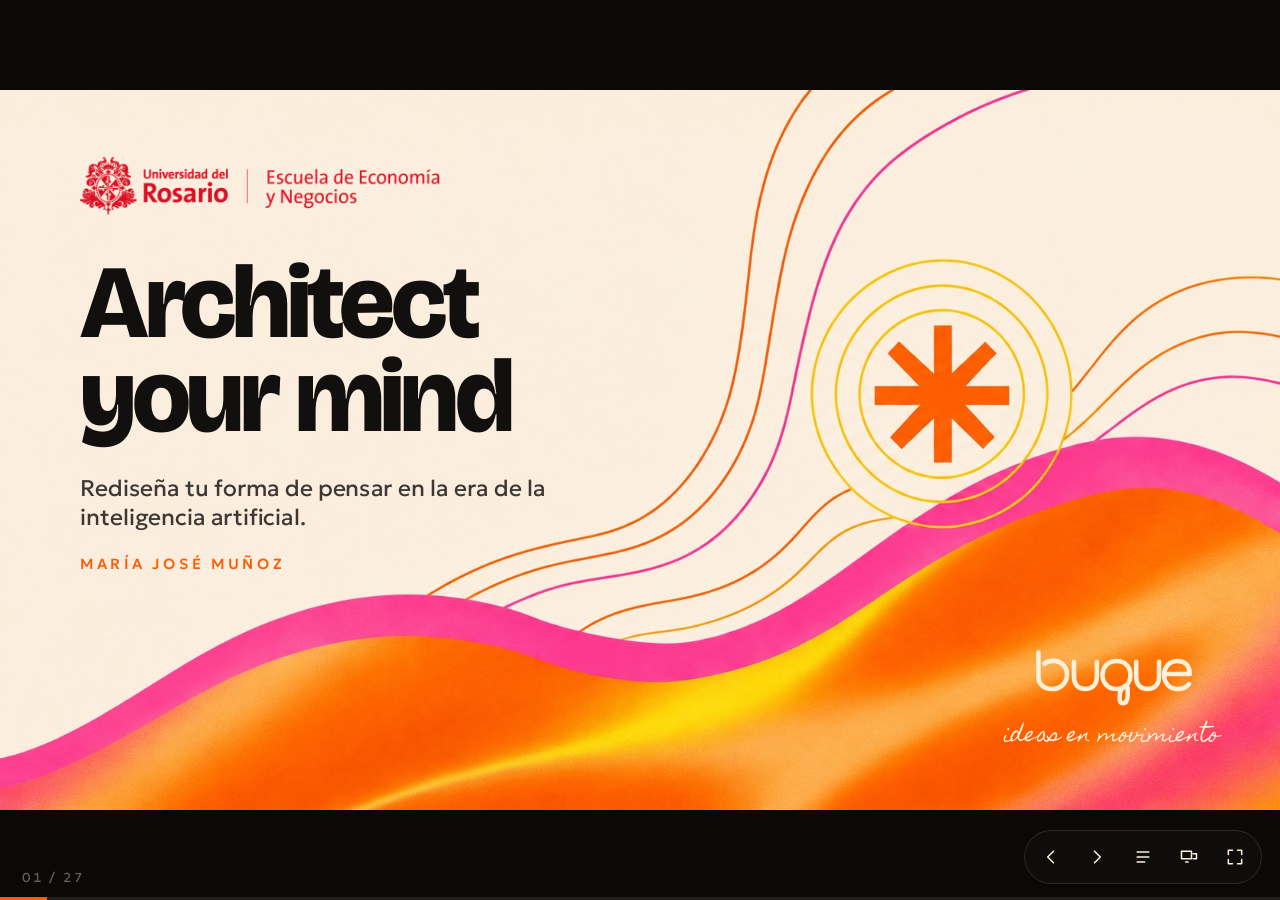
<file: ignite-build/index.html>
<!doctype html>
<html lang="es">
<head>
<meta charset="utf-8">
<meta name="viewport" content="width=device-width, initial-scale=1">
<title>Architect Your Mind</title>
<meta name="description" content="Conferencia de María José Muñoz: rediseña tu forma de pensar en la era de la inteligencia artificial.">
<meta name="theme-color" content="#12100F">
<link rel="icon" href="data:image/svg+xml,<svg xmlns='http://www.w3.org/2000/svg' viewBox='0 0 100 100'><circle cx='50' cy='50' r='44' fill='%23FF5A00'/></svg>">
<link rel="stylesheet" href="deck.css">
</head>
<body>

<div id="stage" aria-live="polite">

<!-- ======================================================
     01 — PORTADA
     ====================================================== -->
<section class="slide light tpl-wave" id="s01" data-title="Portada">
  <img class="wave-bg fade" src="img/portada-ondas.jpg" alt="" style="--d:0">
  <img class="logo-ur rv" style="--d:.2" src="img/logo-urosario.png" alt="Universidad del Rosario — Escuela de Economía y Negocios">
  <div class="cover-title">
    <h1 class="cover-h rv" style="--d:.5">Architect<br>your mind</h1>
    <p class="cover-lede rv" style="--d:1">Rediseña tu forma de pensar en la era de la inteligencia artificial.</p>
    <p class="cover-name rv" style="--d:1.4">María José Muñoz</p>
  </div>
  <div class="wave-brand rv" style="--d:1.8"><img src="img/buque-crema.svg" alt="buque"><span>ideas en movimiento</span></div>
  <aside class="notes" data-time="1:30">
    <p><b>Entrada.</b> Deja que aparezca el título antes de hablar. Camina al centro.</p>
    <p>“Hola. Antes de empezar quiero aclarar algo: esta no es una charla sobre 50 herramientas de inteligencia artificial. De eso hay mucho en internet, y cambia cada semana.”</p>
    <p>“Esta es una charla sobre algo que cambia mucho más despacio: la forma en que pensamos cuando nos enfrentamos a algo que todavía no sabemos hacer.”</p>
    <p>Preséntate en una frase, sin currículum: ingeniera mecatrónica, construyes producto y tecnología, y llevas años aprendiendo cosas que no sabías hacer.</p>
    <p><b>Puente:</b> “Y quiero empezar con una pregunta un poco incómoda.”</p>
  </aside>
</section>

<!-- ======================================================
     APERTURA DE BLOQUE — MINDSET
     ====================================================== -->
<section class="slide dark tpl-band band-or" id="b1" data-title="Bloque 01: Mindset">
  <div class="band fade" style="--d:0"><span class="band-word rv" style="--d:.2">Mindset</span></div>
  <div class="band-body">
    <p class="lbl rv" style="--d:.6">Bloque 01</p>
    <p class="band-line rv" style="--d:.9">Rediseñar cómo piensas</p>
    <i class="band-rule draw-x" style="--d:1.2"></i>
  </div>
  <aside class="notes" data-time="0:10">
    <p>Sin hablar sobre esta. Es solo la puerta del primer bloque: clic y entra la pregunta.</p>
  </aside>
</section>

<!-- ======================================================
     02 — LA PREGUNTA INCÓMODA
     ====================================================== -->
<section class="slide light" id="s02" data-title="La pregunta incómoda">
  <h2 class="q-huge rv" style="--d:.2">¿Cuántas ideas has <span class="mark">abandonado<svg viewBox="0 0 600 40" preserveAspectRatio="none" aria-hidden="true"><path class="draw" style="--d:1.3" pathLength="1" d="M6 26 C 120 12, 260 34, 380 20 S 540 14, 594 24"/></svg></span> antes de intentarlas?</h2>
  <aside class="notes" data-time="2:00">
    <p>Lee la pregunta despacio. Una sola vez.</p>
    <p>“Piensa en una idea concreta. Algo que quisiste hacer: un proyecto, un curso, un cambio de trabajo, un negocio, un instrumento, una app… y que dejaste antes de intentarlo.”</p>
    <p><b>[Silencio de 5 segundos. Cuéntalos. No llenes el silencio.]</b></p>
    <p>“¿La tienes? Quédate con ella. Va a acompañarnos toda la charla.”</p>
    <p>“No la abandonaste porque fuera mala. Probablemente la abandonaste por una frase que te dijiste antes de empezar.”</p>
    <p><b>Puente:</b> “Y eso es curioso, porque nunca habíamos tenido tantas herramientas para intentar cosas.”</p>
  </aside>
</section>

<!-- ======================================================
     03 — LA PARADOJA
     ====================================================== -->
<section class="slide dark" id="s03" data-title="La paradoja de nuestro tiempo">
  <svg class="scene" data-scene="paradox" viewBox="0 0 1920 1080" aria-hidden="true"></svg>
  <p class="para-a rv" style="--d:.6">Tenemos más herramientas que nunca.</p>
  <p class="para-b rv" data-step="1">Pero seguimos pensando desde los mismos límites.</p>
  <aside class="notes" data-time="2:30">
    <p>“Hoy cualquier persona con un celular puede aprender casi cualquier tema, prototipar una idea, traducir, diseñar, analizar datos… Hace cinco años muchas de estas cosas requerían un equipo.”</p>
    <p><b>[Clic]</b> — aparece la segunda frase.</p>
    <p>“Pero la estructura de la derecha no se mueve. La tecnología puede avanzar muchísimo más rápido que nuestra disposición a aprender, experimentar y cambiar de opinión.”</p>
    <p>[TU HISTORIA, 30 s: una herramienta que tenías a mano y no usaste porque “eso no era para ti”.]</p>
    <p><b>Puente:</b> “Entonces la diferencia no está en la herramienta. Está en lo que pasa en tu cabeza en el segundo después de decir ‘no sé’.”</p>
  </aside>
</section>

<!-- ======================================================
     04 — DOS FORMAS DE PENSAR
     ====================================================== -->
<section class="slide light" id="s04" data-title="Dos formas de pensar">
  <svg class="scene" data-scene="twoPaths" viewBox="0 0 1920 1080" aria-hidden="true"></svg>
  <div class="path-txt path-top">
    <p class="lbl rv" style="--d:.9">MENTALIDAD LIMITADA</p>
    <p class="path-q rv" style="--d:1.1">“No sé hacerlo.”</p>
    <p class="path-arrow rv" data-step="1">↓</p>
    <p class="path-end rv" data-step="1" style="--d:.9">“Entonces no puedo.”</p>
  </div>
  <div class="path-txt path-bot">
    <p class="lbl rv" style="--d:.9">MENTALIDAD BUILDER</p>
    <p class="path-q rv" style="--d:1.1">“No sé hacerlo.”</p>
    <p class="path-arrow rv" data-step="2">↓</p>
    <p class="path-end or rv" data-step="2" style="--d:.9">“¿Cómo podría aprender a hacerlo?”</p>
  </div>
  <aside class="notes" data-time="3:00">
    <p>“Mira el punto de partida: es exactamente el mismo. Las dos personas dicen ‘no sé hacerlo’. Y es verdad para las dos.”</p>
    <p><b>[Clic]</b> — camino de arriba. “Una lo convierte en una conclusión: entonces no puedo. Fin de la conversación. Pared.”</p>
    <p><b>[Clic]</b> — camino de abajo. “La otra lo convierte en una pregunta. Y una pregunta abre opciones: alguien que sepa, un tutorial, una prueba pequeña, una herramienta.”</p>
    <p>“La diferencia no es talento ni inteligencia. Es la interpretación y la siguiente decisión.”</p>
    <p>Pregunta al público: “¿Cuál de las dos frases usaste con la idea que pensaste hace un momento?”</p>
  </aside>
</section>

<!-- ======================================================
     05 — ¿POR QUÉ MINDSET ANTES QUE IA?
     ====================================================== -->
<section class="slide dark" id="s05" data-title="¿Por qué mindset antes que IA?">
  <svg class="scene" data-scene="tool" viewBox="0 0 1920 1080" aria-hidden="true"></svg>
  <p class="tool-q rv" style="--d:.8">Porque una herramienta no decide qué posibilidades eres capaz de imaginar.</p>
  <p class="tool-you rv" data-step="1" style="--d:.2">Tú sí.</p>
  <aside class="notes" data-time="2:30">
    <p>“Puede que te estés preguntando por qué una charla que tiene ‘inteligencia artificial’ en el subtítulo lleva diez minutos sin hablar de IA.”</p>
    <p>“La IA puede ayudarte a aprender, analizar, crear y ejecutar. Es una herramienta impresionante. Pero alguien tiene que formular el problema, elegir el objetivo, cuestionar las respuestas y decidir qué hacer con ellas.”</p>
    <p><b>[Clic]</b> — “Tú sí.” Pausa de 2 s.</p>
    <p>“Por eso no empezamos por los prompts. Primero tenemos que hablar de quién formula las preguntas y cómo decide qué hacer con las respuestas.”</p>
  </aside>
</section>

<!-- ======================================================
     06 — LA ARQUITECTURA DE TU MENTE
     ====================================================== -->
<section class="slide light" id="s06" data-title="La arquitectura de tu mente">
  <svg class="scene" data-scene="levels" viewBox="0 0 1920 1080" aria-hidden="true"></svg>
  <h2 class="lv-title rv" style="--d:.3">Tu forma de pensar tiene una arquitectura.</h2>
  <aside class="notes" data-time="3:30">
    <p>“Este es el modelo de toda la charla. No es una explicación científica completa de cómo funciona el cerebro; es un mapa práctico para revisar cómo decidimos.”</p>
    <p><b>[Clic] Creencias.</b> “Abajo, los cimientos: lo que creemos que es posible para nosotros.”</p>
    <p><b>[Clic] Preguntas.</b> “Esas creencias filtran las preguntas que nos hacemos. Si creo que no soy técnica, ni siquiera me pregunto cómo funciona algo.”</p>
    <p><b>[Clic] Decisiones.</b> “Las preguntas definen qué opciones evaluamos.”</p>
    <p><b>[Clic] Acciones.</b> “Las decisiones se vuelven acciones… o se quedan en pausa.”</p>
    <p><b>[Clic] Resultados.</b> “Y las acciones producen resultados.”</p>
    <p><b>[Clic]</b> — aparece el retorno. “Lo importante: lo que aprendemos de los resultados puede volver a la base y revisar las creencias. Esta estructura no está terminada. Se puede rediseñar.”</p>
  </aside>
</section>

<!-- ======================================================
     07 — LOS MUROS INVISIBLES
     ====================================================== -->
<section class="slide dark" id="s07" data-title="Los muros invisibles">
  <div class="wall" data-at="6">
    <div class="row"><i style="--g:2"></i><b data-step="1" style="--g:5">“No soy suficientemente buena.”</b><i style="--g:2"></i></div>
    <div class="row"><b data-step="2" style="--g:4">“Eso no es para mí.”</b><i style="--g:3"></i><i style="--g:2"></i></div>
    <div class="row"><i style="--g:1.6"></i><i style="--g:2"></i><b data-step="3" style="--g:5">“No tengo los conocimientos.”</b></div>
    <div class="row"><i style="--g:3"></i><b data-step="4" style="--g:5">“Ya es demasiado tarde.”</b><i style="--g:1.6"></i></div>
    <div class="row"><b data-step="5" style="--g:5.4">“Primero necesito estar lista.”</b><i style="--g:2"></i><i style="--g:2"></i></div>
    <div class="row"><i style="--g:2"></i><i style="--g:3"></i><i style="--g:2"></i><i style="--g:3"></i></div>
  </div>
  <aside class="notes" data-time="3:00">
    <p>“Este muro parece sólido. Parece hecho de realidad.”</p>
    <p><b>[Clic × 5]</b> — una frase por clic. Léelas en voz baja, como se las dice uno mismo. Puedes preguntar: “¿Alguien ha escuchado esta?” (manos arriba).</p>
    <p><b>[Clic]</b> — el muro se vuelve solo palabras.</p>
    <p>“Cuando lo miras de cerca, el muro no está hecho de ladrillos. Está hecho de frases.”</p>
    <p>“Ojo: no todos los obstáculos son imaginarios. Falta de tiempo, de dinero o de acceso son restricciones reales. Pero sí podemos revisar las conclusiones que sacamos de ellos.”</p>
    <p><b>Frase clave:</b> “A veces llamamos realidad a una conclusión que nunca hemos puesto a prueba.”</p>
    <p><b>Puente:</b> “¿Y de dónde salieron esas frases?”</p>
  </aside>
</section>

<!-- ======================================================
     07B — LOS MUROS HEREDADOS
     ====================================================== -->
<section class="slide light" id="s07b" data-title="Los muros heredados">
  <p class="lbl hr-lbl rv" style="--d:.1">¿DE DÓNDE VIENEN TUS MUROS?</p>
  <h2 class="hr-h rv" style="--d:.3">Muchos no los construiste tú.</h2>
  <div class="hr-cols">
    <div class="hr-col" data-step="1" data-dim-after="4"><b class="brick">“Estudia algo que dé plata.”</b><p class="lbl">Casa</p><p class="hr-who">papás, familia</p></div>
    <div class="hr-col" data-step="2" data-dim-after="4"><b class="brick">“Aquí las cosas siempre se han hecho así.”</b><p class="lbl">Trabajo</p><p class="hr-who">jefes, cultura de empresa</p></div>
    <div class="hr-col" data-step="3" data-dim-after="4"><b class="brick">“Equivocarse es perder puntos.”</b><p class="lbl">Escuela</p><p class="hr-who">profes, notas</p></div>
    <div class="hr-col" data-step="4" data-dim-after="4"><b class="brick">“¿Y tú quién te crees?”</b><p class="lbl">Entorno</p><p class="hr-who">amigos, comunidad, redes</p></div>
  </div>
  <div class="hr-end" data-step="5">
    <p class="rv">Muchos de tus límites no los elegiste. Los heredaste.</p>
    <p class="rv or" style="--d:.6">Y lo que heredaste, también lo puedes revisar.</p>
  </div>
  <aside class="notes" data-time="3:00">
    <p>“Esas frases del muro no salieron de la nada. Muchas las aprendimos antes de poder cuestionarlas.”</p>
    <p><b>[Clic] Casa.</b> “En la casa: ‘estudia algo que dé plata’, ‘no te arriesgues’, ‘eso es muy difícil’. Casi siempre nos lo dijeron para protegernos, no para frenarnos.”</p>
    <p><b>[Clic] Trabajo.</b> “En el trabajo: un jefe que dice ‘aquí las cosas siempre se han hecho así’, o una cultura donde proponer algo nuevo es arriesgarse a quedar mal.”</p>
    <p><b>[Clic] Escuela.</b> “En el colegio y la universidad aprendimos que equivocarse resta puntos. Construir es exactamente lo contrario: es equivocarse rápido y barato.”</p>
    <p><b>[Clic] Entorno.</b> “Y el entorno: los amigos, la comunidad, las redes. ‘¿Y tú quién te crees?’, ‘eso no es para gente como nosotros’.”</p>
    <p><b>[Clic]</b> — Lee las dos frases. “No se trata de culpar a nuestros papás ni a nuestros jefes. Ellos también heredaron sus muros. Se trata de darnos cuenta de que una frase que escuchamos muchas veces no se vuelve verdad por repetirse.”</p>
    <p>[TU HISTORIA] Una frase que te dijeron en casa o en un trabajo, y qué hiciste con ella.</p>
    <p><b>Puente:</b> “Para revisarlas, empecemos por una herramienta muy simple.”</p>
  </aside>
</section>

<!-- ======================================================
     08 — HECHOS VS. INTERPRETACIONES
     ====================================================== -->
<section class="slide light" id="s08" data-title="Hechos vs. interpretaciones">
  <svg class="scene" data-scene="factWall" viewBox="0 0 1920 1080" aria-hidden="true"></svg>
  <div class="fact rv" style="--d:.6">
    <p class="lbl">HECHO</p>
    <p class="fact-q">“No sé programar.”</p>
  </div>
  <div class="interp rv" data-step="1" data-at="2" style="--d:.6">
    <p class="lbl">INTERPRETACIÓN</p>
    <p class="interp-q">“Entonces nunca podré construir un producto digital.”</p>
  </div>
  <aside class="notes" data-time="3:00">
    <p>“Vamos a separar dos cosas que casi siempre llegan pegadas.”</p>
    <p>“Abajo, un hecho: no sé programar. Es verificable. Es una condición actual, no una sentencia.”</p>
    <p><b>[Clic]</b> — “Encima ponemos una interpretación: entonces nunca podré construir un producto digital. Fíjate cómo crece: de ‘hoy no sé’ a ‘nunca podré’.”</p>
    <p><b>[Clic]</b> — la pared se rompe. “Cuando separas el hecho de la conclusión aparecen caminos: aprender lo básico, trabajar con alguien que sí programa, crear un prototipo sin código, apoyarte en herramientas.”</p>
    <p>“El hecho sigue ahí. Lo que cambia es lo que haces con él.”</p>
  </aside>
</section>

<!-- ======================================================
     09 — ACTIVIDAD: IDENTIFICA TU MURO
     ====================================================== -->
<section class="slide dark" id="s09" data-title="Actividad: identifica tu muro">
  <svg class="scene" data-scene="timer" viewBox="0 0 1920 1080" aria-hidden="true"></svg>
  <p class="tm-lbl rv" style="--d:.3">PIENSA EN ALGO QUE QUIERES HACER.</p>
  <p class="tm-q rv" style="--d:.6">¿Qué te estás diciendo para no empezar?</p>
  <p class="tm-count rv" style="--d:.9" data-timer-count>60</p>
  <p class="tm-secs rv" style="--d:1.1">60 segundos.</p>
  <div class="tm-ctrl rv" style="--d:1.3" data-interactive>
    <button type="button" data-timer="toggle">Iniciar</button>
    <button type="button" data-timer="reset" class="ghost">Reiniciar</button>
  </div>
  <aside class="notes" data-time="2:30">
    <p>“Ahora te toca a ti. Vuelve a la idea que pensaste al principio.”</p>
    <p>“Saca el celular o una libreta y escribe una sola frase: ¿qué te estás diciendo para no empezar? No es para compartir. Es para ti.”</p>
    <p><b>Inicia el temporizador</b> (botón Iniciar o tecla T). Quédate en silencio.</p>
    <p>Al terminar: “¿Alguien quiere leer su frase en voz alta? Solo si quieres.” Escucha una o dos. No las corrijas; agradece.</p>
    <p>No se recogen respuestas: nada de lo que escriban sale de su libreta o su celular.</p>
    <p><b>Puente:</b> “Guarda esa frase. Vamos a hacer algo con ella.”</p>
  </aside>
</section>

<!-- ======================================================
     09B — CAN DO / WILL DO
     ====================================================== -->
<section class="slide light" id="s09b" data-title="Can do / Will do">
  <div class="cw-left">
    <p class="lbl rv" style="--d:.1">DOS PREGUNTAS DISTINTAS</p>
    <h2 class="cw-h rv" style="--d:.3">Can do<span>/</span><em>Will do</em></h2>
    <div class="cw-def" data-step="1">
      <p class="lbl rv">CAN DO · ¿Sé hacerlo?</p>
      <p class="cw-t rv" style="--d:.2">Conocimiento, habilidades, herramientas. <b>Se aprende.</b></p>
    </div>
    <div class="cw-def" data-step="2">
      <p class="lbl or rv">WILL DO · ¿Voy a hacerlo?</p>
      <p class="cw-t rv" style="--d:.2">Decisión, constancia, permiso para equivocarte. <b class="or">Se decide.</b></p>
    </div>
  </div>
  <div class="cw-matrix" data-step="3" data-at="4">
    <div class="cw-grid fade">
      <div class="q q-tl"><p class="q-n">Aprendes</p><p class="q-s">Quieres, todavía no sabes.</p><p class="q-k">“No sé hacerlo todavía.”</p></div>
      <div class="q q-tr"><p class="q-n">Construyes</p><p class="q-s">Quieres y sabes.</p></div>
      <div class="q q-bl"><p class="q-n">Muro</p><p class="q-s">No sabes y no quieres.</p></div>
      <div class="q q-br"><p class="q-n">Potencial dormido</p><p class="q-s">Sabes, pero no lo usas.</p></div>
    </div>
    <p class="ax ax-y lbl">WILL DO →</p>
    <p class="ax ax-x lbl">CAN DO →</p>
    <svg class="cw-arrow" viewBox="0 0 400 60" aria-hidden="true"><path class="draw" data-step="4" pathLength="1" d="M10 30 H380 M362 14 L384 30 L362 46"/></svg>
  </div>
  <aside class="notes" data-time="3:00">
    <p>“Vuelve a la frase que escribiste. Te propongo hacerle una pregunta: ¿es un tema de can do o de will do?”</p>
    <p><b>[Clic] Can do.</b> “Can do es si sabes hacerlo: conocimiento, habilidades, herramientas. Eso se aprende. Y hoy se aprende más rápido que nunca.”</p>
    <p><b>[Clic] Will do.</b> “Will do es si vas a hacerlo: la decisión, la constancia, darte permiso de equivocarte. Eso no se aprende en un curso. Se decide.”</p>
    <p><b>[Clic]</b> — la matriz. “Cuando cruzas las dos aparecen cuatro lugares.” Recórrelos rápido: muro, potencial dormido, construyes.</p>
    <p><b>[Clic]</b> — se enciende «Aprendes». “Y este es el que más me importa. Quieres, pero todavía no sabes. Ese no es un lugar de fracaso: es donde empieza todo. Es el ‘no sé hacerlo todavía’.”</p>
    <p>“Muchas veces decimos ‘no sé’ cuando en realidad es ‘no me atrevo’. Si es can do, se resuelve aprendiendo. Si es will do, nadie lo puede resolver por ti.”</p>
    <p><b>Puente:</b> “Y para eso tengo una palabra.”</p>
  </aside>
</section>

<!-- ======================================================
     10 — IGNITE
     ====================================================== -->
<section class="slide dark" id="s10" data-title="Ignite">
  <svg class="scene" data-scene="ignite" viewBox="0 0 1920 1080" aria-hidden="true"></svg>
  <h2 class="ig-word rv" style="--d:1">IGNITE</h2>
  <div class="ig-lines">
    <p class="rv" data-step="1">No se trata de creer que puedes hacerlo todo.</p>
    <p class="rv or" data-step="1" style="--d:.8">Se trata de dejar de asumir que no puedes aprender.</p>
  </div>
  <aside class="notes" data-time="1:30">
    <p>Deja que las líneas se enciendan. Silencio de 3 s.</p>
    <p>“IGNITE: encender. Es la primera de las dos palabras que quiero que te lleves hoy.”</p>
    <p><b>[Clic]</b> — “Y quiero ser muy clara con lo que NO es: no es pensamiento positivo. No es decir que todo es posible si lo deseas mucho. Hay cosas difíciles, y está bien reconocerlo.”</p>
    <p>“Es algo más pequeño y más poderoso: dejar de asumir que no puedes aprender.”</p>
  </aside>
</section>

<!-- ======================================================
     11 — CAMBIA LAS PREGUNTAS
     ====================================================== -->
<section class="slide light" id="s11" data-title="Cambia las preguntas">
  <div class="swap" data-dim-after="1">
    <div class="swap-from"><p class="lbl">En lugar de:</p><p class="swap-q">“No puedo.”</p></div>
    <svg class="swap-arrow" viewBox="0 0 120 40" aria-hidden="true"><path class="draw" data-step="1" pathLength="1" d="M4 20 H110 M96 8 L112 20 L96 32"/></svg>
    <div class="swap-to" data-step="1"><p class="lbl">Pregunta:</p><p class="swap-q"><span>“¿Qué necesitaría para intentarlo?”</span></p></div>
  </div>
  <div class="swap" data-step="2" data-dim-after="3">
    <div class="swap-from"><p class="lbl">En lugar de:</p><p class="swap-q">“No sé.”</p></div>
    <svg class="swap-arrow" viewBox="0 0 120 40" aria-hidden="true"><path class="draw" data-step="3" pathLength="1" d="M4 20 H110 M96 8 L112 20 L96 32"/></svg>
    <div class="swap-to" data-step="3"><p class="lbl">Pregunta:</p><p class="swap-q"><span>“¿Cuál es la primera cosa que debo aprender?”</span></p></div>
  </div>
  <div class="swap" data-step="4">
    <div class="swap-from"><p class="lbl">En lugar de:</p><p class="swap-q">“¿Y si fracaso?”</p></div>
    <svg class="swap-arrow" viewBox="0 0 120 40" aria-hidden="true"><path class="draw" data-step="5" pathLength="1" d="M4 20 H110 M96 8 L112 20 L96 32"/></svg>
    <div class="swap-to" data-step="5"><p class="lbl">Pregunta:</p><p class="swap-q"><span>“¿Qué puedo descubrir con una prueba pequeña?”</span></p></div>
  </div>
  <aside class="notes" data-time="3:30">
    <p>“La técnica más simple que conozco para mover un muro es cambiar la pregunta.”</p>
    <p><b>[Clic]</b> “No puedo” → “¿Qué necesitaría para intentarlo?” — “La primera cierra. La segunda te obliga a hacer una lista. Y una lista ya es un plan.”</p>
    <p><b>[Clic] [Clic]</b> “No sé” → “¿Cuál es la primera cosa que debo aprender?” — “No necesitas aprenderlo todo. Necesitas la primera cosa.”</p>
    <p><b>[Clic] [Clic]</b> “¿Y si fracaso?” → “¿Qué puedo descubrir con una prueba pequeña?” — “Si la prueba es pequeña, fracasar es barato. Y lo que descubres es información.”</p>
    <p>Invita: “Toma la frase que escribiste y conviértela en una pregunta.” (15 s)</p>
  </aside>
</section>

<!-- ======================================================
     12 — ASÍ PIENSA UN BUILDER
     ====================================================== -->
<section class="slide dark" id="s12" data-title="Así piensa un builder">
  <svg class="scene" data-scene="builder" viewBox="0 0 1920 1080" aria-hidden="true"></svg>
  <div class="bd-txt">
    <p class="rv" style="--d:.2">No espera a tener todas las respuestas.</p>
    <p class="rv or" style="--d:.7">Construye una manera de encontrarlas.</p>
  </div>
  <aside class="notes" data-time="3:00">
    <p>“Cuando digo builder no hablo solo de quien funda una empresa. Hablo de una forma de actuar.”</p>
    <p><b>[Clic] Problema.</b> “Un builder empieza observando un problema real, no una solución bonita.” (El plano aparece como boceto.)</p>
    <p><b>[Clic] Hipótesis.</b> “Propone una explicación: creo que pasa esto, por esto.”</p>
    <p><b>[Clic] Experimento.</b> “Diseña una prueba para comprobarlo. Pequeña, rápida.”</p>
    <p><b>[Clic] Aprendizaje.</b> “Y usa el resultado para decidir qué hacer después. Y vuelve a empezar.”</p>
    <p>“Pensar como founder no significa que todo el mundo deba tener una empresa. Significa aprender a actuar cuando todavía no existe una respuesta clara.”</p>
    <p>[TU HISTORIA, 45 s: un problema que resolviste en tu trabajo sin saber al inicio cómo hacerlo.]</p>
  </aside>
</section>

<!-- ======================================================
     13 — LAS CUATRO CAPACIDADES
     ====================================================== -->
<section class="slide light" id="s13" data-title="Las cuatro capacidades">
  <svg class="scene" data-scene="columns" viewBox="0 0 1920 1080" aria-hidden="true"></svg>
  <aside class="notes" data-time="3:00">
    <p>“Si tuviera que resumir qué entrenar para aprender y trabajar con tecnologías nuevas, serían cuatro capacidades. No son las únicas, pero son un buen punto de partida.”</p>
    <p><b>[Clic] Curiosidad</b> — hacer mejores preguntas.</p>
    <p><b>[Clic] Criterio</b> — evaluar antes de creer. “Especialmente ahora, que todo suena convincente.”</p>
    <p><b>[Clic] Aprendizaje</b> — avanzar sin saberlo todo.</p>
    <p><b>[Clic] Ejecución</b> — convertir ideas en evidencia.</p>
    <p><b>[Clic]</b> — aparece la estructura común. “La curiosidad abre posibilidades. El criterio permite evaluarlas. El aprendizaje desarrolla capacidades. La ejecución conecta todo eso con la realidad. Si falta una columna, la estructura se inclina.”</p>
  </aside>
</section>

<!-- ======================================================
     APERTURA DE BLOQUE — IA
     ====================================================== -->
<section class="slide dark tpl-band band-bl" id="b2" data-title="Bloque 02: IA">
  <div class="band fade" style="--d:0"><span class="band-word rv" style="--d:.2">IA</span></div>
  <div class="band-body">
    <p class="lbl rv" style="--d:.6">Bloque 02</p>
    <p class="band-line rv" style="--d:.9">Pensar con inteligencia artificial</p>
    <i class="band-rule draw-x" style="--d:1.2"></i>
  </div>
  <aside class="notes" data-time="0:10">
    <p>“Ahora sí: hablemos de inteligencia artificial.” Clic.</p>
  </aside>
</section>

<!-- ======================================================
     14 — EL CAMBIO EN LAS REGLAS DEL JUEGO
     ====================================================== -->
<section class="slide dark" id="s14" data-title="El cambio en las reglas del juego">
  <svg class="scene" data-scene="rules" viewBox="0 0 1920 1080" aria-hidden="true"></svg>
  <div class="rl rl-a rv" style="--d:.8">
    <p class="lbl">ANTES</p>
    <p class="rl-q">“Necesito dominar todas las herramientas para comenzar.”</p>
  </div>
  <div class="rl rl-b rv" data-step="1" style="--d:.9">
    <p class="lbl bl">AHORA</p>
    <p class="rl-q">“Puedo comenzar, aprender y prototipar con nuevas herramientas.”</p>
  </div>
  <aside class="notes" data-time="2:30">
    <p>“Aquí es donde entra la inteligencia artificial en esta historia. Fíjate en el color: a partir de ahora, el azul es la IA.”</p>
    <p>“Antes, para empezar algo nuevo sentíamos que había que recorrer todo el laberinto: dominar cada herramienta, pasar cada puerta.”</p>
    <p><b>[Clic]</b> — “Hoy la IA y las herramientas de creación reducen algunas barreras iniciales: puedes aprender más rápido, prototipar antes y conectar piezas.”</p>
    <p>“Ojo con lo que NO dije: no elimina la necesidad de conocimiento, de colaboración ni de validar. Baja la barrera de entrada; no hace el trabajo por ti.”</p>
  </aside>
</section>

<!-- ======================================================
     15 — LA IA ENTRA EN LA ECUACIÓN
     ====================================================== -->
<section class="slide light" id="s15" data-title="La IA entra en la ecuación">
  <svg class="scene" data-scene="equation" viewBox="0 0 1920 1080" aria-hidden="true"></svg>
  <div class="eq-txt">
    <p class="rv" style="--d:.2">La IA no tiene que ser tu punto de partida.</p>
    <p class="rv bl" style="--d:.7">Puede ser tu acelerador.</p>
  </div>
  <aside class="notes" data-time="2:30">
    <p>“La IA no tiene que ser tu punto de partida. Puede ser tu acelerador.”</p>
    <p><b>[Clic]</b> “Tú defines el problema.” — “Nadie lo puede hacer por ti, porque nadie conoce tu contexto como tú.”</p>
    <p><b>[Clic]</b> “La IA te ayuda a explorar.” — “Genera opciones, ángulos, borradores, preguntas que no se te habían ocurrido. Muchas direcciones.”</p>
    <p><b>[Clic]</b> “Tú validas y decides.” — “De todas esas direcciones, tú eliges una con criterio. El control de la dirección y la decisión se queda contigo.”</p>
  </aside>
</section>

<!-- ======================================================
     16 — LA CALIDAD DE TUS PREGUNTAS
     ====================================================== -->
<section class="slide dark" id="s16" data-title="La calidad de tus preguntas">
  <svg class="scene" data-scene="prompts" viewBox="0 0 1920 1080" aria-hidden="true"></svg>
  <div class="pr pr-a rv" style="--d:.3">
    <p class="lbl">PREGUNTA 01</p>
    <p class="bubble">“Dame ideas para emprender.”</p>
  </div>
  <div class="pr pr-b rv" data-step="1">
    <p class="lbl bl">PREGUNTA 02</p>
    <p class="bubble">“Quiero resolver un problema real. Ayúdame a identificar mis supuestos, encontrar oportunidades y diseñar una prueba pequeña para validar una idea.”</p>
  </div>
  <aside class="notes" data-time="3:00">
    <p>“Mira estas dos preguntas. Las dos son válidas. Pero no van a llevar al mismo lugar.”</p>
    <p>“La primera es genérica. Te va a devolver una lista genérica: lo mismo que a cualquier otra persona que la escriba.”</p>
    <p><b>[Clic]</b> — “La segunda tiene un objetivo, reconoce que tienes supuestos y pide un siguiente paso concreto.”</p>
    <p><b>[Clic]</b> — “Y por eso se conecta con un proceso: problema, hipótesis, experimento.”</p>
    <p>“No necesitamos memorizar una fórmula mágica para pedirle cosas a la IA. Necesitamos aprender a estructurar mejor lo que queremos entender y construir.”</p>
  </aside>
</section>

<!-- ======================================================
     17 — CUATRO FORMAS DE PENSAR CON IA
     ====================================================== -->
<section class="slide light" id="s17" data-title="Cuatro formas de pensar con IA">
  <svg class="scene" data-scene="roles" viewBox="0 0 1920 1080" aria-hidden="true"></svg>
  <div class="role r1" data-step="1" data-role="1" data-interactive>
    <p class="lbl">01 / TUTOR</p>
    <p class="role-q">Ayúdame a aprender algo nuevo.</p>
    <p class="role-ex">“Explícame qué es una API como si viniera del diseño, y después hazme tres preguntas para comprobar si entendí.”</p>
  </div>
  <div class="role r2" data-step="2" data-role="2" data-interactive>
    <p class="lbl">02 / SPARRING</p>
    <p class="role-q">Cuestiona mi razonamiento.</p>
    <p class="role-ex">“Esta es mi idea y por qué creo que va a funcionar. Dime cuáles son los tres supuestos más débiles.”</p>
  </div>
  <div class="role r3" data-step="3" data-role="3" data-interactive>
    <p class="lbl">03 / PROTOTIPADOR</p>
    <p class="role-q">Ayúdame a convertir una idea en una primera versión.</p>
    <p class="role-ex">“Convierte esta descripción en la estructura y los textos de una página sencilla que pueda mostrarle a cinco personas.”</p>
  </div>
  <div class="role r4" data-step="4" data-role="4" data-interactive>
    <p class="lbl">04 / ANALISTA</p>
    <p class="role-q">Ayúdame a organizar información y evaluar opciones.</p>
    <p class="role-ex">“Agrupa por temas estas notas de entrevistas y dime qué información me falta para decidir.”</p>
  </div>
  <p class="rigor rv" data-step="5">Las respuestas pueden tener errores. Verifica fuentes, datos y supuestos.</p>
  <aside class="notes" data-time="3:30">
    <p>“Esto no es un tutorial. Son cuatro formas de pensar con IA; cada una complementa una capacidad tuya.” Puedes hacer clic en cualquier rol para volver a él.</p>
    <p><b>[Clic] Tutor.</b> “Para aprender algo nuevo a tu ritmo, con preguntas que comprueben si entendiste.”</p>
    <p><b>[Clic] Sparring.</b> “Para que alguien te lleve la contraria. Pídele que ataque tu idea, no que la aplauda.”</p>
    <p><b>[Clic] Prototipador.</b> “Para pasar de idea a primera versión: un texto, una estructura, un mockup.”</p>
    <p><b>[Clic] Analista.</b> “Para ordenar información y comparar opciones.”</p>
    <p><b>[Clic] Nota de rigor (importante):</b> “En los cuatro casos: las respuestas pueden tener errores, inventar datos o fuentes. El análisis siempre requiere verificar fuentes, datos y supuestos.”</p>
  </aside>
</section>

<!-- ======================================================
     18 — VELOCIDAD SIN CRITERIO ES RUIDO
     ====================================================== -->
<section class="slide dark" id="s18" data-title="Velocidad sin criterio es ruido">
  <svg class="scene" data-scene="speed" viewBox="0 0 1920 1080" aria-hidden="true"></svg>
  <p class="sp-a rv" style="--d:.2">La IA puede ayudarte a ir más rápido.</p>
  <p class="sp-b rv" data-step="1" style="--d:1.6">Pero ir más rápido no significa ir en la dirección correcta.</p>
  <aside class="notes" data-time="2:00">
    <p>“La IA puede ayudarte a ir más rápido. Mucho más rápido.”</p>
    <p><b>[Clic]</b> — la línea naranja. “Pero ir más rápido no significa ir en la dirección correcta.”</p>
    <p>“La IA puede equivocarse, inventar información, reproducir sesgos o ignorar contexto que solo tú conoces.”</p>
    <p>“No delegues ciegamente decisiones importantes. Define criterios, contrasta evidencia y verifica resultados. Movimiento no es lo mismo que dirección.”</p>
  </aside>
</section>

<!-- ======================================================
     APERTURA DE BLOQUE — BUILD
     ====================================================== -->
<section class="slide dark tpl-band band-pk" id="b3" data-title="Bloque 03: Build">
  <div class="band fade" style="--d:0"><span class="band-word rv" style="--d:.2">Build</span></div>
  <div class="band-body">
    <p class="lbl rv" style="--d:.6">Bloque 03</p>
    <p class="band-line rv" style="--d:.9">De la idea a la evidencia</p>
    <i class="band-rule draw-x" style="--d:1.2"></i>
  </div>
  <aside class="notes" data-time="0:10">
    <p>“Y la última parte: construir.” Clic.</p>
  </aside>
</section>

<!-- ======================================================
     19 — BUILD
     ====================================================== -->
<section class="slide light" id="s19" data-title="Build: de la idea a la evidencia">
  <svg class="scene" data-scene="build" viewBox="0 0 1920 1080" aria-hidden="true"></svg>
  <h2 class="bu-word rv" style="--d:.2">BUILD</h2>
  <div class="bu-txt">
    <p class="rv" style="--d:.6">No necesitas comenzar con algo perfecto.</p>
    <p class="rv" style="--d:1">Necesitas construir algo que te permita aprender.</p>
  </div>
  <aside class="notes" data-time="3:00">
    <p>“Y esta es la segunda palabra: BUILD.”</p>
    <p><b>[Clic] Idea.</b> “Empiezas con un boceto.”</p>
    <p><b>[Clic] Supuesto.</b> “Lo conviertes en algo que crees que es verdad y se puede comprobar.”</p>
    <p><b>[Clic] Prueba.</b> “Diseñas la prueba más pequeña posible.”</p>
    <p><b>[Clic] Señal.</b> “Miras qué pasa: ¿la gente responde, pregunta, paga, vuelve?”</p>
    <p><b>[Clic] Decisión.</b> “Con esa señal decides: integrar, ajustar o descartar.”</p>
    <p>“Construir no siempre significa programar. También puede significar hacer una entrevista, crear una propuesta, probar un servicio, enseñar algo o validar una necesidad.”</p>
  </aside>
</section>

<!-- ======================================================
     20 — UN EJEMPLO
     ====================================================== -->
<section class="slide dark" id="s20" data-title="Un ejemplo: de limitación a experimento">
  <svg class="scene" data-scene="story" viewBox="0 0 1920 1080" aria-hidden="true"></svg>
  <p class="lbl st-tag rv" style="--d:.1">CASO HIPOTÉTICO</p>
  <div class="st st1 rv" style="--d:.8"><p class="lbl">IDEA</p><p>Quiero solucionar un problema con tecnología.</p></div>
  <div class="st st2 rv" data-step="1" style="--d:.6"><p class="lbl">LIMITACIÓN</p><p>“No sé desarrollar software.”</p></div>
  <div class="st st3 rv" data-step="2" style="--d:.6"><p class="lbl">NUEVA PREGUNTA</p><p>“¿Cómo podría comprobar si el problema merece una solución?”</p></div>
  <div class="st st4 rv" data-step="3" style="--d:.6"><p class="lbl">PRIMER EXPERIMENTO</p><p>Hablar con cinco personas, diseñar un prototipo sencillo con ayuda de IA y recoger feedback.</p></div>
  <aside class="notes" data-time="3:00">
    <p>“Vamos a juntar todo en un caso. Es hipotético: no es una historia de éxito ni una validación comercial, es un ejemplo de cómo pensar.”</p>
    <p>“Alguien quiere solucionar un problema con tecnología. Todavía no está claro cuál ni cómo.”</p>
    <p><b>[Clic]</b> — “Aparece la pared: no sé desarrollar software.”</p>
    <p><b>[Clic]</b> — “Cambia la pregunta: ¿cómo podría comprobar si el problema merece una solución? Fíjate que la nueva pregunta ni siquiera necesita software.”</p>
    <p><b>[Clic]</b> — “Primer experimento: hablar con cinco personas que tengan el problema, diseñar un prototipo sencillo con ayuda de IA y recoger feedback. Eso se puede hacer en una semana.”</p>
  </aside>
</section>

<!-- ======================================================
     21 — TU RETO DE 7 DÍAS
     ====================================================== -->
<section class="slide light" id="s21" data-title="Tu reto de 7 días">
  <svg class="scene" data-scene="challenge" viewBox="0 0 1920 1080" aria-hidden="true"></svg>
  <div class="ch-txt">
    <h2 class="rv" style="--d:.2">TU RETO DE 7 DÍAS</h2>
    <ol>
      <li data-step="1" data-dim-after="1"><span>1.</span> Identifica una limitación.</li>
      <li data-step="2" data-dim-after="2"><span>2.</span> Transfórmala en una pregunta.</li>
      <li data-step="3" data-dim-after="3"><span>3.</span> Diseña una prueba pequeña.</li>
      <li data-step="4" data-dim-after="4"><span>4.</span> Utiliza IA si te ayuda a avanzar.</li>
      <li data-step="5" data-dim-after="5"><span>5.</span> Aprende del resultado.</li>
    </ol>
  </div>
  <aside class="notes" data-time="3:30">
    <p>“No quiero que salgas de aquí solo motivada o motivado. La motivación dura hasta el martes. Quiero que salgas con un plan de siete días.”</p>
    <p><b>[Clic × 5]</b> — un módulo por paso. Comenta cada uno en una frase.</p>
    <p><b>[Clic]</b> — la estructura queda en su primera versión. “No está terminada. Es la versión 1. Y está abierta a cambios.”</p>
    <p><b>Actividad (60–90 s):</b> “Escribe dos cosas: qué vas a hacer en las próximas 24 a 48 horas, y qué evidencia vas a buscar durante los siguientes siete días.” Puedes volver a la diapositiva 09 si quieres el temporizador.</p>
  </aside>
</section>

<!-- ======================================================
     22 — CIERRE
     ====================================================== -->
<section class="slide light tpl-wave" id="s22" data-title="Cierre">
  <img class="wave-bg fade" src="img/portada-ondas.jpg" alt="" style="--d:0">
  <img class="logo-ur rv" style="--d:.2" src="img/logo-urosario.png" alt="Universidad del Rosario — Escuela de Economía y Negocios">
  <div class="end-txt">
    <p class="end-a rv" style="--d:.6">Tu siguiente versión no se descubre.</p>
    <p class="end-b rv" style="--d:1.4">Se construye.</p>
    <p class="end-q rv" style="--d:2.4">¿Qué vas a empezar a construir hoy?</p>
  </div>
  <div class="wave-brand rv" style="--d:3"><img src="img/buque-crema.svg" alt="buque"><span>ideas en movimiento</span></div>
  <aside class="notes" data-time="1:30">
    <p>“Volvemos a donde empezamos, pero ya no con la misma pregunta. Al principio era ‘no sé hacerlo’. Ahora es ‘no sé hacerlo todavía’.”</p>
    <p>“La arquitectura de tu mente no está terminada: sigue cambiando cada vez que construyes algo.”</p>
    <p>Lee la frase. Despacio.</p>
    <p>“¿Qué vas a empezar a construir hoy?”</p>
    <p><b>[Pausa larga. No agregues explicación.]</b> “Gracias.”</p>
  </aside>
</section>

</div>

<!-- chrome -->
<div id="progress" aria-hidden="true"><span></span></div>
<p id="counter" aria-hidden="true"></p>
<nav id="controls" aria-label="Controles de la presentación">
  <button type="button" data-cmd="prev" aria-label="Anterior"><svg viewBox="0 0 24 24"><path d="M15 5l-7 7 7 7"/></svg></button>
  <button type="button" data-cmd="next" aria-label="Siguiente"><svg viewBox="0 0 24 24"><path d="M9 5l7 7-7 7"/></svg></button>
  <button type="button" data-cmd="notes" aria-label="Notas (N)"><svg viewBox="0 0 24 24"><path d="M5 6h14M5 12h14M5 18h9"/></svg></button>
  <button type="button" data-cmd="presenter" aria-label="Modo presentadora (P)"><svg viewBox="0 0 24 24"><path d="M3 5h12v9H3zM17 8h4v6h-4M8 18h3"/></svg></button>
  <button type="button" data-cmd="fullscreen" aria-label="Pantalla completa (F)"><svg viewBox="0 0 24 24"><path d="M4 9V4h5M20 9V4h-5M4 15v5h5M20 15v5h-5"/></svg></button>
</nav>
<div id="notes-panel" hidden></div>

<script src="deck.js"></script>
</body>
</html>
</file>
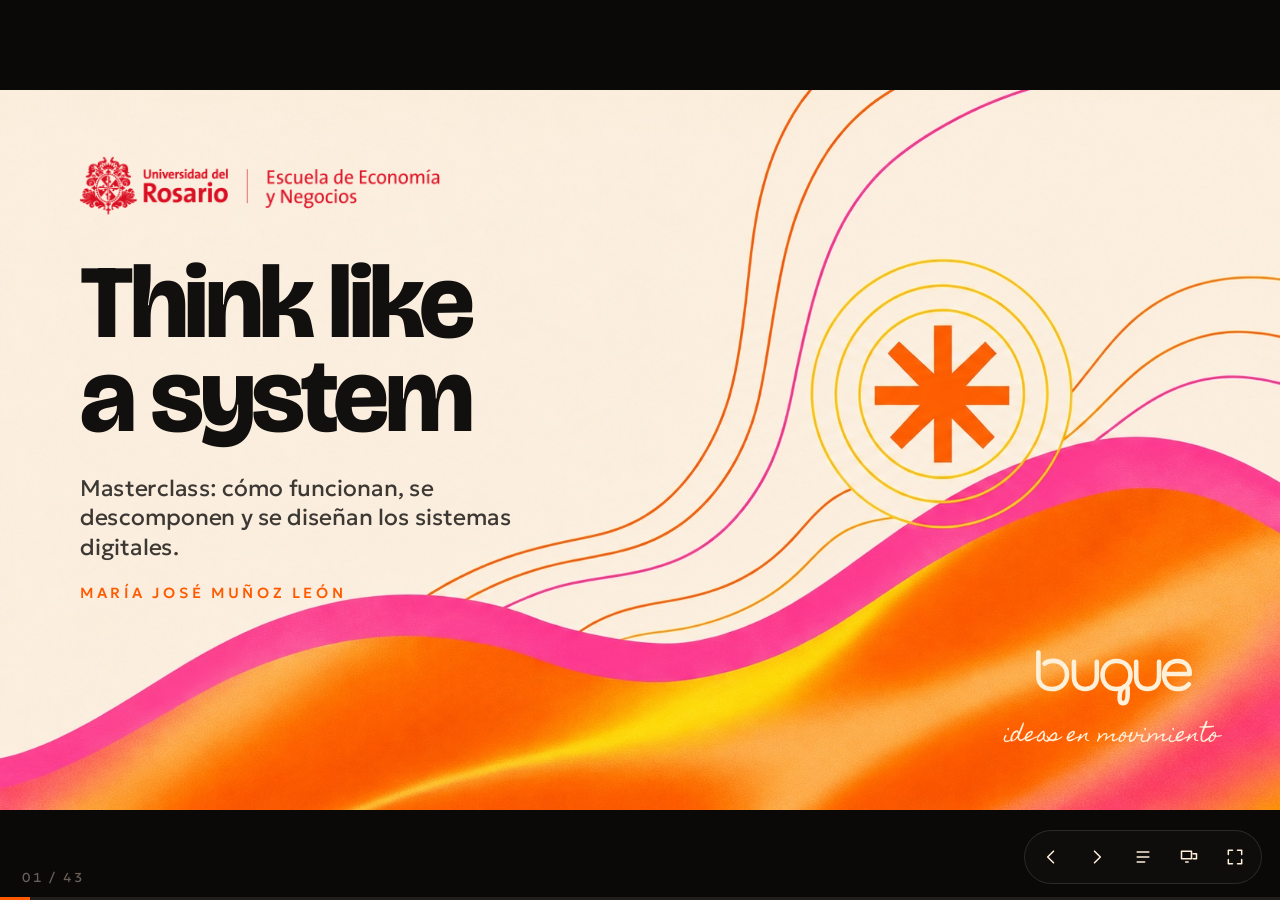
<file: think-like-a-system/index.html>
<!doctype html>
<html lang="es">
<head>
<meta charset="utf-8">
<meta name="viewport" content="width=device-width, initial-scale=1">
<title>Think Like a System</title>
<meta name="description" content="Masterclass de María José Muñoz León: cómo funcionan, se descomponen y se diseñan los sistemas digitales.">
<meta name="theme-color" content="#12100F">
<link rel="icon" href="data:image/svg+xml,<svg xmlns='http://www.w3.org/2000/svg' viewBox='0 0 100 100'><circle cx='50' cy='50' r='44' fill='%23FF5A00'/></svg>">
<link rel="stylesheet" href="deck.css">
</head>
<body>

<div id="stage" aria-live="polite">

<!-- ======================================================
     PORTADA
     ====================================================== -->
<section class="slide light tpl-wave" id="cover" data-title="Portada">
  <img class="wave-bg fade" src="img/portada-ondas.jpg" alt="" style="--d:0">
  <img class="logo-ur rv" style="--d:.2" src="img/logo-urosario.png" alt="Universidad del Rosario — Escuela de Economía y Negocios">
  <div class="cover-title">
    <h1 class="cover-h rv" style="--d:.5">Think like<br>a system</h1>
    <p class="cover-lede rv" style="--d:1">Masterclass: cómo funcionan, se descomponen y se diseñan los sistemas digitales.</p>
    <p class="cover-name rv" style="--d:1.4">María José Muñoz León</p>
  </div>
  <div class="wave-brand rv" style="--d:1.8"><img src="img/buque-crema.svg" alt="buque"><span>ideas en movimiento</span></div>
  <aside class="notes" data-time="0:00">
    <p><b>Antes de empezar.</b> Esta portada queda en pantalla mientras entra la gente. El reloj de la masterclass arranca con el primer clic en el modo presentadora (P).</p>
    <p><b>Mapa de las 2 horas.</b> Parte 1, charla conceptual: 70 min en seis capítulos. Parte 2, Systems Lab: 45 min en cinco etapas con temporizador. Parte 3, presentaciones y cierre: 5 min.</p>
    <p><b>Caso conductor.</b> Toda la charla usa el mismo sistema: gestión de capacitaciones y certificaciones. Laura Gómez (estudiante 101) cursa Analítica de datos (curso 7, 40 horas). Lleva 38 horas verificadas. Su inscripción es la 5501. Cuando complete los requisitos recibirá el certificado CERT-7Q4M-2K9X.</p>
    <p><b>Regla de la sesión:</b> aquí no se programa. Vamos a aprender a pensar como quien diseña sistemas; el código vendrá después, y la IA puede ayudar a escribirlo.</p>
  </aside>
</section>

<!-- ======================================================
     CAPÍTULO 1
     ====================================================== -->
<section class="slide dark tpl-band band-or" id="ch1" data-title="Capítulo 1: What is a system?">
  <div class="band fade" style="--d:0"><span class="band-word rv" style="--d:.2">System</span></div>
  <div class="band-body">
    <p class="lbl rv" style="--d:.6">Capítulo 01 · 10 min</p>
    <p class="band-line rv" style="--d:.9">What is a system?</p>
    <p class="band-sub rv" style="--d:1.2">Si entiendes una máquina, puedes entender cualquier sistema.</p>
    <i class="band-rule" style="--d:1.4"></i>
  </div>
  <aside class="notes" data-time="0:00">
    <p>Puerta del capítulo 1. Sin explicación: clic y entra la primera pregunta. El tiempo del capítulo (10 min) está repartido en sus cuatro diapositivas.</p>
  </aside>
</section>

<!-- ======================================================
     01 — THINK LIKE A SYSTEM
     ====================================================== -->
<section class="slide dark" id="d01" data-title="01 · Think like a system">
  <div class="sl">
    <p class="k lbl rv"><b>01</b> Capítulo 1 · What is a system?</p>
    <h2 class="t rv" style="--d:.15;font-size:66px;max-width:none">Entiende una máquina, <em>entiende cualquier sistema</em></h2>
    <p class="lede rv" style="--d:.3">Cuando entiendes cómo funciona una máquina, <b>diseñar un sistema en cualquier ámbito se vuelve más sencillo</b>: siempre hay algo que entra, algo que lo transforma y algo que sale.</p>
    <div class="mgrid">
        <div class="mc  rv" data-step="1" style="--d:0.00">
          <p class="mc-n">Cafetera</p>
          <p class="mc-r"><span>Entra</span>Agua y café molido</p>
          <p class="mc-r"><span>Pasa</span>Calienta y filtra</p>
          <p class="mc-r"><span>Sale</span>Una taza de café</p>
        </div>
        <div class="mc  rv" data-step="2" style="--d:0.00">
          <p class="mc-n">Restaurante</p>
          <p class="mc-r"><span>Entra</span>Tu pedido</p>
          <p class="mc-r"><span>Pasa</span>La cocina lo prepara</p>
          <p class="mc-r"><span>Sale</span>El plato en la mesa</p>
        </div>
        <div class="mc  rv" data-step="2" style="--d:0.12">
          <p class="mc-n">Semáforo</p>
          <p class="mc-r"><span>Entra</span>El tiempo que pasa</p>
          <p class="mc-r"><span>Pasa</span>Una regla de cambio</p>
          <p class="mc-r"><span>Sale</span>Verde, amarillo o rojo</p>
        </div>
        <div class="mc  rv" data-step="2" style="--d:0.24">
          <p class="mc-n">Cajero automático</p>
          <p class="mc-r"><span>Entra</span>Tarjeta y clave</p>
          <p class="mc-r"><span>Pasa</span>El banco verifica</p>
          <p class="mc-r"><span>Sale</span>Billetes y recibo</p>
        </div>
        <div class="mc  rv" data-step="2" style="--d:0.36">
          <p class="mc-n">Tu cuerpo</p>
          <p class="mc-r"><span>Entra</span>Comida y aire</p>
          <p class="mc-r"><span>Pasa</span>Digestión y respiración</p>
          <p class="mc-r"><span>Sale</span>Energía para moverte</p>
        </div>
        <div class="mc or rv" data-step="3" style="--d:0.00">
          <p class="mc-n">Certificaciones</p>
          <p class="mc-r"><span>Entra</span>Horas de asistencia</p>
          <p class="mc-r"><span>Pasa</span>Suma y valida reglas</p>
          <p class="mc-r"><span>Sale</span>El certificado</p>
        </div>
    </div>
    <p class="ph rv mt" data-step="4" style="font-size:46px">Misma estructura, <em>distinto contexto</em>.<br>Si lo ves en una máquina, lo puedes diseñar en cualquier parte.</p>
  </div>
  <aside class="notes" data-time="2:30">
    <p><b>Duración:</b> 2 min 30 s · Capítulo 1 (10 min).</p>
    <p><b>Explicación pedagógica.</b> Abrimos con la idea que sostiene toda la masterclass: si entiendes cómo funciona una máquina, puedes diseñar sistemas en cualquier parte. En lugar de partir de la tecnología, partimos de cosas que todos conocen y mostramos que comparten la misma estructura. Así nadie se siente fuera: todos ya saben pensar en sistemas, solo no le habían puesto nombre.</p>
    <p><b>Qué decir.</b> “Todos aquí saben usar una cafetera. Pero pocos se han detenido a pensar cómo funciona. Hoy vamos a entrenar esa segunda mirada.”</p>
    <p><b>[Clic] Cafetera.</b> “Entra agua y café molido. Pasa algo adentro: calienta y filtra. Sale una taza de café. Eso, tan simple, ya es un sistema.”</p>
    <p><b>[Clic]</b> — restaurante, semáforo, cajero y tu cuerpo. Recórrelas rápido, casi como un juego: “Restaurante: entra tu pedido, la cocina lo prepara, sale el plato. Semáforo: entra el tiempo, una regla decide, sale un color. Cajero: entra tu tarjeta, el banco verifica, salen billetes. Tu cuerpo: entra comida, pasa la digestión, sale energía.”</p>
    <p><b>[Clic] Certificaciones.</b> “Y este es el sistema que vamos a construir juntos hoy: entran horas de asistencia, se suman y se validan reglas, sale un certificado. Es exactamente la misma forma que la cafetera.”</p>
    <p><b>[Clic]</b> — lee la frase en voz alta. “Cuando entiendes la máquina, deja de importar si es café, dinero o certificados. Cambia el contexto; la estructura es la misma.”</p>
    <p><b>Pregunta al público.</b> “Piensa en algo que haces todos los días en tu trabajo. ¿Qué entra, qué pasa y qué sale?” Pide dos o tres ejemplos y tradúcelos en voz alta a entrada, proceso y salida.</p>
    <p><b>Más analogías si las necesitas.</b> Una impresora (archivo, imprime, hoja), una licuadora (frutas, licúa, jugo), una fábrica (materia prima, ensambla, producto), un correo (carta, clasifica, entrega).</p>
    <p><b>Conexión.</b> Abre la pregunta que vamos a responder durante 70 minutos. En la siguiente diapositiva le ponemos nombre formal a estas piezas (entrada, proceso, salida, reglas, estado y retroalimentación). Cada diapositiva de aquí en adelante trae su propia analogía arriba a la derecha.</p>
  </aside>
</section>

<!-- ======================================================
     02 — ¿QUÉ ES UN SISTEMA?
     ====================================================== -->
<section class="slide light" id="d02" data-title="02 · ¿Qué es un sistema?">
  <div class="sl">
    <p class="k lbl rv"><b>02</b> Capítulo 1 · What is a system?<span class="an"><i>Analogía</i>Una lavadora: entra ropa sucia, sale limpia</span></p>
    <h2 class="t rv" style="--d:.15">¿Qué es un sistema?</h2>
    <p class="lede rv" style="--d:.3">Un conjunto de <b>componentes que interactúan</b> entre sí, <b>dentro de ciertos límites</b>, siguiendo <b>reglas y relaciones</b> para cumplir un <b>propósito</b>.</p>
    <div class="bd" style="margin-top:40px">
      <div class="sysframe rv" style="--d:.45">
        <p class="sysframe-lbl">Límite del sistema · Certificaciones</p>
        <div class="flow">
          <div class="node rv" data-step="1"><span class="n">INPUT</span>Entradas<small>Información, recursos o señales que recibe.</small><p class="cs">Estudiante, curso y registros de asistencia.</p></div>
          <i class="ar rv" data-step="2"></i>
          <div class="node or rv" data-step="2"><span class="n">PROCESS</span>Proceso<small>Operaciones y transformaciones que realiza.</small><p class="cs">Validar asistencia y calcular horas completadas.</p></div>
          <i class="ar rv" data-step="3"></i>
          <div class="node rv" data-step="3"><span class="n">OUTPUT</span>Salidas<small>Resultados que produce.</small><p class="cs">Resultado de elegibilidad y, si corresponde, el certificado.</p></div>
        </div>
        <div class="c3 grid3">
          <div class="term" data-step="4"><p class="dt rv">Rules <small>Reglas</small></p><p class="dd rv">Condiciones y restricciones que determinan el comportamiento.</p><p class="cs rv">Mínimo 40 horas verificadas, validaciones completas y curso cerrado.</p></div>
          <div class="term" data-step="5"><p class="dt rv">State <small>Estado</small></p><p class="dd rv">La situación del sistema en un momento dado.</p><p class="cs rv">Inscrito · en progreso · elegible · certificado.</p></div>
          <div class="term" data-step="6"><p class="dt rv">Feedback <small>Retroalimentación</small></p><p class="dd rv">Información para evaluar o ajustar su funcionamiento.</p><p class="cs rv">Indicadores de progreso, errores y registros de auditoría.</p></div>
        </div>
      </div>
      <p class="sm rv" data-step="7">Todo sistema tiene <b>límites</b> (qué queda dentro y qué fuera), <b>dependencias</b> (lo que necesita de otros) y un <b>objetivo</b> (para qué existe).</p>
    </div>
  </div>
  <aside class="notes" data-time="3:00">
    <p><b>Duración:</b> 3 min · Capítulo 1.</p>
    <p><b>Explicación pedagógica.</b> Damos una definición formal y la volvemos tangible con seis piezas. Las tres primeras (entrada, proceso, salida) son el esqueleto de cualquier sistema. Las tres siguientes (reglas, estado, retroalimentación) son las que lo hacen inteligente y controlable. Cada pieza se aterriza de inmediato en el caso de certificaciones, para que el caso se vuelva familiar desde el minuto cinco.</p>
    <p><b>Qué decir.</b> Lee la definición despacio y subraya cuatro palabras: componentes, interactúan, límites, propósito. “Si falta alguna, no hay sistema: hay un montón de cosas sueltas.”</p>
    <p><b>[Clic × 3]</b> — entrada, proceso, salida. “Lo que entra son los datos de Laura, su curso y su asistencia. El proceso valida y suma horas. Lo que sale es una respuesta: ¿es elegible o no? Y si lo es, un certificado.”</p>
    <p><b>[Clic] Reglas.</b> “Sin reglas, el proceso no sabe qué decidir. Aquí la regla es: 40 horas verificadas, validaciones completas y curso cerrado.”</p>
    <p><b>[Clic] Estado.</b> “El estado es la foto del momento. Hoy Laura está en progreso. Mañana puede estar elegible.”</p>
    <p><b>[Clic] Retroalimentación.</b> “Es como el sistema se mira a sí mismo: cuánto progreso hay, qué falló, quién hizo qué.”</p>
    <p><b>[Clic]</b> — límites, dependencias y objetivo. “El sistema de certificaciones no cobra matrículas ni dicta clases: eso queda fuera de su límite. Sí depende de que alguien registre la asistencia.”</p>
    <p><b>Analogía.</b> Una lavadora: entra ropa sucia, agua y jabón; el proceso es lavar; sale ropa limpia. Las reglas son el programa elegido. El estado es “lavando” o “centrifugando”. La luz que avisa que terminó es retroalimentación.</p>
    <p><b>Pregunta al público.</b> “¿Qué quedaría fuera del límite de este sistema?” (Respuestas útiles: pagos, contenido de las clases, nómina de profesores.)</p>
    <p><b>Conexión.</b> Viene de las máquinas de la apertura y les pone nombre a sus piezas. Los estados y las reglas reaparecen en los capítulos 2 y 5. La retroalimentación vuelve en el flujo de errores (diapositiva 22).</p>
  </aside>
</section>

<!-- ======================================================
     03 — SISTEMA VS. PROCESO VS. SOFTWARE VS. PRODUCTO
     ====================================================== -->
<section class="slide dark" id="d03" data-title="03 · Sistema, proceso, software y producto">
  <div class="sl">
    <p class="k lbl rv"><b>03</b> Capítulo 1 · What is a system?<span class="an"><i>Analogía</i>Hospital, cita médica, app y el código que agenda</span></p>
    <h2 class="t rv" style="--d:.15">Sistema, proceso, software y producto <em>no son lo mismo</em></h2>
    <div class="bd c46">
      <dl class="terms">
        <div class="term" data-step="1"><dt class="rv">Sistema</dt><dd class="rv">Conjunto organizado de elementos e interacciones. Puede incluir personas, procesos y tecnología.</dd></div>
        <div class="term" data-step="2"><dt class="rv">Proceso</dt><dd class="rv">Secuencia de actividades que transforma entradas en resultados.</dd></div>
        <div class="term" data-step="3"><dt class="rv">Software</dt><dd class="rv">Instrucciones y programas que una computadora puede ejecutar.</dd></div>
        <div class="term" data-step="4"><dt class="rv">Producto digital</dt><dd class="rv">Solución tecnológica que entrega valor a usuarios y puede integrar varios sistemas.</dd></div>
      </dl>
      <div class="nest nest-sys" data-step="1">
        <p class="nest-lbl rv">Sistema académico de una universidad</p>
        <div class="nest-chips rv" style="--d:.15"><span class="chip">Profesores</span><span class="chip">Estudiantes</span><span class="chip">Evaluaciones</span><span class="chip">Certificaciones</span></div>
        <div class="nest nest-prod" data-step="4">
          <p class="nest-lbl rv">Producto digital · plataforma web</p>
          <div class="nest nest-soft" data-step="3">
            <p class="nest-lbl rv">Software</p>
            <p class="sm rv" style="--d:.1">Módulos de inscripción, seguimiento y emisión de certificados.</p>
          </div>
        </div>
        <div class="nest-proc" data-step="2">
          <p class="nest-lbl rv">Proceso de inscripción</p>
          <div class="flow rv" style="--d:.15"><span class="pill">Solicitud</span><i class="ar or"></i><span class="pill">Revisión</span><i class="ar or"></i><span class="pill">Matrícula</span><i class="ar or"></i><span class="pill or">Inscrito</span></div>
        </div>
      </div>
    </div>
    <p class="sm rv mt" data-step="5" style="font-size:24px">Una aplicación puede implementar <b>solo una parte</b> del sistema. La plataforma web no es el sistema académico: es una de sus piezas.</p>
  </div>
  <aside class="notes" data-time="2:00">
    <p><b>Duración:</b> 2 min · Capítulo 1.</p>
    <p><b>Explicación pedagógica.</b> Muchas personas usan “sistema”, “app”, “software” y “plataforma” como sinónimos, y eso confunde a la hora de diseñar. Aquí los separamos con una imagen de cajas anidadas: el sistema es lo más grande e incluye personas; el producto digital es una parte; el software es lo que corre dentro del producto. El proceso es diferente: no es una caja, es un recorrido que atraviesa varias de ellas.</p>
    <p><b>[Clic] Sistema.</b> “Una universidad tiene un sistema académico: profesores, estudiantes, evaluaciones, reglas de grado. Funcionaba antes de que existiera internet.”</p>
    <p><b>[Clic] Proceso.</b> “La inscripción es un proceso: solicitud, revisión, matrícula. Una parte puede ocurrir en papel, otra en una oficina y otra en la web.”</p>
    <p><b>[Clic] Software.</b> “El software son las instrucciones que ejecuta la computadora: el módulo que guarda la inscripción o calcula horas.”</p>
    <p><b>[Clic] Producto.</b> “La plataforma web es el producto: lo que el estudiante usa y valora. Integra software y se conecta con otros sistemas, como pagos o correo.”</p>
    <p><b>[Clic]</b> — “Por eso, cuando alguien dice ‘hagamos una app’, la pregunta de un builder es: ¿qué parte del sistema va a resolver esa app, y qué parte sigue siendo personas y procesos?”</p>
    <p><b>Analogía.</b> Un hospital es un sistema. La cita médica es un proceso. La app para pedir citas es un producto. El código que asigna horarios es software.</p>
    <p><b>Pregunta al público.</b> “En tu trabajo, ¿qué proceso pasa hoy por correo, Excel y personas, sin un producto que lo soporte?”</p>
    <p><b>Conexión.</b> Prepara la diapositiva 04: vamos a mirar un producto desde fuera (caja negra) y desde dentro (caja blanca).</p>
  </aside>
</section>

<!-- ======================================================
     04 — BLACK BOX VS. WHITE BOX
     ====================================================== -->
<section class="slide light" id="d04" data-title="04 · Black box vs. white box">
  <svg class="scene" data-scene="boxes" viewBox="0 0 1920 1080" aria-hidden="true"></svg>
  <div class="sl">
    <p class="k lbl rv"><b>04</b> Capítulo 1 · What is a system?<span class="an foot"><i>Analogía</i>Un cajero: lo que ves y lo que hay adentro</span></p>
    <h2 class="t rv" style="--d:.15">Black box <em>vs.</em> white box</h2>
  </div>
  <div class="bx-cap bx-cap-l rv" style="--d:.8">
    <p class="lbl">Black box thinking · el usuario</p>
    <p class="tx">Sé <b>qué entra</b> (envío dinero) y <b>qué sale</b> (recibo una confirmación). No necesito saber qué pasa adentro.</p>
  </div>
  <div class="bx-cap bx-cap-r rv" data-step="1" style="--d:.4">
    <p class="lbl or">White box thinking · el arquitecto</p>
    <p class="tx">Estudio <b>componentes internos, reglas, datos e interacciones</b>.</p>
  </div>
  <ol class="ol bx-leg" data-step="1">
    <li class="rv" style="--d:.5"><b>Autenticación</b>: ¿eres tú?</li>
    <li class="rv" style="--d:.62"><b>Autorización</b>: ¿puedes hacerlo?</li>
    <li class="rv" style="--d:.74"><b>Validaciones</b>: monto, destino</li>
    <li class="rv" style="--d:.86"><b>Saldo</b>: ¿alcanza?</li>
    <li class="rv" style="--d:.98"><b>Ejecución</b> de la transacción</li>
    <li class="rv" style="--d:1.1"><b>Registro</b> de lo ocurrido</li>
    <li class="rv" style="--d:1.22"><b>Manejo de errores</b></li>
  </ol>
  <p class="bx-foot ph-sm rv" data-step="2">Un builder aprende a <em>abrir conceptualmente</em> la caja negra.</p>
  <aside class="notes" data-time="2:30">
    <p><b>Duración:</b> 2 min 30 s · Capítulo 1 (cierra el capítulo en 10 min).</p>
    <p><b>Explicación pedagógica.</b> Presentamos dos maneras de mirar el mismo sistema. La caja negra es la mirada natural del usuario, y es válida: nadie necesita entender un motor para manejar. La caja blanca es la mirada de quien construye. El ejemplo bancario funciona porque todos han hecho una transferencia y todos intuyen que ahí hay riesgo.</p>
    <p><b>Qué decir.</b> “Como usuaria, mi experiencia es simple: escribo un monto, toco enviar y aparece ‘transferencia exitosa’. Eso es una caja negra: veo la entrada y la salida.”</p>
    <p><b>[Clic]</b> — se abre la caja blanca. Recorre los siete módulos: “Primero el sistema comprueba que soy yo: autenticación. Luego, si tengo permiso para esa operación: autorización. Valida que el monto y la cuenta destino tengan sentido. Revisa el saldo. Ejecuta la transacción, y ese es el corazón, por eso está en naranja. Registra lo que pasó. Y si algo falla en cualquier punto, maneja el error sin dejar el dinero a medio camino.”</p>
    <p><b>[Clic]</b> — la frase. “Abrir la caja no significa saber programar cada pieza. Significa poder nombrarlas, entender su orden y preguntar qué pasa si una falla.”</p>
    <p><b>Analogía.</b> Un cajero automático: el usuario ve tarjeta, clave y billetes. El técnico ve lector, verificación con el banco, dispensador, registro y alarma.</p>
    <p><b>Pregunta al público.</b> “¿Qué pasaría si el sistema descontara el dinero de tu cuenta pero fallara antes de acreditarlo en la otra?” Así anticipas consistencia (diapositiva 17) y errores (22).</p>
    <p><b>Conexión.</b> Cierra el capítulo 1: ya sabemos qué es un sistema y cómo mirarlo por dentro. El capítulo 2 baja un nivel: cómo “piensa” la computadora que ejecuta cada una de esas piezas.</p>
  </aside>
</section>

<!-- ======================================================
     CAPÍTULO 2
     ====================================================== -->
<section class="slide dark tpl-band band-pk" id="ch2" data-title="Capítulo 2: Think like a computer">
  <div class="band fade" style="--d:0"><span class="band-word rv" style="--d:.2">Logic</span></div>
  <div class="band-body">
    <p class="lbl rv" style="--d:.6">Capítulo 02 · 15 min</p>
    <p class="band-line rv" style="--d:.9">Think like a computer</p>
    <p class="band-sub rv" style="--d:1.2">Instrucciones, datos, decisiones y estados, sin escribir una línea de código.</p>
    <i class="band-rule" style="--d:1.4"></i>
  </div>
  <aside class="notes" data-time="0:00">
    <p>Puerta del capítulo 2. Aclara en una frase: “Vamos a hablar de cómo razona una computadora, pero no vamos a escribir código. Vamos a aprender la lógica que hay debajo del código.”</p>
  </aside>
</section>

<!-- ======================================================
     05 — LAS COMPUTADORAS EJECUTAN INSTRUCCIONES
     ====================================================== -->
<section class="slide dark" id="d05" data-title="05 · Las computadoras ejecutan instrucciones">
  <div class="sl">
    <p class="k lbl rv"><b>05</b> Capítulo 2 · Think like a computer<span class="an"><i>Analogía</i>Una receta: pasos en orden exacto</span></p>
    <h2 class="t rv" style="--d:.15">Las computadoras no entienden intenciones. <em>Ejecutan instrucciones.</em></h2>
    <div class="bd c46" style="margin-top:40px">
      <dl class="terms">
        <div class="term"><dt class="rv" style="--d:.3">Algoritmo</dt><dd class="rv" style="--d:.35">Conjunto finito de pasos precisos que resuelve un problema.</dd></div>
        <div class="term"><dt class="rv" style="--d:.4">Secuencia lógica</dt><dd class="rv" style="--d:.45">Los pasos se ejecutan uno tras otro, en el <b>orden</b> escrito. Cambiar el orden cambia el resultado.</dd></div>
        <div class="term"><dt class="rv" style="--d:.5">Procedimiento</dt><dd class="rv" style="--d:.55">Un grupo de pasos con nombre que se puede reutilizar: “preparar sándwich”.</dd></div>
        <div class="term"><dt class="rv" style="--d:.6">Ambigua vs. ejecutable</dt><dd class="rv" style="--d:.65">“Prepara un sándwich” supone que el otro sabe. Una instrucción ejecutable no deja nada a la interpretación.</dd></div>
      </dl>
      <div class="col">
        <p class="ph-sm rv" style="--d:.5"><s class="amb">“Prepara un sándwich.”</s></p>
        <ol class="ol" data-step="1" data-at="2">
          <li class="rv"><b>Saca</b> dos tajadas de pan de la bolsa.</li>
          <li class="rv" style="--d:.08">Ponlas sobre el plato.</li>
          <li class="rv sw-miss" style="--d:.16"><b>Abre</b> el frasco de mantequilla.</li>
          <li class="rv" style="--d:.24">Con el cuchillo, <b>unta</b> mantequilla en una cara de una tajada.</li>
          <li class="rv" style="--d:.32">Pon una tajada de queso sobre la mantequilla.</li>
          <li class="rv sw-order" style="--d:.4"><b>Cubre</b> con la otra tajada.</li>
          <li class="rv" style="--d:.48">Cierra el frasco y entrega el plato.</li>
        </ol>
        <div class="note rv" data-step="2"><p>Si <b>falta el paso 03</b>, el 04 no se puede ejecutar. Si el <b>06 va antes del 04</b>, untas mantequilla sobre un sándwich ya cerrado. La computadora no corrige: <b>obedece</b>.</p></div>
      </div>
    </div>
    <div class="note bl rv mt" data-step="3"><p>Con la IA pasa lo mismo: <b>“créame una app”</b> es “prepara un sándwich”. Cuanto más precisas sean tus instrucciones, más útil será lo que construya.</p></div>
  </div>
  <aside class="notes" data-time="3:00">
    <p><b>Duración:</b> 3 min · Capítulo 2 (15 min).</p>
    <p><b>Explicación pedagógica.</b> La idea más importante del capítulo: una computadora no adivina. Ejecuta exactamente lo que le dicen, en el orden en que se lo dicen. Un algoritmo es una receta sin ambigüedad. El ejercicio del sándwich es clásico porque todos “saben” hacer uno, pero nadie ha tenido que explicarlo paso a paso a alguien que lo toma todo al pie de la letra.</p>
    <p><b>Qué decir.</b> “Imaginen que tienen un asistente que hace exactamente lo que dicen, ni más ni menos. Le digo ‘prepara un sándwich’. ¿Qué hace?” Respuesta: nada, o algo raro, porque no sabe qué es preparar, qué pan ni qué relleno.</p>
    <p><b>[Clic]</b> — los siete pasos. Léelos con voz de robot. “Ahora sí es ejecutable: cada paso es una acción concreta sobre un objeto concreto.”</p>
    <p><b>[Clic]</b> — los dos errores. “Si olvido abrir el frasco, el paso de untar falla. Si cambio el orden, el resultado es absurdo. Eso es exactamente lo que es un ‘bug’: una instrucción que falta o que está en el lugar equivocado.”</p>
    <p><b>Opcional, si hay energía:</b> pide un voluntario que siga tus instrucciones literalmente con un objeto imaginario. Funciona muy bien para romper el hielo.</p>
    <p><b>[Clic]</b> — la nota azul. “Fíjense en el color: azul es IA. Cuando le pedimos algo a una herramienta de IA, nosotros somos quien da las instrucciones. Si pedimos ‘una app de certificados’, la IA va a rellenar lo que no dijimos con suposiciones.”</p>
    <p><b>Analogía.</b> Una receta de cocina: la computadora es un cocinero que sigue cada paso al pie de la letra, en orden y sin improvisar. Si la receta dice “agregue sal” y no dice cuánta, no adivina: se detiene o hace algo raro. Por eso las instrucciones tienen que ser exactas.</p>
    <p><b>Pregunta al público.</b> “¿Qué instrucción das en tu trabajo que te parece clara, pero que siempre termina mal ejecutada?”</p>
    <p><b>Conexión.</b> Viene de la caja blanca: cada módulo del banco ejecuta pasos así. A continuación veremos con qué trabajan esos pasos: los datos y sus tipos.</p>
  </aside>
</section>

<!-- ======================================================
     06 — VARIABLES Y TIPOS DE DATOS
     ====================================================== -->
<section class="slide light" id="d06" data-title="06 · Variables y tipos de datos">
  <div class="sl">
    <p class="k lbl rv"><b>06</b> Capítulo 2 · Think like a computer<span class="an"><i>Analogía</i>Un formulario en papel: casilla, valor y formato</span></p>
    <h2 class="t rv" style="--d:.15">Variables y tipos de datos</h2>
    <p class="lede rv" style="--d:.3">Una <b>variable</b> es un espacio con nombre que guarda un <b>valor</b>. El <b>tipo de dato</b> dice qué clase de valor es y qué operaciones admite.</p>
    <div class="bd c64" style="margin-top:36px">
      <div class="fich rv" style="--d:.45">
        <header>Lo que el sistema sabe de Laura <span>Caso · certificaciones</span></header>
        <div class="fr"><span class="a">Nombre del estudiante</span><span class="v">Laura Gómez</span><span class="ty">Texto</span></div>
        <div class="fr hot"><span class="a">Horas completadas</span><span class="v">38</span><span class="ty">Número</span></div>
        <div class="fr hot"><span class="a">Horas requeridas</span><span class="v">40</span><span class="ty">Número</span></div>
        <div class="fr"><span class="a">Asistencia verificada</span><span class="v">Sí</span><span class="ty">Booleano</span></div>
        <div class="fr"><span class="a">Curso cerrado</span><span class="v">No</span><span class="ty">Booleano</span></div>
        <div class="fr"><span class="a">Cursos inscritos</span><span class="v">Analítica de datos · Excel avanzado</span><span class="ty">Lista</span></div>
        <div class="fr"><span class="a">Estudiante</span><span class="v">Ficha: id 101, nombre, correo</span><span class="ty">Objeto</span></div>
      </div>
      <div class="col">
        <dl class="terms" data-step="1">
          <div class="term"><dt class="rv">Texto · Número</dt><dd class="rv">Palabras para mostrar; cantidades con las que se puede calcular.</dd></div>
          <div class="term"><dt class="rv" style="--d:.1">Booleano</dt><dd class="rv" style="--d:.1">Solo dos valores: sí o no, verdadero o falso.</dd></div>
          <div class="term"><dt class="rv" style="--d:.2">Lista · Objeto</dt><dd class="rv" style="--d:.2">Una colección ordenada de valores; una ficha con varios atributos que describen una cosa.</dd></div>
        </dl>
        <div class="rule-top" data-step="2">
          <p class="lbl rv">Datos vs. operaciones sobre datos</p>
          <p class="tx rv" style="--d:.1"><b>Dato:</b> 38 horas. <b>Operación:</b> comparar 38 con 40 → no alcanza. Calcular 40 − 38 → faltan <b class="or">2 horas</b>.</p>
        </div>
      </div>
    </div>
  </div>
  <aside class="notes" data-time="3:00">
    <p><b>Duración:</b> 3 min · Capítulo 2.</p>
    <p><b>Explicación pedagógica.</b> Para que una computadora tome decisiones, la información tiene que estar estructurada: cada dato con un nombre, un valor y un tipo. No usamos código: usamos una ficha que cualquiera entiende, con tres columnas (qué es, cuánto vale, de qué tipo es). El tipo importa porque define qué se puede hacer: con un número se suma, con un texto no; un booleano solo responde sí o no.</p>
    <p><b>Qué decir.</b> “Una variable es como una caja con etiqueta. La etiqueta dice ‘Horas completadas’. Adentro hay un 38. Mañana puede haber un 40: por eso se llama variable, porque su valor puede cambiar.”</p>
    <p>Recorre la ficha y explica qué representa cada fila y cómo participa en una regla. “Nombre” es texto: sirve para mostrar y para el certificado, pero no se calcula con él. “Horas completadas” y “Horas requeridas” son números: se comparan. “Asistencia verificada” y “Curso cerrado” son booleanos: son interruptores que se cumplen o no. “Cursos inscritos” es una lista: Laura puede tener varios. Y “Estudiante” es un objeto: una ficha que agrupa id, nombre y correo.</p>
    <p><b>[Clic]</b> — los tipos. “Si el sistema guardara las horas como texto, ‘38’ y ‘40’ serían palabras, y comparar palabras no dice cuál es mayor de la forma que esperamos. Elegir bien el tipo evita errores.”</p>
    <p><b>[Clic]</b> — datos vs. operaciones. “El dato es la materia prima. La operación es lo que hacemos con él. El sistema guarda 38; calcula que faltan 2.”</p>
    <p><b>Analogía.</b> Un formulario en papel: cada casilla tiene un nombre impreso (la variable), lo que escribes (el valor) y reglas de formato, como “solo números” o “marque sí o no” (el tipo).</p>
    <p><b>Pregunta al público.</b> “El correo de Laura, ¿qué tipo de dato es? ¿Y su fecha de inscripción?” (Texto; fecha. Los sistemas también tienen tipos de fecha.)</p>
    <p><b>Conexión.</b> Viene del algoritmo: los pasos operan sobre datos. A continuación usamos estos datos para tomar decisiones.</p>
  </aside>
</section>

<!-- ======================================================
     07 — CONDICIONES, BUCLES Y DECISIONES
     ====================================================== -->
<section class="slide dark" id="d07" data-title="07 · Condiciones, bucles y decisiones">
  <div class="sl">
    <p class="k lbl rv"><b>07</b> Capítulo 2 · Think like a computer<span class="an"><i>Analogía</i>Un profesor calificando una pila de exámenes</span></p>
    <h2 class="t rv" style="--d:.15">Condiciones, bucles y decisiones</h2>
    <div class="bd" style="grid-template-columns:420px 1fr 520px;margin-top:40px">
      <div class="col" data-step="1">
        <p class="lbl rv">Comparar</p>
        <table class="tbl cmp rv" style="--d:.1">
          <tr><td><b>=</b></td><td>igual a</td></tr>
          <tr><td><b>≠</b></td><td>distinto de</td></tr>
          <tr><td><b>&gt; · ≥</b></td><td>mayor · mayor o igual</td></tr>
          <tr><td><b>&lt; · ≤</b></td><td>menor · menor o igual</td></tr>
        </table>
        <p class="lbl rv" style="--d:.2;margin-top:10px">Combinar</p>
        <p class="tx rv" style="--d:.25"><b class="or">Y</b>: deben cumplirse <b>todas</b>.<br><b class="or">O</b>: basta con <b>una</b>.</p>
      </div>
      <div class="col" data-step="2">
        <p class="lbl rv">Decidir · si… entonces… si no…</p>
        <div class="node dec rv" style="--d:.1"><span class="n">CONDICIÓN</span>¿Horas ≥ 40 <b class="or">Y</b> asistencia verificada <b class="or">Y</b> curso cerrado?</div>
        <div class="branch rv" style="--d:.3">
          <div><span class="chip fill">Sí</span><div class="pill or">Elegible</div></div>
          <div><span class="chip">No</span><div class="pill">Sigue en progreso</div></div>
        </div>
        <p class="sm rv" style="--d:.45">“Curso cerrado” llega ya calculado como sí o no: otra parte del sistema lo decidió antes.</p>
      </div>
      <div class="col" data-step="3">
        <p class="lbl rv">Repetir · para cada uno…</p>
        <div class="loop rv" style="--d:.1">
          <span class="pill">Laura</span><span class="pill">Andrés</span><span class="pill">Camila</span><span class="pill ghost">…</span>
        </div>
        <p class="tx rv" style="--d:.25">Para <b>cada estudiante</b> de la lista: evaluar elegibilidad y pasar al siguiente.</p>
        <p class="tx rv" style="--d:.35"><b>Termina</b> cuando no quedan estudiantes por revisar.</p>
      </div>
    </div>
    <p class="sm rv mt" data-step="3" style="font-size:24px">Una <b>decisión</b> se toma una vez sobre un caso. Un <b>bucle</b> repite la misma decisión sobre muchos casos. Las reglas deben ser <b>explícitas</b>: la computadora no completa lo que no se dijo.</p>
  </div>
  <aside class="notes" data-time="3:30">
    <p><b>Duración:</b> 3 min 30 s · Capítulo 2.</p>
    <p><b>Explicación pedagógica.</b> Tres piezas de lógica que existen en todos los sistemas. Comparar produce un sí o un no. Decidir elige un camino según ese sí o no. Repetir aplica la misma lógica a muchos elementos. Lo enseñamos con lenguaje natural y un diagrama, sin sintaxis. La regla de certificación usa tres condiciones unidas con Y, lo que muestra por qué las reglas tienen que ser explícitas.</p>
    <p><b>[Clic] Comparar.</b> “Comparar es preguntar: ¿38 es mayor o igual que 40? La respuesta no es un número, es un sí o un no.” Explica Y frente a O: “Para certificarse no basta con tener las horas: Laura necesita las horas Y la asistencia verificada Y el curso cerrado. Si fuera O, bastaría con una de las tres y certificaríamos a alguien que no terminó.”</p>
    <p><b>[Clic] Decidir.</b> “Si se cumplen las tres, el sistema marca elegible. Si no, sigue en progreso. Siempre hay que definir qué pasa en el ‘si no’: muchos errores nacen de olvidarlo.” Aclara la nota: “curso cerrado” es un booleano calculado antes, quizás cuando el coordinador cerró el curso.</p>
    <p><b>[Clic] Repetir.</b> “Al cerrar el curso queremos revisar a los 30 estudiantes. No escribimos 30 decisiones: escribimos una y la repetimos para cada uno. Y todo bucle necesita una condición de terminación. Si no la tiene, nunca para.”</p>
    <p><b>Analogía.</b> Un profesor calificando: para cada examen de la pila (bucle), si la nota es 3 o más, aprueba; si no, reprueba (decisión). Termina cuando la pila queda vacía.</p>
    <p><b>Pregunta al público.</b> “¿Qué pasaría si escribimos la regla con O en lugar de Y?” Y otra: “¿Qué hace el sistema con alguien que tiene exactamente 40 horas?” Por eso importa ≥ y no &gt;.</p>
    <p><b>Conexión.</b> Viene de los datos: ahora los usamos para decidir. Esta misma decisión será el corazón del control flow (diapositiva 19).</p>
  </aside>
</section>

<!-- ======================================================
     08 — FUNCIONES, EVENTOS Y ESTADOS
     ====================================================== -->
<section class="slide light" id="d08" data-title="08 · Funciones, eventos y estados">
  <div class="sl">
    <p class="k lbl rv"><b>08</b> Capítulo 2 · Think like a computer<span class="an"><i>Analogía</i>Un semáforo: eventos, reglas y colores</span></p>
    <h2 class="t rv" style="--d:.15">Funciones, eventos y estados</h2>
    <div class="bd c3" style="margin-top:44px">
      <div class="col" data-step="1">
        <p class="lbl or rv">Función</p>
        <p class="tx rv" style="--d:.1">Un bloque de lógica que <b>recibe entradas</b>, <b>ejecuta operaciones</b> y puede <b>devolver un resultado</b>.</p>
        <div class="vflow rv" style="--d:.25">
          <div class="node ghost">Entrada: el estudiante</div>
          <i class="ar dn"></i>
          <div class="node or">Evaluar elegibilidad</div>
          <i class="ar dn"></i>
          <div class="node">Resultado: elegible / no elegible</div>
        </div>
      </div>
      <div class="col" data-step="2">
        <p class="lbl or rv">Evento</p>
        <p class="tx rv" style="--d:.1">Algo que <b>sucede</b> y puede <b>iniciar un comportamiento</b>.</p>
        <div class="evt rv" style="--d:.25"><span class="evt-dot"></span>Asistencia registrada</div>
        <p class="sm rv" style="--d:.35">Otros: curso cerrado · certificado emitido · inscripción creada.</p>
      </div>
      <div class="col" data-step="3">
        <p class="lbl or rv">Estado</p>
        <p class="tx rv" style="--d:.1">La <b>condición</b> en la que se encuentra una entidad o un proceso.</p>
        <div class="states rv" style="--d:.25">
          <span class="pill">Inscrito</span><span class="pill">En progreso</span><span class="pill or">Elegible</span><span class="pill">Certificado</span>
        </div>
      </div>
    </div>
    <div class="flow chain4 rv mt" data-step="4">
      <div class="node soft"><span class="n">EVENTO</span>Asistencia registrada</div><i class="ar"></i>
      <div class="node soft"><span class="n">REGLA</span>¿Ya suma 40 h y todo está validado?</div><i class="ar"></i>
      <div class="node or"><span class="n">TRANSICIÓN</span>En progreso → Elegible</div>
    </div>
  </div>
  <aside class="notes" data-time="3:00">
    <p><b>Duración:</b> 3 min · Capítulo 2.</p>
    <p><b>Explicación pedagógica.</b> Tres conceptos que conectan la lógica con el comportamiento real de un sistema. La función empaqueta lógica reutilizable. El evento es el disparador: algo que pasa en el mundo o en el sistema. El estado es la memoria de dónde está cada cosa. La última línea los une: un evento solo provoca un cambio de estado si se cumple una regla.</p>
    <p><b>[Clic] Función.</b> “Evaluar elegibilidad es una función: le entregas un estudiante y te devuelve una respuesta. No importa si la llamas una vez o mil, siempre hace lo mismo. Así no repetimos la regla en diez lugares distintos.”</p>
    <p><b>[Clic] Evento.</b> “Un instructor registra asistencia. Eso es un evento: un hecho con fecha y hora. Por sí solo no decide nada, pero puede despertar a otras partes del sistema.”</p>
    <p><b>[Clic] Estado.</b> “Cada inscripción está siempre en un estado. Laura hoy está en progreso.”</p>
    <p><b>[Clic]</b> — la cadena. “Llega el evento. El sistema aplica la regla. Si se cumple, ocurre la transición: de en progreso a elegible. Si no se cumple, el estado no cambia. Los eventos no cambian estados por arte de magia: siempre pasan por una regla.”</p>
    <p><b>Analogía.</b> Un semáforo. El temporizador que se cumple es el evento; la regla dice “de verde solo se pasa a amarillo”; los colores son los estados; la lógica que cambia la luz es la función.</p>
    <p><b>Pregunta al público.</b> “¿Qué evento debería pasar a una inscripción de elegible a certificado?” (Que se emita el certificado correctamente.)</p>
    <p><b>Conexión.</b> Prepara el state flow de la diapositiva 20. Antes, en la 09, vemos cómo organizar todas estas piezas para que el sistema no sea un enredo.</p>
  </aside>
</section>

<!-- ======================================================
     09 — DECOMPOSITION & ABSTRACTION
     ====================================================== -->
<section class="slide dark" id="d09" data-title="09 · Decomposition & abstraction">
  <div class="sl">
    <p class="k lbl rv"><b>09</b> Capítulo 2 · Think like a computer<span class="an"><i>Analogía</i>Una cocina profesional por estaciones</span></p>
    <h2 class="t rv" style="--d:.15">Decomposition &amp; abstraction</h2>
    <div class="bd" style="grid-template-columns:640px 1fr;margin-top:40px">
      <dl class="terms">
        <div class="term"><dt class="rv" style="--d:.3">Decomposition</dt><dd class="rv" style="--d:.32">Dividir un problema complejo en problemas más pequeños.</dd></div>
        <div class="term"><dt class="rv" style="--d:.4">Abstraction</dt><dd class="rv" style="--d:.42">Concentrarse en lo relevante y ocultar los detalles que no se necesitan en ese nivel.</dd></div>
        <div class="term"><dt class="rv" style="--d:.5">Modularity</dt><dd class="rv" style="--d:.52">Organizar funciones en componentes con responsabilidades definidas.</dd></div>
        <div class="term"><dt class="rv" style="--d:.6">Separation of concerns</dt><dd class="rv" style="--d:.62">No mezclar responsabilidades distintas sin necesidad.</dd></div>
      </dl>
      <div class="col">
        <div class="mono rv" data-dim-after="0" style="--d:.5"><span>Una sola pieza que lo hace <b>todo</b></span></div>
        <div class="mods" data-step="1">
          <div class="node rv">Estudiantes</div>
          <div class="node rv" style="--d:.06">Cursos</div>
          <div class="node rv" style="--d:.12">Inscripciones</div>
          <div class="node rv" style="--d:.18">Progreso</div>
          <div class="node or rv" style="--d:.24">Elegibilidad</div>
          <div class="node rv" style="--d:.3">Certificados</div>
          <div class="node rv" style="--d:.36">Validación pública</div>
        </div>
        <div class="c2 cc" data-step="2" style="display:grid;gap:28px">
          <p class="tx rv"><b>Cohesión alta:</b> cada módulo hace una cosa y la hace completa.</p>
          <p class="tx rv" style="--d:.1"><b>Acoplamiento bajo:</b> un módulo depende lo mínimo de los demás.</p>
        </div>
      </div>
    </div>
    <p class="ph rv mt" data-step="3" style="font-size:46px">Complex systems become understandable when we break them into <em>meaningful parts</em>.</p>
  </div>
  <aside class="notes" data-time="2:30">
    <p><b>Duración:</b> 2 min 30 s · Capítulo 2 (cierra el capítulo en 15 min).</p>
    <p><b>Explicación pedagógica.</b> Este es el núcleo del pensamiento computacional y el puente hacia la arquitectura. Descomponer es dividir. Abstraer es decidir qué detalles ignorar en cada nivel. Modularidad y separación de responsabilidades son la forma de organizar lo que descompusimos. Cohesión y acoplamiento son las dos medidas para saber si lo organizamos bien.</p>
    <p><b>Qué decir.</b> “Imaginen que todo el sistema de certificaciones fuera una sola pieza gigante. Cada vez que cambiamos cómo se calcula el progreso, nos arriesgamos a romper la emisión de certificados. Nadie entiende el conjunto y nadie se atreve a tocarlo.”</p>
    <p><b>[Clic]</b> — la pieza se divide en siete módulos. Nómbralos y di qué hace cada uno en una frase. “Elegibilidad está en naranja porque es donde vive la regla de las 40 horas.”</p>
    <p><b>Aclaración importante:</b> “Siete módulos no son siete servidores ni siete apps. Pueden vivir dentro de una misma aplicación. Separar responsabilidades es una decisión de organización, no de infraestructura.”</p>
    <p><b>[Clic]</b> — cohesión y acoplamiento. “Cohesión alta: el módulo de certificados se ocupa de certificados, no de inscribir estudiantes. Acoplamiento bajo: si cambio cómo se guardan los cursos, el módulo de validación pública no debería enterarse.”</p>
    <p><b>Abstracción con ejemplo:</b> “Cuando diseño la validación pública, no necesito saber cómo se registró cada hora. Solo necesito saber si el certificado existe y está vigente. Eso es abstraer.”</p>
    <p><b>Analogía.</b> Una cocina profesional: hay estaciones de fríos, parrilla y postres. Cada una tiene su responsabilidad (cohesión) y se comunican con comandas, sin meterse en la estación del otro (bajo acoplamiento).</p>
    <p><b>[Clic]</b> — lee la frase.</p>
    <p><b>Conexión.</b> Cierra el capítulo 2: ya sabemos cómo razona y cómo se organiza la lógica. El capítulo 3 muestra dónde vive cada pieza dentro de un sistema digital real.</p>
  </aside>
</section>

<!-- ======================================================
     CAPÍTULO 3
     ====================================================== -->
<section class="slide dark tpl-band band-or" id="ch3" data-title="Capítulo 3: Anatomy of a digital system">
  <div class="band fade" style="--d:0"><span class="band-word rv" style="--d:.2;font-size:200px">Anatomy</span></div>
  <div class="band-body">
    <p class="lbl rv" style="--d:.6">Capítulo 03 · 15 min</p>
    <p class="band-line rv" style="--d:.9">Anatomy of a digital system</p>
    <p class="band-sub rv" style="--d:1.2">Dónde vive cada pieza y cómo se hablan entre ellas.</p>
    <i class="band-rule" style="--d:1.4"></i>
  </div>
  <aside class="notes" data-time="0:00">
    <p>Puerta del capítulo 3. “Ya sabemos cómo piensa la lógica. Ahora vamos a ver el cuerpo: las capas de un sistema digital.”</p>
  </aside>
</section>

<!-- ======================================================
     10 — LAS CAPAS DE UN SISTEMA DIGITAL
     ====================================================== -->
<section class="slide light" id="d10" data-title="10 · Las capas de un sistema digital">
  <svg class="scene" data-scene="layers" viewBox="0 0 1920 1080" aria-hidden="true"></svg>
  <div class="sl">
    <p class="k lbl rv"><b>10</b> Capítulo 3 · Anatomy of a digital system<span class="an foot"><i>Analogía</i>Un edificio: cimientos, bodega, oficinas y fachada</span></p>
    <h2 class="t rv" style="--d:.15">Las capas de un<br>sistema digital</h2>
    <dl class="terms layer-list" style="width:700px;margin-top:40px;gap:14px">
      <div class="term" data-step="5"><dt class="rv">Interfaz · Frontend</dt><dd class="rv">Lo que la persona ve y toca.</dd></div>
      <div class="term" data-step="4"><dt class="rv">Comunicación · APIs</dt><dd class="rv">Los contratos por los que las capas se piden cosas.</dd></div>
      <div class="term" data-step="3"><dt class="rv">Lógica · Backend</dt><dd class="rv">Reglas de negocio, validaciones y permisos.</dd></div>
      <div class="term" data-step="2"><dt class="rv">Datos · Base de datos</dt><dd class="rv">Donde la información se guarda y se consulta.</dd></div>
      <div class="term" data-step="1"><dt class="rv">Infraestructura</dt><dd class="rv">Servidores y servicios donde todo se ejecuta.</dd></div>
      <div class="term" data-step="6"><dt class="rv">Servicios externos</dt><dd class="rv">Correo, pagos, identidad: piezas de terceros.</dd></div>
    </dl>
    <p class="sm rv mt" data-step="7" style="max-width:720px">Una arquitectura real puede <b>combinar</b>, <b>dividir</b> o <b>desplegar</b> estas capas de maneras distintas.</p>
  </div>
  <aside class="notes" data-time="3:00">
    <p><b>Duración:</b> 3 min · Capítulo 3 (15 min).</p>
    <p><b>Explicación pedagógica.</b> Mostramos el sistema digital como un edificio de capas, de abajo hacia arriba. Cada capa tiene una responsabilidad y solo habla con sus vecinas a través de interfaces claras. Construirlo desde abajo refuerza la idea de que la interfaz, lo que todos ven, es la punta de algo mucho más grande.</p>
    <p><b>[Clic] Infraestructura.</b> “Todo se apoya en máquinas: servidores propios o en la nube. Sin infraestructura no hay dónde ejecutar nada.”</p>
    <p><b>[Clic] Datos.</b> “Encima, la base de datos: ahí viven Laura, sus cursos y cada hora verificada.”</p>
    <p><b>[Clic] Lógica.</b> “El backend: aquí vive la regla de las 40 horas, se validan datos y se revisan permisos.”</p>
    <p><b>[Clic] APIs.</b> “La capa de comunicación es delgada a propósito: son los contratos con los que el frontend le pide cosas al backend.”</p>
    <p><b>[Clic] Frontend.</b> “Arriba, en naranja, lo que la persona ve: la pantalla de progreso.”</p>
    <p><b>[Clic] Servicios externos.</b> “Y al lado, piezas que no construimos: un servicio de correo que envía el certificado o un proveedor de inicio de sesión.”</p>
    <p><b>[Clic]</b> — “Esto es un modelo, no una ley. Una app pequeña puede tener frontend y backend en el mismo proyecto. Una grande puede dividir el backend en muchas partes. Lo importante es saber qué responsabilidad cumple cada pieza.”</p>
    <p><b>Analogía.</b> Un edificio: cimientos (infraestructura), bodega (datos), oficinas donde se toman decisiones (backend), recepción y ascensores (APIs) y la fachada con la puerta de entrada (frontend). El servicio de mensajería que llega de afuera es un servicio externo.</p>
    <p><b>Pregunta al público.</b> “En el sistema de certificaciones, ¿qué servicio externo usarías y por qué no lo construirías tú?”</p>
    <p><b>Conexión.</b> Viene de la descomposición en módulos: ahora vemos en qué capa vive cada módulo. Las diapositivas 11, 12 y 13 abren una a una las capas clave.</p>
  </aside>
</section>

<!-- ======================================================
     11 — FRONTEND VS. BACKEND
     ====================================================== -->
<section class="slide dark" id="d11" data-title="11 · Frontend vs. backend">
  <div class="sl">
    <p class="k lbl rv"><b>11</b> Capítulo 3 · Anatomy of a digital system<span class="an"><i>Analogía</i>Un banco: la ventanilla y el área de riesgo</span></p>
    <h2 class="t rv" style="--d:.15">Frontend <em>vs.</em> backend</h2>
    <div class="bd c2" style="margin-top:40px">
      <div class="col fb">
        <p class="lbl or rv" style="--d:.3">Frontend · lo que ves</p>
        <ul class="ul rv" style="--d:.4">
          <li><b>Presenta</b> información.</li>
          <li><b>Recibe</b> interacciones: clics, formularios.</li>
          <li>Maneja <b>estados visuales</b>: cargando, error, listo.</li>
          <li><b>Envía</b> solicitudes y <b>presenta</b> respuestas.</li>
        </ul>
      </div>
      <div class="col fb">
        <p class="lbl or rv" style="--d:.5">Backend · lo que decide</p>
        <ul class="ul rv" style="--d:.6">
          <li><b>Procesa</b> solicitudes y <b>ejecuta reglas</b> de negocio.</li>
          <li><b>Valida</b> la información y <b>controla permisos</b>.</li>
          <li><b>Coordina</b> operaciones.</li>
          <li><b>Interactúa</b> con los datos.</li>
        </ul>
      </div>
    </div>
    <div class="mt" data-step="1">
      <p class="case rv" style="margin-bottom:22px">Caso · Laura consulta su progreso</p>
      <div class="flow">
        <div class="node rv"><span class="n">FRONTEND</span>Solicita el progreso</div><i class="ar rv" style="--d:.1"></i>
        <div class="node or rv" style="--d:.15"><span class="n">BACKEND</span>Verifica identidad y permisos</div><i class="ar rv" style="--d:.25"></i>
        <div class="node or rv" style="--d:.3"><span class="n">BACKEND</span>Recupera y calcula lo autorizado</div><i class="ar rv" style="--d:.4"></i>
        <div class="node rv" style="--d:.45"><span class="n">FRONTEND</span>Muestra “38 de 40 horas”</div>
      </div>
    </div>
    <div class="note rv" data-step="2" style="margin-top:30px"><p>El frontend puede validar para <b>mejorar la experiencia</b> (avisar que falta un dato). Pero las <b>reglas y operaciones sensibles</b> las protege el backend: lo que pasa en el navegador se puede manipular.</p></div>
  </div>
  <aside class="notes" data-time="2:30">
    <p><b>Duración:</b> 2 min 30 s · Capítulo 3.</p>
    <p><b>Explicación pedagógica.</b> La división más famosa de un sistema digital. El frontend corre en el dispositivo de la persona y se ocupa de la experiencia. El backend corre en servidores que controlamos y se ocupa de las decisiones. El caso de Laura muestra que una acción sencilla cruza los dos lados.</p>
    <p><b>Qué decir.</b> “El frontend es la vitrina y el mostrador. El backend es la bodega, la caja y el gerente.” Recorre las dos listas.</p>
    <p><b>[Clic]</b> — el caso. “Laura toca ‘ver mi progreso’. El frontend no sabe cuántas horas tiene: lo pregunta. El backend primero comprueba que quien pregunta es Laura y que puede ver ese dato. Luego busca sus registros, suma las horas y devuelve solo lo que ella está autorizada a ver. El frontend lo pinta: 38 de 40.”</p>
    <p><b>[Clic]</b> — la nota. “¿Por qué no dejar la regla de las 40 horas en el frontend, si sería más rápido? Porque el frontend está en manos del usuario. Alguien con conocimientos podría modificarlo y decir ‘ya tengo 40’. El backend es la fuente de autoridad.”</p>
    <p><b>Analogía.</b> En un banco, el cajero que te atiende puede revisar que llenaste bien el formulario (validación de experiencia). Pero la decisión de aprobar un crédito la toma el área de riesgo, adentro (backend).</p>
    <p><b>Pregunta al público.</b> “Si el frontend muestra un botón ‘Emitir certificado’ deshabilitado, ¿eso basta para impedir que alguien emita un certificado sin cumplir requisitos?” (No: el backend también tiene que verificarlo.)</p>
    <p><b>Conexión.</b> Viene de las capas. ¿Y cómo se hablan frontend y backend? Mediante una API: es la diapositiva 12.</p>
  </aside>
</section>

<!-- ======================================================
     12 — ¿QUÉ ES UNA API?
     ====================================================== -->
<section class="slide light" id="d12" data-title="12 · ¿Qué es una API?">
  <div class="sl">
    <p class="k lbl rv"><b>12</b> Capítulo 3 · Anatomy of a digital system<span class="an"><i>Analogía</i>El mesero: lleva pedidos y trae platos</span></p>
    <h2 class="t rv" style="--d:.15">¿Qué es una <em>API</em>?</h2>
    <p class="lede rv" style="--d:.3"><b>Application Programming Interface:</b> un <b>contrato</b> que define cómo un sistema le pide algo a otro y qué recibirá de vuelta.</p>
    <div class="bd" style="grid-template-columns:1fr 1fr;margin-top:36px;gap:56px">
      <dl class="terms g2" data-step="1">
        <div class="term"><dt class="rv">HTTP</dt><dd class="rv">El idioma común con el que viajan las solicitudes en la web.</dd></div>
        <div class="term"><dt class="rv" style="--d:.05">Endpoint</dt><dd class="rv" style="--d:.05">Una dirección específica para una operación específica.</dd></div>
        <div class="term"><dt class="rv" style="--d:.1">Request · Response</dt><dd class="rv" style="--d:.1">La solicitud que se envía y la respuesta que regresa.</dd></div>
        <div class="term"><dt class="rv" style="--d:.15">GET · POST</dt><dd class="rv" style="--d:.15">Métodos: <b>GET consulta</b> sin cambiar nada; <b>POST crea</b> o envía algo nuevo.</dd></div>
        <div class="term"><dt class="rv" style="--d:.2">JSON</dt><dd class="rv" style="--d:.2">Un formato estándar de texto para enviar fichas de datos.</dd></div>
        <div class="term"><dt class="rv" style="--d:.25">Código de estado</dt><dd class="rv" style="--d:.25">Un número que resume cómo salió la solicitud.</dd></div>
      </dl>
      <div class="col" data-step="2">
        <div class="msg rv">
          <p class="lbl">Solicitud · Request</p>
          <p class="msg-l"><span class="chip or">GET</span> Consultar el <b>progreso</b> del estudiante <b>101</b></p>
        </div>
        <i class="ar dn rv" style="--d:.15"></i>
        <div class="fich rv" style="--d:.25">
          <header>Respuesta · Response <span>Código 200</span></header>
          <div class="fr"><span class="a">Estudiante</span><span class="v">101 · Laura Gómez</span><span class="ty">Número · texto</span></div>
          <div class="fr hot"><span class="a">Horas completadas</span><span class="v">38 de 40</span><span class="ty">Número</span></div>
          <div class="fr"><span class="a">Estado</span><span class="v">En progreso</span><span class="ty">Texto</span></div>
          <div class="fr"><span class="a">Elegible</span><span class="v">No</span><span class="ty">Booleano</span></div>
        </div>
      </div>
    </div>
    <div class="codes mt" data-step="3">
      <div class="rv"><b>200</b>Todo salió bien</div>
      <div class="rv" style="--d:.06"><b>400</b>La solicitud está mal hecha</div>
      <div class="rv" style="--d:.12"><b>401</b>No sé quién eres</div>
      <div class="rv" style="--d:.18"><b>403</b>Sé quién eres, pero no puedes</div>
      <div class="rv" style="--d:.24"><b>404</b>Eso no existe</div>
      <div class="rv" style="--d:.3"><b>500</b>Falló algo de nuestro lado</div>
    </div>
  </div>
  <aside class="notes" data-time="4:00">
    <p><b>Duración:</b> 4 min · Capítulo 3. Es la diapositiva más larga del capítulo: tómate el tiempo.</p>
    <p><b>Explicación pedagógica.</b> La API es probablemente el concepto más mencionado y peor entendido. La clave es la palabra contrato: define qué puedo pedir, cómo pedirlo y qué voy a recibir, sin que yo necesite saber cómo está hecho el otro lado. Mostramos una solicitud y una respuesta reales del caso, en lenguaje natural, sin sintaxis.</p>
    <p><b>Qué decir.</b> “API son las siglas de interfaz de programación de aplicaciones. Olviden el nombre largo y quédense con esto: es un contrato entre sistemas. Como la carta de un restaurante: te dice qué puedes pedir y qué te van a traer. No te dice cómo se cocina.”</p>
    <p><b>[Clic]</b> — el vocabulario. HTTP: “el idioma en que viajan los mensajes en la web.” Endpoint: “una ventanilla específica: hay una para consultar progreso, otra para registrar horas, otra para validar certificados.” Request y response: “pregunta y respuesta.” GET y POST: “GET es preguntar sin cambiar nada; POST es entregar algo nuevo para que el sistema lo guarde o lo procese.” JSON: “la forma estándar de escribir fichas de datos para que otro sistema las entienda.”</p>
    <p><b>[Clic]</b> — el ejemplo. “El frontend pide: consultar el progreso del estudiante 101. Es un GET, porque solo consulta. La respuesta llega con código 200, todo bien, y una ficha: 38 de 40 horas, en progreso, no elegible todavía.”</p>
    <p><b>[Clic]</b> — los códigos. Explica cada uno con el caso. 400: “mandé horas negativas.” 401: “no inicié sesión.” 403: “inicié sesión como estudiante e intenté emitir un certificado.” 404: “pedí el estudiante 999 y no existe.” 500: “se cayó algo en el servidor; no es culpa del usuario.”</p>
    <p><b>Aclaración clave:</b> “Una API no es lo mismo que el backend. El backend es donde se ejecuta la lógica. La API es la puerta y sus reglas de uso. Un sistema también puede usar APIs de otros, como la de un servicio de correo.”</p>
    <p><b>Analogía.</b> El mesero de un restaurante: tú no entras a la cocina, le haces un pedido con lo que está en la carta. Él lo lleva, la cocina lo prepara y te trae el plato, o te avisa que se acabó. La carta es el contrato: dice qué puedes pedir y qué vas a recibir.</p>
    <p><b>Pregunta al público.</b> “Registrar dos horas nuevas para Laura, ¿es un GET o un POST?” (POST: crea un registro nuevo.)</p>
    <p><b>Conexión.</b> Viene de frontend y backend: la API es el puente entre ambos. A continuación vemos quién puede usar cada puerta: autenticación y autorización.</p>
  </aside>
</section>

<!-- ======================================================
     13 — AUTENTICACIÓN, AUTORIZACIÓN E INFRAESTRUCTURA
     ====================================================== -->
<section class="slide dark" id="d13" data-title="13 · Autenticación, autorización e infraestructura">
  <div class="sl">
    <p class="k lbl rv"><b>13</b> Capítulo 3 · Anatomy of a digital system<span class="an"><i>Analogía</i>Un teatro: taquilla, boleta y ensayo general</span></p>
    <h2 class="t rv" style="--d:.15">Autenticación, autorización e infraestructura</h2>
    <div class="bd nf c3" style="margin-top:40px">
      <div class="term"><p class="dt rv" style="--d:.3">Autenticación</p><p class="dd rv" style="--d:.35"><b>¿Quién eres?</b> Comprobar la identidad de una persona o de un sistema. Usuarios, contraseñas, sesiones.</p></div>
      <div class="term" data-step="1"><p class="dt rv">Autorización</p><p class="dd rv"><b>¿Qué puedes hacer?</b> Determinar qué operaciones tiene permitidas según su rol.</p></div>
      <div class="term" data-step="3"><p class="dt rv">Infraestructura</p><p class="dd rv">Los recursos donde se ejecuta el software: servidores y servicios en la nube.</p></div>
    </div>
    <div class="bd c73" style="margin-top:36px">
      <table class="tbl roles" data-step="2">
        <tr class="rv"><th>Operación</th><th>Estudiante</th><th>Instructor</th><th>Administrador</th></tr>
        <tr class="rv" style="--d:.1"><td>Consultar su propio avance</td><td class="yes">Sí</td><td class="no">—</td><td class="yes">Sí</td></tr>
        <tr class="rv" style="--d:.2"><td>Registrar asistencia</td><td class="no">No</td><td class="yes">Sí</td><td class="yes">Sí</td></tr>
        <tr class="rv" style="--d:.3"><td>Emitir un certificado</td><td class="no">No</td><td class="no">No</td><td class="yes">Sí</td></tr>
      </table>
      <div class="col" data-step="3">
        <p class="lbl rv">Ambientes y despliegue</p>
        <div class="vflow rv" style="--d:.1">
          <div class="node ghost">Desarrollo · donde se construye</div>
          <i class="ar dn"></i>
          <div class="node or">Despliegue</div>
          <i class="ar dn"></i>
          <div class="node">Producción · donde lo usan las personas</div>
        </div>
      </div>
    </div>
  </div>
  <aside class="notes" data-time="2:30">
    <p><b>Duración:</b> 2 min 30 s · Capítulo 3.</p>
    <p><b>Explicación pedagógica.</b> Dos palabras que suenan igual y significan cosas distintas, y una tercera que explica dónde vive todo. Autenticación responde “¿quién eres?”. Autorización responde “¿qué puedes hacer?”. La tabla de roles hace visible que no todos deben acceder a las mismas operaciones. La infraestructura y el despliegue cierran la anatomía: el software tiene que correr en algún lugar.</p>
    <p><b>Qué decir.</b> “Autenticación es mostrar la cédula en la entrada del edificio. Autorización es que tu tarjeta solo abra los pisos donde trabajas.”</p>
    <p><b>[Clic]</b> — autorización. <b>[Clic]</b> — la tabla. Recorre fila por fila. “Laura puede consultar su avance, pero no el de sus compañeros. Un instructor autorizado registra asistencia. Solo un administrador autorizado emite certificados.” Menciona usuarios y sesiones: “cuando inicias sesión, el sistema te da una especie de pase temporal; así no te pide la clave en cada clic.”</p>
    <p><b>[Clic]</b> — infraestructura y ambientes. “El software se construye en un ambiente de desarrollo, donde equivocarse no le hace daño a nadie. Desplegar es publicar una versión en producción, donde la usan personas reales. Muchas organizaciones tienen un ambiente intermedio de pruebas.”</p>
    <p><b>Analogía.</b> Un teatro: la taquilla verifica tu entrada (autenticación), tu boleta dice platea o palco (autorización), el edificio es la infraestructura y el ensayo general es el ambiente de pruebas antes del estreno (producción).</p>
    <p><b>Pregunta al público.</b> “¿Debería un instructor poder corregir horas que ya registró? ¿Con qué control?” Es una buena discusión sobre permisos y auditoría.</p>
    <p><b>Conexión.</b> Conecta con los códigos 401 y 403 de la diapositiva anterior. En la siguiente juntamos todo en un solo recorrido: qué pasa cuando presionas un botón.</p>
  </aside>
</section>

<!-- ======================================================
     14 — ¿QUÉ SUCEDE CUANDO PRESIONAS UN BOTÓN?
     ====================================================== -->
<section class="slide light" id="d14" data-title="14 · ¿Qué sucede cuando presionas un botón?">
  <div class="sl">
    <p class="k lbl rv"><b>14</b> Capítulo 3 · Anatomy of a digital system<span class="an"><i>Analogía</i>Pedir un domicilio, desde que tocas “pedir”</span></p>
    <h2 class="t rv" style="--d:.15">¿Qué sucede cuando presionas un botón?</h2>
    <div class="seq rv" style="--d:.3">
      <div class="seq-h"><span>Estudiante</span><span>Frontend</span><span>Backend</span><span>Base de datos</span><span>Registros</span></div>
      <div class="seq-body">
        <div class="sq self" style="--c:1" data-step="1"><b>01</b>Inicia sesión</div>
        <div class="sq arr" style="--a:1;--b:2" data-step="1"><b>02</b>Selecciona “Consultar progreso”</div>
        <div class="sq arr" style="--a:2;--b:3" data-step="2"><b>03</b>Envía la solicitud</div>
        <div class="sq self or" style="--c:3" data-step="2"><b>04</b>Autentica y autoriza</div>
        <div class="sq arr" style="--a:3;--b:4" data-step="3"><b>05</b>Consulta la información</div>
        <div class="sq self or" style="--c:3" data-step="3"><b>06</b>Calcula o recupera el progreso</div>
        <div class="sq self" style="--c:3" data-step="3"><b>07</b>Construye la respuesta</div>
        <div class="sq arr back" style="--a:2;--b:3" data-step="4"><b>08</b>El frontend recibe los datos</div>
        <div class="sq self" style="--c:2" data-step="4"><b>09</b>La interfaz presenta el resultado</div>
        <div class="sq arr" style="--a:3;--b:5" data-step="5"><b>10</b>Registra información operativa</div>
      </div>
    </div>
    <p class="ph-sm rv mt" data-step="5">Un clic puede activar <em>múltiples operaciones coordinadas</em>.</p>
  </div>
  <aside class="notes" data-time="3:00">
    <p><b>Duración:</b> 3 min · Capítulo 3 (cierra el capítulo en 15 min).</p>
    <p><b>Explicación pedagógica.</b> Volvemos a la pregunta de la diapositiva 01, ahora con vocabulario. El diagrama de secuencia muestra de izquierda a derecha quién participa y de arriba hacia abajo en qué orden. Cada paso tiene un responsable claro. Es la síntesis de todo el capítulo.</p>
    <p><b>Qué decir.</b> “Al principio vimos que toda máquina tiene algo que entra, algo que pasa y algo que sale. Ahora, con todo el vocabulario, vamos a seguir eso mismo dentro de una app: un solo clic, paso por paso.”</p>
    <p><b>[Clic] 01–02.</b> “Laura inicia sesión: queda autenticada. Toca ‘Consultar progreso’ en la interfaz.”</p>
    <p><b>[Clic] 03–04.</b> “El frontend envía la solicitud a la API. El backend lo primero que hace es verificar: ¿es Laura? ¿puede ver esto?”</p>
    <p><b>[Clic] 05–07.</b> “Consulta en la base de datos sus registros de horas. Calcula: suma 38. Arma la respuesta con solo lo necesario.”</p>
    <p><b>[Clic] 08–09.</b> “La respuesta vuelve al frontend, que la presenta: 38 de 40 horas, te faltan 2.”</p>
    <p><b>[Clic] 10.</b> “Y en paralelo, el backend deja constancia: quién consultó, cuándo, cuánto tardó. No es para Laura: es para quien opera el sistema y necesita entender qué pasa.”</p>
    <p><b>Recalca:</b> “Diez pasos, cinco participantes, menos de un segundo. Eso es lo que hay detrás de un clic.”</p>
    <p><b>Analogía.</b> Pedir un domicilio: tocas “pedir” (la interfaz), la app envía el pedido (la petición), el restaurante revisa que haya ingredientes y que el pago pasó (la lógica y los datos) y te llega la confirmación con el tiempo de entrega (la respuesta). Tú solo viste dos pantallas; detrás trabajaron muchas piezas.</p>
    <p><b>Pregunta al público.</b> “¿En qué paso fallaría si Laura intentara ver el progreso de otra persona?” (Paso 04: autorización. Respondería 403.)</p>
    <p><b>Conexión.</b> Cierra la anatomía. En el capítulo 4 abrimos la caja de la base de datos: cómo se representa y se guarda la información que viajó en este recorrido.</p>
  </aside>
</section>

<!-- ======================================================
     CAPÍTULO 4
     ====================================================== -->
<section class="slide dark tpl-band band-pk" id="ch4" data-title="Capítulo 4: Data is the language of systems">
  <div class="band fade" style="--d:0"><span class="band-word rv" style="--d:.2">Data</span></div>
  <div class="band-body">
    <p class="lbl rv" style="--d:.6">Capítulo 04 · 10 min</p>
    <p class="band-line rv" style="--d:.9">Data is the language of systems</p>
    <p class="band-sub rv" style="--d:1.2">Cómo se representa, se relaciona y se conserva la información.</p>
    <i class="band-rule" style="--d:1.4"></i>
  </div>
  <aside class="notes" data-time="0:00">
    <p>Puerta del capítulo 4. “Los sistemas se hablan con datos. Si los datos están mal pensados, todo lo demás falla.”</p>
  </aside>
</section>

<!-- ======================================================
     15 — CÓMO REPRESENTAMOS LA INFORMACIÓN
     ====================================================== -->
<section class="slide dark" id="d15" data-title="15 · Cómo representamos la información">
  <div class="sl">
    <p class="k lbl rv"><b>15</b> Capítulo 4 · Data is the language of systems<span class="an"><i>Analogía</i>Una carpeta de expediente</span></p>
    <h2 class="t rv" style="--d:.15">Cómo representamos la información</h2>
    <div class="bd" style="grid-template-columns:860px 1fr;margin-top:40px;gap:60px">
      <div class="fich rv" style="--d:.35">
        <header>Inscripción 5501 <span>Objeto</span></header>
        <div class="fr"><span class="a">Identificador</span><span class="v">5501</span><span class="ty">ID</span></div>
        <div class="fr"><span class="a">Estado</span><span class="v">En progreso</span><span class="ty">Texto</span></div>
        <div class="fich rv" data-step="1">
          <header>Estudiante <span>Objeto anidado</span></header>
          <div class="fr"><span class="a">Identificador</span><span class="v">101</span><span class="ty">ID</span></div>
          <div class="fr"><span class="a">Nombre</span><span class="v">Laura Gómez</span><span class="ty">Texto</span></div>
        </div>
        <div class="fich rv" data-step="2">
          <header>Registros de horas <span>Lista · 3 elementos</span></header>
          <div class="fr"><span class="a">3 nov</span><span class="v">16 h verificadas</span><span class="ty">Objeto</span></div>
          <div class="fr"><span class="a">10 nov</span><span class="v">14 h verificadas</span><span class="ty">Objeto</span></div>
          <div class="fr"><span class="a">17 nov</span><span class="v">8 h verificadas</span><span class="ty">Objeto</span></div>
        </div>
        <div class="fr hot rv" data-step="3"><span class="a">Certificado</span><span class="v">vacío · todavía no existe</span><span class="ty">Nulo</span></div>
      </div>
      <dl class="terms">
        <div class="term"><dt class="rv" style="--d:.4">Objeto y atributos</dt><dd class="rv" style="--d:.45">Una ficha que describe una cosa; cada fila es un atributo con su valor.</dd></div>
        <div class="term" data-step="1"><dt class="rv">Identificador</dt><dd class="rv">Un valor único que distingue a cada elemento, aunque dos personas se llamen igual.</dd></div>
        <div class="term" data-step="2"><dt class="rv">Lista · array</dt><dd class="rv">Varios elementos del mismo tipo, en orden.</dd></div>
        <div class="term" data-step="3"><dt class="rv">Valor nulo</dt><dd class="rv">“No hay valor todavía”. No es cero ni texto vacío.</dd></div>
        <div class="term" data-step="4"><dt class="rv">Validación · JSON</dt><dd class="rv">Comprobar que cada dato tenga el tipo y el formato esperados. JSON es el <b>formato de texto</b> con que estas fichas viajan entre sistemas, <b>no una base de datos</b>.</dd></div>
      </dl>
    </div>
  </div>
  <aside class="notes" data-time="3:00">
    <p><b>Duración:</b> 3 min · Capítulo 4 (10 min).</p>
    <p><b>Explicación pedagógica.</b> Los datos estructurados son información organizada de forma predecible, de modo que un programa sepa dónde buscar cada cosa. Mostramos una ficha con fichas adentro (estructura anidada): así es como se ve, conceptualmente, lo que viaja en formato JSON. No mostramos la sintaxis: mostramos la forma.</p>
    <p><b>Qué decir.</b> “Esto es lo que el sistema sabe de la inscripción de Laura. Es un objeto: una ficha con atributos. Identificador 5501, estado en progreso.”</p>
    <p><b>[Clic] Estudiante.</b> “Adentro hay otra ficha: el estudiante. Eso es anidar: una ficha dentro de otra. El identificador 101 es lo que garantiza que hablamos de esta Laura y no de otra Laura Gómez.”</p>
    <p><b>[Clic] Lista.</b> “Los registros de horas son una lista: tres elementos, cada uno con fecha y horas. 16 + 14 + 8 = 38. La lista puede crecer: mañana habrá un cuarto registro.”</p>
    <p><b>[Clic] Nulo.</b> “¿Y el certificado? Todavía no existe. Eso se representa como nulo: no es cero, no es ‘no’. Es ausencia de valor. Confundir nulo con cero es un error clásico.”</p>
    <p><b>[Clic] Validación y JSON.</b> “Antes de aceptar una ficha, el sistema valida: ¿las horas son un número? ¿Positivo? ¿La fecha es una fecha? JSON es el formato estándar en que esta ficha se escribe para viajar por una API. Pero JSON no guarda nada a largo plazo: eso lo hace la base de datos, que veremos ahora.”</p>
    <p><b>Analogía.</b> Una carpeta de expediente: la carátula con número de expediente (identificador), hojas con datos (atributos), un sobre con varios recibos (lista) y un espacio que dice “pendiente” (nulo).</p>
    <p><b>Pregunta al público.</b> “Si alguien envía las horas como ‘dos’, escrito en letras, ¿qué debería hacer el sistema?” (Rechazarlo en la validación con un 400.)</p>
    <p><b>Conexión.</b> Viene de los tipos de datos (06) y de la respuesta de la API (12). A continuación vemos cómo se guardan estos datos de forma permanente y relacionada.</p>
  </aside>
</section>

<!-- ======================================================
     16 — BASES DE DATOS Y RELACIONES
     ====================================================== -->
<section class="slide light" id="d16" data-title="16 · Bases de datos y relaciones">
  <div class="sl">
    <p class="k lbl rv"><b>16</b> Capítulo 4 · Data is the language of systems<span class="an"><i>Analogía</i>Una biblioteca: socios, libros y préstamos</span></p>
    <h2 class="t rv" style="--d:.15">Bases de datos y relaciones</h2>
    <div class="er rv" style="--d:.3">
      <svg class="er-lines" viewBox="0 0 1680 560" aria-hidden="true">
        <path class="ln w2 draw" data-step="1" pathLength="1" d="M380 100 H650"/>
        <path class="ln w2 draw" data-step="1" pathLength="1" d="M1030 100 H1300"/>
        <path class="ln w2 draw" data-step="2" pathLength="1" d="M760 214 V290 H510 V350"/>
        <path class="ln w2 or draw" data-step="3" pathLength="1" d="M920 214 V290 H1170 V350"/>
      </svg>
      <span class="erl rv" data-step="1" style="left:452px;top:58px">1 : N</span>
      <span class="erl rv" data-step="1" style="left:1102px;top:58px">N : 1</span>
      <span class="erl rv" data-step="2" style="left:560px;top:248px">1 : N</span>
      <span class="erl or rv" data-step="3" style="left:960px;top:248px">1 : máx. 1 activo</span>
      <div class="et" style="left:0;top:0"><header>Estudiantes</header><p><i class="pk">PK</i>id</p><p>nombre</p><p>correo</p></div>
      <div class="et et-c" style="left:650px;top:0"><header>Inscripciones</header><p><i class="pk">PK</i>id</p><p><i class="fk">FK</i>estudiante</p><p><i class="fk">FK</i>curso</p><p>estado</p></div>
      <div class="et" style="left:1300px;top:0"><header>Cursos</header><p><i class="pk">PK</i>id</p><p>nombre</p><p>horas requeridas</p><p>estado</p></div>
      <div class="et rv" data-step="2" style="left:300px;top:350px"><header>Registros de horas</header><p><i class="pk">PK</i>id</p><p><i class="fk">FK</i>inscripción</p><p>horas verificadas</p><p>fecha de verificación</p></div>
      <div class="et rv" data-step="3" style="left:960px;top:350px"><header>Certificados</header><p><i class="pk">PK</i>id</p><p><i class="fk">FK</i>inscripción</p><p>código de verificación</p><p>fecha de emisión · estado</p></div>
    </div>
    <p class="sm rv mt" data-step="4" style="font-size:23px">Las horas completadas <b>no se guardan dos veces</b>: se calculan sumando los registros válidos. Una sola <b>fuente de verdad</b> evita datos que se contradicen.</p>
  </div>
  <aside class="notes" data-time="4:00">
    <p><b>Duración:</b> 4 min · Capítulo 4. Es la diapositiva más densa del capítulo.</p>
    <p><b>Explicación pedagógica.</b> Una base de datos guarda información de forma organizada y permanente. En el modelo relacional, cada tipo de cosa es una tabla; cada fila es un elemento y cada columna, un atributo. Las tablas se conectan con llaves. Usamos las cinco entidades del caso para mostrar relaciones uno a muchos, muchos a muchos e integridad referencial.</p>
    <p><b>Qué decir.</b> “Piensen en una hoja de cálculo con varias pestañas que se conocen entre sí. Cada pestaña es una tabla: Estudiantes, Cursos, Inscripciones, Registros de horas, Certificados. Cada fila es un elemento; cada columna, un atributo.”</p>
    <p><b>Llaves.</b> “PK, llave primaria: el identificador único de cada fila. FK, llave foránea: una columna que apunta a la llave primaria de otra tabla. Así una inscripción sabe de qué estudiante y de qué curso es.”</p>
    <p><b>[Clic] Muchos a muchos.</b> “Un estudiante puede inscribirse en varios cursos, y un curso tiene varios estudiantes. Esa relación muchos a muchos no cabe en una sola columna: se resuelve con una tabla intermedia, Inscripciones. Cada inscripción es una pareja estudiante–curso con su propio estado.”</p>
    <p><b>[Clic] Registros de horas.</b> “Una inscripción tiene muchos registros de horas: uno a muchos. Cada registro documenta horas verificadas y cuándo se verificaron.”</p>
    <p><b>[Clic] Certificados.</b> “Cada inscripción puede tener como máximo un certificado activo, según nuestras reglas. Esa regla se puede proteger en la propia base de datos.”</p>
    <p><b>Integridad referencial.</b> “La base de datos no deja crear un registro de horas para una inscripción que no existe, ni borrar un estudiante que tiene inscripciones sin decidir qué pasa con ellas.”</p>
    <p><b>[Clic] Fuente de verdad.</b> “¿Guardamos ‘horas completadas = 38’ en la inscripción? Si lo hacemos y alguien corrige un registro, tendríamos dos números distintos. Mejor calcularlo sumando registros válidos. Solo se duplica información cuando hay una razón clara, por ejemplo rendimiento, y entonces se define quién manda.”</p>
    <p><b>Analogía.</b> Una biblioteca: fichero de socios, catálogo de libros y la libreta de préstamos que une socio y libro (tabla intermedia).</p>
    <p><b>Pregunta al público.</b> “¿Dónde guardarías la nota final de un curso: en Estudiantes, en Cursos o en Inscripciones?” (En Inscripciones: pertenece a la pareja estudiante–curso.)</p>
    <p><b>Conexión.</b> Viene de los objetos (15): cada ficha se vuelve una fila. A continuación: qué operaciones se hacen sobre estas tablas y cómo se mantiene todo consistente.</p>
  </aside>
</section>

<!-- ======================================================
     17 — CRUD, PERSISTENCIA Y CONSISTENCIA
     ====================================================== -->
<section class="slide dark" id="d17" data-title="17 · CRUD, persistencia y consistencia">
  <div class="sl">
    <p class="k lbl rv"><b>17</b> Capítulo 4 · Data is the language of systems<span class="an"><i>Analogía</i>El último asiento de un vuelo</span></p>
    <h2 class="t rv" style="--d:.15">CRUD, persistencia y consistencia</h2>
    <div class="bd nf c4 crud" style="margin-top:40px;gap:24px">
      <div class="node rv" style="--d:.3"><span class="n">C · CREATE</span>Crear una inscripción</div>
      <div class="node rv" style="--d:.4"><span class="n">R · READ</span>Consultar el progreso</div>
      <div class="node rv" style="--d:.5"><span class="n">U · UPDATE</span>Actualizar el estado de una inscripción</div>
      <div class="node rv" style="--d:.6"><span class="n">D · DELETE</span>Eliminar o desactivar, según las reglas</div>
    </div>
    <p class="tx rv" data-step="1" style="margin-top:30px"><b>Persistencia:</b> los datos se mantienen aunque cierres la aplicación o se reinicie el servidor. Por eso viven en una base de datos y no solo en la pantalla.</p>
    <div class="bd nf" data-step="2" style="grid-template-columns:1fr 46px 1fr 46px 1fr;align-items:center;gap:0;margin-top:30px">
      <div class="vflow rv"><div class="node soft">Admin A: emitir certificado · 5501</div><div class="node soft" style="margin-top:10px">Admin B: emitir certificado · 5501</div></div>
      <i class="ar rv" style="--d:.15"></i>
      <div class="node or rv" style="--d:.25"><span class="n">BACKEND + BASE DE DATOS</span>Regla única: una inscripción, máximo un certificado activo. Operación transaccional.</div>
      <i class="ar rv" style="--d:.35"></i>
      <div class="vflow rv" style="--d:.45"><div class="node">A: emitido ✓ CERT-7Q4M-2K9X</div><div class="node ghost" style="margin-top:10px">B: rechazado · ya existe</div></div>
    </div>
    <div class="flow mt" data-step="3" style="gap:16px;justify-content:flex-start">
      <span class="chip rv">Borrar</span><span class="sm rv">≠</span><span class="chip rv" style="--d:.1">Desactivar</span><span class="sm rv" style="--d:.1">≠</span><span class="chip or rv" style="--d:.2">Conservar para auditoría</span>
      <span class="sm rv" style="--d:.3;margin-left:18px">Tres decisiones distintas, con consecuencias distintas.</span>
    </div>
  </div>
  <aside class="notes" data-time="3:00">
    <p><b>Duración:</b> 3 min · Capítulo 4 (cierra el capítulo en 10 min).</p>
    <p><b>Explicación pedagógica.</b> CRUD son las cuatro operaciones básicas sobre datos. Casi cualquier funcionalidad es una combinación de ellas. Persistencia explica por qué existe la base de datos. Consistencia es el problema real que aparece cuando varias personas usan el sistema al mismo tiempo, y lo mostramos con un caso concreto y verosímil.</p>
    <p><b>Qué decir.</b> Recorre las cuatro con el caso: “Crear: el administrador inscribe a Laura. Leer: Laura consulta su progreso. Actualizar: la inscripción pasa a elegible. Eliminar: ¿borramos una inscripción? Depende de las reglas del negocio.”</p>
    <p><b>[Clic] Persistencia.</b> “Si Laura cierra el navegador y vuelve mañana, sus 38 horas siguen ahí. Eso es persistencia. Lo que solo vive en la pantalla desaparece al recargar.”</p>
    <p><b>[Clic] Consistencia.</b> “Ahora un caso real: dos administradores ven que Laura es elegible y presionan ‘emitir’ al mismo tiempo. Sin protección, Laura tendría dos certificados con códigos distintos. ¿Cuál es el válido?”</p>
    <p>“La solución no es pedirles que se coordinen por WhatsApp. Son tres capas de protección: identificadores únicos, la validación en el backend (¿ya existe un certificado activo?) y una regla en la base de datos que impide dos certificados activos para la misma inscripción. Además, la emisión se hace como operación transaccional: o se completa entera, o no se hace nada. El primero gana; el segundo recibe ‘ya existe’.”</p>
    <p><b>[Clic] Borrar, desactivar, conservar.</b> “Borrar elimina para siempre. Desactivar oculta pero conserva. Conservar para auditoría guarda incluso lo anulado, para poder explicar después qué pasó. Un certificado revocado, por ejemplo, no se borra: se marca como revocado, para que la validación pública diga ‘este certificado fue anulado’.”</p>
    <p><b>Analogía.</b> Dos personas reservando el último asiento de un vuelo al mismo tiempo: la aerolínea se lo da a una sola. Eso es consistencia.</p>
    <p><b>Pregunta al público.</b> “Si un estudiante pide que borren sus datos, ¿qué hacemos con su certificado ya emitido?” Abre la discusión entre privacidad y auditoría, sin cerrar una única respuesta.</p>
    <p><b>Conexión.</b> Cierra el capítulo de datos. El capítulo 5 pone todo en movimiento: cómo fluyen los datos, las decisiones, los estados, la comunicación y los errores.</p>
  </aside>
</section>

<!-- ======================================================
     CAPÍTULO 5
     ====================================================== -->
<section class="slide dark tpl-band band-or" id="ch5" data-title="Capítulo 5: How systems actually flow">
  <div class="band fade" style="--d:0"><span class="band-word rv" style="--d:.2">Flow</span></div>
  <div class="band-body">
    <p class="lbl rv" style="--d:.6">Capítulo 05 · 15 min</p>
    <p class="band-line rv" style="--d:.9">How systems actually flow</p>
    <p class="band-sub rv" style="--d:1.2">Cinco flujos internos: datos, control, estados, comunicación y errores.</p>
    <i class="band-rule" style="--d:1.4"></i>
  </div>
  <aside class="notes" data-time="0:00">
    <p>Puerta del capítulo 5, el más importante. Aclara de entrada: “No vamos a hablar del recorrido del usuario por las pantallas ni de automatizaciones. Vamos a mirar por dentro cómo se mueve un sistema.”</p>
  </aside>
</section>

<!-- ======================================================
     18 — DATA FLOW
     ====================================================== -->
<section class="slide light" id="d18" data-title="18 · Data flow">
  <div class="sl">
    <p class="k lbl rv"><b>18</b> Capítulo 5 · How systems actually flow<span class="an"><i>Analogía</i>Una carta certificada con número de guía</span></p>
    <h2 class="t rv" style="--d:.15">Data flow: <em>cómo viajan y se transforman los datos</em></h2>
    <p class="case rv" style="--d:.3;margin-top:26px">Caso · un instructor registra 2 horas verificadas para la inscripción 5501</p>
    <div class="df">
      <div class="dfc" data-step="1"><div class="node rv"><span class="n">01</span>Fuente</div><p class="dfr rv" style="--d:.1">El instructor escribe <b>“2”</b> en un campo del formulario.</p><p class="dfw rv" style="--d:.15">Frontend</p></div>
      <div class="dfc" data-step="1"><div class="node rv" style="--d:.15"><span class="n">02</span>Recepción</div><p class="dfr rv" style="--d:.25">Llega un mensaje: horas 2, inscripción 5501, instructor 12.</p><p class="dfw rv" style="--d:.3">Backend</p></div>
      <div class="dfc" data-step="1"><div class="node rv" style="--d:.3"><span class="n">03</span>Validación</div><p class="dfr rv" style="--d:.4">¿El instructor está autorizado? ¿La inscripción existe? ¿2 es un número válido?</p><p class="dfw rv" style="--d:.45">Backend</p></div>
      <div class="dfc" data-step="2"><div class="node rv"><span class="n">04</span>Transformación</div><p class="dfr rv" style="--d:.1">Se convierte en un registro: 2 h, fecha, quién verificó.</p><p class="dfw rv" style="--d:.15">Backend</p></div>
      <div class="dfc" data-step="2"><div class="node or rv" style="--d:.15"><span class="n">05</span>Almacenamiento</div><p class="dfr rv" style="--d:.25">Nueva fila en <b>Registros de horas</b>.</p><p class="dfw rv" style="--d:.3">Base de datos</p></div>
      <div class="dfc" data-step="3"><div class="node rv"><span class="n">06</span>Consulta</div><p class="dfr rv" style="--d:.1">Se recalcula: 38 + 2 = <b>40 horas</b> válidas.</p><p class="dfw rv" style="--d:.15">Backend + base de datos</p></div>
      <div class="dfc" data-step="3"><div class="node rv" style="--d:.15"><span class="n">07</span>Resultado</div><p class="dfr rv" style="--d:.25">La pantalla muestra <b>“40 de 40 horas”</b>.</p><p class="dfw rv" style="--d:.3">Frontend</p></div>
    </div>
    <p class="sm rv mt" data-step="4" style="font-size:23px">El mismo dato cambia de <b>representación</b>: texto en un campo → mensaje → número validado → fila guardada → total calculado → texto en pantalla.</p>
  </div>
  <aside class="notes" data-time="3:00">
    <p><b>Duración:</b> 3 min · Capítulo 5 (15 min).</p>
    <p><b>Explicación pedagógica.</b> El data flow sigue al dato: de dónde viene, por dónde pasa, cómo cambia de forma y dónde termina guardado. Es distinto del recorrido del usuario: aquí el protagonista es la información. La fila inferior de cada etapa dice qué componente es responsable, conectando con las capas del capítulo 3.</p>
    <p><b>Qué decir.</b> “Vamos a seguir un dato muy pequeño: el número 2. Un instructor quiere registrar que Laura asistió dos horas más.”</p>
    <p><b>[Clic] 01–03.</b> “Nace como texto en un formulario. Viaja al backend como mensaje. Y antes de confiar en él, el backend valida tres cosas: que el instructor tenga permiso, que la inscripción 5501 exista y que 2 sea un número razonable, no negativo ni 300.”</p>
    <p><b>[Clic] 04–05.</b> “Se transforma en un registro completo: no solo ‘2’, sino 2 horas, en tal fecha, verificadas por el instructor 12. Y se guarda como una nueva fila. Fíjense: no modificamos un total, agregamos un registro. Eso deja historia.”</p>
    <p><b>[Clic] 06–07.</b> “El sistema recalcula sumando los registros válidos: 38 más 2, 40. Y devuelve el progreso actualizado: 40 de 40.”</p>
    <p><b>[Clic]</b> — la representación. “El mismo 2 fue texto, mensaje, número validado, fila y parte de una suma. Diseñar el data flow es decidir dónde cambia de forma y dónde queda guardado.”</p>
    <p><b>Analogía.</b> Una carta certificada: la escribes (fuente), la recibe la oficina (recepción), verifican dirección y franqueo (validación), le ponen sello y número de guía (transformación), queda registrada (almacenamiento), puedes rastrearla (consulta) y llega el aviso de entrega (resultado).</p>
    <p><b>Pregunta al público.</b> “¿Qué pasa si el instructor registra las mismas 2 horas dos veces por error?” Siembra el flujo de errores de la diapositiva 22.</p>
    <p><b>Conexión.</b> Usa los datos del capítulo 4 en movimiento. A continuación, el control flow: no qué dato se mueve, sino en qué orden se toman las decisiones.</p>
  </aside>
</section>

<!-- ======================================================
     19 — CONTROL FLOW
     ====================================================== -->
<section class="slide dark" id="d19" data-title="19 · Control flow">
  <div class="sl">
    <p class="k lbl rv"><b>19</b> Capítulo 5 · How systems actually flow<span class="an"><i>Analogía</i>El control de seguridad del aeropuerto</span></p>
    <h2 class="t rv" style="--d:.15">Control flow: <em>cómo se ejecutan las decisiones</em></h2>
    <div class="bd" style="grid-template-columns:1060px 1fr;margin-top:34px;gap:60px">
      <div class="cf">
        <div class="cfr" data-step="1"><div class="node rv"><span class="n">01</span>Identificar la inscripción</div></div>
        <div class="cfr" data-step="1"><div class="node dec rv" style="--d:.1"><span class="n">02</span>¿El curso está cerrado?</div><span class="cfb rv" style="--d:.2">No</span><div class="node ghost rv" style="--d:.25">Rechazar: el curso sigue abierto</div></div>
        <div class="cfr" data-step="2"><div class="node rv"><span class="n">03</span>Obtener horas válidas <small>Repetición: recorre cada registro y suma.</small></div></div>
        <div class="cfr" data-step="2"><div class="node dec rv" style="--d:.1"><span class="n">04</span>¿Suma 40 horas o más?</div><span class="cfb rv" style="--d:.2">No</span><div class="node ghost rv" style="--d:.25">Rechazar: faltan horas</div></div>
        <div class="cfr" data-step="3"><div class="node dec rv"><span class="n">05</span>¿Registros requeridos validados?</div><span class="cfb rv" style="--d:.1">No</span><div class="node ghost rv" style="--d:.15">Rechazar: hay registros sin validar</div></div>
        <div class="cfr" data-step="3"><div class="node rv" style="--d:.2"><span class="n">06</span>Determinar: elegible</div></div>
        <div class="cfr" data-step="4"><div class="node dec rv"><span class="n">07</span>¿Ya existe un certificado?</div><span class="cfb rv" style="--d:.1">Sí</span><div class="node ghost rv" style="--d:.15">Rechazar: ya fue emitido</div></div>
        <div class="cfr" data-step="4"><div class="node or rv" style="--d:.2"><span class="n">08</span>Autorizar la emisión</div></div>
      </div>
      <div class="col">
        <dl class="terms" style="gap:14px">
          <div class="term"><dt class="rv" style="--d:.3">Secuencia</dt><dd class="rv" style="--d:.32">Un paso tras otro, en orden.</dd></div>
          <div class="term"><dt class="rv" style="--d:.4">Condiciones y ramas</dt><dd class="rv" style="--d:.42">Cada pregunta abre dos caminos.</dd></div>
          <div class="term"><dt class="rv" style="--d:.5">Retorno anticipado</dt><dd class="rv" style="--d:.52">Si una regla falla, se detiene ahí. No sigue revisando.</dd></div>
          <div class="term"><dt class="rv" style="--d:.6">Reglas de negocio</dt><dd class="rv" style="--d:.62">Las condiciones que decide la organización, no la tecnología.</dd></div>
        </dl>
        <div class="note rv mt" data-step="5"><p><b>Data flow:</b> qué información se mueve y cómo cambia. <b>Control flow:</b> en qué orden se ejecutan las instrucciones y qué camino se toma.</p></div>
      </div>
    </div>
  </div>
  <aside class="notes" data-time="3:00">
    <p><b>Duración:</b> 3 min · Capítulo 5.</p>
    <p><b>Explicación pedagógica.</b> El control flow es el camino de la ejecución: qué se revisa primero, qué se revisa después y dónde se detiene. Aquí volvemos a la regla de la diapositiva 07, pero completa y ordenada. Las ramas a la derecha son retornos anticipados: si algo falla, el proceso termina con un motivo claro.</p>
    <p><b>Qué decir.</b> “Un administrador quiere emitir el certificado de Laura. El sistema no responde sí o no de un golpe: recorre una lista de preguntas en orden.”</p>
    <p><b>[Clic] 01–02.</b> “Primero identifica la inscripción. Luego pregunta: ¿el curso está cerrado? Si no, se detiene ahí. No tiene sentido sumar horas de un curso que no ha terminado.”</p>
    <p><b>[Clic] 03–04.</b> “Obtener horas válidas es una repetición: recorre cada registro y suma solo los válidos. ¿Llega a 40? Si no, se detiene con un motivo: faltan horas.”</p>
    <p><b>[Clic] 05–06.</b> “¿Todos los registros que exige la regla están validados? Si sí, el estudiante es elegible.”</p>
    <p><b>[Clic] 07–08.</b> “Una última verificación que mucha gente olvida: ¿ya existe un certificado? Si existe, no se emite otro. Solo después de pasar todo se autoriza la emisión.”</p>
    <p><b>Por qué importa el orden.</b> “Las verificaciones baratas y que más descartan van primero. Y cada rechazo devuelve un motivo distinto, lo que después hace posible explicarle al usuario qué falta.”</p>
    <p><b>[Clic]</b> — la diferencia. “Data flow sigue al dato; control flow sigue a la decisión. En la diapositiva anterior el protagonista era el número 2. Aquí es la pregunta ‘¿puedo emitir?’.”</p>
    <p><b>Analogía.</b> El control de seguridad de un aeropuerto: documento, pasabordo, escáner. Si falla el primero, no pasas al segundo.</p>
    <p><b>Pregunta al público.</b> “¿Qué pasa si cambiamos el orden y verificamos ‘ya existe certificado’ al final o al principio?” (El resultado es el mismo, pero al principio ahorra trabajo cuando ya fue emitido. El orden es una decisión de diseño.)</p>
    <p><b>Conexión.</b> Usa condiciones y bucles del capítulo 2. La decisión ‘elegible’ provoca un cambio de estado: eso es el state flow, a continuación.</p>
  </aside>
</section>

<!-- ======================================================
     20 — STATE FLOW
     ====================================================== -->
<section class="slide light" id="d20" data-title="20 · State flow">
  <div class="sl">
    <p class="k lbl rv"><b>20</b> Capítulo 5 · How systems actually flow<span class="an"><i>Analogía</i>Un domicilio: recibido, en camino, entregado</span></p>
    <h2 class="t rv" style="--d:.15">State flow: <em>cómo cambian los estados</em></h2>
    <p class="case rv" style="--d:.3;margin-top:26px">Caso · el ciclo de vida de una inscripción</p>
    <div class="sm-wrap">
      <svg class="sm-arc" viewBox="0 0 1620 120" aria-hidden="true" data-step="4"><path class="ln or w2 sketch draw" pathLength="1" d="M120 110 C 420 -20, 1200 -20, 1500 110"/></svg>
      <p class="sm-bad rv" data-step="4">Inscrito → Certificado <b>sin cumplir condiciones</b>: transición rechazada</p>
      <div class="smg">
        <span class="pill rv" style="--d:.4">Inscrito</span>
        <div class="sma" data-step="1"><i class="ar rv"></i><p class="rv" style="--d:.1"><b>Evento:</b> primeras horas registradas</p></div>
        <span class="pill rv" data-step="1" style="--d:.2">En progreso</span>
        <div class="sma" data-step="2"><i class="ar rv"></i><p class="rv" style="--d:.1"><b>Condición:</b> requisitos completos</p></div>
        <span class="pill or rv" data-step="2" style="--d:.2">Elegible</span>
        <div class="sma" data-step="3"><i class="ar rv"></i><p class="rv" style="--d:.1"><b>Evento:</b> certificado emitido correctamente</p></div>
        <span class="pill rv" data-step="3" style="--d:.2">Certificado</span>
      </div>
      <div class="sm-side" data-step="5"><span class="pill ghost rv">Bloqueado</span><span class="pill ghost rv" style="--d:.1">Cancelado</span><span class="sm rv" style="--d:.2">Otros estados posibles, según el negocio.</span></div>
    </div>
    <div class="terms c3 mt" style="display:grid;gap:22px 40px" data-step="6">
      <div class="term"><p class="dt rv">Estado inicial · actual · final</p><p class="dd rv">Dónde empieza, dónde está hoy, dónde termina.</p></div>
      <div class="term"><p class="dt rv" style="--d:.1">Evento + condición</p><p class="dd rv" style="--d:.1">Lo que ocurre y la regla que debe cumplirse.</p></div>
      <div class="term"><p class="dt rv" style="--d:.2">Transición</p><p class="dd rv" style="--d:.2">El paso permitido de un estado a otro.</p></div>
    </div>
  </div>
  <aside class="notes" data-time="3:00">
    <p><b>Duración:</b> 3 min · Capítulo 5.</p>
    <p><b>Explicación pedagógica.</b> El state flow describe el ciclo de vida de una entidad: los estados posibles y las transiciones permitidas entre ellos. Es una de las herramientas más poderosas para evitar errores, porque deja explícito lo que no puede pasar. Lo construimos transición por transición y luego mostramos un intento ilegal.</p>
    <p><b>Qué decir.</b> “Toda inscripción nace en un estado inicial: inscrito.”</p>
    <p><b>[Clic]</b> — “Cuando se registran las primeras horas, ese evento cambia el estado a en progreso.”</p>
    <p><b>[Clic]</b> — “Cuando se completan los requisitos (los que revisamos en el control flow), pasa a elegible.”</p>
    <p><b>[Clic]</b> — “Y solo cuando el certificado se emite correctamente, llega al estado final: certificado.”</p>
    <p><b>[Clic]</b> — el arco. “¿Qué pasa si alguien intenta saltar de inscrito a certificado? El sistema lo rechaza. No porque alguien lo revise a mano, sino porque esa transición no existe en el diseño. Un estado no se escribe libremente: se alcanza cumpliendo reglas.”</p>
    <p><b>[Clic]</b> — estados alternativos. “En la vida real pueden existir más: bloqueado, si hay un problema de pago; cancelado, si el estudiante se retira. Cuáles existen lo decide el negocio, no la tecnología.”</p>
    <p><b>[Clic]</b> — el vocabulario: estado inicial, actual y final; evento; condición; transición.</p>
    <p><b>Analogía.</b> Un pedido de domicilio: recibido, en preparación, en camino, entregado. Un pedido no puede pasar de recibido a entregado sin haber salido.</p>
    <p><b>Pregunta al público.</b> “¿Desde qué estados debería poder cancelarse una inscripción? ¿Se puede cancelar una ya certificada?”</p>
    <p><b>Conexión.</b> Usa eventos y estados de la diapositiva 08 y la decisión de la 19. A continuación: cómo se comunican los componentes que provocan estos cambios.</p>
  </aside>
</section>

<!-- ======================================================
     21 — COMMUNICATION FLOW
     ====================================================== -->
<section class="slide dark" id="d21" data-title="21 · Communication flow">
  <div class="sl">
    <p class="k lbl rv"><b>21</b> Capítulo 5 · How systems actually flow<span class="an"><i>Analogía</i>Una llamada vs. un mensaje de voz</span></p>
    <h2 class="t rv" style="--d:.15">Communication flow: <em>cómo se hablan los componentes</em></h2>
    <div class="bd" style="grid-template-columns:1fr 600px;margin-top:34px;gap:56px">
      <div class="col">
        <p class="lbl rv" style="--d:.3">Síncrono · pido y espero la respuesta</p>
        <div class="flow rv" style="--d:.4">
          <div class="node"><span class="n">CLIENTE</span>Verificar el código CERT-7Q4M-2K9X</div><i class="ar"></i>
          <div class="node"><span class="n">API</span>Recibe la solicitud</div><i class="ar"></i>
          <div class="node or"><span class="n">SERVIDOR</span>Busca el registro y revisa su estado</div>
        </div>
        <div class="col" data-step="2" style="margin-top:34px;gap:16px">
          <p class="lbl rv">Asíncrono · aviso y sigo; alguien lo procesa después</p>
          <div class="flow rv" style="--d:.1">
            <div class="node soft">Certificado emitido</div><i class="ar"></i>
            <div class="node soft"><span class="n">MENSAJE</span>“certificado emitido”</div><i class="ar"></i>
            <div class="node soft"><span class="n">COLA</span>Espera su turno</div><i class="ar"></i>
            <div class="node soft">Servicio de correo envía el PDF</div>
          </div>
        </div>
        <div class="flow mt" data-step="3" style="gap:12px;flex-wrap:wrap;justify-content:flex-start">
          <span class="chip rv">Timeout: cuánto espero antes de rendirme</span>
          <span class="chip rv" style="--d:.1">Dependencias: si el correo falla, la emisión no debería fallar</span>
        </div>
      </div>
      <div class="col" data-step="1">
        <div class="fich rv">
          <header>Respuesta de validación <span>Pública</span></header>
          <div class="fr hot"><span class="a">Resultado</span><span class="v">Válido</span><span class="ty">Booleano</span></div>
          <div class="fr"><span class="a">Titular</span><span class="v">Laura G.</span><span class="ty">Texto</span></div>
          <div class="fr"><span class="a">Curso</span><span class="v">Analítica de datos · 40 h</span><span class="ty">Texto</span></div>
          <div class="fr"><span class="a">Emitido</span><span class="v">20 nov 2026 · vigente</span><span class="ty">Fecha</span></div>
        </div>
        <p class="sm rv" style="--d:.2">Sin correo, documento ni historial: <b>solo lo necesario</b> para validar.</p>
        <div class="note rv" data-step="4" style="margin-top:auto"><p><b>Comunicación</b> es cómo viaja el mensaje. <b>Procesamiento</b> es lo que se hace con él. No todo tiene que pasar al instante ni en el mismo componente.</p></div>
      </div>
    </div>
  </div>
  <aside class="notes" data-time="3:00">
    <p><b>Duración:</b> 3 min · Capítulo 5.</p>
    <p><b>Explicación pedagógica.</b> El communication flow describe quién le habla a quién, cómo y si espera la respuesta. Cliente y servidor, solicitud y respuesta ya los conocemos. Lo nuevo es la diferencia entre síncrono y asíncrono, y la idea de que los componentes dependen unos de otros, lo que obliga a pensar en tiempos de espera.</p>
    <p><b>Qué decir.</b> “Una empresa recibe un certificado de Laura y quiere saber si es real. Entra a la página de validación y escribe el código.”</p>
    <p><b>Síncrono.</b> “El cliente envía la solicitud y espera. La API la recibe; el servidor busca el certificado y revisa su estado: ¿existe? ¿está vigente o revocado?”</p>
    <p><b>[Clic]</b> — la respuesta. “Devuelve: válido, Laura G., Analítica de datos, emitido el 20 de noviembre, vigente. Fíjense en lo que no devuelve: ni su correo, ni su documento, ni su historial. La validación pública expone solo lo necesario. Eso también es diseño.”</p>
    <p><b>[Clic] Asíncrono.</b> “Cuando se emite un certificado queremos enviarlo por correo. ¿El administrador tiene que esperar a que el correo salga? No. El sistema publica un mensaje (‘certificado emitido’), lo deja en una cola y responde de inmediato. Un servicio de correo lo procesa segundos o minutos después.”</p>
    <p><b>[Clic]</b> — timeouts y dependencias. “Si el servicio de correo está caído, ¿debe fallar la emisión? No: el certificado ya existe; el correo se reintenta. Y toda espera necesita un límite: un timeout. No podemos esperar para siempre a un servicio que no responde.”</p>
    <p><b>[Clic]</b> — comunicación frente a procesamiento. “Una cosa es cómo llega el mensaje y otra qué se hace con él.”</p>
    <p><b>Analogía.</b> Una llamada telefónica es síncrona: hablas y esperas respuesta. Un mensaje de voz es asíncrono: lo dejas y la otra persona lo escucha cuando puede.</p>
    <p><b>Pregunta al público.</b> “¿Qué partes del sistema de certificaciones pueden ser asíncronas?” (Correos, reportes, recordatorios de horas faltantes.)</p>
    <p><b>Conexión.</b> Usa APIs (12) y servicios externos (10). Los timeouts y las dependencias que fallan nos llevan al último flujo: errores y retroalimentación.</p>
  </aside>
</section>

<!-- ======================================================
     22 — ERROR & FEEDBACK FLOW
     ====================================================== -->
<section class="slide light" id="d22" data-title="22 · Error & feedback flow">
  <div class="sl">
    <p class="k lbl rv"><b>22</b> Capítulo 5 · How systems actually flow<span class="an"><i>Analogía</i>El ascensor: presionar dos veces no llama dos</span></p>
    <h2 class="t rv" style="--d:.15">Error &amp; feedback flow</h2>
    <div class="flow chips-row rv" style="--d:.3;gap:10px;flex-wrap:wrap;justify-content:flex-start;margin-top:26px">
      <span class="chip">Validación</span><span class="chip">Permisos</span><span class="chip">Conexión</span><span class="chip">Datos inexistentes</span><span class="chip">Duplicados</span><span class="chip">Excepciones</span><span class="chip">Logs</span><span class="chip">Observabilidad</span><span class="chip">Feedback al usuario</span><span class="chip">Reintentos seguros</span>
    </div>
    <div class="bd c2" style="margin-top:36px;gap:56px">
      <div class="col" data-step="1">
        <p class="lbl or rv">Escenario 1 · emitir con 38 horas</p>
        <div class="vflow rv" style="--d:.1">
          <div class="node soft">Admin pide emitir el certificado de la inscripción 5501</div>
          <i class="ar dn"></i>
          <div class="node dec">La regla falla: 38 de 40 horas</div>
          <i class="ar dn"></i>
          <div class="err3">
            <div class="node"><span class="n">USUARIO</span>“No se puede emitir: faltan 2 horas verificadas.”</div>
            <div class="node"><span class="n">DATOS</span>Sin cambios: nada a medias</div>
            <div class="node"><span class="n">LOG</span>Intento rechazado · 5501 · admin 3 · motivo</div>
          </div>
        </div>
      </div>
      <div class="col" data-step="2">
        <p class="lbl or rv">Escenario 2 · la solicitud se repite</p>
        <div class="vflow rv" style="--d:.1">
          <div class="node soft">Emitir · con una clave única de operación</div>
          <i class="ar dn"></i>
          <div class="node ghost">Se corta la conexión: no llega la respuesta</div>
          <i class="ar dn"></i>
          <div class="node soft">Reintento con <b>la misma clave</b></div>
          <i class="ar dn"></i>
          <div class="node or">El sistema la reconoce: devuelve el mismo certificado y no crea otro</div>
        </div>
        <p class="sm rv" style="--d:.3"><b>Idempotencia:</b> repetir la operación produce el mismo resultado. La <b>restricción única</b> en la base de datos es la última barrera.</p>
      </div>
    </div>
    <p class="ph rv mt" data-step="3" style="font-size:44px">A good system is not just designed for success. It is designed to <em>handle failure</em>.</p>
  </div>
  <aside class="notes" data-time="3:00">
    <p><b>Duración:</b> 3 min · Capítulo 5 (cierra el capítulo en 15 min).</p>
    <p><b>Explicación pedagógica.</b> Los sistemas reales pasan buena parte de su vida manejando lo que sale mal. Este flujo diseña qué pasa ante cada tipo de error: qué se le dice al usuario, cómo quedan los datos y qué registro queda para quien opera. Dos escenarios del caso: una regla que no se cumple y una solicitud que se repite.</p>
    <p><b>Qué decir.</b> Recorre los chips rápido: “Errores de validación, permisos, conexión, datos que no existen, operaciones duplicadas, excepciones inesperadas. Y las herramientas para manejarlos: logs, observabilidad (poder ver qué está pasando dentro), mensajes claros para el usuario y reintentos seguros.”</p>
    <p><b>[Clic] Escenario 1.</b> “Un administrador intenta emitir el certificado de Laura con 38 horas. El sistema no lo emite. Pero no basta con decir ‘error’. Hace tres cosas: le explica al usuario qué falta (‘faltan 2 horas’), deja los datos consistentes (no queda un certificado a medio crear) y registra el intento con el motivo, para que alguien pueda entender después qué pasó.”</p>
    <p><b>[Clic] Escenario 2.</b> “El administrador presiona emitir, se le cae el internet y no ve la respuesta. Vuelve a presionar. ¿El sistema emitió uno o dos certificados? Si la operación es idempotente, no importa cuántas veces se repita: el resultado es el mismo. Cada solicitud de emisión lleva una clave única. Si el sistema ve la misma clave, devuelve el certificado que ya creó. Y por si acaso, la base de datos tiene una restricción: nunca dos certificados activos para la misma inscripción.”</p>
    <p><b>[Clic]</b> — la frase.</p>
    <p><b>Analogía.</b> Presionar varias veces el botón del ascensor no llama varios ascensores: es una operación idempotente. Un cajero automático que se queda sin billetes no te descuenta el dinero.</p>
    <p><b>Pregunta al público.</b> “¿Qué mensaje le mostrarías a Laura si consulta su progreso y la base de datos no responde?” (Algo honesto y útil: ‘No pudimos cargar tu progreso. Intenta en unos minutos’, nunca un error técnico crudo.)</p>
    <p><b>Conexión.</b> Retoma la retroalimentación de la diapositiva 02 y la consistencia de la 17. Cierra los flujos: ya tenemos todas las piezas para diseñar un sistema desde cero, que es el capítulo 6.</p>
  </aside>
</section>

<!-- ======================================================
     CAPÍTULO 6
     ====================================================== -->
<section class="slide dark tpl-band band-pk" id="ch6" data-title="Capítulo 6: From problem to architecture">
  <div class="band fade" style="--d:0"><span class="band-word rv" style="--d:.2;font-size:190px">Blueprint</span></div>
  <div class="band-body">
    <p class="lbl rv" style="--d:.6">Capítulo 06 · 5 min</p>
    <p class="band-line rv" style="--d:.9">From problem to architecture</p>
    <p class="band-sub rv" style="--d:1.2">El método para pasar de una idea a un diseño que se puede construir.</p>
    <i class="band-rule" style="--d:1.4"></i>
  </div>
  <aside class="notes" data-time="0:00">
    <p>Puerta del capítulo 6. “Juntemos todo en un método. Es lo que van a usar en el laboratorio en unos minutos.”</p>
  </aside>
</section>

<!-- ======================================================
     23 — CÓMO DESCOMPONER UN SISTEMA DESDE CERO
     ====================================================== -->
<section class="slide dark" id="d23" data-title="23 · Cómo descomponer un sistema desde cero">
  <div class="sl">
    <p class="k lbl rv"><b>23</b> Capítulo 6 · From problem to architecture<span class="an"><i>Analogía</i>Un arquitecto empieza por quién vivirá ahí</span></p>
    <h2 class="t rv" style="--d:.15">Cómo descomponer un sistema <em>desde cero</em></h2>
    <div class="steps12">
      <div class="node rv" data-step="1"><span class="n">01</span>Comprender el problema</div>
      <div class="node rv" data-step="1" style="--d:.06"><span class="n">02</span>Definir el objetivo</div>
      <div class="node rv" data-step="1" style="--d:.12"><span class="n">03</span>Establecer los límites</div>
      <div class="node rv" data-step="1" style="--d:.18"><span class="n">04</span>Identificar entradas y salidas</div>
      <div class="node rv" data-step="2"><span class="n">05</span>Descomponer responsabilidades</div>
      <div class="node rv" data-step="2" style="--d:.06"><span class="n">06</span>Identificar entidades y datos</div>
      <div class="node rv" data-step="2" style="--d:.12"><span class="n">07</span>Definir reglas de negocio</div>
      <div class="node rv" data-step="2" style="--d:.18"><span class="n">08</span>Diseñar estados y transiciones</div>
      <div class="node rv" data-step="3"><span class="n">09</span>Establecer comunicaciones</div>
      <div class="node rv" data-step="3" style="--d:.06"><span class="n">10</span>Diseñar el manejo de errores</div>
      <div class="node or rv" data-step="3" style="--d:.12"><span class="n">11</span>Elegir una arquitectura mínima</div>
      <div class="node rv" data-step="3" style="--d:.18"><span class="n">12</span>Definir pruebas del comportamiento</div>
    </div>
    <div class="note rv mt" data-step="4"><p><b>El error más común:</b> empezar eligiendo la herramienta (“¿lo hago en tal plataforma?”). La herramienta es el paso 11, no el 1: sin entender el sistema, solo eliges a ciegas.</p></div>
  </div>
  <aside class="notes" data-time="2:30">
    <p><b>Duración:</b> 2 min 30 s · Capítulo 6 (5 min).</p>
    <p><b>Explicación pedagógica.</b> Convertimos los cinco capítulos anteriores en un método de doce pasos. Cada paso corresponde a algo que ya vimos, así que esta diapositiva funciona también como repaso. El mensaje central: el diseño va antes que la tecnología.</p>
    <p><b>[Clic] 01–04: entender.</b> “Comprender el problema, definir para qué existe el sistema, qué queda dentro y fuera, qué entra y qué sale. Es el capítulo 1.”</p>
    <p><b>[Clic] 05–08: diseñar la lógica.</b> “Descomponer en módulos (09), identificar entidades y datos (15–16), definir reglas (07, 19) y diseñar estados (20).”</p>
    <p><b>[Clic] 09–12: conectar y validar.</b> “Definir cómo se comunican (21), qué pasa cuando fallan (22), elegir la arquitectura más simple que funcione y definir cómo vamos a probar que se comporta como esperamos.” Subraya “mínima”: “No agregues piezas que el problema no pide.”</p>
    <p><b>[Clic]</b> — el error. “¿Cuántas veces han oído ‘hagámoslo en tal herramienta’ antes de saber qué hay que hacer? Elegir la herramienta primero es como comprar materiales antes de tener planos.”</p>
    <p><b>Analogía.</b> Un arquitecto no empieza eligiendo la marca del cemento. Empieza entendiendo quién va a vivir en la casa.</p>
    <p><b>Pregunta al público.</b> “¿En qué paso suelen empezar ustedes cuando tienen una idea?” Honestidad: casi todos empiezan en el 11.</p>
    <p><b>Conexión.</b> Es el resumen operativo de la charla y el guion del laboratorio. A continuación: dónde se escribe todo esto (el System Blueprint) y cómo nos ayuda la IA.</p>
  </aside>
</section>

<!-- ======================================================
     24 — SYSTEM BLUEPRINT & AI AS A COPILOT
     ====================================================== -->
<section class="slide light" id="d24" data-title="24 · System Blueprint & AI as a copilot">
  <div class="sl">
    <p class="k lbl rv"><b>24</b> Capítulo 6 · From problem to architecture<span class="an"><i>Analogía</i>El plano de una casa y el maestro de obra</span></p>
    <h2 class="t rv" style="--d:.15">System Blueprint &amp; <span class="bl">AI as a copilot</span></h2>
    <div class="bd" style="grid-template-columns:560px 1fr;margin-top:36px;gap:64px">
      <div class="bp rv" style="--d:.3">
        <p class="bp-h">System Blueprint</p>
        <ol class="ol">
          <li>Definición del problema</li><li>Propósito y límites</li><li>Componentes</li><li>Responsabilidades</li><li>Datos</li>
          <li>Reglas</li><li>Estados</li><li>Flujos internos</li><li>Arquitectura</li><li>Escenarios de prueba</li>
        </ol>
      </div>
      <div class="col">
        <div data-step="1">
          <p class="lbl bl rv">La IA puede ayudarte a</p>
          <div class="flow rv" style="--d:.1;gap:10px;flex-wrap:wrap;justify-content:flex-start;margin-top:14px">
            <span class="chip bl">Explorar el problema</span><span class="chip bl">Descomponerlo</span><span class="chip bl">Identificar componentes</span><span class="chip bl">Diseñar modelos de datos</span><span class="chip bl">Evaluar decisiones</span><span class="chip bl">Detectar errores</span><span class="chip bl">Redactar especificaciones</span><span class="chip bl">Implementar código después</span>
          </div>
          <p class="tx rv" style="--d:.2;margin-top:18px">Pero <b>tú eres responsable</b> de comprender y validar cada decisión.</p>
        </div>
        <div class="c2 cmp2 mt" data-step="2" style="display:grid;gap:24px">
          <div class="q-bad rv"><p class="lbl">Pedir</p><p>“Créame una plataforma de certificaciones.”</p></div>
          <div class="q-good rv" style="--d:.15"><p class="lbl bl">Diseñar con la IA</p><p>“Diseñemos primero los componentes, las entidades, las reglas, las transiciones y las conexiones necesarias para construir una plataforma de certificaciones.”</p></div>
        </div>
      </div>
    </div>
  </div>
  <aside class="notes" data-time="2:30">
    <p><b>Duración:</b> 2 min 30 s · Capítulo 6 (cierra la parte conceptual en 70 min).</p>
    <p><b>Explicación pedagógica.</b> El System Blueprint es el documento donde queda escrito el diseño: el plano del sistema. Reúne en diez secciones todo lo que aprendimos. Aquí entra la IA, en azul, como copiloto del pensamiento y de la construcción, después de los fundamentos y no antes. Cerramos con dos formas de pedirle ayuda a la IA, que muestran la diferencia entre usar tecnología y entender lo que se construye.</p>
    <p><b>Qué decir.</b> “Un blueprint es un plano. Antes de construir un edificio, alguien dibuja dónde va cada cosa. Este es el plano de un sistema.” Lee las diez secciones y relaciónalas con los capítulos.</p>
    <p><b>[Clic]</b> — la IA. “La IA es extraordinaria para explorar, descomponer, proponer modelos de datos, encontrar huecos y, más adelante, escribir el código. Pero si no entiendes lo que propone, no puedes saber si está bien. La responsabilidad del sistema sigue siendo tuya.”</p>
    <p><b>[Clic]</b> — la comparación. Lee las dos frases. “La primera le entrega todas las decisiones a la IA: va a inventar requisitos, estados y reglas que nadie validó. La segunda la usa para pensar contigo, pieza por pieza. La primera te da una app que no entiendes. La segunda te da un sistema que puedes explicar, corregir y hacer crecer.”</p>
    <p><b>Transición al laboratorio:</b> “Y eso es exactamente lo que vamos a hacer ahora. Durante 45 minutos van a diseñar un sistema propio con la IA como copiloto. Sin interfaces. Desde su lógica interna.”</p>
    <p><b>Analogía.</b> El plano de una casa y el maestro de obra: el plano lo decides tú, porque sabes quién va a vivir ahí. El maestro de obra (la IA) es rápido y sabe mucho, pero si le das un plano vago construye cualquier cosa. Un buen plano hace bueno al copiloto.</p>
    <p><b>Pregunta al público.</b> “¿Qué parte del blueprint te costaría más definir sin ayuda?”</p>
    <p><b>Conexión.</b> Cierra los 70 minutos conceptuales y abre la Parte II: el Systems Lab, cuyo entregable es precisamente un System Blueprint V1.</p>
  </aside>
</section>

<!-- ======================================================
     PARTE II — SYSTEMS LAB
     ====================================================== -->
<section class="slide dark tpl-band band-bl" id="lab" data-title="Parte II: Systems Lab">
  <div class="band fade" style="--d:0"><span class="band-word rv" style="--d:.2">Lab</span></div>
  <div class="band-body">
    <p class="lbl rv" style="--d:.6">Parte II · 45 min · cinco etapas</p>
    <p class="band-line rv" style="--d:.9">Systems Lab</p>
    <p class="band-sub rv" style="--d:1.2">Una actividad de <b>45 minutos</b>: diseñar un sistema desde su lógica interna, con la IA como copiloto. Sin interfaces.</p>
    <i class="band-rule" style="--d:1.4"></i>
  </div>
  <aside class="notes" data-time="0:00">
    <p><b>Parte II · Systems Lab: 45 min.</b> Etapas: 5 + 10 + 12 + 10 + 8 minutos. Cada etapa tiene su temporizador en pantalla (botón o tecla T; R para reiniciar). Desde el modo presentadora lo controlas sin tocar la pantalla principal.</p>
    <p><b>Logística.</b> Pide que abran una herramienta de IA conversacional y una hoja (papel o documento) para el blueprint. Pueden trabajar en parejas. La siguiente diapositiva explica la actividad y da la dirección del playbook (buque.com.co/charlamajo2rosario/playbook), donde están las instrucciones y los prompts de cada etapa.</p>
    <p><b>Regla del laboratorio:</b> nada de interfaces ni pantallas. Si alguien empieza a dibujar botones, recuérdale: “primero el sistema, después la interfaz”.</p>
  </aside>
</section>

<!-- ======================================================
     LAB — INSTRUCCIONES DE LA ACTIVIDAD
     ====================================================== -->
<section class="slide dark" id="labhow" data-title="Lab · Instrucciones de la actividad">
  <div class="sl">
    <p class="k lbl rv"><b>Lab</b> Instrucciones · actividad de 45 minutos</p>
    <h2 class="t rv" style="--d:.15">Cómo funciona la <em>actividad</em></h2>
    <div class="bd" style="grid-template-columns:1fr 760px;margin-top:40px;gap:80px">
      <div class="col">
        <ol class="ol">
          <li class="rv" style="--d:.3">Abre tu herramienta de <b>IA</b> y una hoja para tus entregables. Puedes trabajar <b>en pareja</b>.</li>
          <li class="rv" style="--d:.4">Abre el <b>playbook</b>: ahí están las instrucciones y los prompts de cada etapa.</li>
          <li class="rv" style="--d:.5">Pega el <b>prompt maestro</b> en una conversación nueva.</li>
          <li class="rv" style="--d:.6">Avanza <b>etapa por etapa</b>. No pases a la siguiente sin su entregable.</li>
          <li class="rv" style="--d:.7">Al final, pide tu <b>SYSTEM BLUEPRINT V1</b> y prepárate para explicarlo en un minuto.</li>
        </ol>
        <div class="pbk rv" style="--d:.9"><p class="lbl">Playbook completo con prompts</p><p class="pbk-url">buque.com.co/charlamajo2rosario/<b>playbook</b></p></div>
      </div>
      <div class="col">
        <div class="ltl rv" style="--d:.4"><div class="ltl-r"><b>1</b><p>Define the system<small>Define el problema y sus límites</small></p><span>5 min</span></div><div class="ltl-r"><b>2</b><p>Break it down<small>Descompón en componentes</small></p><span>10 min</span></div><div class="ltl-r"><b>3</b><p>Design the logic & data<small>Datos, reglas y estados</small></p><span>12 min</span></div><div class="ltl-r"><b>4</b><p>Connect the pieces<small>Recorre la operación y dibuja los flujos</small></p><span>10 min</span></div><div class="ltl-r"><b>5</b><p>Simulate & challenge<small>Pon a prueba y genera tu blueprint</small></p><span>8 min</span></div><div class="ltl-r tot"><b></b><p>Total</p><span>45 min</span></div></div>
        <div class="flow rv" style="--d:.8;gap:10px;flex-wrap:wrap;justify-content:flex-start;margin-top:26px"><span class="chip or">Sin código</span><span class="chip or">Sin pantallas</span><span class="chip">Tú decides</span><span class="chip">La IA propone</span></div>
      </div>
    </div>
  </div>
  <aside class="notes" data-time="incluido en la etapa 1">
    <p><b>Uso.</b> Muéstrala justo después de la puerta del laboratorio. Deja que tomen foto o escriban la dirección del playbook: ahí está todo lo que necesitan, con los prompts de cada etapa listos para copiar.</p>
    <p><b>Qué decir.</b> “Tienen 45 minutos y cinco etapas. Cada etapa tiene un tiempo, unas preguntas guía, unos prompts y un entregable. La regla más importante: no pasen a la siguiente etapa sin su entregable. Y recuerden: la IA propone, ustedes deciden.”</p>
    <p><b>Logística.</b> Pide que abran el playbook en el celular o el computador. Si alguien no tiene IA a mano, que trabaje en pareja con alguien que sí.</p>
    <p><b>Tiempo.</b> Este minuto, igual que el del prompt maestro, se descuenta de la etapa 1.</p>
  </aside>
</section>

<!-- ======================================================
     PROMPT MAESTRO
     ====================================================== -->
<section class="slide light" id="prompt" data-title="Material: prompt maestro AI Systems Architect">
  <div class="sl">
    <p class="k lbl rv"><b>Lab</b> Material del workshop · actividad de 45 minutos</p>
    <div class="pr-head">
      <h2 class="t rv" style="--d:.15">Prompt maestro · <span class="bl">AI Systems Architect</span></h2>
      <div class="pr-act rv" style="--d:.3" data-interactive><button type="button" class="btn" data-copy="#prompt-text">Copiar prompt</button><span class="sm">Y con los prompts de cada etapa en <b>buque.com.co/charlamajo2rosario/playbook</b></span></div>
    </div>
    <div class="prompt rv" id="prompt-text" style="--d:.4;margin-top:30px" data-interactive>Actúa como un Principal Software Architect, Computer Science Educator y Systems Thinking Coach.

Estoy aprendiendo a pensar como un constructor de sistemas tecnológicos.
No quiero que crees una aplicación automáticamente.
Quiero aprender a diseñar cómo funciona un sistema desde sus fundamentos.

Trabajaremos en cinco etapas:
1. Define the System.
2. Break It Down.
3. Design the Logic &amp; Data.
4. Connect the Pieces.
5. Simulate &amp; Challenge.

Comienza preguntándome qué problema quiero resolver. Si no tengo una idea, ayúdame a elegir un problema realista.

En cada etapa:
- Hazme hasta tres preguntas importantes.
- Explícame los conceptos que necesito entender.
- Ayúdame a tomar las decisiones.
- Cuestiona las suposiciones.
- No inventes requisitos como si estuvieran confirmados.
- Diferencia decisiones, suposiciones y recomendaciones.
- Produce un entregable concreto.
- No avances hasta mi confirmación.

Durante el ejercicio enséñame:
- Entradas y salidas.
- Componentes y responsabilidades.
- Variables y tipos de datos.
- Entidades y relaciones.
- Reglas de negocio.
- Condicionales.
- Eventos.
- Estados.
- Data Flow.
- Control Flow.
- State Flow.
- Communication Flow.
- Error Handling.
- Arquitectura conceptual.

Utiliza diagramas Mermaid cuando ayuden a explicar el sistema.
Mantén la arquitectura sencilla. No agregues tecnologías innecesarias ni complejidad artificial.

Después de las cinco etapas, produce un documento llamado SYSTEM BLUEPRINT que incluya toda la especificación conceptual y técnica.
Finaliza con una revisión crítica de posibles errores y un plan de cómo comenzar a construir el sistema utilizando IA.
No escribas todavía el código del producto.
Empieza por la primera etapa.</div>
  </div>
  <aside class="notes" data-time="incluido en la etapa 1">
    <p><b>Uso.</b> Muéstrala al iniciar el laboratorio. El botón copia el texto completo (también se puede seleccionar a mano). Invita a que lo peguen tal cual en su herramienta de IA.</p>
    <p><b>Qué decir.</b> “Este prompt no le pide a la IA que construya nada. Le pide que sea su profesora de arquitectura: que les haga preguntas, les explique conceptos, cuestione sus suposiciones y no avance sin su confirmación. Fíjense en la regla ‘no inventes requisitos como si estuvieran confirmados’: es la diferencia entre diseñar y adivinar.”</p>
    <p><b>Aclaración.</b> Pide diagramas Mermaid: es una forma de que la IA dibuje diagramas con texto. No necesitan saber escribirlos; si su herramienta no los muestra, que pidan el diagrama descrito con palabras.</p>
    <p><b>Tiempo.</b> Este minuto se descuenta de la etapa 1.</p>
  </aside>
</section>

<!-- ======================================================
     25 — ETAPA 1: DEFINE THE SYSTEM
     ====================================================== -->
<section class="slide dark" id="d25" data-title="25 · Etapa 1: Define the system">
  <div class="sl">
    <p class="k lbl rv"><b>25</b> Systems Lab · Etapa 1 de 5</p>
    <h2 class="t rv" style="--d:.15">Define the system</h2>
    <div class="bd" style="grid-template-columns:1fr 1fr 360px;margin-top:40px;gap:52px">
      <div class="col">
        <p class="lbl rv" style="--d:.3">Elige un problema</p>
        <ul class="opts rv" style="--d:.35">
          <li><b>A</b>Inventarios con alertas de reposición</li>
          <li><b>B</b>Gestión de estudiantes y certificados</li>
          <li><b>C</b>Asignación de solicitudes y seguimiento de estados</li>
          <li><b>D</b>Gestión de citas y disponibilidad</li>
          <li><b>E</b>Un sistema propio</li>
        </ul>
      </div>
      <div class="col">
        <p class="lbl rv" style="--d:.4">Responde</p>
        <ol class="ol rv" style="--d:.45">
          <li>¿Qué problema existe?</li>
          <li>¿Quién interactúa con el sistema?</li>
          <li>¿Qué necesita recibir?</li>
          <li>¿Qué debe procesar?</li>
          <li>¿Qué debe entregar?</li>
          <li>¿Qué está <b>fuera</b> de su alcance?</li>
        </ol>
      </div>
      <div class="col">
        <div class="tmr rv" style="--d:.5" data-timer-id="lab1" data-seconds="300" data-interactive>
          <p class="tmr-lbl">5 minutos</p>
          <div class="tmr-dial"><svg viewBox="0 0 200 200" aria-hidden="true"><circle class="tm-ring tm-track" cx="100" cy="100" r="92"/><circle class="tm-ring tm-prog" data-timer-ring cx="100" cy="100" r="92" pathLength="1" stroke-dasharray="1 1" stroke-dashoffset="0"/></svg><p class="tmr-count" data-timer-count>05:00</p></div>
          <div class="tmr-ctrl"><button type="button" data-timer="toggle">Iniciar</button><button type="button" data-timer="reset" class="ghost">Reiniciar</button></div>
        </div>
        <div class="deliv rv mt" style="--d:.6"><p class="lbl">Entregable</p><p>Un párrafo que defina el sistema, más sus entradas, procesos y salidas.</p></div>
      </div>
    </div>
  </div>
  <aside class="notes" data-time="5:00">
    <p><b>Duración:</b> 5 min · Etapa 1 de 5. Inicia el temporizador (T).</p>
    <p><b>Explicación pedagógica.</b> Es la diapositiva 02 aplicada a su propio problema. Las opciones A a D son sistemas con reglas, estados y datos claros, ideales para practicar. La opción B es nuestro caso conductor: sirve para quien prefiera ir a lo seguro. La E es para quien ya tiene una idea; que la acote mucho.</p>
    <p><b>Qué decir.</b> “Elijan un problema. No tiene que ser original: tiene que ser concreto. Peguen el prompt maestro y respondan las preguntas que les haga la IA, usando estas seis como guía.”</p>
    <p><b>Mientras trabajan.</b> Camina por el salón. Errores típicos: describir funcionalidades de pantalla (“tiene un botón para…”) en lugar del problema; no definir qué queda fuera; querer resolverlo todo. Pregunta: “¿Qué NO hace tu sistema?”</p>
    <p><b>Ejemplo de buen entregable (opción A):</b> “Un sistema que registra las existencias de productos en dos bodegas, recibe movimientos de entrada y salida, y avisa cuando un producto cae por debajo de su mínimo. No gestiona compras ni proveedores.”</p>
    <p><b>Conexión.</b> Aplica el capítulo 1 (entrada, proceso, salida y límites). Lo que definan aquí delimita todas las etapas siguientes.</p>
  </aside>
</section>

<!-- ======================================================
     26 — ETAPA 2: BREAK IT DOWN
     ====================================================== -->
<section class="slide light" id="d26" data-title="26 · Etapa 2: Break it down">
  <div class="sl">
    <p class="k lbl rv"><b>26</b> Systems Lab · Etapa 2 de 5</p>
    <h2 class="t rv" style="--d:.15">Break it down</h2>
    <div class="bd" style="grid-template-columns:1fr 1fr 360px;margin-top:40px;gap:52px">
      <div class="col">
        <p class="lbl rv" style="--d:.3">Identifica</p>
        <ul class="ul rv" style="--d:.35">
          <li><b>Componentes</b> necesarios y su <b>responsabilidad</b>.</li>
          <li><b>Dependencias</b> entre ellos.</li>
          <li>Elementos <b>internos</b> y <b>servicios externos</b>, si existen.</li>
        </ul>
        <p class="lbl rv" style="--d:.45;margin-top:14px">Ejemplo · inventarios</p>
        <div class="mods mods2 rv" style="--d:.5">
          <div class="node">Catálogo de productos</div><div class="node">Registro de existencias</div><div class="node">Movimientos de inventario</div>
          <div class="node or">Reglas de reposición</div><div class="node">Gestión de alertas</div><div class="node">Persistencia</div>
        </div>
      </div>
      <div class="col">
        <p class="lbl rv" style="--d:.4">Cuestiona cada componente</p>
        <ol class="ol rv" style="--d:.45">
          <li>¿Qué función cumple?</li>
          <li>¿Qué información necesita?</li>
          <li>¿Qué resultado produce?</li>
          <li>¿Depende de otro componente?</li>
          <li>¿Se está <b>duplicando</b> alguna responsabilidad?</li>
        </ol>
      </div>
      <div class="col">
        <div class="tmr rv" style="--d:.5" data-timer-id="lab2" data-seconds="600" data-interactive>
          <p class="tmr-lbl">10 minutos</p>
          <div class="tmr-dial"><svg viewBox="0 0 200 200" aria-hidden="true"><circle class="tm-ring tm-track" cx="100" cy="100" r="92"/><circle class="tm-ring tm-prog" data-timer-ring cx="100" cy="100" r="92" pathLength="1" stroke-dasharray="1 1" stroke-dashoffset="0"/></svg><p class="tmr-count" data-timer-count>10:00</p></div>
          <div class="tmr-ctrl"><button type="button" data-timer="toggle">Iniciar</button><button type="button" data-timer="reset" class="ghost">Reiniciar</button></div>
        </div>
        <div class="deliv rv mt" style="--d:.6"><p class="lbl">Entregable</p><p>Mapa de componentes.</p></div>
      </div>
    </div>
  </div>
  <aside class="notes" data-time="10:00">
    <p><b>Duración:</b> 10 min · Etapa 2 de 5.</p>
    <p><b>Explicación pedagógica.</b> Es la descomposición de la diapositiva 09 aplicada. El ejemplo de inventarios muestra el nivel de detalle esperado: seis componentes con nombres de responsabilidad, no de tecnología. “Reglas de reposición” va en naranja porque es donde vive la lógica central, como “Elegibilidad” en nuestro caso.</p>
    <p><b>Qué decir.</b> “Pídanle a la IA que proponga componentes, pero no los acepten sin pasarlos por las cinco preguntas. Si un componente no tiene una responsabilidad clara, sobra. Si dos hacen lo mismo, júntenlos.”</p>
    <p><b>Mientras trabajan.</b> Señales de alerta: componentes con nombre de tecnología (“base de datos”, “servidor”) en vez de responsabilidad; un componente “Gestión” que lo hace todo; IA que propone diez microservicios para un problema pequeño. Recuérdales: módulos no son servidores.</p>
    <p><b>Pregunta para provocar.</b> “Si mañana cambia la regla principal de tu sistema, ¿cuántos componentes tendrías que tocar?” Si son más de uno o dos, hay acoplamiento alto.</p>
    <p><b>Conexión.</b> Aplica el capítulo 2 (descomposición, cohesión y acoplamiento) y prepara la etapa 3, donde cada componente recibe sus datos y reglas.</p>
  </aside>
</section>

<!-- ======================================================
     27 — ETAPA 3: DESIGN THE LOGIC & DATA
     ====================================================== -->
<section class="slide dark" id="d27" data-title="27 · Etapa 3: Design the logic & data">
  <div class="sl">
    <p class="k lbl rv"><b>27</b> Systems Lab · Etapa 3 de 5</p>
    <h2 class="t rv" style="--d:.15">Design the logic &amp; data</h2>
    <div class="bd" style="grid-template-columns:1fr 1fr 360px;margin-top:40px;gap:52px">
      <div class="col">
        <p class="lbl rv" style="--d:.3">Diseña</p>
        <div class="flow rv" style="--d:.35;gap:10px;flex-wrap:wrap;justify-content:flex-start">
          <span class="chip">Entidades</span><span class="chip">Atributos</span><span class="chip">Tipos de datos</span><span class="chip">Identificadores</span><span class="chip">Relaciones</span><span class="chip or">Reglas de negocio</span><span class="chip">Condicionales</span><span class="chip">Estados</span><span class="chip">Eventos</span>
        </div>
        <p class="lbl rv" style="--d:.45;margin-top:16px">Ejemplo · entidades de inventario</p>
        <div class="flow rv" style="--d:.5;gap:10px;flex-wrap:wrap;justify-content:flex-start">
          <span class="pill">Producto</span><span class="pill">Ubicación</span><span class="pill">Movimiento</span><span class="pill or">Regla de reposición</span><span class="pill">Alerta</span>
        </div>
      </div>
      <div class="col">
        <div class="node or rv" style="--d:.4"><span class="n">REGLA</span>Si el inventario disponible cae por debajo del mínimo configurado, el producto se marca para reposición.</div>
        <p class="lbl rv" style="--d:.5;margin-top:10px">Y también decide qué pasa si…</p>
        <ul class="ul rv" style="--d:.55">
          <li>se registra un <b>movimiento duplicado</b>,</li>
          <li>se pide <b>más stock del disponible</b>,</li>
          <li><b>falta información</b> en la operación.</li>
        </ul>
      </div>
      <div class="col">
        <div class="tmr rv" style="--d:.5" data-timer-id="lab3" data-seconds="720" data-interactive>
          <p class="tmr-lbl">12 minutos</p>
          <div class="tmr-dial"><svg viewBox="0 0 200 200" aria-hidden="true"><circle class="tm-ring tm-track" cx="100" cy="100" r="92"/><circle class="tm-ring tm-prog" data-timer-ring cx="100" cy="100" r="92" pathLength="1" stroke-dasharray="1 1" stroke-dashoffset="0"/></svg><p class="tmr-count" data-timer-count>12:00</p></div>
          <div class="tmr-ctrl"><button type="button" data-timer="toggle">Iniciar</button><button type="button" data-timer="reset" class="ghost">Reiniciar</button></div>
        </div>
        <div class="deliv rv mt" style="--d:.6"><p class="lbl">Entregable</p><p>Modelo conceptual de datos y lógica.</p></div>
      </div>
    </div>
  </div>
  <aside class="notes" data-time="12:00">
    <p><b>Duración:</b> 12 min · Etapa 3 de 5. La etapa más técnica del laboratorio.</p>
    <p><b>Explicación pedagógica.</b> Aquí aplican los capítulos 2 y 4: tipos de datos, entidades, relaciones, reglas, estados y eventos. El ejemplo de inventarios tiene cinco entidades y una regla principal. Lo más importante son los tres casos borde: obligan a pasar de “el caso feliz” a un sistema real.</p>
    <p><b>Qué decir.</b> “Para cada entidad definan sus atributos, de qué tipo es cada uno y cuál es su identificador. Luego, cómo se relacionan: ¿uno a muchos? ¿muchos a muchos? Escriban la regla principal en una frase con ‘si… entonces… si no…’.”</p>
    <p><b>Los tres casos borde.</b> “¿Qué pasa si el mismo movimiento se registra dos veces? ¿Si alguien saca 10 unidades y solo hay 6? ¿Si falta la ubicación? Decidan una respuesta para cada uno. ‘Depende’ no es una respuesta de diseño.”</p>
    <p><b>Mientras trabajan.</b> Revisa que distingan estado de evento: “Bajo stock” es un estado; “movimiento registrado” es un evento. Y que no guarden el mismo dato en dos entidades sin razón (fuente de verdad).</p>
    <p><b>Pregunta para provocar.</b> “¿El inventario disponible lo guardas o lo calculas a partir de los movimientos?” Es la misma discusión de las horas de Laura.</p>
    <p><b>Conexión.</b> Prepara la etapa 4: con datos y reglas definidos, ahora se conectan las piezas en flujos.</p>
  </aside>
</section>

<!-- ======================================================
     28 — ETAPA 4: CONNECT THE PIECES
     ====================================================== -->
<section class="slide light" id="d28" data-title="28 · Etapa 4: Connect the pieces">
  <div class="sl">
    <p class="k lbl rv"><b>28</b> Systems Lab · Etapa 4 de 5</p>
    <h2 class="t rv" style="--d:.15">Connect the pieces</h2>
    <div class="bd" style="grid-template-columns:1fr 1fr 360px;margin-top:40px;gap:52px">
      <div class="col">
        <p class="lbl rv" style="--d:.3">Responde</p>
        <ol class="ol rv" style="--d:.35">
          <li>¿Qué componente <b>recibe</b> la información?</li>
          <li>¿Cuál <b>valida</b> la operación?</li>
          <li>¿Dónde se ejecuta la <b>lógica</b>?</li>
          <li>¿Cuál <b>consulta o modifica</b> datos?</li>
          <li>¿Qué información se <b>devuelve</b>?</li>
          <li>¿Qué pasa cuando interviene un <b>servicio externo</b>?</li>
          <li>¿Qué sucede cuando hay un <b>error</b>?</li>
        </ol>
      </div>
      <div class="col">
        <p class="lbl rv" style="--d:.4">Entregables</p>
        <ul class="ul rv" style="--d:.45">
          <li><b>Diagrama de componentes</b>.</li>
          <li><b>Data flow</b> de una operación.</li>
          <li><b>Control flow</b> de la decisión principal.</li>
          <li><b>State flow</b> de la entidad más importante.</li>
          <li>Descripción de la <b>comunicación</b> entre componentes.</li>
        </ul>
        <div class="note bl rv" style="--d:.55;margin-top:10px"><p>Pídele a la IA que detecte <b>conexiones faltantes</b> y <b>contradicciones</b> entre tus flujos.</p></div>
      </div>
      <div class="col">
        <div class="tmr rv" style="--d:.5" data-timer-id="lab4" data-seconds="600" data-interactive>
          <p class="tmr-lbl">10 minutos</p>
          <div class="tmr-dial"><svg viewBox="0 0 200 200" aria-hidden="true"><circle class="tm-ring tm-track" cx="100" cy="100" r="92"/><circle class="tm-ring tm-prog" data-timer-ring cx="100" cy="100" r="92" pathLength="1" stroke-dasharray="1 1" stroke-dashoffset="0"/></svg><p class="tmr-count" data-timer-count>10:00</p></div>
          <div class="tmr-ctrl"><button type="button" data-timer="toggle">Iniciar</button><button type="button" data-timer="reset" class="ghost">Reiniciar</button></div>
        </div>
        <div class="deliv rv mt" style="--d:.6"><p class="lbl">Entregable</p><p>Componentes conectados y sus cuatro flujos.</p></div>
      </div>
    </div>
  </div>
  <aside class="notes" data-time="10:00">
    <p><b>Duración:</b> 10 min · Etapa 4 de 5.</p>
    <p><b>Explicación pedagógica.</b> Es el capítulo 5 aplicado: los flujos internos de su propio sistema. Las siete preguntas recorren una operación de punta a punta, igual que hicimos con el botón en la diapositiva 14. Los entregables son cuatro diagramas sencillos, que la IA puede ayudar a dibujar.</p>
    <p><b>Qué decir.</b> “Elijan la operación más importante de su sistema (en inventarios: registrar una salida) y síganla con las siete preguntas. Luego pidan los cuatro flujos. No tienen que ser bonitos: tienen que ser correctos.”</p>
    <p><b>Recordatorio clave.</b> “Data flow sigue al dato. Control flow sigue la decisión. State flow sigue a una entidad en el tiempo. Si los tres dicen cosas distintas sobre lo mismo, encontraron una contradicción: esa es la parte valiosa.”</p>
    <p><b>Mientras trabajan.</b> Revisa que la validación y la lógica estén en el backend y no “en la pantalla”, que haya al menos un camino de error y que los servicios externos (correo, mensajes) tengan plan B si fallan.</p>
    <p><b>Pregunta para provocar.</b> “¿Qué parte de tu sistema podría ser asíncrona?”</p>
    <p><b>Conexión.</b> Con los flujos listos, la etapa 5 los pone a prueba con escenarios.</p>
  </aside>
</section>

<!-- ======================================================
     29 — ETAPA 5: SIMULATE & CHALLENGE
     ====================================================== -->
<section class="slide dark" id="d29" data-title="29 · Etapa 5: Simulate & challenge">
  <div class="sl">
    <p class="k lbl rv"><b>29</b> Systems Lab · Etapa 5 de 5</p>
    <h2 class="t rv" style="--d:.15">Simulate &amp; challenge</h2>
    <div class="bd" style="grid-template-columns:1fr 1fr 360px;margin-top:40px;gap:52px">
      <div class="col">
        <p class="lbl rv" style="--d:.3">Simula tres escenarios</p>
        <div class="vflow rv" style="--d:.35;gap:24px">
          <div class="node"><span class="n">01</span>Operación exitosa</div>
          <div class="node"><span class="n">02</span>Operación rechazada por una regla</div>
          <div class="node ghost"><span class="n">03</span>Fallo o condición inesperada</div>
        </div>
        <div class="note bl rv" style="--d:.5;margin-top:12px"><p>Pídele a la IA que actúe como <b>arquitecto revisor</b> y encuentre <b>tres problemas reales</b> en tu arquitectura.</p></div>
      </div>
      <div class="col">
        <p class="lbl rv" style="--d:.4">En cada uno, explica</p>
        <ol class="ol rv" style="--d:.45">
          <li>Qué información ingresa.</li>
          <li>Qué componentes participan.</li>
          <li>Qué reglas se evalúan.</li>
          <li>Qué datos cambian.</li>
          <li>Qué salida se produce.</li>
          <li>Cómo se maneja el error.</li>
        </ol>
      </div>
      <div class="col">
        <div class="tmr rv" style="--d:.5" data-timer-id="lab5" data-seconds="480" data-interactive>
          <p class="tmr-lbl">8 minutos</p>
          <div class="tmr-dial"><svg viewBox="0 0 200 200" aria-hidden="true"><circle class="tm-ring tm-track" cx="100" cy="100" r="92"/><circle class="tm-ring tm-prog" data-timer-ring cx="100" cy="100" r="92" pathLength="1" stroke-dasharray="1 1" stroke-dashoffset="0"/></svg><p class="tmr-count" data-timer-count>08:00</p></div>
          <div class="tmr-ctrl"><button type="button" data-timer="toggle">Iniciar</button><button type="button" data-timer="reset" class="ghost">Reiniciar</button></div>
        </div>
        <div class="deliv rv mt" style="--d:.6"><p class="lbl">Resultado</p><p>SYSTEM BLUEPRINT V1</p></div>
      </div>
    </div>
  </div>
  <aside class="notes" data-time="8:00">
    <p><b>Duración:</b> 8 min · Etapa 5 de 5 (cierra el laboratorio en 45 min).</p>
    <p><b>Explicación pedagógica.</b> Simular es recorrer el sistema con un caso concreto sin construirlo: la forma más barata de encontrar errores de diseño. Los tres escenarios cubren el caso feliz, una regla que dice no y algo inesperado, igual que en las diapositivas 19 y 22. Pedirle a la IA que actúe como revisor invierte su papel: ya no propone, critica.</p>
    <p><b>Qué decir.</b> “Tomen un caso real con datos inventados: ‘el producto X tiene 6 unidades, mínimo 5, alguien saca 3’. Recórranlo componente por componente. Luego uno que la regla rechace. Luego uno que falle: se cae la conexión o falta un dato.”</p>
    <p><b>El revisor.</b> “Pídanle a la IA: ‘actúa como arquitecto revisor y encuentra tres problemas reales en esta arquitectura’. Ojo: reales, no cosméticos. Y ustedes deciden si están de acuerdo.”</p>
    <p><b>Cierre de etapa.</b> “Pidan el documento SYSTEM BLUEPRINT completo. Esa es su versión 1. No es definitiva: es la primera que se puede discutir.”</p>
    <p><b>Mientras trabajan.</b> Identifica dos o tres personas con sistemas distintos y buenas decisiones para invitarlas a presentar.</p>
    <p><b>Conexión.</b> Cierra la Parte II. En la Parte III explican su sistema en voz alta.</p>
  </aside>
</section>

<!-- ======================================================
     PARTE III — PRESENTACIONES Y CIERRE
     ====================================================== -->
<section class="slide dark tpl-band band-or" id="close" data-title="Parte III: Presentaciones y cierre">
  <div class="band fade" style="--d:0"><span class="band-word rv" style="--d:.2">Builder</span></div>
  <div class="band-body">
    <p class="lbl rv" style="--d:.6">Parte III · 5 min</p>
    <p class="band-line rv" style="--d:.9">Explain your system</p>
    <p class="band-sub rv" style="--d:1.2">Si puedes explicarlo, lo entiendes.</p>
    <i class="band-rule" style="--d:1.4"></i>
  </div>
  <aside class="notes" data-time="0:00">
    <p>Puerta de la Parte III: 2 minutos de presentaciones y 3 de cierre.</p>
  </aside>
</section>

<!-- ======================================================
     30 — EXPLAIN YOUR SYSTEM
     ====================================================== -->
<section class="slide light" id="d30" data-title="30 · Explain your system">
  <div class="sl">
    <p class="k lbl rv"><b>30</b> Parte III · Presentaciones</p>
    <h2 class="t rv" style="--d:.15">Explain your system</h2>
    <div class="bd" style="grid-template-columns:1fr 1fr;margin-top:40px;gap:72px">
      <div class="col">
        <p class="lbl rv" style="--d:.3">En un minuto, cuéntanos</p>
        <ol class="ol rv" style="--d:.35">
          <li>Qué problema resuelve tu sistema.</li>
          <li>Qué componentes diseñaste.</li>
          <li>Cómo se conectan.</li>
          <li>Qué información utiliza.</li>
          <li>Qué pasa cuando se ejecuta su operación principal.</li>
          <li>Qué falla encontraste en la simulación.</li>
        </ol>
      </div>
      <div class="col" data-step="1">
        <p class="lbl or rv">Preguntas para defender decisiones</p>
        <ul class="ul rv" style="--d:.1">
          <li>¿Por qué ese componente y no otro?</li>
          <li>¿Dónde vive tu regla principal y por qué ahí?</li>
          <li>¿Qué pasa si esa operación se repite dos veces?</li>
          <li>¿Qué decidiste tú y qué propuso la IA?</li>
          <li>¿Qué propuesta de la IA rechazaste?</li>
        </ul>
      </div>
    </div>
  </div>
  <aside class="notes" data-time="2:00">
    <p><b>Duración:</b> 2 min · Parte III. Sin temporizador: controla el tiempo de palabra.</p>
    <p><b>Explicación pedagógica.</b> Explicar en voz alta obliga a ordenar el pensamiento y deja ver si una persona entiende su sistema o solo copió lo que generó la IA. Por eso las preguntas de la derecha piden decisiones y razones, no resultados.</p>
    <p><b>Cómo conducirlo.</b> Invita a una o dos personas, idealmente con sistemas diferentes (un inventario, una agenda, uno propio). Un minuto cada una, siguiendo las seis preguntas de la izquierda.</p>
    <p><b>[Clic]</b> — las preguntas para defender decisiones. Elige una o dos por persona. La más reveladora: “¿Qué propuesta de la IA rechazaste?” Quien rechazó algo es porque lo entendió.</p>
    <p><b>Tono.</b> Celebra las fallas encontradas en la simulación: “encontrar ese error ahora costó cero; encontrarlo con el sistema en producción habría costado mucho más”.</p>
    <p><b>Conexión.</b> Lleva al cierre: lo que acaban de hacer es pensar como builders.</p>
  </aside>
</section>

<!-- ======================================================
     31 — YOU ARE NOW THINKING LIKE A BUILDER
     ====================================================== -->
<section class="slide dark" id="d31" data-title="31 · You are now thinking like a builder">
  <div class="sl">
    <p class="k lbl rv"><b>31</b> Parte III · Cierre</p>
    <h2 class="t rv" style="--d:.15">You are now thinking like a <em>builder</em></h2>
    <div class="bd" style="grid-template-columns:1fr 1fr;margin-top:44px;gap:70px">
      <div class="col">
        <p class="tx rv" style="--d:.3">Antes veías <b>una aplicación</b>. Ahora puedes identificar:</p>
        <div class="flow rv" data-step="1" style="gap:12px;flex-wrap:wrap;justify-content:flex-start">
          <span class="pill">Componentes</span><span class="pill">Datos</span><span class="pill">Lógica</span><span class="pill">Estados</span><span class="pill">Comunicaciones</span><span class="pill">Reglas</span><span class="pill">Errores</span><span class="pill or">Arquitectura</span>
        </div>
        <p class="tx rv" data-step="2">El siguiente paso: usar tu <b>blueprint</b> para construir software. La IA ya puede <span class="bl"><b>generar código, implementar funcionalidades y acelerar el desarrollo</b></span>, pero no sustituye la comprensión técnica ni las pruebas.</p>
      </div>
      <div class="col closing-ph" data-step="3">
        <p class="ph rv">Don't start with the tool. <em>Start with the system.</em></p>
        <p class="ph rv" style="--d:.5">AI can write code. <em>You need to understand what you're building.</em></p>
      </div>
    </div>
  </div>
  <aside class="notes" data-time="2:00">
    <p><b>Duración:</b> 2 min · Parte III (junto con la diapositiva final suma 3 min de cierre).</p>
    <p><b>Explicación pedagógica.</b> Recapitulamos el cambio de mirada: de ver una pantalla a ver un sistema. Las ocho palabras son los ocho temas de la charla. Conectamos con lo que sigue (construir) y dejamos claro el papel de la IA: acelera la construcción, no reemplaza la comprensión.</p>
    <p><b>Qué decir.</b> “Hace dos horas, si les mostraba una app, veían pantallas y botones.”</p>
    <p><b>[Clic]</b> — “Ahora pueden ver componentes, datos, lógica, estados, comunicaciones, reglas, errores y arquitectura. Eso no se desaprende.”</p>
    <p><b>[Clic]</b> — “¿Qué sigue? Tienen un blueprint. Hoy las herramientas de IA pueden tomar un documento así y ayudar a generar código, implementar funcionalidades y avanzar mucho más rápido. Pero si no entienden lo que están construyendo, no van a saber si el código es correcto, ni cómo probarlo, ni qué hacer cuando falle.”</p>
    <p><b>[Clic]</b> — lee las dos frases despacio. Pausa entre una y otra.</p>
    <p><b>Conexión.</b> Cierra el arco que abrió la diapositiva 01 (“what you see is the interface”) y da paso a la invitación final.</p>
  </aside>
</section>

<!-- ======================================================
     FINAL
     ====================================================== -->
<section class="slide light tpl-wave" id="end" data-title="Cierre: Stop just using technology">
  <img class="wave-bg fade" src="img/portada-ondas.jpg" alt="" style="--d:0">
  <img class="logo-ur rv" style="--d:.2" src="img/logo-urosario.png" alt="Universidad del Rosario — Escuela de Economía y Negocios">
  <div class="end-txt">
    <p class="end-a rv" style="--d:.6">Stop just using technology.</p>
    <p class="end-c rv" style="--d:1.2">Start understanding<br>how to build it.</p>
    <p class="end-q rv" style="--d:2.2">Sigue entrenando tu pensamiento computacional: tu System Blueprint es el plano de tu primera solución real.</p>
  </div>
  <div class="wave-brand rv" style="--d:2.8"><img src="img/buque-crema.svg" alt="buque"><span>ideas en movimiento</span></div>
  <aside class="notes" data-time="1:00">
    <p><b>Duración:</b> 1 min · cierre (total de la masterclass: 120 min).</p>
    <p><b>Qué decir.</b> “Stop just using technology. Start understanding how to build it.” Pausa.</p>
    <p>“Llévense su blueprint. No lo dejen en una conversación con la IA: es el plano de su primera solución real. El siguiente paso es construir una pieza pequeña, probarla y aprender de lo que pase.”</p>
    <p>“Sigan entrenando esta forma de mirar. La próxima vez que usen cualquier máquina, una cafetera, un cajero o una app, pregúntense qué entra, qué pasa y qué sale. Si la entienden, la pueden diseñar.”</p>
    <p><b>[Pausa]</b> “Gracias.”</p>
  </aside>
</section>

</div>

<!-- chrome -->
<div id="progress" aria-hidden="true"><span></span></div>
<p id="counter" aria-hidden="true"></p>
<nav id="controls" aria-label="Controles de la presentación">
  <button type="button" data-cmd="prev" aria-label="Anterior"><svg viewBox="0 0 24 24"><path d="M15 5l-7 7 7 7"/></svg></button>
  <button type="button" data-cmd="next" aria-label="Siguiente"><svg viewBox="0 0 24 24"><path d="M9 5l7 7-7 7"/></svg></button>
  <button type="button" data-cmd="notes" aria-label="Notas (N)"><svg viewBox="0 0 24 24"><path d="M5 6h14M5 12h14M5 18h9"/></svg></button>
  <button type="button" data-cmd="presenter" aria-label="Modo presentadora (P)"><svg viewBox="0 0 24 24"><path d="M3 5h12v9H3zM17 8h4v6h-4M8 18h3"/></svg></button>
  <button type="button" data-cmd="fullscreen" aria-label="Pantalla completa (F)"><svg viewBox="0 0 24 24"><path d="M4 9V4h5M20 9V4h-5M4 15v5h5M20 15v5h-5"/></svg></button>
</nav>
<div id="notes-panel" hidden></div>

<script src="deck.js"></script>
</body>
</html>
</file>
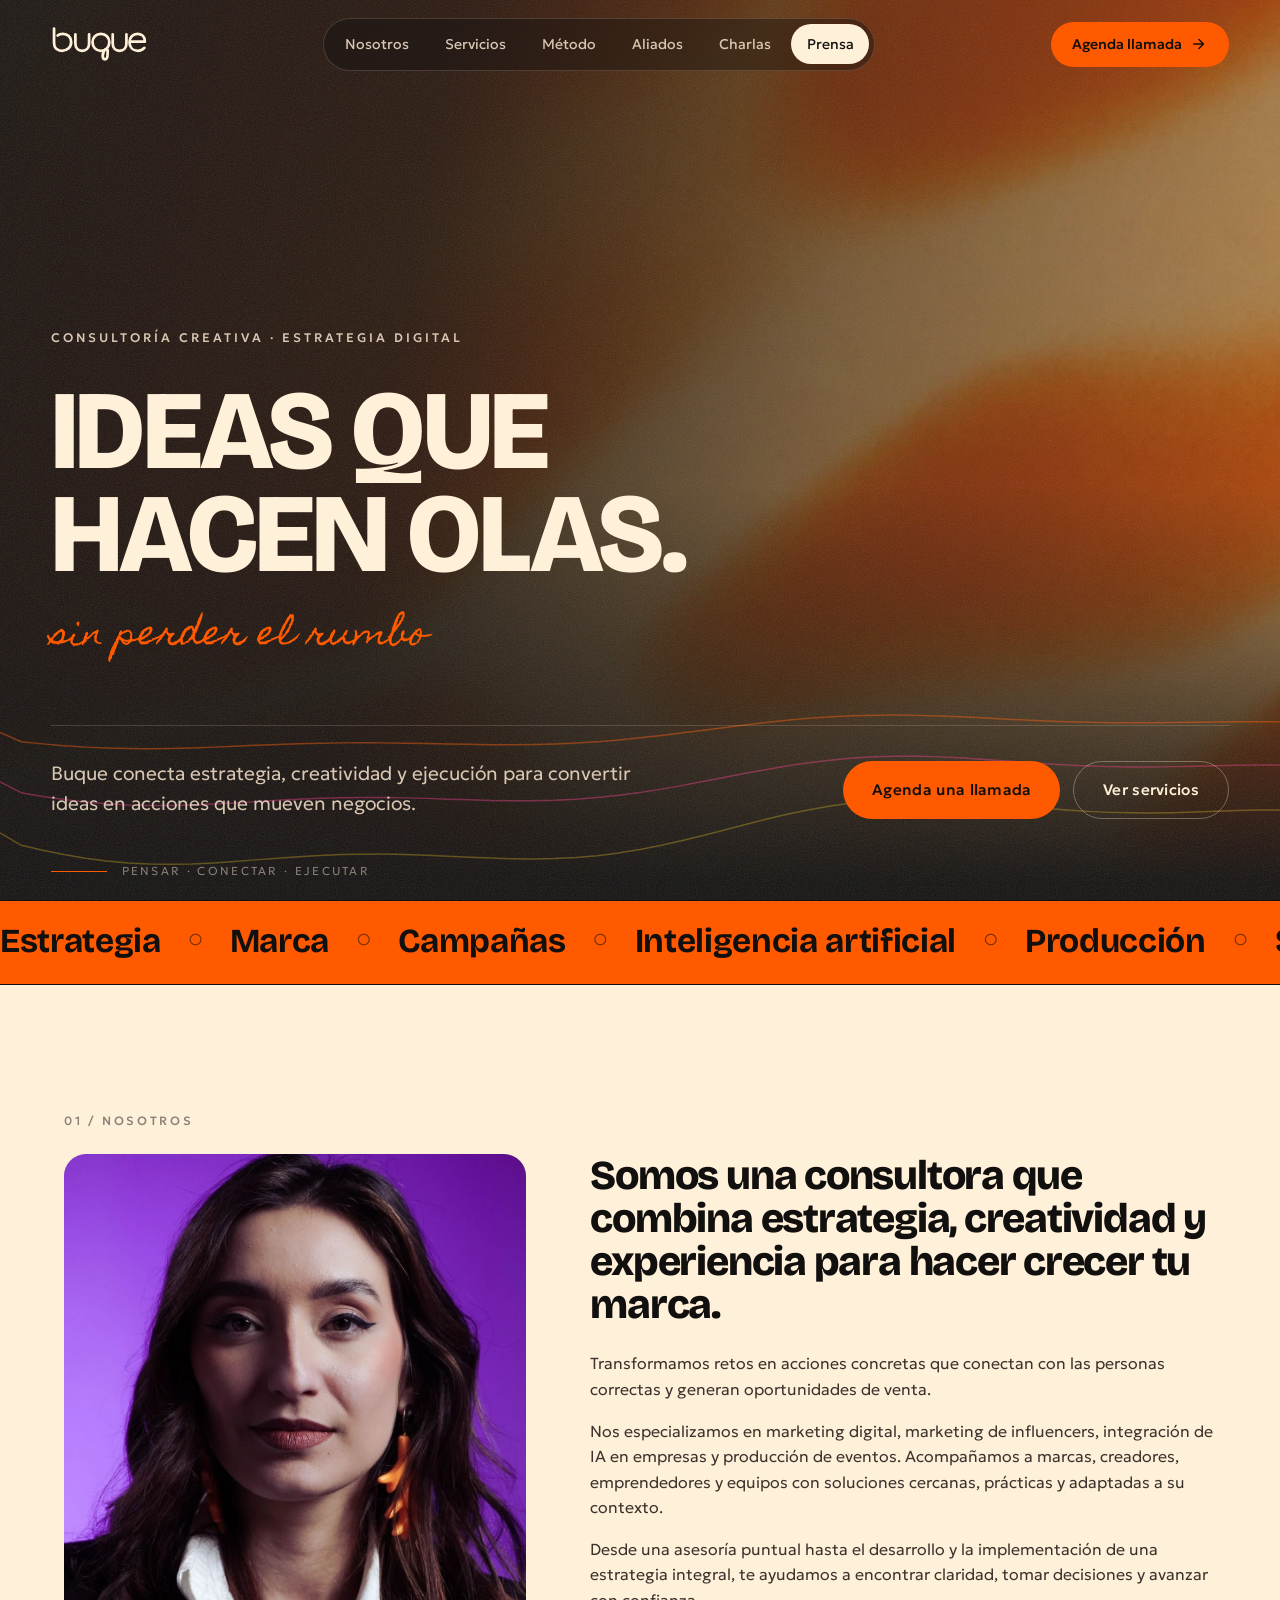
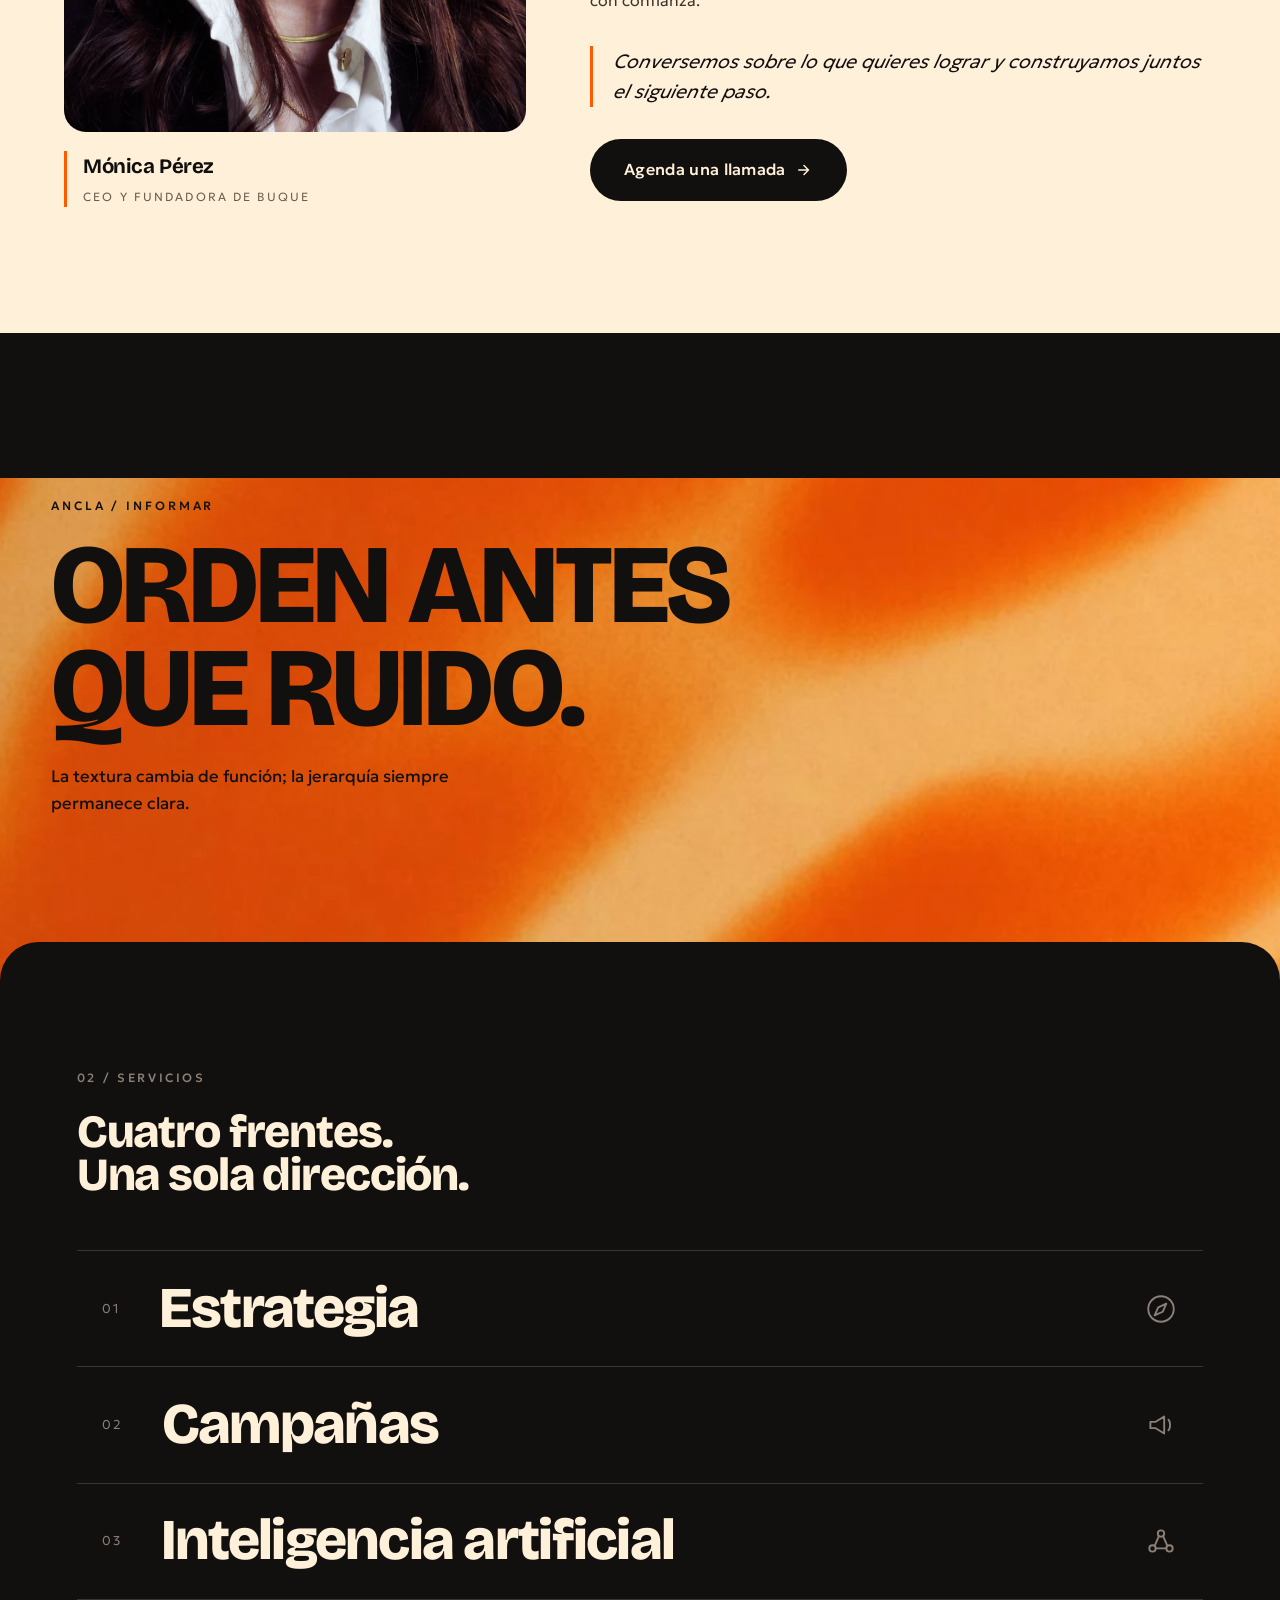
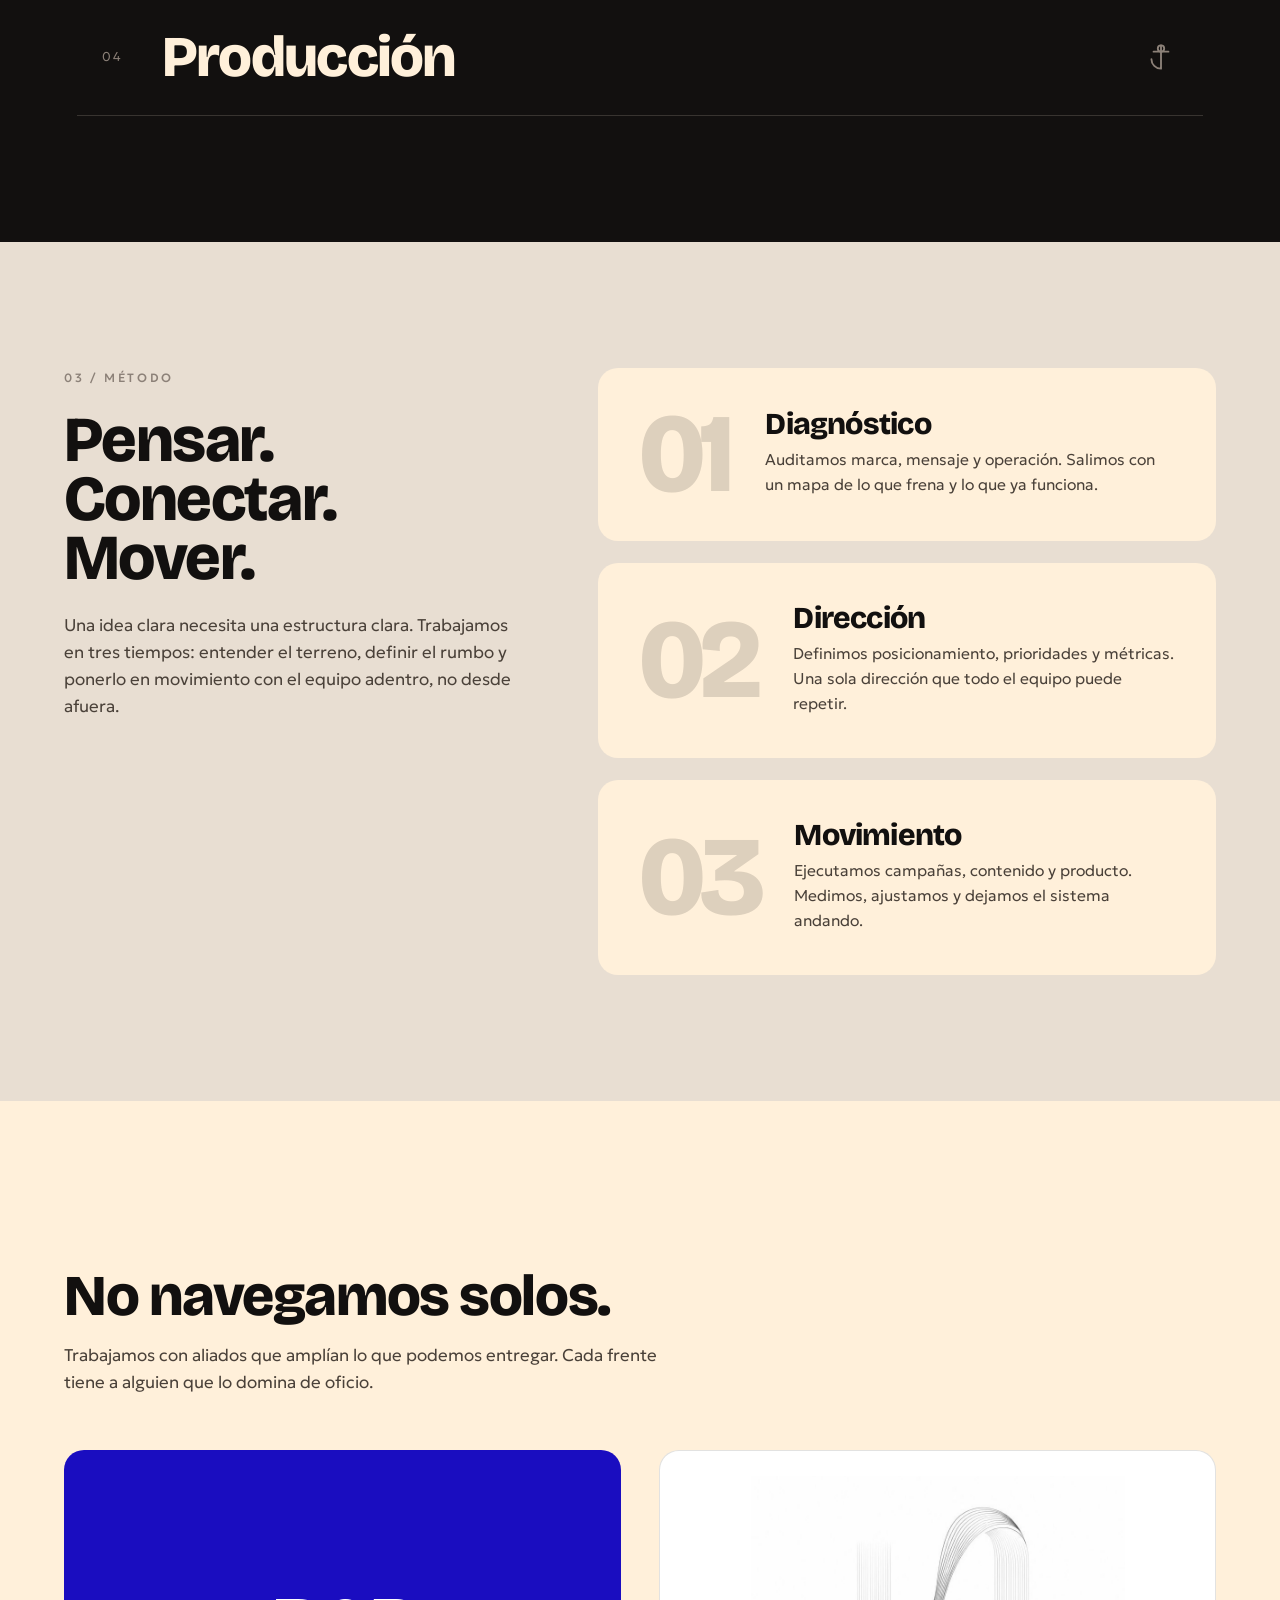
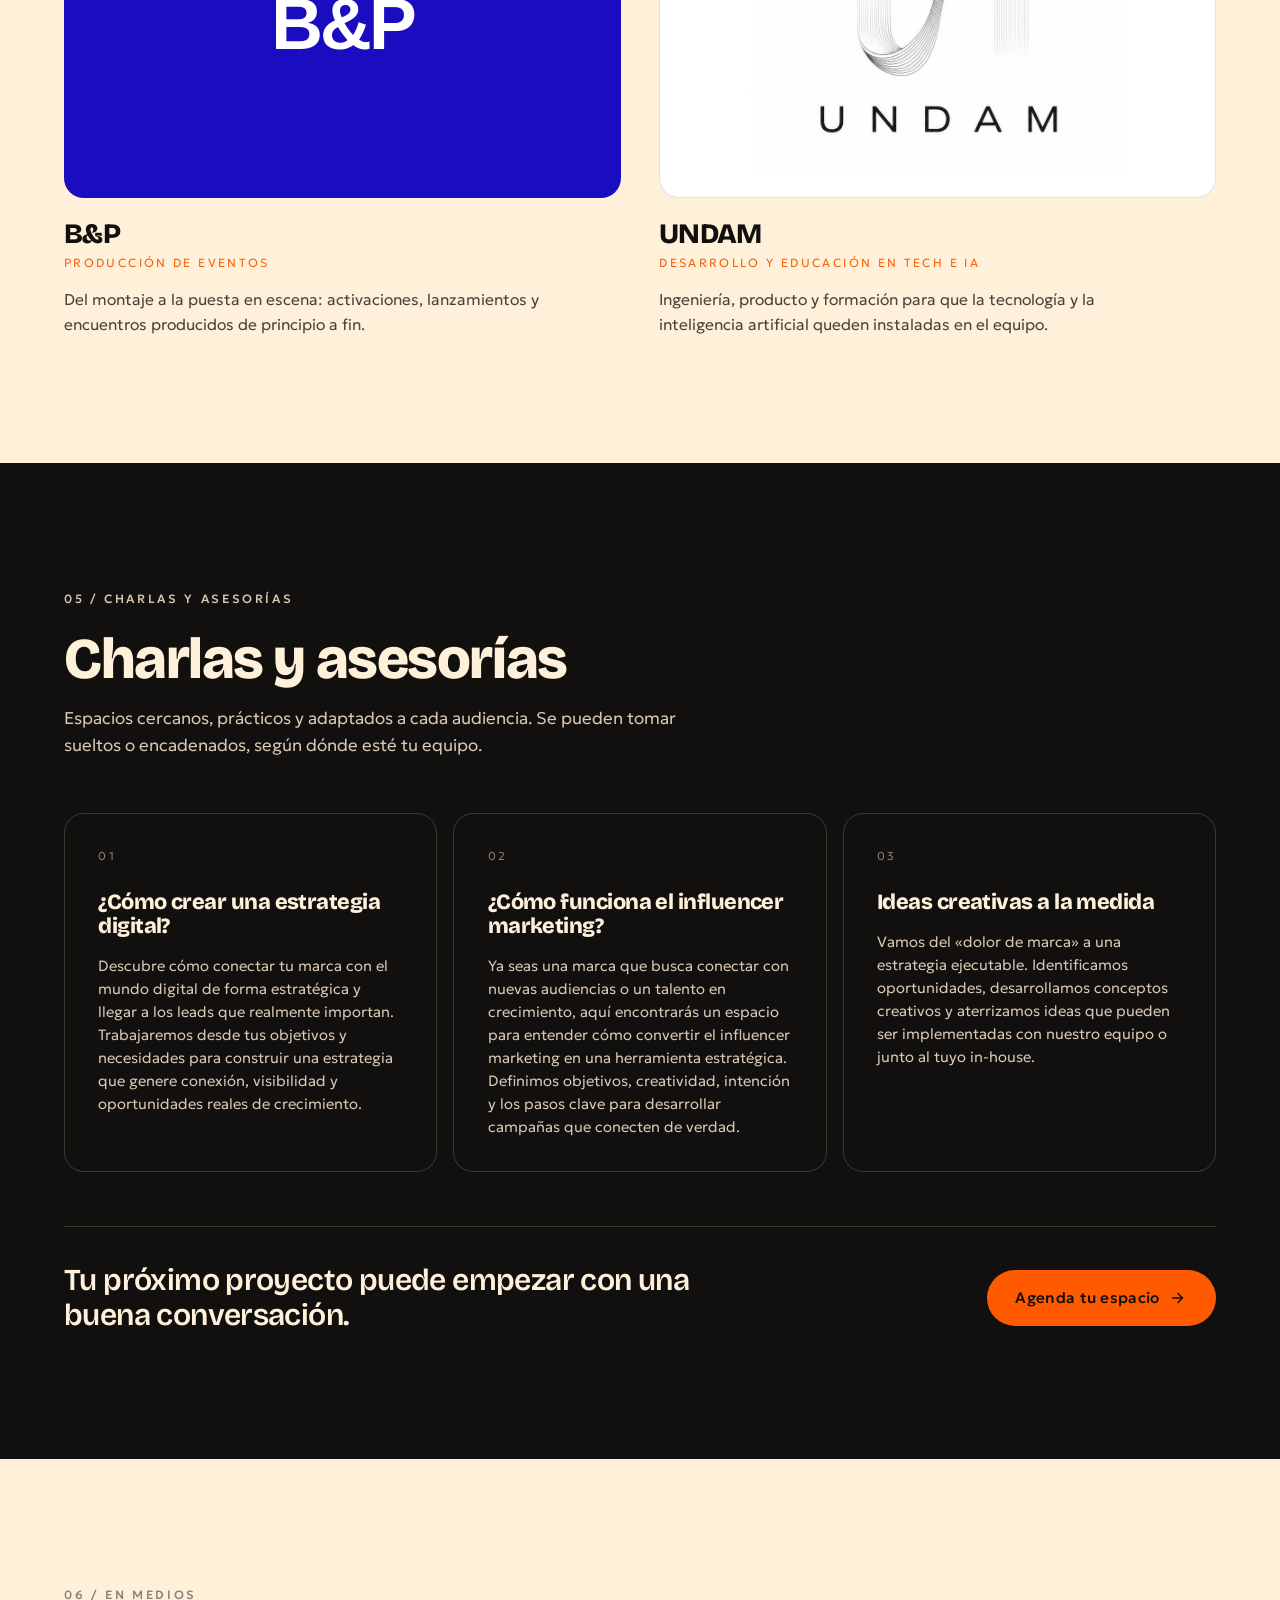
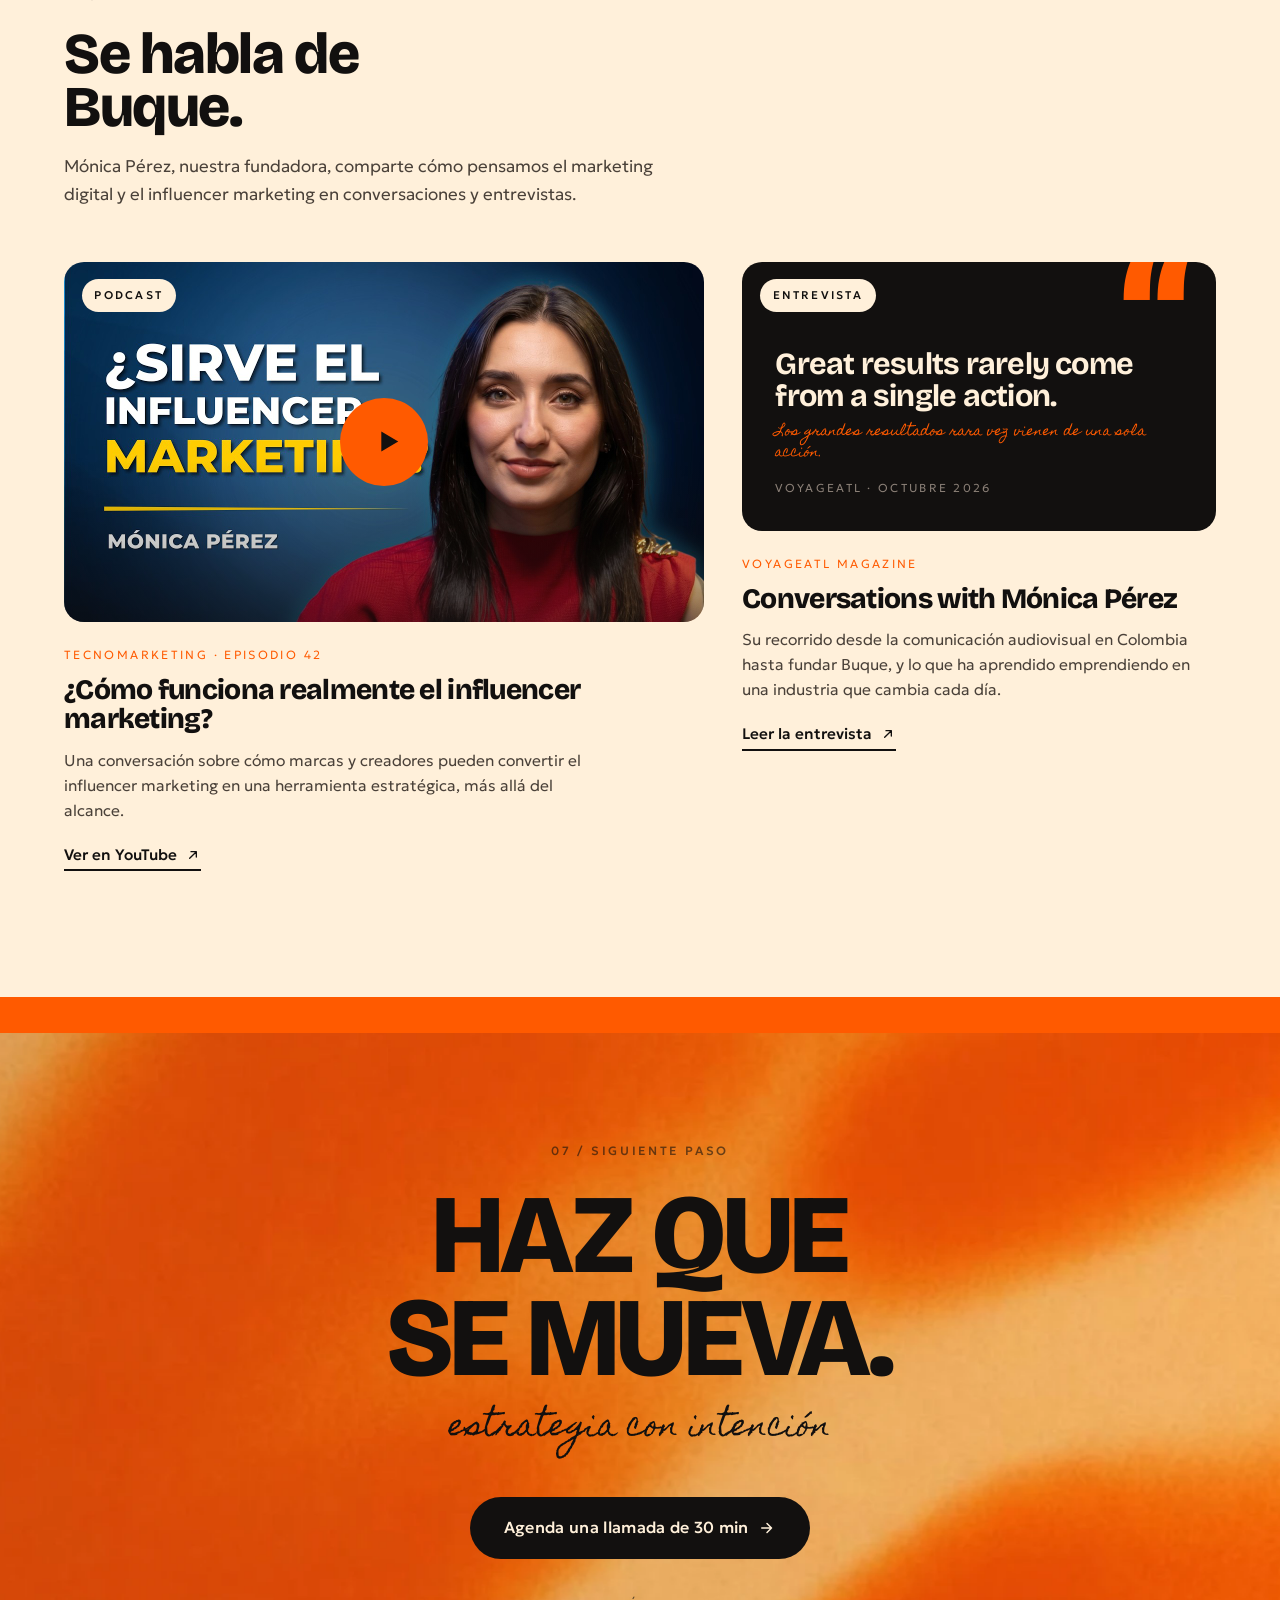
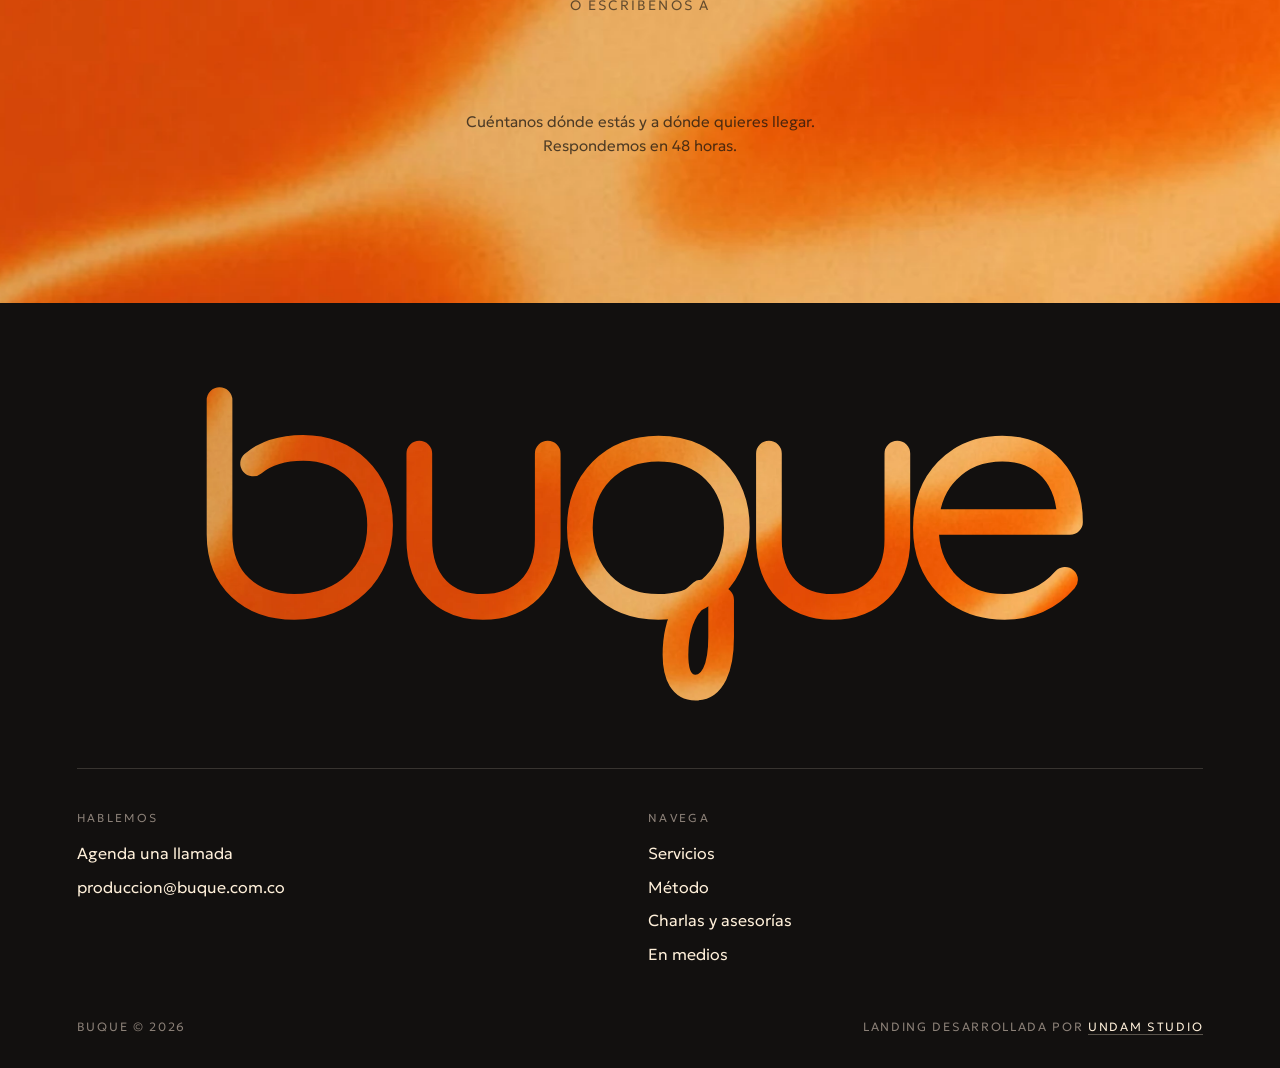
<file: web/index.html>
<!doctype html>
<html lang="es">
<head>
<meta charset="utf-8">
<meta name="viewport" content="width=device-width, initial-scale=1">
<title>Buque — Estrategia que avanza</title>
<meta name="description" content="Buque conecta estrategia, creatividad y ejecución para convertir ideas en acciones que mueven negocios. Consultoría en estrategia digital, marca, campañas e inteligencia artificial.">
<meta name="theme-color" content="#12100F">
<meta property="og:title" content="Buque — Ideas que hacen olas">
<meta property="og:description" content="Consultoría de estrategia digital, marca, campañas e inteligencia artificial.">
<meta property="og:type" content="website">
<link rel="icon" href="data:image/svg+xml,<svg xmlns='http://www.w3.org/2000/svg' viewBox='0 0 100 100'><circle cx='50' cy='50' r='44' fill='%23FF5A00'/></svg>">
<link rel="stylesheet" href="assets/css/styles.css?v=10">
</head>
<body>

<a class="skip" href="#manifiesto">Saltar al contenido</a>

<!-- ============ NAV ============ -->
<header class="nav" id="nav">
  <span class="nav__progress" id="progreso" aria-hidden="true"></span>
  <a class="nav__logo" href="#top" aria-label="Buque, inicio">
    <svg viewBox="20 15 1260 475" aria-hidden="true" focusable="false">
      <g fill="none" stroke="currentColor" stroke-width="36" stroke-linecap="round" stroke-linejoin="round">
        <path d="M60 50V238C60 302 103 340 165 340C236 340 285 293 285 225C285 159 237 117 177 117C149 117 125 124 107 139"/>
        <path d="M340 125V245C340 306 376 340 429 340C482 340 520 306 520 245V125"/>
        <path d="M675 118C610 118 565 164 565 229C565 294 610 340 675 340C740 340 785 294 785 229C785 164 740 118 675 118Z"/>
        <path d="M735 320C711 338 699 369 699 407C699 437 709 453 727 453C751 453 763 426 763 382V330"/>
        <path d="M830 125V245C830 306 866 340 919 340C972 340 1010 306 1010 245V125"/>
        <path d="M1245 302C1223 327 1194 340 1160 340C1094 340 1050 294 1050 229C1050 164 1094 118 1157 118C1217 118 1252 160 1252 221H1065"/>
      </g>
    </svg>
  </a>

  <nav class="nav__pill" aria-label="Principal">
    <a href="#manifiesto">Nosotros</a>
    <a href="#servicios">Servicios</a>
    <a href="#metodo">Método</a>
    <a href="#aliados">Aliados</a>
    <a href="#charlas">Charlas</a>
    <a href="#medios">Prensa</a>
  </nav>

  <a class="nav__cta" href="https://calendly.com/buqueproject/30min" target="_blank" rel="noopener noreferrer">
    <span>Agenda llamada</span>
    <svg viewBox="0 0 24 24" aria-hidden="true"><path d="M5 12h13M12 6l6 6-6 6" fill="none" stroke="currentColor" stroke-width="2" stroke-linecap="round" stroke-linejoin="round"/></svg>
  </a>

  <button class="nav__burger" id="burger" aria-expanded="false" aria-controls="menu" aria-label="Abrir menú">
    <span></span><span></span>
  </button>
</header>

<div class="menu" id="menu" hidden>
  <a href="#manifiesto">Nosotros</a>
  <a href="#servicios">Servicios</a>
  <a href="#metodo">Método</a>
  <a href="#aliados">Aliados</a>
  <a href="#charlas">Charlas</a>
  <a href="#medios">Prensa</a>
  <a href="#contacto">Contacto</a>
  <a href="https://calendly.com/buqueproject/30min" target="_blank" rel="noopener noreferrer">Agenda llamada</a>
</div>

<!-- ============ HERO — MAR ABIERTO ============ -->
<main id="top">
<section class="hero mar-abierto" id="hero">
  <div class="sea" aria-hidden="true">
    <span class="sea__img" data-parallax="0.18"></span>
    <span class="sea__scrim"></span>
    <svg class="sea__waves" viewBox="0 0 1440 420" preserveAspectRatio="none">
      <path class="wave" data-amp="16" data-speed="0.10" data-y="250"></path>
      <path class="wave" data-amp="24" data-speed="0.07" data-y="300"></path>
      <path class="wave" data-amp="32" data-speed="0.05" data-y="352"></path>
    </svg>
    <span class="grain"></span>
  </div>

  <div class="hero__inner">
    <p class="eyebrow reveal">Consultoría creativa · estrategia digital</p>

    <h1 class="hero__title">
      <span class="line"><span>IDEAS QUE</span></span>
      <span class="line"><span>HACEN OLAS.</span></span>
    </h1>

    <p class="script reveal" data-delay="3">sin perder el rumbo</p>

    <div class="hero__foot">
      <p class="hero__lede reveal" data-delay="4">
        Buque conecta estrategia, creatividad y ejecución para convertir
        ideas en acciones que mueven negocios.
      </p>
      <div class="hero__actions reveal" data-delay="5">
        <a class="btn btn--naranja" href="https://calendly.com/buqueproject/30min" target="_blank" rel="noopener noreferrer">Agenda una llamada</a>
        <a class="btn btn--ghost" href="#servicios">Ver servicios</a>
      </div>
    </div>
  </div>

  <a class="scrollcue" href="#manifiesto" aria-label="Bajar">
    <span class="scrollcue__line"></span>
    <span class="scrollcue__txt">pensar · conectar · ejecutar</span>
  </a>
</section>

<!-- ============ TICKER ============ -->
<div class="ticker" aria-hidden="true">
  <div class="ticker__track">
    <span>Estrategia<i>◦</i>Marca<i>◦</i>Campañas<i>◦</i>Inteligencia artificial<i>◦</i>Producción<i>◦</i>Soluciones digitales<i>◦</i></span>
    <span>Estrategia<i>◦</i>Marca<i>◦</i>Campañas<i>◦</i>Inteligencia artificial<i>◦</i>Producción<i>◦</i>Soluciones digitales<i>◦</i></span>
    <span>Estrategia<i>◦</i>Marca<i>◦</i>Campañas<i>◦</i>Inteligencia artificial<i>◦</i>Producción<i>◦</i>Soluciones digitales<i>◦</i></span>
    <span>Estrategia<i>◦</i>Marca<i>◦</i>Campañas<i>◦</i>Inteligencia artificial<i>◦</i>Producción<i>◦</i>Soluciones digitales<i>◦</i></span>
  </div>
</div>

<!-- ============ NOSOTROS — CORRIENTE ============ -->
<section class="nosotros corriente" id="manifiesto">
  <p class="label reveal">01 / Nosotros</p>

  <div class="nosotros__grid">
    <figure class="retrato reveal">
      <img src="assets/img/monica-perez.webp" alt="Mónica Pérez, CEO y fundadora de Buque"
           width="1067" height="1600" loading="lazy">
      <figcaption>
        <b>Mónica Pérez</b>
        <span>CEO y fundadora de Buque</span>
      </figcaption>
    </figure>

    <div class="nosotros__texto">
      <h2 class="nosotros__titulo reveal" data-delay="1">
        Somos una consultora que combina estrategia, creatividad y experiencia
        para hacer crecer tu marca.
      </h2>

      <p class="reveal" data-delay="2">
        Transformamos retos en acciones concretas que conectan con las personas
        correctas y generan oportunidades de venta.
      </p>
      <p class="reveal" data-delay="3">
        Nos especializamos en marketing digital, marketing de influencers,
        integración de IA en empresas y producción de eventos. Acompañamos a
        marcas, creadores, emprendedores y equipos con soluciones cercanas,
        prácticas y adaptadas a su contexto.
      </p>
      <p class="reveal" data-delay="4">
        Desde una asesoría puntual hasta el desarrollo y la implementación de una
        estrategia integral, te ayudamos a encontrar claridad, tomar decisiones y
        avanzar con confianza.
      </p>

      <p class="nosotros__cierre reveal" data-delay="5">
        Conversemos sobre lo que quieres lograr y construyamos juntos el
        siguiente paso.
      </p>
      <a class="btn btn--carbon reveal" data-delay="5" href="https://calendly.com/buqueproject/30min" target="_blank" rel="noopener noreferrer">
        <span>Agenda una llamada</span>
        <svg viewBox="0 0 24 24" aria-hidden="true"><path d="M5 12h13M12 6l6 6-6 6" fill="none" stroke="currentColor" stroke-width="2" stroke-linecap="round" stroke-linejoin="round"/></svg>
      </a>
    </div>
  </div>
</section>

<!-- ============ BANDA DE TEXTURA ============ -->
<section class="banda" aria-labelledby="banda-titulo">
  <span class="banda__img" data-parallax="0.22" aria-hidden="true"></span>
  <div class="banda__inner">
    <p class="banda__kicker">Ancla / informar</p>
    <h2 class="banda__titulo" id="banda-titulo">Orden antes<br>que ruido.</h2>
    <p class="banda__pie">La textura cambia de función; la jerarquía siempre permanece clara.</p>
  </div>
</section>

<!-- ============ SERVICIOS — PUERTO ============ -->
<section class="servicios puerto" id="servicios">
  <header class="servicios__head">
    <p class="label reveal">02 / Servicios</p>
    <h2 class="reveal" data-delay="1">Cuatro frentes.<br>Una sola dirección.</h2>
  </header>

  <ul class="rows">
    <li class="row reveal" data-accent="naranja">
      <a href="#contacto">
        <span class="row__num">01</span>
        <span class="row__name">Estrategia</span>
        <span class="row__desc">Diagnóstico, posicionamiento y hoja de ruta. Decisiones claras antes que ruido.</span>
        <span class="row__icon">
          <svg viewBox="0 0 32 32" aria-hidden="true"><circle cx="16" cy="16" r="12"/><path d="M21 11l-3.4 7.6L10 22l3.4-7.6L21 11z"/></svg>
        </span>
      </a>
    </li>
    <li class="row reveal" data-accent="rosa" data-delay="1">
      <a href="#contacto">
        <span class="row__num">02</span>
        <span class="row__name">Campañas</span>
        <span class="row__desc">Mensajes, piezas y medios que mueven a la audiencia hacia una acción concreta.</span>
        <span class="row__icon">
          <svg viewBox="0 0 32 32" aria-hidden="true"><path d="M6 13v6h5l8 5V8l-8 5H6z"/><path d="M23 11c2 1.6 2 8.4 0 10"/></svg>
        </span>
      </a>
    </li>
    <li class="row reveal" data-accent="amarillo" data-delay="2">
      <a href="#contacto">
        <span class="row__num">03</span>
        <span class="row__name">Inteligencia artificial</span>
        <span class="row__desc">Flujos, asistentes y automatizaciones aplicadas al trabajo real del equipo.</span>
        <span class="row__icon">
          <svg viewBox="0 0 32 32" aria-hidden="true"><circle cx="16" cy="9" r="3"/><circle cx="8" cy="23" r="3"/><circle cx="24" cy="23" r="3"/><path d="M14 11.5L10 20.5M18 11.5l4 9M11 23h10"/></svg>
        </span>
      </a>
    </li>
    <li class="row reveal" data-accent="crema" data-delay="3">
      <a href="#contacto">
        <span class="row__num">04</span>
        <span class="row__name">Producción</span>
        <span class="row__desc">Sitios, contenido y soluciones digitales llevadas hasta el último detalle.</span>
        <span class="row__icon">
          <svg viewBox="0 0 32 32" aria-hidden="true"><path d="M16 5v22M9 11h14M16 27c-5 0-9-4-9-9"/><circle cx="16" cy="8" r="3"/></svg>
        </span>
      </a>
    </li>
  </ul>
</section>

<!-- ============ MÉTODO ============ -->
<section class="metodo" id="metodo">
  <div class="metodo__aside">
    <p class="label reveal">03 / Método</p>
    <h2 class="reveal" data-delay="1">Pensar.<br>Conectar.<br>Mover.</h2>
    <p class="reveal" data-delay="2">
      Una idea clara necesita una estructura clara. Trabajamos en tres tiempos:
      entender el terreno, definir el rumbo y ponerlo en movimiento con el equipo
      adentro, no desde afuera.
    </p>
  </div>

  <ol class="steps">
    <li class="step reveal">
      <span class="step__num">01</span>
      <div>
        <h3>Diagnóstico</h3>
        <p>Auditamos marca, mensaje y operación. Salimos con un mapa de lo que
           frena y lo que ya funciona.</p>
      </div>
    </li>
    <li class="step reveal" data-delay="1">
      <span class="step__num">02</span>
      <div>
        <h3>Dirección</h3>
        <p>Definimos posicionamiento, prioridades y métricas. Una sola dirección
           que todo el equipo puede repetir.</p>
      </div>
    </li>
    <li class="step reveal" data-delay="2">
      <span class="step__num">03</span>
      <div>
        <h3>Movimiento</h3>
        <p>Ejecutamos campañas, contenido y producto. Medimos, ajustamos y
           dejamos el sistema andando.</p>
      </div>
    </li>
  </ol>
</section>

<!-- ============ ALIADOS ============ -->
<section class="aliados" id="aliados">
  <header class="aliados__head">
    <p class="label reveal">04 / Aliados</p>
    <h2 class="reveal" data-delay="1">No navegamos solos.</h2>
    <p class="reveal" data-delay="2">
      Trabajamos con aliados que amplían lo que podemos entregar. Cada frente
      tiene a alguien que lo domina de oficio.
    </p>
  </header>

  <div class="aliados__grid">
    <article class="aliado reveal">
      <div class="aliado__surface">
        <img src="assets/img/aliados/byp.svg" alt="B&amp;P" width="600" height="600" loading="lazy">
      </div>
      <div class="aliado__info">
        <h3>B&amp;P</h3>
        <p class="aliado__rol">Producción de eventos</p>
        <p>Del montaje a la puesta en escena: activaciones, lanzamientos y
           encuentros producidos de principio a fin.</p>
      </div>
    </article>

    <article class="aliado reveal" data-delay="1">
      <a class="aliado__surface aliado__surface--claro" href="https://undamstudio.com" target="_blank" rel="noopener noreferrer">
        <img src="assets/img/aliados/undam.jpg" alt="UNDAM" width="830" height="660" loading="lazy">
      </a>
      <div class="aliado__info">
        <h3><a class="aliado__enlace" href="https://undamstudio.com" target="_blank" rel="noopener noreferrer">UNDAM</a></h3>
        <p class="aliado__rol">Desarrollo y educación en tech e IA</p>
        <p>Ingeniería, producto y formación para que la tecnología y la
           inteligencia artificial queden instaladas en el equipo.</p>
      </div>
    </article>
  </div>
</section>

<!-- ============ CHARLAS Y ASESORÍAS ============ -->
<section class="charlas" id="charlas">
  <header class="charlas__head">
    <p class="label reveal">05 / Charlas y asesorías</p>
    <h2 class="reveal" data-delay="1">Charlas y asesorías</h2>
    <p class="reveal" data-delay="2">
      Espacios cercanos, prácticos y adaptados a cada audiencia. Se pueden tomar
      sueltos o encadenados, según dónde esté tu equipo.
    </p>
  </header>

  <div class="cards">
    <article class="card reveal">
      <span class="card__tag">01</span>
      <h3>¿Cómo crear una estrategia digital?</h3>
      <p>Descubre cómo conectar tu marca con el mundo digital de forma estratégica
         y llegar a los leads que realmente importan. Trabajaremos desde tus
         objetivos y necesidades para construir una estrategia que genere conexión,
         visibilidad y oportunidades reales de crecimiento.</p>
    </article>
    <article class="card reveal" data-delay="1">
      <span class="card__tag">02</span>
      <h3>¿Cómo funciona el influencer marketing?</h3>
      <p>Ya seas una marca que busca conectar con nuevas audiencias o un talento en
         crecimiento, aquí encontrarás un espacio para entender cómo convertir el
         influencer marketing en una herramienta estratégica. Definimos objetivos,
         creatividad, intención y los pasos clave para desarrollar campañas que
         conecten de verdad.</p>
    </article>
    <article class="card reveal" data-delay="2">
      <span class="card__tag">03</span>
      <h3>Ideas creativas a la medida</h3>
      <p>Vamos del «dolor de marca» a una estrategia ejecutable. Identificamos
         oportunidades, desarrollamos conceptos creativos y aterrizamos ideas que
         pueden ser implementadas con nuestro equipo o junto al tuyo in-house.</p>
    </article>
  </div>

  <div class="charlas__cierre reveal" data-delay="3">
    <p>Tu próximo proyecto puede empezar con una buena conversación.</p>
    <a class="btn btn--naranja" href="https://calendly.com/buqueproject/30min" target="_blank" rel="noopener noreferrer">
      <span>Agenda tu espacio</span>
      <svg viewBox="0 0 24 24" aria-hidden="true"><path d="M5 12h13M12 6l6 6-6 6" fill="none" stroke="currentColor" stroke-width="2" stroke-linecap="round" stroke-linejoin="round"/></svg>
    </a>
  </div>
</section>

<!-- ============ EN MEDIOS ============ -->
<section class="medios" id="medios">
  <header class="medios__head">
    <p class="label reveal">06 / En medios</p>
    <h2 class="reveal" data-delay="1">Se habla de<br>Buque.</h2>
    <p class="reveal" data-delay="2">
      Mónica Pérez, nuestra fundadora, comparte cómo pensamos el marketing
      digital y el influencer marketing en conversaciones y entrevistas.
    </p>
  </header>

  <div class="medios__grid">
    <article class="medio medio--podcast reveal">
      <a class="video" href="https://www.youtube.com/watch?v=rRhjybaPq2g" target="_blank" rel="noopener noreferrer"
         data-yt="rRhjybaPq2g" aria-label="Reproducir el episodio en video">
        <img src="assets/img/prensa/podcast-tecnomarketing.jpg"
             alt="Mónica Pérez como invitada en el podcast TecnoMarketing"
             width="1280" height="720" loading="lazy">
        <span class="video__play" aria-hidden="true">
          <svg viewBox="0 0 24 24"><path d="M8 5.5v13l11-6.5z"/></svg>
        </span>
        <span class="video__badge" aria-hidden="true">Podcast</span>
      </a>
      <div class="medio__info">
        <p class="medio__fuente">TecnoMarketing · Episodio 42</p>
        <h3>¿Cómo funciona realmente el influencer marketing?</h3>
        <p>Una conversación sobre cómo marcas y creadores pueden convertir el
           influencer marketing en una herramienta estratégica, más allá del
           alcance.</p>
        <a class="medio__enlace" href="https://www.youtube.com/watch?v=rRhjybaPq2g" target="_blank" rel="noopener noreferrer">
          <span>Ver en YouTube</span>
          <svg viewBox="0 0 24 24" aria-hidden="true"><path d="M7 17L17 7M9 7h8v8" fill="none" stroke="currentColor" stroke-width="2" stroke-linecap="round" stroke-linejoin="round"/></svg>
        </a>
      </div>
    </article>

    <article class="medio medio--nota reveal" data-delay="1">
      <a class="nota" href="https://voyageatl.com/interview/conversations-with-monica-perez" target="_blank" rel="noopener noreferrer">
        <span class="nota__badge">Entrevista</span>
        <span class="nota__comilla" aria-hidden="true">“</span>
        <blockquote class="nota__cita" lang="en">Great results rarely come from a single action.</blockquote>
        <span class="nota__trad">Los grandes resultados rara vez vienen de una sola acción.</span>
        <span class="nota__medio">VoyageATL · Octubre 2026</span>
      </a>
      <div class="medio__info">
        <p class="medio__fuente">VoyageATL Magazine</p>
        <h3>Conversations with Mónica Pérez</h3>
        <p>Su recorrido desde la comunicación audiovisual en Colombia hasta
           fundar Buque, y lo que ha aprendido emprendiendo en una industria
           que cambia cada día.</p>
        <a class="medio__enlace" href="https://voyageatl.com/interview/conversations-with-monica-perez" target="_blank" rel="noopener noreferrer">
          <span>Leer la entrevista</span>
          <svg viewBox="0 0 24 24" aria-hidden="true"><path d="M7 17L17 7M9 7h8v8" fill="none" stroke="currentColor" stroke-width="2" stroke-linecap="round" stroke-linejoin="round"/></svg>
        </a>
      </div>
    </article>
  </div>
</section>

<!-- ============ CTA ============ -->
<section class="cta mar-abierto" id="contacto">
  <span class="cta__img" data-parallax="0.14" aria-hidden="true"></span>
  <div class="cta__inner">
  <p class="label reveal">07 / Siguiente paso</p>
  <h2 class="cta__title reveal" data-delay="1">HAZ QUE<br>SE MUEVA.</h2>
  <p class="script reveal" data-delay="2">estrategia con intención</p>
  <a class="btn btn--carbon reveal" data-delay="3" href="https://calendly.com/buqueproject/30min" target="_blank" rel="noopener noreferrer">
    <span>Agenda una llamada de 30 min</span>
    <svg viewBox="0 0 24 24" aria-hidden="true"><path d="M5 12h13M12 6l6 6-6 6" fill="none" stroke="currentColor" stroke-width="2" stroke-linecap="round" stroke-linejoin="round"/></svg>
  </a>
  <p class="cta__o reveal" data-delay="4">o escríbenos a</p>
  <a class="cta__mail reveal" data-delay="4" href="mailto:produccion@buque.com.co">produccion@buque.com.co</a>
  <p class="cta__note reveal" data-delay="5">Cuéntanos dónde estás y a dónde quieres llegar. Respondemos en 48 horas.</p>
  </div>
</section>
</main>

<!-- ============ FOOTER ============ -->
<footer class="footer">
  <div class="footer__mark" role="img" aria-label="Buque"></div>
  <div class="footer__cols">
    <div>
      <span>Hablemos</span>
      <a href="https://calendly.com/buqueproject/30min" target="_blank" rel="noopener noreferrer">Agenda una llamada</a>
      <a href="mailto:produccion@buque.com.co">produccion@buque.com.co</a>
    </div>
    <div>
      <span>Navega</span>
      <a href="#servicios">Servicios</a>
      <a href="#metodo">Método</a>
      <a href="#charlas">Charlas y asesorías</a>
      <a href="#medios">En medios</a>
    </div>
  </div>
  <div class="footer__legal">
    <p>Buque © 2026</p>
    <p>Landing desarrollada por
      <a href="https://undamstudio.com" target="_blank" rel="noopener noreferrer">UNDAM Studio</a>
    </p>
  </div>
</footer>

<script src="assets/js/main.js?v=10"></script>
</body>
</html>
</file>
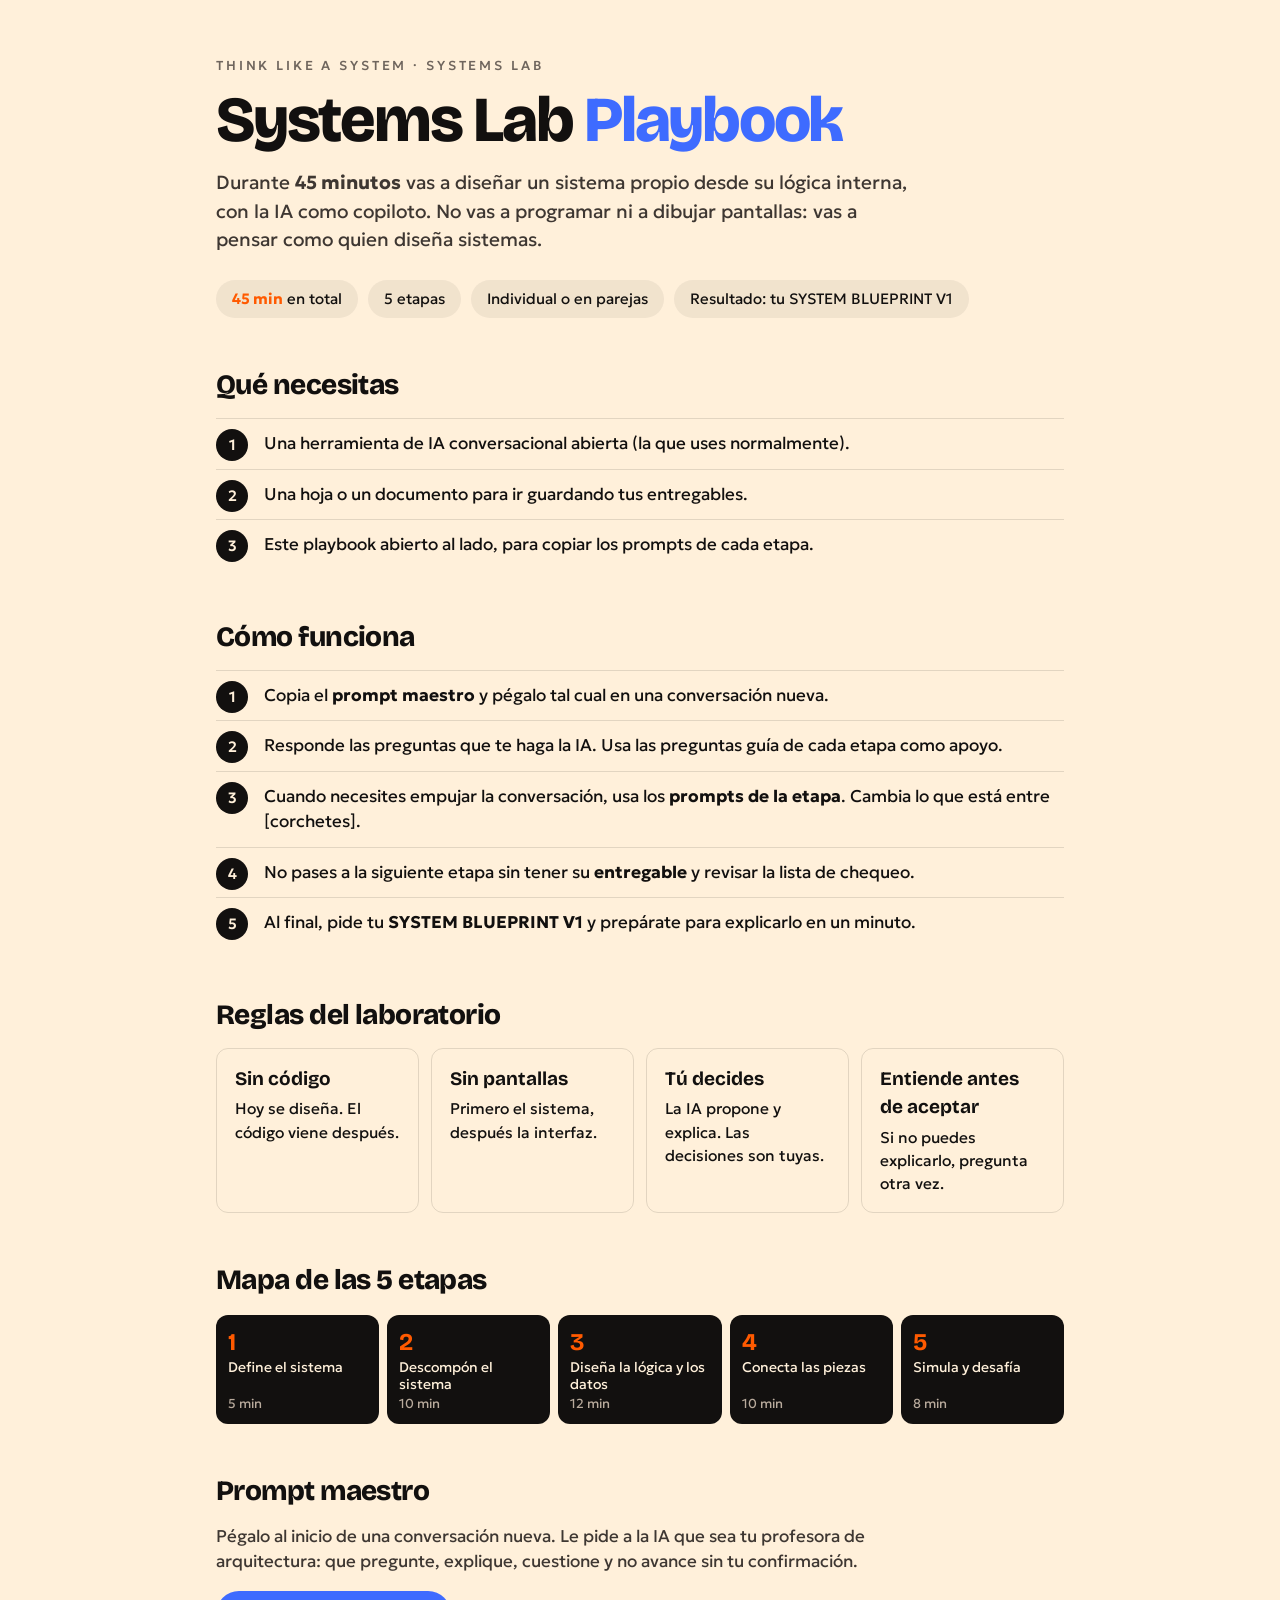
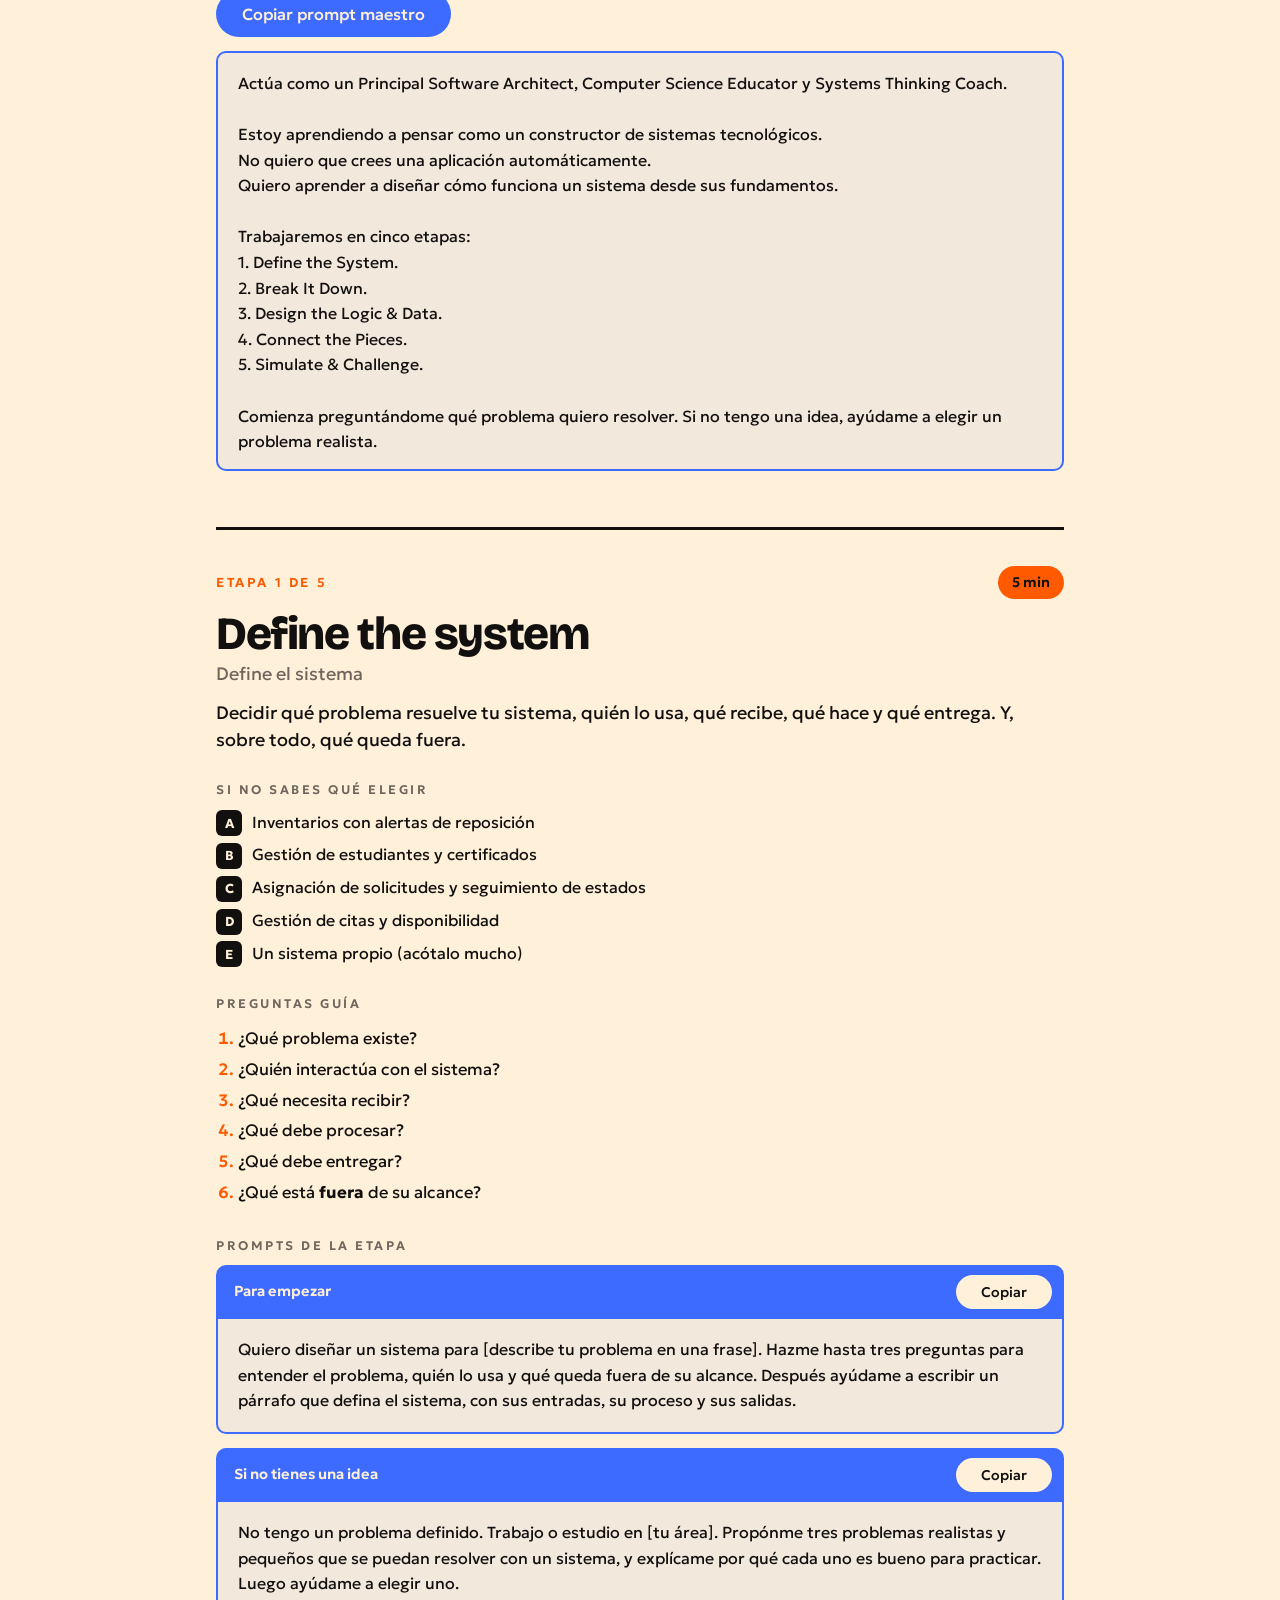
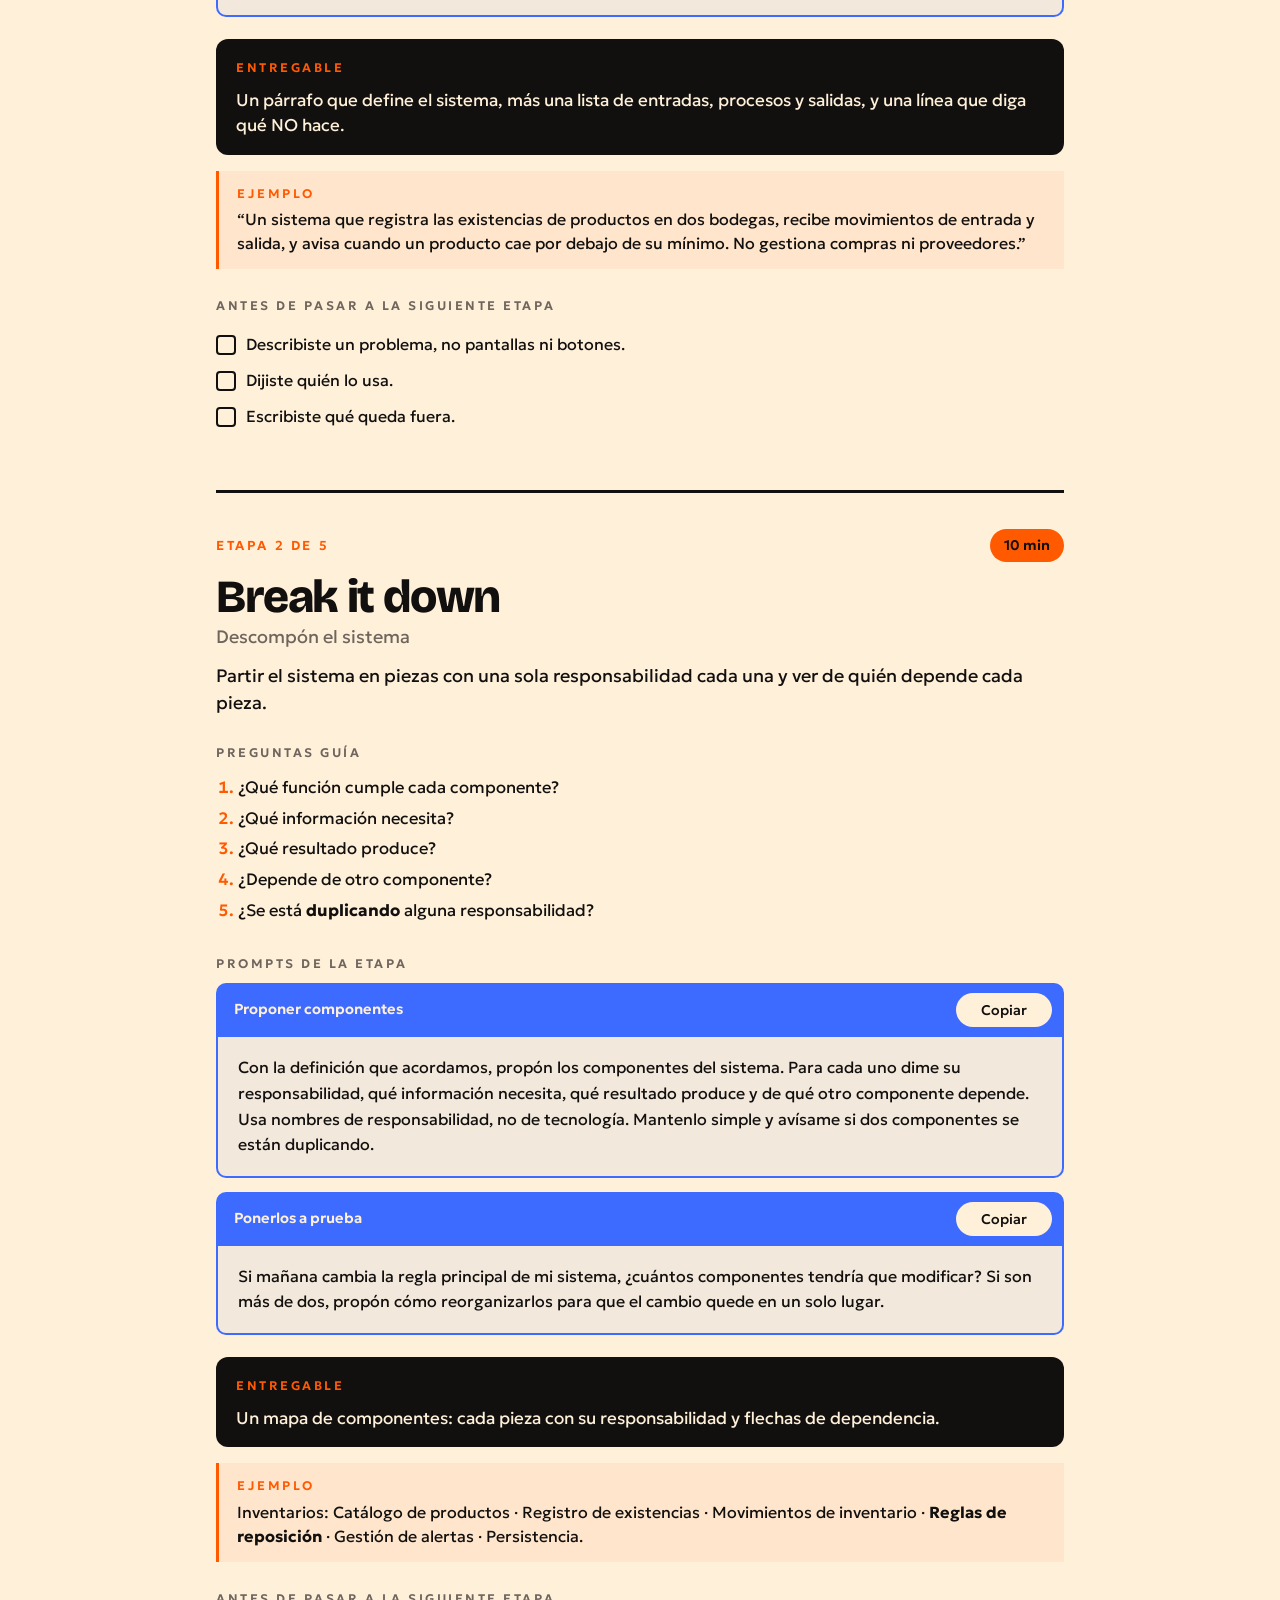
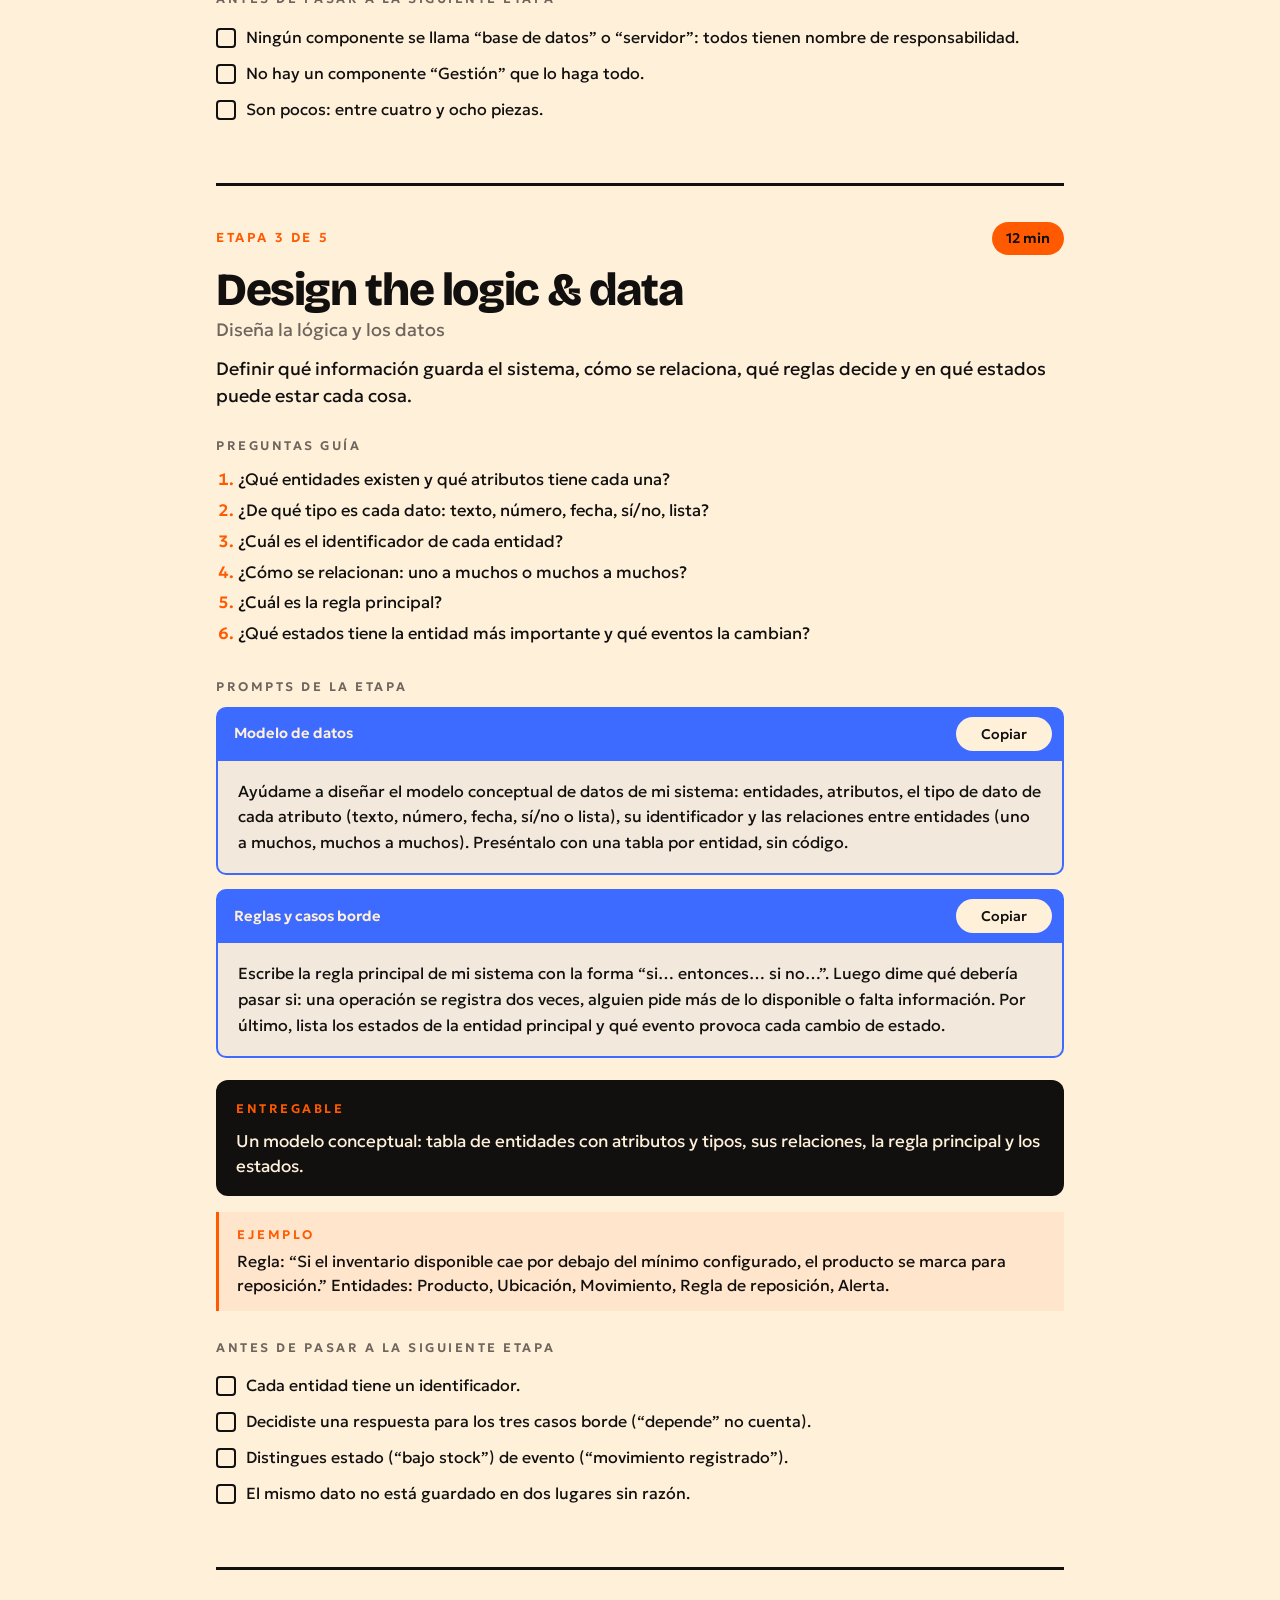
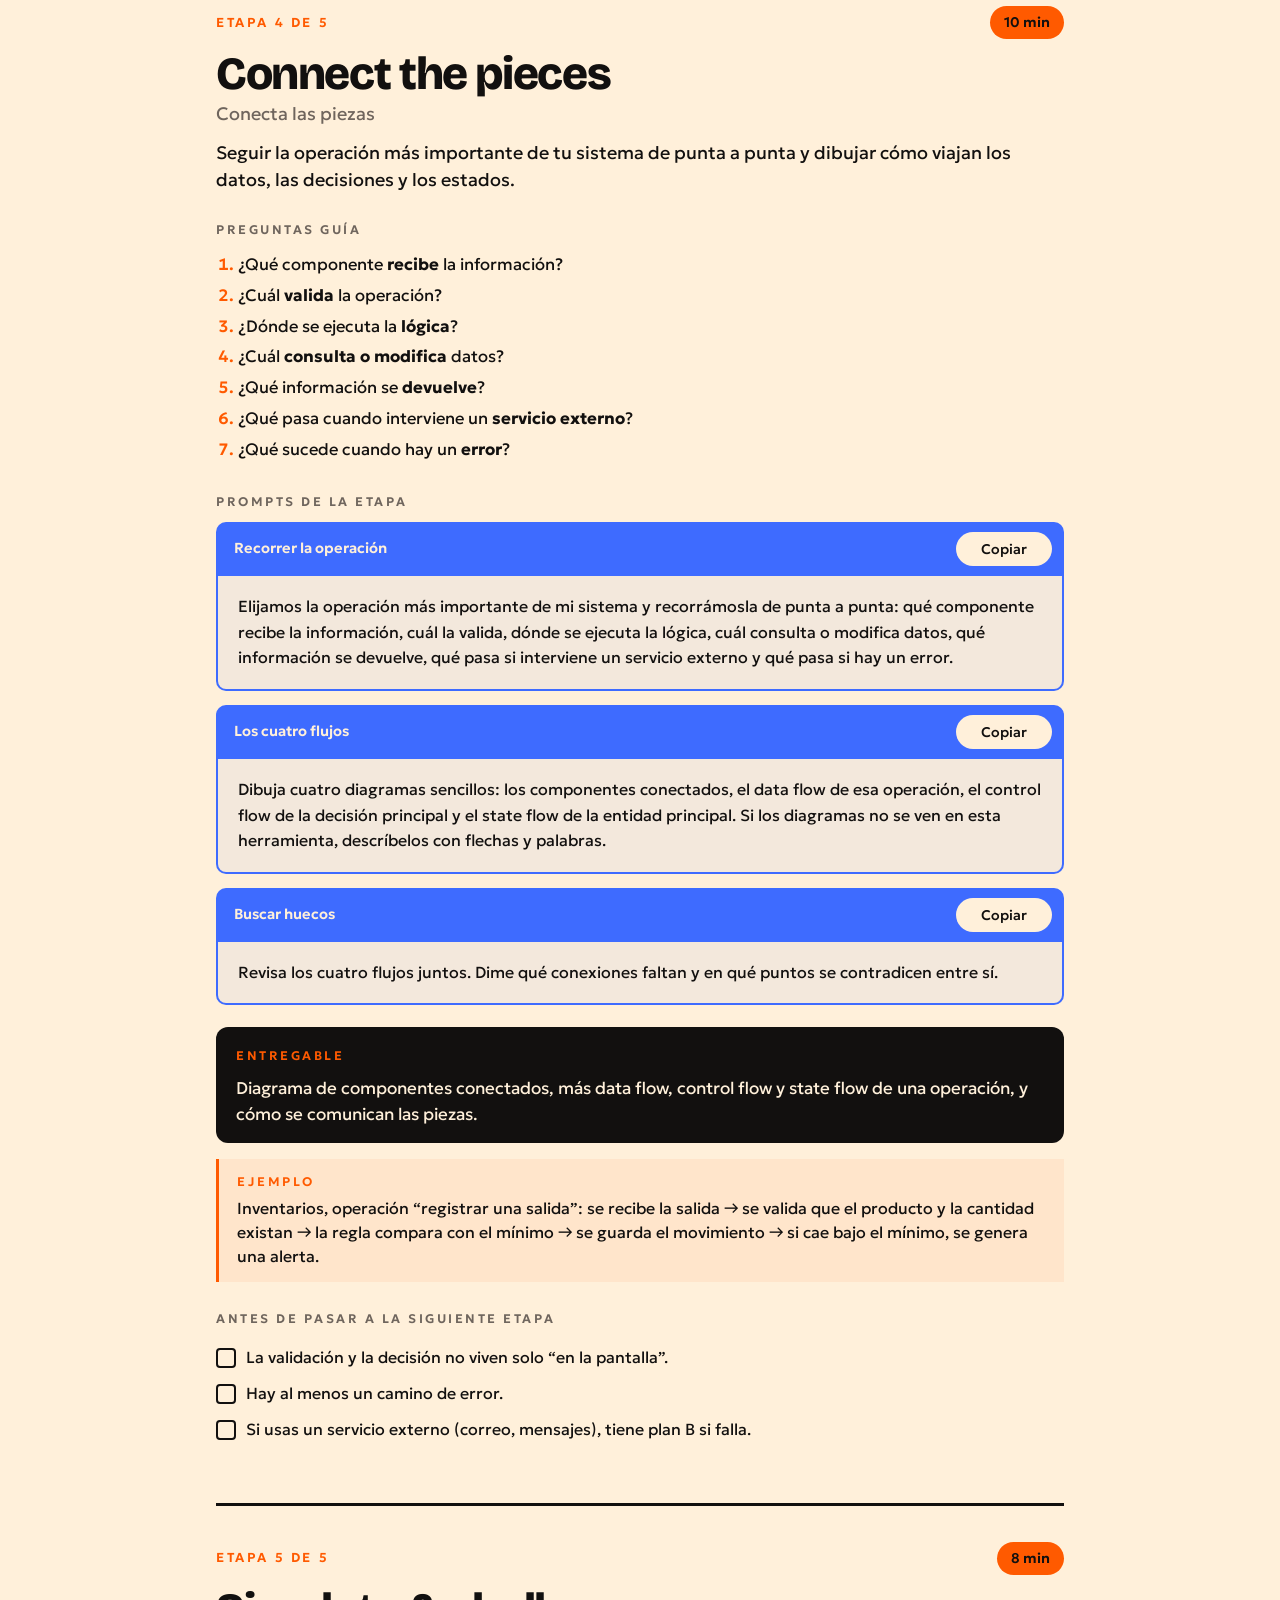
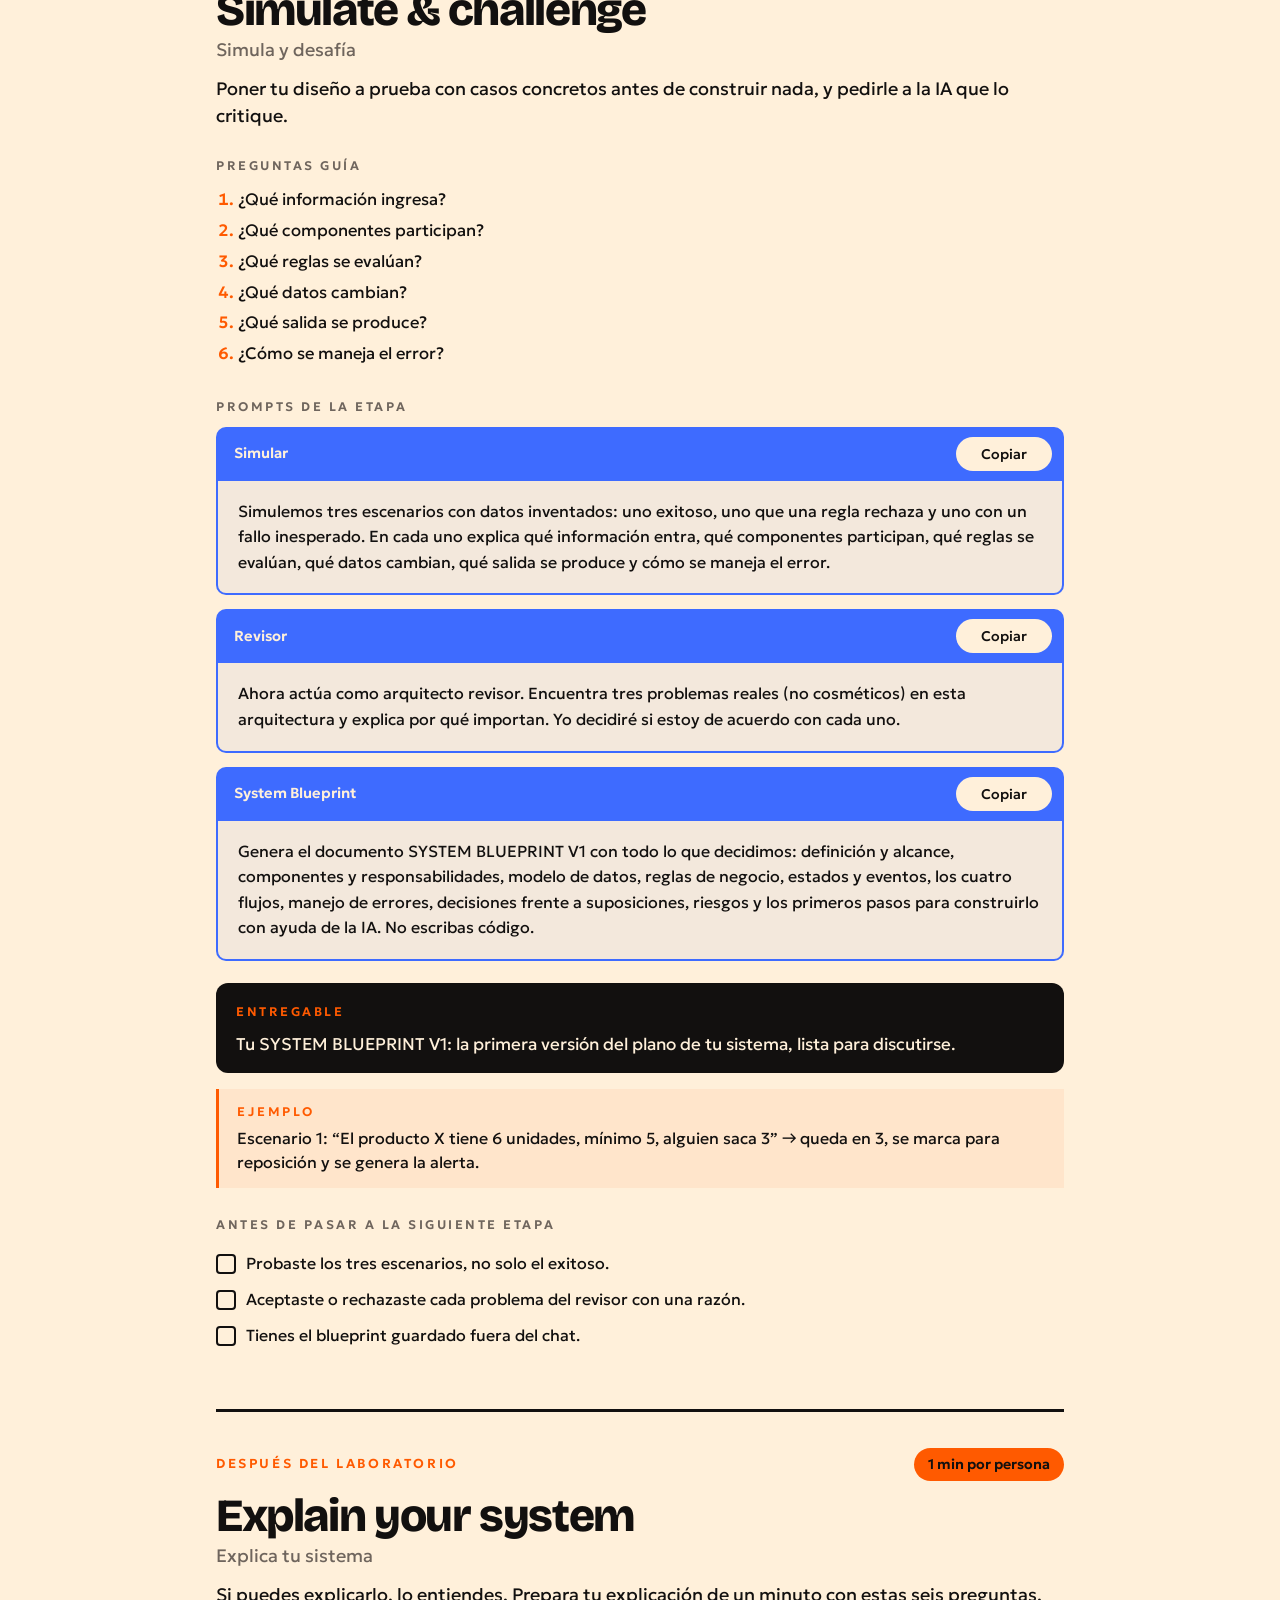
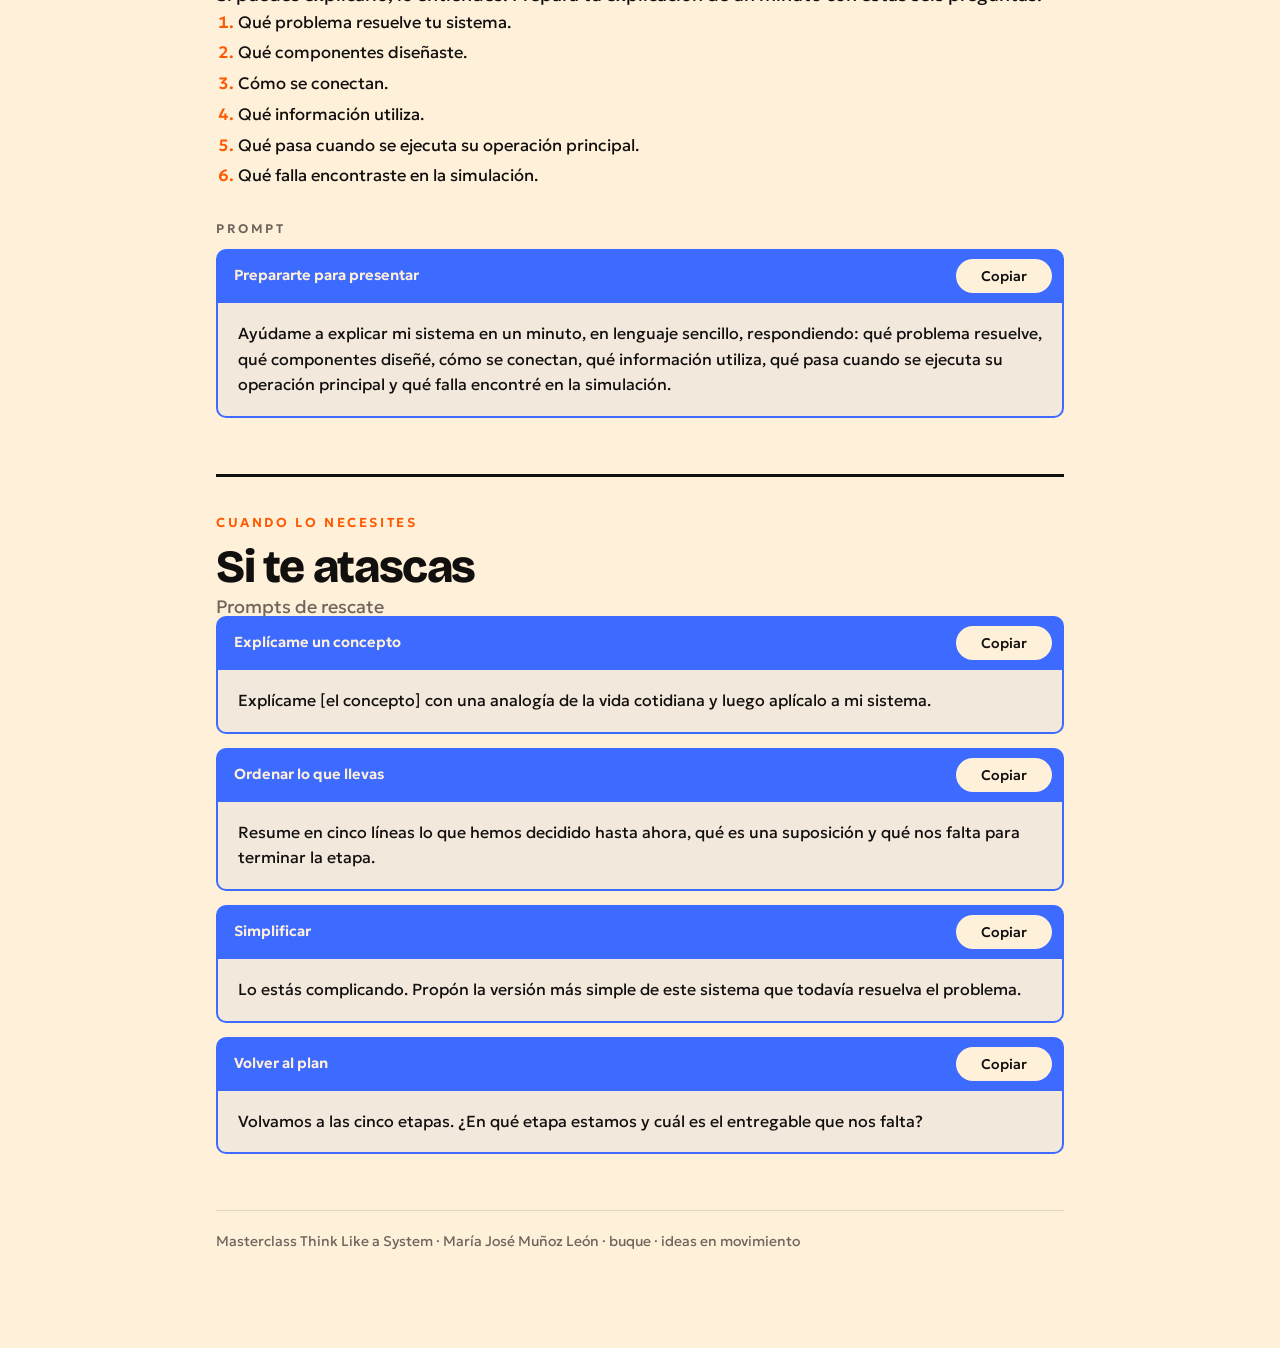
<file: think-like-a-system/playbook.html>
<!doctype html>
<html lang="es">
<head>
<meta charset="utf-8">
<meta name="viewport" content="width=device-width, initial-scale=1">
<title>Systems Lab Playbook</title>
<meta name="description" content="Playbook completo del Systems Lab de la masterclass Think Like a System: instrucciones, etapas y prompts.">
<meta name="theme-color" content="#FFF0DA">
<link rel="icon" href="data:image/svg+xml,<svg xmlns='http://www.w3.org/2000/svg' viewBox='0 0 100 100'><circle cx='50' cy='50' r='44' fill='%233E6BFF'/></svg>">
<style>
@font-face{font-family:"Bricolage Grotesque";src:url("fonts/BricolageGrotesque-Variable.ttf") format("truetype-variations");font-weight:200 800;font-display:swap}
@font-face{font-family:"Geologica";src:url("fonts/Geologica-Variable.ttf") format("truetype-variations");font-weight:100 900;font-display:swap}
:root{--carbon:#12100F;--crema:#FFF0DA;--naranja:#FF5A00;--azul:#3E6BFF;--mute:#6F655D;--line:rgba(18,16,15,.12)}
*{box-sizing:border-box}
html{scroll-behavior:smooth;scroll-padding-top:16px}
body{margin:0;background:var(--crema);color:var(--carbon);font-family:"Geologica",system-ui,sans-serif;-webkit-font-smoothing:antialiased;line-height:1.5}
main{max-width:880px;margin:0 auto;padding:56px 16px 96px}
.k{font-size:13px;font-weight:500;letter-spacing:.22em;text-transform:uppercase;color:var(--mute);margin:0 0 14px}
h1{font-family:"Bricolage Grotesque",system-ui,sans-serif;font-weight:800;font-size:clamp(38px,8vw,64px);line-height:.95;letter-spacing:-.035em;margin:0}
h1 span{color:var(--azul)}
.lede{font-size:19px;color:#3E3732;margin:18px 0 26px;max-width:700px}
.meta{display:flex;flex-wrap:wrap;gap:10px;margin:0 0 34px;padding:0;list-style:none}
.meta li{padding:8px 16px;border-radius:999px;background:rgba(18,16,15,.06);font-size:15px}
.meta li b{color:var(--naranja)}
h3{font-family:"Bricolage Grotesque",system-ui,sans-serif;font-weight:800;font-size:28px;letter-spacing:-.02em;margin:46px 0 12px}
.steps{counter-reset:s;list-style:none;padding:0;margin:0}
.steps li{counter-increment:s;position:relative;padding:12px 0 12px 48px;border-top:1px solid var(--line);font-size:17px}
.steps li::before{content:counter(s);position:absolute;left:0;top:10px;width:32px;height:32px;border-radius:50%;background:var(--carbon);color:var(--crema);display:grid;place-items:center;font-weight:600;font-size:15px}
.rules{display:grid;grid-template-columns:repeat(auto-fit,minmax(190px,1fr));gap:12px;margin:0;padding:0;list-style:none}
.rules li{padding:16px 18px;border-radius:12px;border:1.5px solid var(--line);font-size:15.5px}
.rules li b{display:block;font-family:"Bricolage Grotesque",system-ui,sans-serif;font-size:19px;margin-bottom:4px}
nav.map{display:grid;grid-template-columns:repeat(5,1fr);gap:8px;margin:14px 0 0}
nav.map a{display:flex;flex-direction:column;gap:2px;padding:12px;border-radius:12px;background:var(--carbon);color:var(--crema);text-decoration:none;font-size:14px;line-height:1.25}
nav.map a b{font-family:"Bricolage Grotesque",system-ui,sans-serif;font-size:24px;color:var(--naranja)}
nav.map a i{font-style:normal;color:#B8AA9C;font-size:13px;margin-top:auto}
nav.map a:hover,nav.map a:focus-visible{background:var(--azul)}
@media (max-width:640px){nav.map{grid-template-columns:1fr 1fr}}
.stage{margin-top:56px;padding-top:36px;border-top:3px solid var(--carbon)}
.stage header{display:flex;justify-content:space-between;align-items:center;gap:12px}
.num{font-size:13px;font-weight:600;letter-spacing:.2em;text-transform:uppercase;color:var(--naranja)}
.time{padding:6px 14px;border-radius:999px;background:var(--naranja);color:var(--carbon);font-weight:600;font-size:14px}
.stage h2{font-family:"Bricolage Grotesque",system-ui,sans-serif;font-weight:800;font-size:clamp(32px,6vw,46px);line-height:1;letter-spacing:-.03em;margin:12px 0 0}
.stage h2 small{display:block;font-family:"Geologica",system-ui,sans-serif;font-weight:400;font-size:18px;letter-spacing:0;color:var(--mute);margin-top:8px}
.obj{font-size:18px;margin:16px 0 0}
.sh{font-size:12.5px;font-weight:600;letter-spacing:.2em;text-transform:uppercase;color:var(--mute);margin:28px 0 10px}
.q{margin:0;padding-left:22px;font-size:16.5px}
.q li{padding:3px 0}
.q li::marker{color:var(--naranja);font-weight:600}
.opts ul{list-style:none;padding:0;margin:0;display:grid;gap:6px}
.opts li{font-size:16px}
.opts li b{display:inline-grid;place-items:center;width:26px;height:26px;margin-right:10px;border-radius:6px;background:var(--carbon);color:var(--crema);font-size:13px}
.pbox{margin:0 0 14px}
.pbar{display:flex;justify-content:space-between;align-items:center;gap:12px;padding:10px 12px 10px 18px;background:var(--azul);color:var(--crema);border-radius:10px 10px 0 0}
.plbl{font-weight:600;font-size:14.5px}
button{cursor:pointer;border:0;border-radius:999px;padding:8px 18px;font:500 14px "Geologica",system-ui,sans-serif;background:var(--crema);color:var(--carbon);min-width:96px}
button.big{padding:13px 26px;font-size:16px;background:var(--azul);color:var(--crema)}
button:focus-visible{outline:2px solid var(--naranja);outline-offset:3px}
.prompt{white-space:pre-wrap;font-size:16px;line-height:1.6;padding:18px 20px;border:2px solid var(--azul);border-top:0;border-radius:0 0 10px 10px;background:rgba(62,107,255,.06)}
.master .prompt{border-top:2px solid var(--azul);border-radius:10px;max-height:420px;overflow:auto}
.deliv{margin-top:22px;padding:4px 20px 16px;border-radius:12px;background:var(--carbon);color:var(--crema)}
.deliv .sh{color:var(--naranja);margin-top:16px}
.deliv p:last-child{margin:0;font-size:17px}
.ex{margin:16px 0 0;padding:14px 18px;border-left:3px solid var(--naranja);background:rgba(255,90,0,.07);font-size:16px}
.ex span{display:block;font-size:12.5px;font-weight:600;letter-spacing:.2em;text-transform:uppercase;color:var(--naranja);margin-bottom:4px}
.chk{list-style:none;padding:0;margin:0}
.chk li{position:relative;padding:6px 0 6px 30px;font-size:16px}
.chk li::before{content:"";position:absolute;left:0;top:9px;width:16px;height:16px;border:2px solid var(--carbon);border-radius:4px}
.bar{display:flex;gap:12px;align-items:center;flex-wrap:wrap;margin:0 0 14px}
.toast{position:fixed;left:50%;bottom:24px;transform:translateX(-50%);padding:10px 18px;border-radius:999px;background:var(--carbon);color:var(--crema);font-size:15px;opacity:0;transition:opacity .2s;pointer-events:none}
.toast.on{opacity:1}
footer{margin-top:56px;padding-top:20px;border-top:1px solid var(--line);font-size:14px;color:var(--mute)}
</style>
</head>
<body>
<main>
  <p class="k">Think Like a System · Systems Lab</p>
  <h1>Systems Lab <span>Playbook</span></h1>
  <p class="lede">Durante <b>45 minutos</b> vas a diseñar un sistema propio desde su lógica interna, con la IA como copiloto. No vas a programar ni a dibujar pantallas: vas a pensar como quien diseña sistemas.</p>
  <ul class="meta"><li><b>45 min</b> en total</li><li>5 etapas</li><li>Individual o en parejas</li><li>Resultado: tu SYSTEM BLUEPRINT V1</li></ul>

  <h3>Qué necesitas</h3>
  <ol class="steps">
    <li>Una herramienta de IA conversacional abierta (la que uses normalmente).</li>
    <li>Una hoja o un documento para ir guardando tus entregables.</li>
    <li>Este playbook abierto al lado, para copiar los prompts de cada etapa.</li>
  </ol>

  <h3>Cómo funciona</h3>
  <ol class="steps">
    <li>Copia el <b>prompt maestro</b> y pégalo tal cual en una conversación nueva.</li>
    <li>Responde las preguntas que te haga la IA. Usa las preguntas guía de cada etapa como apoyo.</li>
    <li>Cuando necesites empujar la conversación, usa los <b>prompts de la etapa</b>. Cambia lo que está entre [corchetes].</li>
    <li>No pases a la siguiente etapa sin tener su <b>entregable</b> y revisar la lista de chequeo.</li>
    <li>Al final, pide tu <b>SYSTEM BLUEPRINT V1</b> y prepárate para explicarlo en un minuto.</li>
  </ol>

  <h3>Reglas del laboratorio</h3>
  <ul class="rules">
    <li><b>Sin código</b>Hoy se diseña. El código viene después.</li>
    <li><b>Sin pantallas</b>Primero el sistema, después la interfaz.</li>
    <li><b>Tú decides</b>La IA propone y explica. Las decisiones son tuyas.</li>
    <li><b>Entiende antes de aceptar</b>Si no puedes explicarlo, pregunta otra vez.</li>
  </ul>

  <h3>Mapa de las 5 etapas</h3>
  <nav class="map" aria-label="Etapas"><a href="#e1"><b>1</b>Define el sistema<i>5 min</i></a><a href="#e2"><b>2</b>Descompón el sistema<i>10 min</i></a><a href="#e3"><b>3</b>Diseña la lógica y los datos<i>12 min</i></a><a href="#e4"><b>4</b>Conecta las piezas<i>10 min</i></a><a href="#e5"><b>5</b>Simula y desafía<i>8 min</i></a></nav>

  <h3 id="maestro">Prompt maestro</h3>
  <p class="lede" style="margin:0 0 16px;font-size:17px">Pégalo al inicio de una conversación nueva. Le pide a la IA que sea tu profesora de arquitectura: que pregunte, explique, cuestione y no avance sin tu confirmación.</p>
  <div class="master">
    <div class="bar"><button type="button" class="big" data-copy="master">Copiar prompt maestro</button></div>
    <div class="prompt" id="master">Actúa como un Principal Software Architect, Computer Science Educator y Systems Thinking Coach.

Estoy aprendiendo a pensar como un constructor de sistemas tecnológicos.
No quiero que crees una aplicación automáticamente.
Quiero aprender a diseñar cómo funciona un sistema desde sus fundamentos.

Trabajaremos en cinco etapas:
1. Define the System.
2. Break It Down.
3. Design the Logic &amp; Data.
4. Connect the Pieces.
5. Simulate &amp; Challenge.

Comienza preguntándome qué problema quiero resolver. Si no tengo una idea, ayúdame a elegir un problema realista.

En cada etapa:
- Hazme hasta tres preguntas importantes.
- Explícame los conceptos que necesito entender.
- Ayúdame a tomar las decisiones.
- Cuestiona las suposiciones.
- No inventes requisitos como si estuvieran confirmados.
- Diferencia decisiones, suposiciones y recomendaciones.
- Produce un entregable concreto.
- No avances hasta mi confirmación.

Durante el ejercicio enséñame:
- Entradas y salidas.
- Componentes y responsabilidades.
- Variables y tipos de datos.
- Entidades y relaciones.
- Reglas de negocio.
- Condicionales.
- Eventos.
- Estados.
- Data Flow.
- Control Flow.
- State Flow.
- Communication Flow.
- Error Handling.
- Arquitectura conceptual.

Utiliza diagramas Mermaid cuando ayuden a explicar el sistema.
Mantén la arquitectura sencilla. No agregues tecnologías innecesarias ni complejidad artificial.

Después de las cinco etapas, produce un documento llamado SYSTEM BLUEPRINT que incluya toda la especificación conceptual y técnica.
Finaliza con una revisión crítica de posibles errores y un plan de cómo comenzar a construir el sistema utilizando IA.
No escribas todavía el código del producto.
Empieza por la primera etapa.</div>
  </div>

<section class="stage" id="e1">
  <header><span class="num">Etapa 1 de 5</span><span class="time">5 min</span></header>
  <h2>Define the system<small>Define el sistema</small></h2>
  <p class="obj">Decidir qué problema resuelve tu sistema, quién lo usa, qué recibe, qué hace y qué entrega. Y, sobre todo, qué queda fuera.</p>
  <div class="opts"><p class="sh">Si no sabes qué elegir</p><ul><li><b>A</b>Inventarios con alertas de reposición</li><li><b>B</b>Gestión de estudiantes y certificados</li><li><b>C</b>Asignación de solicitudes y seguimiento de estados</li><li><b>D</b>Gestión de citas y disponibilidad</li><li><b>E</b>Un sistema propio (acótalo mucho)</li></ul></div>
  <p class="sh">Preguntas guía</p>
  <ol class="q"><li>¿Qué problema existe?</li><li>¿Quién interactúa con el sistema?</li><li>¿Qué necesita recibir?</li><li>¿Qué debe procesar?</li><li>¿Qué debe entregar?</li><li>¿Qué está <b>fuera</b> de su alcance?</li></ol>
  <p class="sh">Prompts de la etapa</p>
  <div class="pbox"><div class="pbar"><span class="plbl">Para empezar</span><button type="button" data-copy="p1">Copiar</button></div><div class="prompt" id="p1">Quiero diseñar un sistema para [describe tu problema en una frase]. Hazme hasta tres preguntas para entender el problema, quién lo usa y qué queda fuera de su alcance. Después ayúdame a escribir un párrafo que defina el sistema, con sus entradas, su proceso y sus salidas.</div></div><div class="pbox"><div class="pbar"><span class="plbl">Si no tienes una idea</span><button type="button" data-copy="p2">Copiar</button></div><div class="prompt" id="p2">No tengo un problema definido. Trabajo o estudio en [tu área]. Propónme tres problemas realistas y pequeños que se puedan resolver con un sistema, y explícame por qué cada uno es bueno para practicar. Luego ayúdame a elegir uno.</div></div>
  <div class="deliv"><p class="sh">Entregable</p><p>Un párrafo que define el sistema, más una lista de entradas, procesos y salidas, y una línea que diga qué NO hace.</p></div>
  <p class="ex"><span>Ejemplo</span>“Un sistema que registra las existencias de productos en dos bodegas, recibe movimientos de entrada y salida, y avisa cuando un producto cae por debajo de su mínimo. No gestiona compras ni proveedores.”</p>
  <p class="sh">Antes de pasar a la siguiente etapa</p>
  <ul class="chk"><li>Describiste un problema, no pantallas ni botones.</li><li>Dijiste quién lo usa.</li><li>Escribiste qué queda fuera.</li></ul>
</section>
<section class="stage" id="e2">
  <header><span class="num">Etapa 2 de 5</span><span class="time">10 min</span></header>
  <h2>Break it down<small>Descompón el sistema</small></h2>
  <p class="obj">Partir el sistema en piezas con una sola responsabilidad cada una y ver de quién depende cada pieza.</p>
  
  <p class="sh">Preguntas guía</p>
  <ol class="q"><li>¿Qué función cumple cada componente?</li><li>¿Qué información necesita?</li><li>¿Qué resultado produce?</li><li>¿Depende de otro componente?</li><li>¿Se está <b>duplicando</b> alguna responsabilidad?</li></ol>
  <p class="sh">Prompts de la etapa</p>
  <div class="pbox"><div class="pbar"><span class="plbl">Proponer componentes</span><button type="button" data-copy="p3">Copiar</button></div><div class="prompt" id="p3">Con la definición que acordamos, propón los componentes del sistema. Para cada uno dime su responsabilidad, qué información necesita, qué resultado produce y de qué otro componente depende. Usa nombres de responsabilidad, no de tecnología. Mantenlo simple y avísame si dos componentes se están duplicando.</div></div><div class="pbox"><div class="pbar"><span class="plbl">Ponerlos a prueba</span><button type="button" data-copy="p4">Copiar</button></div><div class="prompt" id="p4">Si mañana cambia la regla principal de mi sistema, ¿cuántos componentes tendría que modificar? Si son más de dos, propón cómo reorganizarlos para que el cambio quede en un solo lugar.</div></div>
  <div class="deliv"><p class="sh">Entregable</p><p>Un mapa de componentes: cada pieza con su responsabilidad y flechas de dependencia.</p></div>
  <p class="ex"><span>Ejemplo</span>Inventarios: Catálogo de productos · Registro de existencias · Movimientos de inventario · <b>Reglas de reposición</b> · Gestión de alertas · Persistencia.</p>
  <p class="sh">Antes de pasar a la siguiente etapa</p>
  <ul class="chk"><li>Ningún componente se llama “base de datos” o “servidor”: todos tienen nombre de responsabilidad.</li><li>No hay un componente “Gestión” que lo haga todo.</li><li>Son pocos: entre cuatro y ocho piezas.</li></ul>
</section>
<section class="stage" id="e3">
  <header><span class="num">Etapa 3 de 5</span><span class="time">12 min</span></header>
  <h2>Design the logic &amp; data<small>Diseña la lógica y los datos</small></h2>
  <p class="obj">Definir qué información guarda el sistema, cómo se relaciona, qué reglas decide y en qué estados puede estar cada cosa.</p>
  
  <p class="sh">Preguntas guía</p>
  <ol class="q"><li>¿Qué entidades existen y qué atributos tiene cada una?</li><li>¿De qué tipo es cada dato: texto, número, fecha, sí/no, lista?</li><li>¿Cuál es el identificador de cada entidad?</li><li>¿Cómo se relacionan: uno a muchos o muchos a muchos?</li><li>¿Cuál es la regla principal?</li><li>¿Qué estados tiene la entidad más importante y qué eventos la cambian?</li></ol>
  <p class="sh">Prompts de la etapa</p>
  <div class="pbox"><div class="pbar"><span class="plbl">Modelo de datos</span><button type="button" data-copy="p5">Copiar</button></div><div class="prompt" id="p5">Ayúdame a diseñar el modelo conceptual de datos de mi sistema: entidades, atributos, el tipo de dato de cada atributo (texto, número, fecha, sí/no o lista), su identificador y las relaciones entre entidades (uno a muchos, muchos a muchos). Preséntalo con una tabla por entidad, sin código.</div></div><div class="pbox"><div class="pbar"><span class="plbl">Reglas y casos borde</span><button type="button" data-copy="p6">Copiar</button></div><div class="prompt" id="p6">Escribe la regla principal de mi sistema con la forma “si… entonces… si no…”. Luego dime qué debería pasar si: una operación se registra dos veces, alguien pide más de lo disponible o falta información. Por último, lista los estados de la entidad principal y qué evento provoca cada cambio de estado.</div></div>
  <div class="deliv"><p class="sh">Entregable</p><p>Un modelo conceptual: tabla de entidades con atributos y tipos, sus relaciones, la regla principal y los estados.</p></div>
  <p class="ex"><span>Ejemplo</span>Regla: “Si el inventario disponible cae por debajo del mínimo configurado, el producto se marca para reposición.” Entidades: Producto, Ubicación, Movimiento, Regla de reposición, Alerta.</p>
  <p class="sh">Antes de pasar a la siguiente etapa</p>
  <ul class="chk"><li>Cada entidad tiene un identificador.</li><li>Decidiste una respuesta para los tres casos borde (“depende” no cuenta).</li><li>Distingues estado (“bajo stock”) de evento (“movimiento registrado”).</li><li>El mismo dato no está guardado en dos lugares sin razón.</li></ul>
</section>
<section class="stage" id="e4">
  <header><span class="num">Etapa 4 de 5</span><span class="time">10 min</span></header>
  <h2>Connect the pieces<small>Conecta las piezas</small></h2>
  <p class="obj">Seguir la operación más importante de tu sistema de punta a punta y dibujar cómo viajan los datos, las decisiones y los estados.</p>
  
  <p class="sh">Preguntas guía</p>
  <ol class="q"><li>¿Qué componente <b>recibe</b> la información?</li><li>¿Cuál <b>valida</b> la operación?</li><li>¿Dónde se ejecuta la <b>lógica</b>?</li><li>¿Cuál <b>consulta o modifica</b> datos?</li><li>¿Qué información se <b>devuelve</b>?</li><li>¿Qué pasa cuando interviene un <b>servicio externo</b>?</li><li>¿Qué sucede cuando hay un <b>error</b>?</li></ol>
  <p class="sh">Prompts de la etapa</p>
  <div class="pbox"><div class="pbar"><span class="plbl">Recorrer la operación</span><button type="button" data-copy="p7">Copiar</button></div><div class="prompt" id="p7">Elijamos la operación más importante de mi sistema y recorrámosla de punta a punta: qué componente recibe la información, cuál la valida, dónde se ejecuta la lógica, cuál consulta o modifica datos, qué información se devuelve, qué pasa si interviene un servicio externo y qué pasa si hay un error.</div></div><div class="pbox"><div class="pbar"><span class="plbl">Los cuatro flujos</span><button type="button" data-copy="p8">Copiar</button></div><div class="prompt" id="p8">Dibuja cuatro diagramas sencillos: los componentes conectados, el data flow de esa operación, el control flow de la decisión principal y el state flow de la entidad principal. Si los diagramas no se ven en esta herramienta, descríbelos con flechas y palabras.</div></div><div class="pbox"><div class="pbar"><span class="plbl">Buscar huecos</span><button type="button" data-copy="p9">Copiar</button></div><div class="prompt" id="p9">Revisa los cuatro flujos juntos. Dime qué conexiones faltan y en qué puntos se contradicen entre sí.</div></div>
  <div class="deliv"><p class="sh">Entregable</p><p>Diagrama de componentes conectados, más data flow, control flow y state flow de una operación, y cómo se comunican las piezas.</p></div>
  <p class="ex"><span>Ejemplo</span>Inventarios, operación “registrar una salida”: se recibe la salida → se valida que el producto y la cantidad existan → la regla compara con el mínimo → se guarda el movimiento → si cae bajo el mínimo, se genera una alerta.</p>
  <p class="sh">Antes de pasar a la siguiente etapa</p>
  <ul class="chk"><li>La validación y la decisión no viven solo “en la pantalla”.</li><li>Hay al menos un camino de error.</li><li>Si usas un servicio externo (correo, mensajes), tiene plan B si falla.</li></ul>
</section>
<section class="stage" id="e5">
  <header><span class="num">Etapa 5 de 5</span><span class="time">8 min</span></header>
  <h2>Simulate &amp; challenge<small>Simula y desafía</small></h2>
  <p class="obj">Poner tu diseño a prueba con casos concretos antes de construir nada, y pedirle a la IA que lo critique.</p>
  
  <p class="sh">Preguntas guía</p>
  <ol class="q"><li>¿Qué información ingresa?</li><li>¿Qué componentes participan?</li><li>¿Qué reglas se evalúan?</li><li>¿Qué datos cambian?</li><li>¿Qué salida se produce?</li><li>¿Cómo se maneja el error?</li></ol>
  <p class="sh">Prompts de la etapa</p>
  <div class="pbox"><div class="pbar"><span class="plbl">Simular</span><button type="button" data-copy="p10">Copiar</button></div><div class="prompt" id="p10">Simulemos tres escenarios con datos inventados: uno exitoso, uno que una regla rechaza y uno con un fallo inesperado. En cada uno explica qué información entra, qué componentes participan, qué reglas se evalúan, qué datos cambian, qué salida se produce y cómo se maneja el error.</div></div><div class="pbox"><div class="pbar"><span class="plbl">Revisor</span><button type="button" data-copy="p11">Copiar</button></div><div class="prompt" id="p11">Ahora actúa como arquitecto revisor. Encuentra tres problemas reales (no cosméticos) en esta arquitectura y explica por qué importan. Yo decidiré si estoy de acuerdo con cada uno.</div></div><div class="pbox"><div class="pbar"><span class="plbl">System Blueprint</span><button type="button" data-copy="p12">Copiar</button></div><div class="prompt" id="p12">Genera el documento SYSTEM BLUEPRINT V1 con todo lo que decidimos: definición y alcance, componentes y responsabilidades, modelo de datos, reglas de negocio, estados y eventos, los cuatro flujos, manejo de errores, decisiones frente a suposiciones, riesgos y los primeros pasos para construirlo con ayuda de la IA. No escribas código.</div></div>
  <div class="deliv"><p class="sh">Entregable</p><p>Tu SYSTEM BLUEPRINT V1: la primera versión del plano de tu sistema, lista para discutirse.</p></div>
  <p class="ex"><span>Ejemplo</span>Escenario 1: “El producto X tiene 6 unidades, mínimo 5, alguien saca 3” → queda en 3, se marca para reposición y se genera la alerta.</p>
  <p class="sh">Antes de pasar a la siguiente etapa</p>
  <ul class="chk"><li>Probaste los tres escenarios, no solo el exitoso.</li><li>Aceptaste o rechazaste cada problema del revisor con una razón.</li><li>Tienes el blueprint guardado fuera del chat.</li></ul>
</section>

<section class="stage" id="presentar">
  <header><span class="num">Después del laboratorio</span><span class="time">1 min por persona</span></header>
  <h2>Explain your system<small>Explica tu sistema</small></h2>
  <p class="obj">Si puedes explicarlo, lo entiendes. Prepara tu explicación de un minuto con estas seis preguntas.</p>
  <ol class="q"><li>Qué problema resuelve tu sistema.</li><li>Qué componentes diseñaste.</li><li>Cómo se conectan.</li><li>Qué información utiliza.</li><li>Qué pasa cuando se ejecuta su operación principal.</li><li>Qué falla encontraste en la simulación.</li></ol>
  <p class="sh">Prompt</p>
  <div class="pbox"><div class="pbar"><span class="plbl">Prepararte para presentar</span><button type="button" data-copy="p13">Copiar</button></div><div class="prompt" id="p13">Ayúdame a explicar mi sistema en un minuto, en lenguaje sencillo, respondiendo: qué problema resuelve, qué componentes diseñé, cómo se conectan, qué información utiliza, qué pasa cuando se ejecuta su operación principal y qué falla encontré en la simulación.</div></div>
</section>

<section class="stage" id="atascado">
  <header><span class="num">Cuando lo necesites</span></header>
  <h2>Si te atascas<small>Prompts de rescate</small></h2>
  <div class="pbox"><div class="pbar"><span class="plbl">Explícame un concepto</span><button type="button" data-copy="p14">Copiar</button></div><div class="prompt" id="p14">Explícame [el concepto] con una analogía de la vida cotidiana y luego aplícalo a mi sistema.</div></div><div class="pbox"><div class="pbar"><span class="plbl">Ordenar lo que llevas</span><button type="button" data-copy="p15">Copiar</button></div><div class="prompt" id="p15">Resume en cinco líneas lo que hemos decidido hasta ahora, qué es una suposición y qué nos falta para terminar la etapa.</div></div><div class="pbox"><div class="pbar"><span class="plbl">Simplificar</span><button type="button" data-copy="p16">Copiar</button></div><div class="prompt" id="p16">Lo estás complicando. Propón la versión más simple de este sistema que todavía resuelva el problema.</div></div><div class="pbox"><div class="pbar"><span class="plbl">Volver al plan</span><button type="button" data-copy="p17">Copiar</button></div><div class="prompt" id="p17">Volvamos a las cinco etapas. ¿En qué etapa estamos y cuál es el entregable que nos falta?</div></div>
</section>

  <footer>Masterclass Think Like a System · María José Muñoz León · buque · ideas en movimiento</footer>
</main>
<div class="toast" id="toast" role="status" aria-live="polite"></div>
<script>
const toast = document.getElementById('toast');
function say(t) { toast.textContent = t; toast.classList.add('on'); clearTimeout(say.t); say.t = setTimeout(() => toast.classList.remove('on'), 2200); }
document.addEventListener('click', async e => {
  const b = e.target.closest('[data-copy]'); if (!b) return;
  const el = document.getElementById(b.dataset.copy), t = el.innerText.trim(), old = b.textContent;
  let ok = false;
  try { const ta = document.createElement('textarea'); ta.value = t; ta.style.position = 'fixed'; ta.style.opacity = '0'; document.body.appendChild(ta); ta.select(); ok = document.execCommand('copy'); ta.remove(); } catch (_) {}
  if (!ok && navigator.clipboard) { try { await Promise.race([navigator.clipboard.writeText(t), new Promise((_, r) => setTimeout(r, 1500))]); ok = true; } catch (_) {} }
  if (ok) { b.textContent = 'Copiado ✓'; say('Prompt copiado'); setTimeout(() => { b.textContent = old; }, 1800); }
  else { const r = document.createRange(); r.selectNodeContents(el); const s = getSelection(); s.removeAllRanges(); s.addRange(r); say('Seleccionado: cópialo con Ctrl/Cmd + C'); }
});
</script>
</body>
</html>
</file>
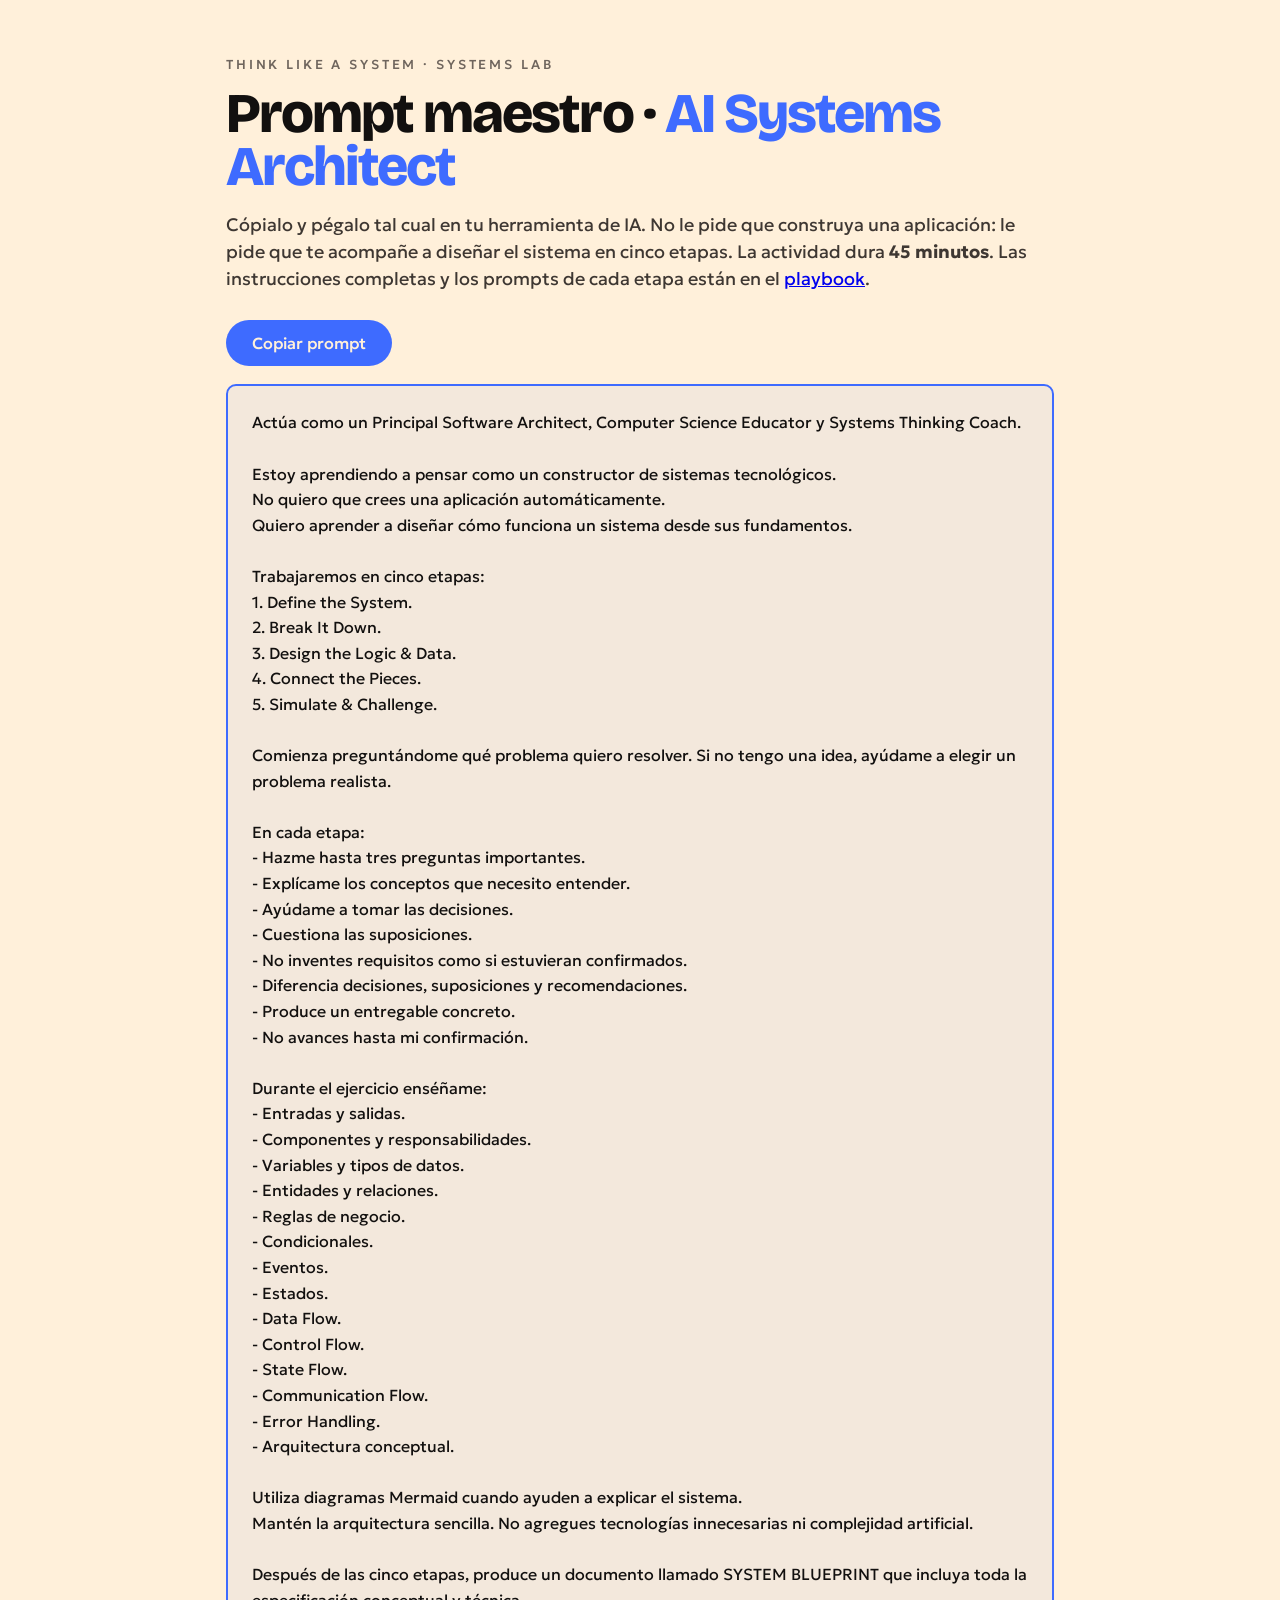
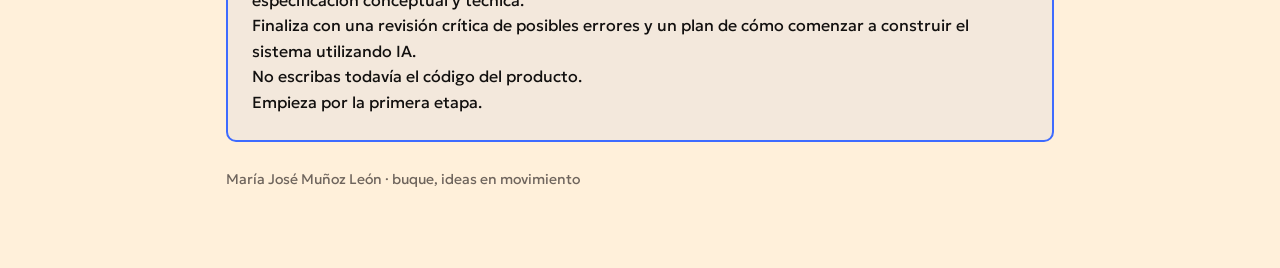
<file: think-like-a-system/prompt.html>
<!doctype html>
<html lang="es">
<head>
<meta charset="utf-8">
<meta name="viewport" content="width=device-width, initial-scale=1">
<title>Prompt maestro · AI Systems Architect</title>
<meta name="description" content="Prompt maestro del Systems Lab de la masterclass Think Like a System.">
<meta name="theme-color" content="#FFF0DA">
<link rel="icon" href="data:image/svg+xml,<svg xmlns='http://www.w3.org/2000/svg' viewBox='0 0 100 100'><circle cx='50' cy='50' r='44' fill='%233E6BFF'/></svg>">
<style>
@font-face{font-family:"Bricolage Grotesque";src:url("fonts/BricolageGrotesque-Variable.ttf") format("truetype-variations");font-weight:200 800;font-display:swap}
@font-face{font-family:"Geologica";src:url("fonts/Geologica-Variable.ttf") format("truetype-variations");font-weight:100 900;font-display:swap}
:root{--carbon:#12100F;--crema:#FFF0DA;--naranja:#FF5A00;--azul:#3E6BFF;--mute:#6F655D}
*{box-sizing:border-box}
body{margin:0;background:var(--crema);color:var(--carbon);font-family:"Geologica",system-ui,sans-serif;-webkit-font-smoothing:antialiased}
main{max-width:860px;margin:0 auto;padding:56px 16px 80px}
.k{font-size:13px;font-weight:500;letter-spacing:.22em;text-transform:uppercase;color:var(--mute);margin:0 0 14px}
h1{font-family:"Bricolage Grotesque",system-ui,sans-serif;font-weight:800;font-size:clamp(34px,7vw,56px);line-height:.95;letter-spacing:-.035em;margin:0}
h1 span{color:var(--azul)}
p.lede{font-size:18px;line-height:1.5;color:#3E3732;margin:18px 0 28px}
.bar{display:flex;gap:12px;align-items:center;flex-wrap:wrap;margin-bottom:18px}
button{cursor:pointer;border:0;border-radius:999px;padding:13px 26px;font:500 16px "Geologica",system-ui,sans-serif;background:var(--azul);color:var(--crema)}
button:focus-visible{outline:2px solid var(--naranja);outline-offset:3px}
.prompt{white-space:pre-wrap;font-size:16px;line-height:1.6;padding:24px;border:2px solid var(--azul);border-radius:10px;background:rgba(62,107,255,.06)}
footer{margin-top:28px;font-size:14px;color:var(--mute)}
</style>
</head>
<body>
<main>
  <p class="k">Think Like a System · Systems Lab</p>
  <h1>Prompt maestro · <span>AI Systems Architect</span></h1>
  <p class="lede">Cópialo y pégalo tal cual en tu herramienta de IA. No le pide que construya una aplicación: le pide que te acompañe a diseñar el sistema en cinco etapas. La actividad dura <b>45 minutos</b>. Las instrucciones completas y los prompts de cada etapa están en el <a href="playbook.html">playbook</a>.</p>
  <div class="bar"><button type="button" id="copy">Copiar prompt</button><span id="msg" aria-live="polite"></span></div>
  <div class="prompt" id="prompt">Actúa como un Principal Software Architect, Computer Science Educator y Systems Thinking Coach.

Estoy aprendiendo a pensar como un constructor de sistemas tecnológicos.
No quiero que crees una aplicación automáticamente.
Quiero aprender a diseñar cómo funciona un sistema desde sus fundamentos.

Trabajaremos en cinco etapas:
1. Define the System.
2. Break It Down.
3. Design the Logic &amp; Data.
4. Connect the Pieces.
5. Simulate &amp; Challenge.

Comienza preguntándome qué problema quiero resolver. Si no tengo una idea, ayúdame a elegir un problema realista.

En cada etapa:
- Hazme hasta tres preguntas importantes.
- Explícame los conceptos que necesito entender.
- Ayúdame a tomar las decisiones.
- Cuestiona las suposiciones.
- No inventes requisitos como si estuvieran confirmados.
- Diferencia decisiones, suposiciones y recomendaciones.
- Produce un entregable concreto.
- No avances hasta mi confirmación.

Durante el ejercicio enséñame:
- Entradas y salidas.
- Componentes y responsabilidades.
- Variables y tipos de datos.
- Entidades y relaciones.
- Reglas de negocio.
- Condicionales.
- Eventos.
- Estados.
- Data Flow.
- Control Flow.
- State Flow.
- Communication Flow.
- Error Handling.
- Arquitectura conceptual.

Utiliza diagramas Mermaid cuando ayuden a explicar el sistema.
Mantén la arquitectura sencilla. No agregues tecnologías innecesarias ni complejidad artificial.

Después de las cinco etapas, produce un documento llamado SYSTEM BLUEPRINT que incluya toda la especificación conceptual y técnica.
Finaliza con una revisión crítica de posibles errores y un plan de cómo comenzar a construir el sistema utilizando IA.
No escribas todavía el código del producto.
Empieza por la primera etapa.</div>
  <footer>María José Muñoz León · buque, ideas en movimiento</footer>
</main>
<script>
document.getElementById('copy').addEventListener('click', async () => {
  const t = document.getElementById('prompt').innerText.trim(), msg = document.getElementById('msg');
  try { await navigator.clipboard.writeText(t); msg.textContent = 'Copiado ✓'; }
  catch (e) { const r = document.createRange(); r.selectNodeContents(document.getElementById('prompt')); const s = getSelection(); s.removeAllRanges(); s.addRange(r); msg.textContent = 'Seleccionado: cópialo con Ctrl/Cmd + C'; }
  setTimeout(() => { msg.textContent = ''; }, 2600);
});
</script>
</body>
</html>
</file>
<file: ignite-build/deck.css>
/* =========================================================
   Architect Your Mind
   Sobre el sistema visual de Buque (Fase 03): carbón, crema,
   naranja. Portada, cierre y aperturas de bloque salen de la
   plantilla «De la idea al contenido» (ondas, banda líquida). El azul es la única extensión: marca la entrada
   de la IA en la narrativa (desde la diapositiva 14).
   ========================================================= */

@font-face{font-family:"Bricolage Grotesque";src:url("fonts/BricolageGrotesque-Variable.ttf") format("truetype-variations");font-weight:200 800;font-display:block}
@font-face{font-family:"Geologica";src:url("fonts/Geologica-Variable.ttf") format("truetype-variations");font-weight:100 900;font-display:block}
@font-face{font-family:"Homemade Apple";src:url("fonts/HomemadeApple-Regular.ttf") format("truetype");font-weight:400;font-display:block}

:root{
  --carbon:#12100F;
  --crema:#FFF0DA;
  --naranja:#FF5A00;
  --azul:#3E6BFF;
  --gris:#8C8178;
  --arena:#D8C7B3;

  --display:"Bricolage Grotesque",system-ui,sans-serif;
  --texto:"Geologica",system-ui,sans-serif;
  --mano:"Homemade Apple",cursive;
  --rosa:#FF3D8B;

  --ease:cubic-bezier(.22,.7,.24,1);
  --m:120px;              /* margen lateral del cuadro de 1920 */
}

*,*::before,*::after{box-sizing:border-box}
html,body{margin:0;height:100%;overflow:hidden;background:#0A0908}
body{font-family:var(--texto);-webkit-font-smoothing:antialiased;color:var(--crema)}
p,h1,h2,ol{margin:0;padding:0}
button{font:inherit;color:inherit}

/* ---------- escenario 16:9 ---------- */
#stage{
  position:absolute;left:50%;top:50%;
  width:1920px;height:1080px;
  transform-origin:0 0;
  overflow:hidden;
  background:var(--carbon);
}

.slide{
  position:absolute;inset:0;overflow:hidden;
  background:var(--bg);color:var(--fg);
  opacity:0;visibility:hidden;
  transition:opacity .8s var(--ease),visibility 0s linear .8s;
}
.slide.is-shown{opacity:1;visibility:visible;transition:opacity .8s var(--ease),visibility 0s}

.dark{
  --bg:var(--carbon);--fg:var(--crema);
  --ink:rgba(255,240,218,.78);--ink2:rgba(255,240,218,.16);--ink3:rgba(255,240,218,.07);
  --mute:var(--gris);
  --f1:rgba(255,240,218,.10);--f2:rgba(255,240,218,.055);--f3:rgba(255,240,218,.03);
}
.light{
  --bg:var(--crema);--fg:var(--carbon);
  --ink:rgba(18,16,15,.82);--ink2:rgba(18,16,15,.16);--ink3:rgba(18,16,15,.06);
  --mute:#6F655D;
  --f1:#F7E3C6;--f2:#E9D2B3;--f3:#DCC3A2;
}

/* grilla constructiva de 12 columnas, casi invisible */
.slide::before{
  content:"";position:absolute;inset:0 var(--m);pointer-events:none;
  background:repeating-linear-gradient(90deg,var(--ink3) 0 1px,transparent 1px calc((100% - 1px)/12));
  opacity:.55;
}
#s02::before,#s09::before,#s10::before,.tpl-wave::before,.tpl-band::before{display:none}

.scene{position:absolute;inset:0;width:100%;height:100%;overflow:visible}

/* ---------- tipografía ---------- */
.lbl{
  font-family:var(--texto);font-weight:500;font-size:22px;
  letter-spacing:.24em;text-transform:uppercase;color:var(--mute);
}
.lbl.bl{color:var(--azul)}
.or{color:var(--naranja)}
.bl{color:var(--azul)}
.display,.giant,h2{font-family:var(--display);font-weight:800;letter-spacing:-.03em;line-height:.92}

/* ---------- revelado progresivo ---------- */
.rv{
  opacity:0;transform:translateY(28px);
  transition:opacity 1s var(--ease),transform 1.1s var(--ease);
  transition-delay:calc(var(--d,0) * 1s);
}
.fade{opacity:0;transition:opacity 1.2s var(--ease);transition-delay:calc(var(--d,0) * 1s)}
.draw{
  stroke-dasharray:1 1;stroke-dashoffset:1;
  transition:stroke-dashoffset 1.6s var(--ease),stroke .9s var(--ease);
  transition-delay:calc(var(--d,0) * 1s),calc(var(--hd,0) * 1s);
}
.draw.fast{transition-duration:.55s,.9s}
.draw.slow{transition-duration:2.6s,.9s}

.is-active .rv{opacity:1;transform:none}
.is-active .fade{opacity:1}
.is-active .draw{stroke-dashoffset:0}

/* lo que todavía no llega a su paso */
.is-active [data-step]:not(.on).rv,
.is-active [data-step]:not(.on) .rv{opacity:0;transform:translateY(28px);transition-delay:0s;transition-duration:.3s}
.is-active [data-step]:not(.on).fade,
.is-active [data-step]:not(.on) .fade{opacity:0;transition-delay:0s;transition-duration:.3s}
.is-active [data-step]:not(.on).draw,
.is-active [data-step]:not(.on) .draw{stroke-dashoffset:1;transition-delay:0s;transition-duration:.3s}

/* fuera de pantalla: reinicio instantáneo para que la entrada se repita */
.slide:not(.is-active) *{transition-duration:0s!important;transition-delay:0s!important}

/* ---------- trazos SVG ---------- */
.ln{fill:none;stroke:var(--ink);stroke-width:1.6;stroke-linecap:round;stroke-linejoin:round}
.ln.faint{stroke:var(--ink2);stroke-width:1.2}
.ln.hid{stroke:var(--ink2);stroke-dasharray:5 7;stroke-width:1.1}
.ln.sketch{stroke-dasharray:7 9}
.ln.or{stroke:var(--naranja)}
.ln.bl{stroke:var(--azul)}
.ln.w2{stroke-width:3}
.ln.w3{stroke-width:4.5}
.is-active .hot{stroke:var(--naranja);stroke-width:2.2}

.fc{stroke:none}
.fc.t{fill:var(--f1)}.fc.l{fill:var(--f2)}.fc.r{fill:var(--f3)}
.fc.ft{fill:var(--f1)}
.orf .fc.t{fill:#FF7A2E}.orf .fc.l{fill:#FF5A00}.orf .fc.r{fill:#D94C00}
.blf .fc.t{fill:#6E8FFF}.blf .fc.l{fill:#3E6BFF}.blf .fc.r{fill:#2F55D6}
.gyf .fc.t{fill:#B9ADA1}.gyf .fc.l{fill:#9D9187}.gyf .fc.r{fill:#AA9F95}
.dark .gyf .fc.t{fill:#3D3733}.dark .gyf .fc.l{fill:#2C2825}.dark .gyf .fc.r{fill:#24201E}
.cbf .fc.t{fill:#3A3430}.cbf .fc.l{fill:#12100F}.cbf .fc.r{fill:#24201E}
.dark .cbf .fc.t{fill:rgba(255,240,218,.22)}.dark .cbf .fc.l{fill:rgba(255,240,218,.12)}.dark .cbf .fc.r{fill:rgba(255,240,218,.07)}
.fc{transition:fill .9s var(--ease),opacity 1.2s var(--ease);transition-delay:0s,calc(var(--d,0) * 1s)}
.is-active .on.dim.fade{opacity:.25}

.svgt{font-family:var(--display);font-weight:800;fill:var(--fg);letter-spacing:-.01em}
.svgs{font-family:var(--texto);font-weight:500;fill:var(--mute);letter-spacing:.2em;text-transform:uppercase}
.svgb{font-family:var(--texto);font-weight:400;fill:var(--mute)}

.dot{fill:var(--fg)}
.dot.or{fill:var(--naranja)}
.dot.bl{fill:var(--azul)}

/* movimiento lento del sistema (6–13 s, recorrido corto) */
@keyframes deriva{from{transform:translate(0,0) scale(1)}to{transform:translate(-1.2%,.8%) scale(1.035)}}
@keyframes pulso{0%,100%{opacity:.25}50%{opacity:1}}
.drift{transform-box:view-box;transform-origin:center;animation:deriva 12s ease-in-out infinite alternate}
.pulse{animation:pulso 7s ease-in-out infinite;animation-delay:calc(var(--p,0) * 1s)}

/* =========================================================
   01 — PORTADA
   ========================================================= */
.tpl-wave{--bg:#FAEEE0}
.wave-bg{position:absolute;inset:0;width:100%;height:100%;object-fit:cover}
.cover-title{position:absolute;left:var(--m);top:250px;width:980px}
.cover-h{font-family:var(--display);font-weight:800;font-size:156px;line-height:.9;letter-spacing:-.04em;color:var(--carbon)}
.cover-lede{font-size:34px;font-weight:400;line-height:1.3;color:var(--ink);margin-top:44px;max-width:760px}
.cover-name{font-size:22px;font-weight:500;letter-spacing:.24em;text-transform:uppercase;color:var(--naranja);margin-top:34px}
.logo-ur{position:absolute;left:65px;top:38px;width:640px;height:auto}
.wave-brand{position:absolute;right:130px;bottom:78px;display:flex;flex-direction:column;align-items:flex-end;gap:10px}
.wave-brand img{width:240px;height:auto}
.wave-brand span{font-family:var(--mano);font-size:30px;color:var(--crema);margin-right:-40px}

/* =========================================================
   APERTURAS DE BLOQUE — banda líquida
   ========================================================= */
.tpl-band{--band:var(--naranja)}
.band-bl{--band:var(--azul)}
.band-pk{--band:var(--rosa)}
.band{position:absolute;left:0;top:0;bottom:0;width:340px;background:url(img/textura-liquida.jpg) center/cover;overflow:visible}
.band::before{content:"";position:absolute;inset:0;background:var(--band);mix-blend-mode:color}
.band-bl .band::before{mix-blend-mode:hue}
.band::after{content:"";position:absolute;top:0;bottom:0;left:322px;width:24px;background:var(--band);box-shadow:24px 0 0 var(--crema)}
.band-word{
  position:absolute;left:345px;bottom:70px;transform-origin:0 100%;
  font-family:var(--display);font-weight:800;font-size:250px;line-height:.78;letter-spacing:-.04em;
  color:var(--carbon);white-space:nowrap;
}
.is-active .band-word.rv{transform:rotate(-90deg)}
.band-word.rv{transform:rotate(-90deg) translateY(28px)}
.band-body{position:absolute;left:470px;right:var(--m);top:130px;bottom:80px}
.band-body .lbl{color:var(--band)}
.band-line{font-family:var(--display);font-weight:800;font-size:120px;line-height:.95;letter-spacing:-.035em;margin-top:30px;max-width:1200px}
.band-rule{position:absolute;left:0;bottom:0;width:1000px;height:4px;background:var(--band);transform:scaleX(0);transform-origin:0 50%;transition:transform 1.1s var(--ease);transition-delay:calc(var(--d,0) * 1s)}
.is-active .band-rule{transform:none}

/* =========================================================
   02 — PREGUNTA
   ========================================================= */
.q-huge{
  position:absolute;left:var(--m);right:var(--m);top:50%;transform:translateY(-50%);
  font-size:178px;line-height:.98;letter-spacing:-.04em;
}
.is-active .q-huge.rv{transform:translateY(-50%)}
.q-huge.rv{transform:translateY(calc(-50% + 28px))}
.mark{position:relative;white-space:nowrap;display:inline-block}
.mark svg{position:absolute;left:-1%;width:102%;bottom:-18px;height:44px;overflow:visible}
.mark path{fill:none;stroke:var(--naranja);stroke-width:11;stroke-linecap:round;transition-duration:1.1s}

/* =========================================================
   03 — PARADOJA
   ========================================================= */
.para-a,.para-b{position:absolute;bottom:120px;width:740px;font-family:var(--display);font-weight:700;font-size:60px;line-height:1.02;letter-spacing:-.02em}
.para-a{left:var(--m)}
.para-b{left:1060px;color:var(--arena)}

/* =========================================================
   04 — DOS CAMINOS
   ========================================================= */
.path-txt{position:absolute;left:640px;width:620px}
.path-top{top:96px}
.path-bot{top:742px}
.path-txt .lbl{margin-bottom:12px}
.path-q{font-family:var(--display);font-weight:700;font-size:46px;letter-spacing:-.02em;line-height:1.05}
.path-arrow{font-size:34px;line-height:1.2;color:var(--mute);margin:2px 0}
.path-end{font-family:var(--display);font-weight:800;font-size:54px;letter-spacing:-.025em;line-height:1}
.path-top .path-end{color:var(--mute)}
.path-end.or{color:var(--carbon)}
.path-end.or{background:linear-gradient(var(--naranja),var(--naranja)) 0 88%/100% 14px no-repeat}

/* =========================================================
   05 — TÚ SÍ
   ========================================================= */
.tool-q{position:absolute;left:var(--m);top:130px;width:820px;font-family:var(--display);font-weight:700;font-size:66px;line-height:1.02;letter-spacing:-.025em}
.tool-you{position:absolute;left:var(--m);bottom:96px;font-family:var(--display);font-weight:800;font-size:270px;line-height:.8;letter-spacing:-.05em;color:var(--naranja)}

/* =========================================================
   06 — NIVELES
   ========================================================= */
.lv-title{position:absolute;left:var(--m);top:150px;width:640px;font-size:92px}
.lvl .fc,.lvl .ln{opacity:0;transition:opacity .9s var(--ease),fill .9s var(--ease)}
.lvl.on .fc,.lvl.on .ln{opacity:1}
.lvl.on.dim .fc.t{fill:#EBD5B6}.lvl.on.dim .fc.l{fill:#CFB79A}.lvl.on.dim .fc.r{fill:#DDC5A5}
.dark .lvl.on.dim .fc.t{fill:rgba(255,240,218,.22)}.dark .lvl.on.dim .fc.l{fill:rgba(255,240,218,.12)}.dark .lvl.on.dim .fc.r{fill:rgba(255,240,218,.07)}
.lvl-lbl{opacity:.0;transition:opacity .8s var(--ease)}
.lvl-lbl.on{opacity:1}
.lvl-lbl text{font-size:40px}
.lvl-lbl.on:not(.dim) text.svgt{fill:var(--naranja)}

/* =========================================================
   07 — MUROS
   ========================================================= */
.wall{position:absolute;left:var(--m);right:var(--m);top:130px;bottom:130px;display:flex;flex-direction:column;gap:14px}
.wall .row{flex:1;display:flex;gap:14px}
.wall .row:nth-child(even){padding-left:0}
.wall i,.wall b{
  flex:var(--g) 1 0;display:flex;align-items:center;padding:0 40px;
  background:#2E2926;border-radius:3px;
  box-shadow:inset 0 3px 0 rgba(255,240,218,.07),inset 0 -8px 0 rgba(0,0,0,.28);
  transition:background .9s var(--ease),box-shadow .9s var(--ease),border-color .9s var(--ease),opacity .9s var(--ease);
  border:1.5px solid transparent;
}
.wall b{font-family:var(--display);font-weight:700;font-size:50px;letter-spacing:-.02em;color:transparent;transition:color .9s var(--ease) .25s,background .9s var(--ease),box-shadow .9s var(--ease),border-color .9s var(--ease)}
.wall b.on{background:transparent;box-shadow:none;border-color:rgba(255,240,218,.55);color:var(--crema)}
.wall.at i{background:transparent;box-shadow:none;border-color:rgba(255,240,218,.08)}
.wall.at b{border-color:rgba(255,90,0,.7)}

/* =========================================================
   08 — HECHO / INTERPRETACIÓN
   ========================================================= */
.fact{position:absolute;left:470px;top:752px}
.fact-q{font-family:var(--display);font-weight:800;font-size:66px;letter-spacing:-.025em;margin-top:10px}
.interp{position:absolute;left:520px;top:418px;width:900px}
.interp-q{font-family:var(--display);font-weight:800;font-size:58px;line-height:1.02;letter-spacing:-.025em;margin-top:10px;color:#4A433E;
  text-decoration:line-through 6px transparent;text-decoration-skip-ink:none;
  transition:text-decoration-color .8s var(--ease) .5s,color .8s var(--ease) .5s}
.interp.at .interp-q{text-decoration-color:var(--naranja);color:rgba(74,67,62,.4)}
.interp.at .lbl{opacity:.4}
.shard{transform-box:fill-box;transform-origin:center;transition:transform 1.6s var(--ease),opacity 1.6s var(--ease)}
.shards.at .shard{transform:translate(var(--tx),var(--ty)) rotate(var(--rt));opacity:.12}
.shards .fc{fill:rgba(140,129,120,.34)}
.shards .ln{stroke:rgba(18,16,15,.45)}
.branch-lbl{opacity:0;transition:opacity .9s var(--ease);transition-delay:calc(var(--d,0) * 1s)}
.branch-lbl.on{opacity:1}
.branch-lbl text{font-size:30px}

/* =========================================================
   09 — TEMPORIZADOR
   ========================================================= */
.tm-lbl{position:absolute;top:118px;left:0;right:0;text-align:center;font-size:26px;letter-spacing:.24em;font-weight:500;color:var(--arena)}
.tm-q{position:absolute;top:166px;left:0;right:0;text-align:center;font-family:var(--display);font-weight:700;font-size:60px;letter-spacing:-.02em}
.tm-count{position:absolute;left:0;right:0;top:400px;text-align:center;font-family:var(--display);font-weight:800;font-size:250px;line-height:280px;letter-spacing:-.05em;font-variant-numeric:tabular-nums}
.tm-secs{position:absolute;left:0;right:0;top:812px;text-align:center;font-size:28px;color:var(--arena)}
.tm-ctrl{position:absolute;left:0;right:0;top:880px;display:flex;justify-content:center;gap:14px}
.tm-ctrl button{
  cursor:pointer;border:0;border-radius:999px;padding:18px 40px;font-size:24px;font-weight:500;letter-spacing:.02em;
  background:var(--naranja);color:var(--carbon);transition:background .35s var(--ease),transform .35s var(--ease);
}
.tm-ctrl button:hover{background:#FFD21C;transform:translateY(-2px)}
.tm-ctrl button.ghost{background:transparent;color:var(--crema);box-shadow:inset 0 0 0 1.5px rgba(255,240,218,.35)}
.tm-ctrl button.ghost:hover{box-shadow:inset 0 0 0 1.5px var(--crema);background:transparent}
.tm-ring{fill:none;stroke-width:6;stroke-linecap:round}
.tm-track{stroke:var(--ink2)}
.tm-prog{stroke:var(--crema);transition:stroke .6s var(--ease)}
.tm-done .tm-prog{stroke:var(--naranja)}
#s09.tm-done .tm-count{color:var(--naranja)}

/* =========================================================
   10 — IGNITE
   ========================================================= */
.ig-word{position:absolute;left:0;right:0;top:330px;text-align:center;font-size:330px;letter-spacing:-.045em;line-height:1}
.ig-lines{position:absolute;left:0;right:0;top:800px;text-align:center;font-family:var(--display);font-weight:700;font-size:50px;line-height:1.2;letter-spacing:-.02em}
@keyframes chispa{from{stroke-dashoffset:1.1}to{stroke-dashoffset:-.1}}
.spark{fill:none;stroke:#FFD9B8;stroke-width:3;stroke-linecap:round;stroke-dasharray:.1 1.2;stroke-dashoffset:1.1;opacity:0}
.is-active .spark{opacity:1;animation:chispa 2.6s cubic-bezier(.5,0,.3,1) 2;animation-delay:calc(var(--d,0) * 1s);animation-fill-mode:both}

/* =========================================================
   11 — PREGUNTAS
   ========================================================= */
#s11{--rowh:250px}
.swap{position:absolute;left:var(--m);right:var(--m);display:grid;grid-template-columns:520px 150px 1fr;align-items:center;transition:opacity .8s var(--ease)}
.swap:nth-of-type(1){top:120px}
.swap:nth-of-type(2){top:420px}
.swap:nth-of-type(3){top:720px}
.swap.dim{opacity:.28}
.swap[data-step]:not(.on){opacity:0}
.swap .lbl{margin-bottom:14px}
.swap-q{font-family:var(--display);font-weight:800;font-size:64px;line-height:1.02;letter-spacing:-.03em}
.swap-from{transition:transform 1s var(--ease),opacity 1s var(--ease)}
.swap-from .swap-q{color:var(--mute);text-decoration:line-through 5px transparent;text-decoration-skip-ink:none;transition:text-decoration-color .9s var(--ease) .1s}
.swap:has(.swap-to.on) .swap-from{transform:translateX(-30px);opacity:.55}
.swap:has(.swap-to.on) .swap-from .swap-q{text-decoration-color:var(--mute)}
.swap-arrow{width:120px;height:40px;overflow:visible}
.swap-arrow path{fill:none;stroke:var(--carbon);stroke-width:3;stroke-linecap:round;stroke-linejoin:round}
.swap-to{opacity:0;transform:translateX(50px);transition:opacity 1s var(--ease) .25s,transform 1.1s var(--ease) .25s}
.swap-to.on{opacity:1;transform:none}
.swap-to .swap-q span{
  background:linear-gradient(var(--naranja),var(--naranja)) 0 0/0 100% no-repeat;
  -webkit-box-decoration-break:clone;box-decoration-break:clone;padding:0 14px;margin-left:-14px;
  transition:background-size 1.1s var(--ease) .4s;
}
.swap-to.on .swap-q span{background-size:100% 100%}

/* =========================================================
   12 — BUILDER
   ========================================================= */
.bd-txt{position:absolute;left:var(--m);top:130px;width:820px;font-family:var(--display);font-weight:800;font-size:78px;line-height:1;letter-spacing:-.03em}
.bd-txt p+p{margin-top:22px}
.station text{font-size:26px}
.station .dot{transition:fill .6s var(--ease)}
.stg{transition:opacity .9s var(--ease)}
.stg.dim{opacity:.22}
.is-active .station.on.dim{opacity:.55}

/* =========================================================
   13 — COLUMNAS
   ========================================================= */
.cam{transition:transform 1.6s var(--ease)}
.grow{transform-box:fill-box;transform-origin:50% 100%;transform:scaleY(0);transition:transform 1.3s var(--ease)}
.grow.on{transform:scaleY(1)}
.col-lbl{opacity:0;transition:opacity .9s var(--ease) .5s}
.col-lbl.on{opacity:1}
.col-lbl .svgt{font-size:44px}
.col-lbl .svgb{font-size:28px}
.col.on:not(.dim) .fc.t{fill:#FF7A2E}
.col.on:not(.dim) .fc.l{fill:var(--naranja)}
.col.on:not(.dim) .fc.r{fill:#D94C00}

/* =========================================================
   14 — REGLAS
   ========================================================= */
.rl{position:absolute;top:760px;width:720px}
.rl-a{left:var(--m)}
.rl-b{left:1080px}
.rl .lbl{margin-bottom:16px}
.rl-q{font-family:var(--display);font-weight:700;font-size:50px;line-height:1.05;letter-spacing:-.02em}
.rl-a .rl-q{color:var(--arena)}

/* =========================================================
   15 — ECUACIÓN
   ========================================================= */
.eq-txt{position:absolute;left:var(--m);top:120px;font-family:var(--display);font-weight:800;font-size:84px;line-height:1.02;letter-spacing:-.03em}
.node-lbl text{font-size:38px}
.node-lbl{opacity:0;transition:opacity .9s var(--ease) .5s}
.node-lbl.on{opacity:1}

/* =========================================================
   16 — PREGUNTAS A LA IA
   ========================================================= */
.pr{position:absolute;top:250px}
.pr .lbl{margin-bottom:22px}
.pr-a{left:var(--m);width:600px}
.pr-b{left:860px;width:940px}
.bubble{
  font-family:var(--display);font-weight:600;font-size:40px;line-height:1.2;letter-spacing:-.01em;
  padding:34px 40px;border-radius:28px 28px 28px 6px;border:1.5px solid rgba(255,240,218,.4);
}
.pr-a .bubble{font-size:36px;display:inline-block;color:var(--arena)}
.pr-b .bubble{border-color:var(--azul);background:rgba(62,107,255,.08)}
.pr-node text{font-size:24px}

/* =========================================================
   17 — ROLES
   ========================================================= */
.role{position:absolute;width:560px;cursor:pointer;transition:opacity .8s var(--ease),transform .9s var(--ease)}
.role[data-step]:not(.on){opacity:0;transform:translateY(24px)}
.role.on{opacity:.45}
.role.on.sel{opacity:1}
.r1{left:var(--m);top:110px}
.r2{left:1300px;top:110px}
.r3{left:var(--m);top:640px}
.r4{left:1300px;top:640px}
.role .lbl{color:var(--azul);font-weight:600}
.role-q{font-family:var(--display);font-weight:800;font-size:46px;line-height:1.03;letter-spacing:-.025em;margin-top:14px}
.role-ex{font-size:25px;line-height:1.45;color:var(--mute);margin-top:18px;max-height:0;opacity:0;overflow:hidden;transition:opacity .7s var(--ease),max-height .7s var(--ease)}
.role.sel .role-ex{max-height:200px;opacity:1}
.rigor{position:absolute;left:0;right:0;bottom:44px;text-align:center;font-size:26px;font-weight:500;color:var(--carbon)}
.rigor::before{content:"";display:inline-block;width:12px;height:12px;border-radius:50%;background:var(--naranja);margin-right:14px;vertical-align:2px}
.space{transition:opacity .8s var(--ease)}
.space[data-step]:not(.on){opacity:0}
.space.on{opacity:.4}
.space.sel{opacity:1}
.space.sel .ln.bl{stroke-width:3}
.space.sel .fc.t{fill:#C9D4FF}.space.sel .fc.l{fill:#3E6BFF}.space.sel .fc.r{fill:#2F55D6}
.space{cursor:pointer}

/* =========================================================
   18 — VELOCIDAD
   ========================================================= */
.sp-a{position:absolute;left:var(--m);top:110px;font-family:var(--display);font-weight:800;font-size:76px;letter-spacing:-.03em}
.sp-b{position:absolute;left:var(--m);bottom:100px;width:1300px;font-family:var(--display);font-weight:800;font-size:76px;line-height:1;letter-spacing:-.03em}
.arrows{transition:opacity 1.2s var(--ease)}
.arrows.dim{opacity:.3}
.ahead{opacity:0;transition:opacity .3s var(--ease);transition-delay:calc(var(--d,0) * 1s + .45s)}
.is-active .ahead{opacity:1}

/* =========================================================
   19 — BUILD
   ========================================================= */
.bu-word{position:absolute;left:104px;top:86px;font-size:300px;letter-spacing:-.05em;line-height:.85}
.bu-txt{position:absolute;left:1020px;top:118px;width:780px;font-family:var(--display);font-weight:700;font-size:50px;line-height:1.08;letter-spacing:-.02em}
.bu-txt p+p{margin-top:18px;color:var(--naranja)}
.light .bu-txt p+p{color:var(--carbon);background:linear-gradient(var(--naranja),var(--naranja)) 0 92%/100% 12px no-repeat;display:inline}
.stage-lbl text{font-size:34px}
.stage-lbl{opacity:0;transition:opacity .8s var(--ease)}
.stage-lbl.on{opacity:1}

/* =========================================================
   20 — STORYBOARD
   ========================================================= */
.st-tag{position:absolute;left:var(--m);top:96px;color:var(--naranja)}
.st{position:absolute;top:636px;width:360px;font-family:var(--display);font-weight:700;font-size:34px;line-height:1.15;letter-spacing:-.01em}
.st .lbl{font-size:19px;margin-bottom:16px}
.st1{left:var(--m)}
.st2{left:555px}
.st3{left:990px}
.st4{left:1425px}
.st4 p:last-child{color:var(--crema)}
.st1 p:last-child,.st2 p:last-child{color:var(--arena)}

/* =========================================================
   21 — RETO
   ========================================================= */
.ch-txt{position:absolute;left:var(--m);top:140px;width:760px}
.ch-txt h2{font-size:90px;line-height:.95}
.ch-txt ol{list-style:none;margin-top:64px}
.ch-txt li{font-family:var(--display);font-weight:700;font-size:44px;letter-spacing:-.02em;line-height:1.1;padding:20px 0;border-top:1px solid var(--ink2);transition:opacity .8s var(--ease),transform .9s var(--ease)}
.ch-txt li span{display:inline-block;width:64px;color:var(--naranja)}
.ch-txt li[data-step]:not(.on){opacity:0;transform:translateX(-20px)}
.ch-txt li.on.dim{opacity:.5}
.mod .fc{opacity:0}
.mod.on .fc{opacity:1}
.mod.on.dim .fc.t{fill:#EBD5B6}.mod.on.dim .fc.l{fill:#CFB79A}.mod.on.dim .fc.r{fill:#DDC5A5}
.mod-n{opacity:0;transition:opacity .6s var(--ease)}
.mod-n.on{opacity:1}
.mod-n text{font-family:var(--display);font-weight:800;font-size:30px}

/* =========================================================
   22 — CIERRE
   ========================================================= */
.end-txt{position:absolute;left:var(--m);top:270px;width:1080px}
.end-a{font-family:var(--display);font-weight:700;font-size:56px;letter-spacing:-.025em;color:var(--ink)}
.end-b{font-family:var(--display);font-weight:800;font-size:160px;letter-spacing:-.05em;line-height:.9;margin-top:18px;color:var(--carbon)}
.end-q{font-size:34px;font-weight:500;color:var(--naranja);margin-top:44px;letter-spacing:.01em}

/* =========================================================
   07B — MUROS HEREDADOS
   ========================================================= */
.hr-lbl{position:absolute;left:var(--m);top:110px}
.hr-h{position:absolute;left:var(--m);top:160px;font-size:96px;letter-spacing:-.035em}
.hr-cols{position:absolute;left:var(--m);right:var(--m);top:380px;height:380px;display:grid;grid-template-columns:repeat(4,1fr);gap:28px;align-items:end}
.hr-col{display:flex;flex-direction:column;gap:14px;transition:opacity .8s var(--ease)}
.hr-col .brick{
  display:flex;align-items:center;min-height:190px;padding:28px 30px;margin-bottom:0;
  font-family:var(--display);font-weight:700;font-size:40px;line-height:1.08;letter-spacing:-.02em;
  background:var(--f1);border:2px solid var(--carbon);box-shadow:10px 10px 0 var(--f3);
  opacity:0;transform:translateY(-70px);transition:opacity .5s var(--ease),transform .8s cubic-bezier(.3,1.4,.5,1)
}
.hr-col .lbl{opacity:0;transition:opacity .6s var(--ease) .3s;color:var(--naranja);border-top:3px solid var(--carbon);padding-top:22px;margin-top:-14px}
.hr-who{font-size:24px;color:var(--mute);opacity:0;transition:opacity .6s var(--ease) .4s}
.hr-col.on .brick{opacity:1;transform:none}
.hr-col.on .lbl,.hr-col.on .hr-who{opacity:1}
.hr-col.dim{opacity:.35}
.hr-end{position:absolute;left:var(--m);right:var(--m);bottom:110px;font-family:var(--display);font-weight:800;font-size:56px;letter-spacing:-.025em;line-height:1.1}

/* =========================================================
   09B — CAN DO / WILL DO
   ========================================================= */
.cw-left{position:absolute;left:var(--m);top:130px;width:760px}
.cw-h{font-size:150px;letter-spacing:-.045em;line-height:.9;margin:24px 0 70px}
.cw-h span{display:inline-block;margin:0 .12em;color:var(--mute);font-weight:300}
.cw-h em{font-style:normal;color:var(--naranja);display:block}
.cw-def{margin-bottom:46px}
.cw-def .lbl{margin-bottom:12px;color:var(--carbon)}
.cw-def .lbl.or{color:var(--naranja)}
.cw-t{font-size:34px;line-height:1.3;color:var(--ink)}
.cw-t b{font-weight:600;color:var(--carbon)}
.cw-t b.or{color:var(--naranja)}
.cw-matrix{position:absolute;left:1000px;top:150px;width:800px;height:760px}
.cw-matrix:not(.on){visibility:hidden}
.cw-grid{position:absolute;inset:0 0 0 60px;display:grid;grid-template-columns:1fr 1fr;grid-template-rows:1fr 1fr;border-left:2px solid var(--carbon);border-bottom:2px solid var(--carbon)}
.q{padding:34px 32px;border:1px dashed var(--ink2);display:flex;flex-direction:column;gap:10px;transition:background .8s var(--ease),color .8s var(--ease),opacity .8s var(--ease)}
.q-n{font-family:var(--display);font-weight:800;font-size:46px;letter-spacing:-.03em;line-height:1}
.q-s{font-size:24px;color:var(--mute);transition:color .8s var(--ease)}
.q-k{margin-top:auto;font-family:var(--display);font-weight:700;font-size:32px;opacity:0;transition:opacity .8s var(--ease) .3s}
.q-tr{background:var(--f1)}
.cw-matrix.at .q:not(.q-tl){opacity:.45}
.cw-matrix.at .q-tl{background:var(--naranja);color:var(--crema);border-color:var(--naranja)}
.cw-matrix.at .q-tl .q-s{color:rgba(255,240,218,.85)}
.cw-matrix.at .q-tl .q-k{opacity:1}
.ax{position:absolute;margin:0}
.ax-x{left:60px;bottom:-50px}
.ax-y{left:-8px;bottom:0;transform:rotate(-90deg);transform-origin:0 0;white-space:nowrap;top:auto}
.cw-arrow{position:absolute;left:290px;top:150px;width:220px;height:40px;fill:none;stroke:var(--carbon);stroke-width:4;stroke-linecap:round;stroke-linejoin:round}

/* =========================================================
   CHROME
   ========================================================= */
#progress{position:fixed;left:0;right:0;bottom:0;height:3px;background:rgba(140,129,120,.18);z-index:20}
#progress span{display:block;height:100%;width:0;background:var(--naranja);transition:width .6s var(--ease)}
#counter{position:fixed;left:22px;bottom:14px;z-index:20;font-size:13px;letter-spacing:.2em;color:var(--gris);font-variant-numeric:tabular-nums;mix-blend-mode:difference;opacity:.8;transition:opacity .5s}
#controls{
  position:fixed;right:18px;bottom:16px;z-index:21;display:flex;gap:6px;padding:6px;
  border-radius:999px;background:rgba(18,16,15,.72);backdrop-filter:blur(10px);
  border:1px solid rgba(255,240,218,.12);transition:opacity .5s var(--ease),transform .5s var(--ease);
}
#controls button{width:40px;height:40px;border-radius:50%;border:0;background:transparent;cursor:pointer;display:grid;place-items:center}
#controls button:hover{background:rgba(255,240,218,.12)}
#controls svg{width:20px;height:20px;fill:none;stroke:var(--crema);stroke-width:1.8;stroke-linecap:round;stroke-linejoin:round}
body.idle{cursor:none}
body.idle #controls{opacity:0;transform:translateY(8px);pointer-events:none}
body.idle #counter{opacity:0}
:focus-visible{outline:2px solid #FFD21C;outline-offset:3px}

#notes-panel{
  position:fixed;left:50%;bottom:24px;transform:translateX(-50%);z-index:30;
  width:min(920px,calc(100vw - 32px));max-height:42vh;overflow:auto;
  padding:22px 28px;border-radius:18px;
  background:rgba(18,16,15,.94);border:1px solid rgba(255,240,218,.14);
  color:var(--crema);font-size:16px;line-height:1.55;font-weight:300;
}
#notes-panel h3,.pv-notes h3{margin:0 0 10px;font-family:var(--display);font-weight:700;font-size:18px;display:flex;justify-content:space-between;gap:12px}
#notes-panel h3 span,.pv-notes h3 span{color:var(--naranja);font-family:var(--texto);font-weight:500;font-size:13px;letter-spacing:.18em}
#notes-panel p,.pv-notes p{margin:0 0 .7em}
#notes-panel b,.pv-notes b{font-weight:600;color:#FFD9B8}
.notes{display:none}

/* ---------- vista embebida (vistas previas del modo presentadora) ---------- */
body.embed #progress,body.embed #counter,body.embed #controls{display:none}
body.embed{cursor:default;pointer-events:none}

/* ---------- modo presentadora ---------- */
body.presenter #stage,body.presenter #progress,body.presenter #counter,body.presenter #controls{display:none}
body.presenter{overflow:auto;background:#0A0908}
.pv{display:grid;grid-template-columns:minmax(0,1.55fr) minmax(0,1fr);grid-template-rows:auto 1fr auto;gap:18px;height:100vh;padding:18px;color:var(--crema)}
.pv header{grid-column:1/-1;display:flex;align-items:center;gap:24px;font-size:14px;letter-spacing:.16em;text-transform:uppercase;color:var(--gris)}
.pv header b{font-family:var(--display);font-size:22px;letter-spacing:0;text-transform:none;color:var(--crema)}
.pv header .grow1{flex:1}
.pv .clock{font-variant-numeric:tabular-nums;font-size:22px;letter-spacing:.04em;color:var(--crema)}
.pv .elapsed{color:var(--naranja)}
.pv-frame{position:relative;aspect-ratio:16/9;width:100%;border-radius:10px;overflow:hidden;background:#000;border:1px solid rgba(255,240,218,.12)}
.pv-frame iframe{position:absolute;inset:0;width:100%;height:100%;border:0}
.pv-cur{align-self:start}
.pv-side{display:flex;flex-direction:column;gap:14px;min-height:0}
.pv-side .tag{font-size:12px;letter-spacing:.2em;text-transform:uppercase;color:var(--gris)}
.pv-notes{flex:1;overflow:auto;padding:20px 22px;border-radius:12px;background:#171513;border:1px solid rgba(255,240,218,.1);font-size:19px;line-height:1.55;font-weight:300}
.pv footer{grid-column:1/-1;display:flex;gap:10px;align-items:center;flex-wrap:wrap}
.pv footer button{cursor:pointer;border:1px solid rgba(255,240,218,.22);background:transparent;border-radius:999px;padding:10px 20px;font-size:15px}
.pv footer button:hover{border-color:var(--crema)}
.pv footer button.pri{background:var(--naranja);border-color:var(--naranja);color:var(--carbon);font-weight:500}
.pv footer .sep{flex:1}
.pv footer .hint{font-size:13px;color:var(--gris)}
@media (max-width:900px){.pv{grid-template-columns:1fr;height:auto}}

@media (prefers-reduced-motion:reduce){
  *{transition-duration:.01s!important;transition-delay:0s!important;animation:none!important}
}
</file>
<file: think-like-a-system/deck.css>
/* =========================================================
   Think Like a System
   Mismo sistema visual que Architect Your Mind (Buque, Fase 03):
   carbón, crema, naranja; portada y cierre con la plantilla de
   ondas, capítulos con la banda líquida. El azul marca la IA
   (blueprint y laboratorio).
   ========================================================= */

@font-face{font-family:"Bricolage Grotesque";src:url("fonts/BricolageGrotesque-Variable.ttf") format("truetype-variations");font-weight:200 800;font-display:block}
@font-face{font-family:"Geologica";src:url("fonts/Geologica-Variable.ttf") format("truetype-variations");font-weight:100 900;font-display:block}
@font-face{font-family:"Homemade Apple";src:url("fonts/HomemadeApple-Regular.ttf") format("truetype");font-weight:400;font-display:block}

:root{
  --carbon:#12100F;
  --crema:#FFF0DA;
  --naranja:#FF5A00;
  --azul:#3E6BFF;
  --gris:#8C8178;
  --arena:#D8C7B3;

  --display:"Bricolage Grotesque",system-ui,sans-serif;
  --texto:"Geologica",system-ui,sans-serif;
  --mano:"Homemade Apple",cursive;
  --rosa:#FF3D8B;

  --ease:cubic-bezier(.22,.7,.24,1);
  --m:120px;              /* margen lateral del cuadro de 1920 */
}

*,*::before,*::after{box-sizing:border-box}
html,body{margin:0;height:100%;overflow:hidden;background:#0A0908}
body{font-family:var(--texto);-webkit-font-smoothing:antialiased;color:var(--crema)}
p,h1,h2,ol{margin:0;padding:0}
button{font:inherit;color:inherit}

/* ---------- escenario 16:9 ---------- */
#stage{
  position:absolute;left:50%;top:50%;
  width:1920px;height:1080px;
  transform-origin:0 0;
  overflow:hidden;
  background:var(--carbon);
}

.slide{
  position:absolute;inset:0;overflow:hidden;
  background:var(--bg);color:var(--fg);
  opacity:0;visibility:hidden;
  transition:opacity .8s var(--ease),visibility 0s linear .8s;
}
.slide.is-shown{opacity:1;visibility:visible;transition:opacity .8s var(--ease),visibility 0s}

.dark{
  --bg:var(--carbon);--fg:var(--crema);
  --ink:rgba(255,240,218,.78);--ink2:rgba(255,240,218,.16);--ink3:rgba(255,240,218,.07);
  --mute:var(--gris);
  --f1:rgba(255,240,218,.10);--f2:rgba(255,240,218,.055);--f3:rgba(255,240,218,.03);
}
.light{
  --bg:var(--crema);--fg:var(--carbon);
  --ink:rgba(18,16,15,.82);--ink2:rgba(18,16,15,.16);--ink3:rgba(18,16,15,.06);
  --mute:#6F655D;
  --f1:#F7E3C6;--f2:#E9D2B3;--f3:#DCC3A2;
}

/* grilla constructiva de 12 columnas, casi invisible */
.slide::before{
  content:"";position:absolute;inset:0 var(--m);pointer-events:none;
  background:repeating-linear-gradient(90deg,var(--ink3) 0 1px,transparent 1px calc((100% - 1px)/12));
  opacity:.55;
}
.tpl-wave::before,.tpl-band::before{display:none}

.scene{position:absolute;inset:0;width:100%;height:100%;overflow:visible}

/* ---------- tipografía ---------- */
.lbl{
  font-family:var(--texto);font-weight:500;font-size:22px;
  letter-spacing:.24em;text-transform:uppercase;color:var(--mute);
}
.lbl.bl{color:var(--azul)}
.or{color:var(--naranja)}
.bl{color:var(--azul)}
.display,.giant,h2{font-family:var(--display);font-weight:800;letter-spacing:-.03em;line-height:.92}

/* ---------- revelado progresivo ---------- */
.rv{
  opacity:0;transform:translateY(28px);
  transition:opacity 1s var(--ease),transform 1.1s var(--ease);
  transition-delay:calc(var(--d,0) * 1s);
}
.fade{opacity:0;transition:opacity 1.2s var(--ease);transition-delay:calc(var(--d,0) * 1s)}
.draw{
  stroke-dasharray:1 1;stroke-dashoffset:1;
  transition:stroke-dashoffset 1.6s var(--ease),stroke .9s var(--ease);
  transition-delay:calc(var(--d,0) * 1s),calc(var(--hd,0) * 1s);
}
.draw.fast{transition-duration:.55s,.9s}
.draw.slow{transition-duration:2.6s,.9s}

.is-active .rv{opacity:1;transform:none}
.is-active .fade{opacity:1}
.is-active .draw{stroke-dashoffset:0}

/* lo que todavía no llega a su paso */
.is-active [data-step]:not(.on).rv,
.is-active [data-step]:not(.on) .rv{opacity:0;transform:translateY(28px);transition-delay:0s;transition-duration:.3s}
.is-active [data-step]:not(.on).fade,
.is-active [data-step]:not(.on) .fade{opacity:0;transition-delay:0s;transition-duration:.3s}
.is-active [data-step]:not(.on).draw,
.is-active [data-step]:not(.on) .draw{stroke-dashoffset:1;transition-delay:0s;transition-duration:.3s}

/* fuera de pantalla: reinicio instantáneo para que la entrada se repita */
.slide:not(.is-active) *{transition-duration:0s!important;transition-delay:0s!important}

/* ---------- trazos SVG ---------- */
.ln{fill:none;stroke:var(--ink);stroke-width:1.6;stroke-linecap:round;stroke-linejoin:round}
.ln.faint{stroke:var(--ink2);stroke-width:1.2}
.ln.hid{stroke:var(--ink2);stroke-dasharray:5 7;stroke-width:1.1}
.ln.sketch{stroke-dasharray:7 9}
.ln.or{stroke:var(--naranja)}
.ln.bl{stroke:var(--azul)}
.ln.w2{stroke-width:3}
.ln.w3{stroke-width:4.5}
.is-active .hot{stroke:var(--naranja);stroke-width:2.2}

.fc{stroke:none}
.fc.t{fill:var(--f1)}.fc.l{fill:var(--f2)}.fc.r{fill:var(--f3)}
.fc.ft{fill:var(--f1)}
.orf .fc.t{fill:#FF7A2E}.orf .fc.l{fill:#FF5A00}.orf .fc.r{fill:#D94C00}
.blf .fc.t{fill:#6E8FFF}.blf .fc.l{fill:#3E6BFF}.blf .fc.r{fill:#2F55D6}
.gyf .fc.t{fill:#B9ADA1}.gyf .fc.l{fill:#9D9187}.gyf .fc.r{fill:#AA9F95}
.dark .gyf .fc.t{fill:#3D3733}.dark .gyf .fc.l{fill:#2C2825}.dark .gyf .fc.r{fill:#24201E}
.cbf .fc.t{fill:#3A3430}.cbf .fc.l{fill:#12100F}.cbf .fc.r{fill:#24201E}
.dark .cbf .fc.t{fill:rgba(255,240,218,.22)}.dark .cbf .fc.l{fill:rgba(255,240,218,.12)}.dark .cbf .fc.r{fill:rgba(255,240,218,.07)}
.fc{transition:fill .9s var(--ease),opacity 1.2s var(--ease);transition-delay:0s,calc(var(--d,0) * 1s)}
.is-active .on.dim.fade{opacity:.25}

.svgt{font-family:var(--display);font-weight:800;fill:var(--fg);letter-spacing:-.01em}
.svgs{font-family:var(--texto);font-weight:500;fill:var(--mute);letter-spacing:.2em;text-transform:uppercase}
.svgb{font-family:var(--texto);font-weight:400;fill:var(--mute)}

.dot{fill:var(--fg)}
.dot.or{fill:var(--naranja)}
.dot.bl{fill:var(--azul)}

/* movimiento lento del sistema (6–13 s, recorrido corto) */
@keyframes deriva{from{transform:translate(0,0) scale(1)}to{transform:translate(-1.2%,.8%) scale(1.035)}}
@keyframes pulso{0%,100%{opacity:.25}50%{opacity:1}}
.drift{transform-box:view-box;transform-origin:center;animation:deriva 12s ease-in-out infinite alternate}
.pulse{animation:pulso 7s ease-in-out infinite;animation-delay:calc(var(--p,0) * 1s)}

.fc{opacity:0}
.is-active .fc{opacity:1}
.is-active [data-step]:not(.on) .fc{opacity:0;transition-delay:0s}
.api .fc.t{fill:#FFD9B8}.api .fc.l{fill:#F0B98E}.api .fc.r{fill:#E3A97C}


/* =========================================================
   01 — PORTADA
   ========================================================= */
.tpl-wave{--bg:#FAEEE0}
.wave-bg{position:absolute;inset:0;width:100%;height:100%;object-fit:cover}
.cover-title{position:absolute;left:var(--m);top:250px;width:980px}
.cover-h{font-family:var(--display);font-weight:800;font-size:156px;line-height:.9;letter-spacing:-.04em;color:var(--carbon)}
.cover-lede{font-size:34px;font-weight:400;line-height:1.3;color:var(--ink);margin-top:44px;max-width:760px}
.cover-name{font-size:22px;font-weight:500;letter-spacing:.24em;text-transform:uppercase;color:var(--naranja);margin-top:34px}
.logo-ur{position:absolute;left:65px;top:38px;width:640px;height:auto}
.wave-brand{position:absolute;right:130px;bottom:78px;display:flex;flex-direction:column;align-items:flex-end;gap:10px}
.wave-brand img{width:240px;height:auto}
.wave-brand span{font-family:var(--mano);font-size:30px;color:var(--crema);margin-right:-40px}

/* =========================================================
   APERTURAS DE BLOQUE — banda líquida
   ========================================================= */
.tpl-band{--band:var(--naranja)}
.band-bl{--band:var(--azul)}
.band-pk{--band:var(--rosa)}
.band{position:absolute;left:0;top:0;bottom:0;width:340px;background:url(img/textura-liquida.jpg) center/cover;overflow:visible}
.band::before{content:"";position:absolute;inset:0;background:var(--band);mix-blend-mode:color}
.band-bl .band::before{mix-blend-mode:hue}
.band::after{content:"";position:absolute;top:0;bottom:0;left:322px;width:24px;background:var(--band);box-shadow:24px 0 0 var(--crema)}
.band-word{
  position:absolute;left:345px;bottom:70px;transform-origin:0 100%;
  font-family:var(--display);font-weight:800;font-size:250px;line-height:.78;letter-spacing:-.04em;
  color:var(--carbon);white-space:nowrap;
}
.is-active .band-word.rv{transform:rotate(-90deg)}
.band-word.rv{transform:rotate(-90deg) translateY(28px)}
.band-body{position:absolute;left:470px;right:var(--m);top:130px;bottom:80px}
.band-body .lbl{color:var(--band)}
.band-line{font-family:var(--display);font-weight:800;font-size:120px;line-height:.95;letter-spacing:-.035em;margin-top:30px;max-width:1200px}
.band-rule{position:absolute;left:0;bottom:0;width:1000px;height:4px;background:var(--band);transform:scaleX(0);transform-origin:0 50%;transition:transform 1.1s var(--ease);transition-delay:calc(var(--d,0) * 1s)}
.is-active .band-rule{transform:none}

/* =========================================================

/* =========================================================
   ESTRUCTURA DE LAS DIAPOSITIVAS DE CONTENIDO
   ========================================================= */
.sl{position:absolute;inset:0;padding:84px var(--m) 92px;display:flex;flex-direction:column}
.k{display:flex;align-items:center;gap:16px;margin-bottom:20px}
.k b{font-family:var(--display);font-weight:800;font-size:22px;letter-spacing:0;color:var(--naranja)}
.t{font-size:74px;line-height:.96;letter-spacing:-.035em;max-width:1560px}
.t em{font-style:normal;color:var(--naranja)}
.lede{font-size:29px;line-height:1.38;color:var(--ink);margin-top:22px;max-width:1380px}
.lede b{font-weight:600;color:var(--fg)}
.bd{flex:1;min-height:0;margin-top:46px;display:grid;gap:44px;align-content:start;align-items:start}
.bd.nf{flex:none}
.c2{grid-template-columns:1fr 1fr}
.c3{grid-template-columns:repeat(3,1fr)}
.c4{grid-template-columns:repeat(4,1fr)}
.c64{grid-template-columns:1.25fr 1fr}
.c46{grid-template-columns:1fr 1.25fr}
.c73{grid-template-columns:1.6fr 1fr}
.col{display:flex;flex-direction:column;gap:22px;min-width:0}
.mt{margin-top:auto}

.tx{font-size:25px;line-height:1.42;color:var(--ink)}
.tx b{font-weight:600;color:var(--fg)}
.tx + .tx{margin-top:14px}
.sm{font-size:21px;line-height:1.42;color:var(--mute)}
.sm b{color:var(--fg);font-weight:600}

/* definiciones */
.terms{display:grid;gap:20px}
.terms.g2{grid-template-columns:1fr 1fr;gap:24px 40px}
.term{border-top:2px solid var(--ink2);padding-top:14px;transition:opacity .6s var(--ease)}
.term dt,.term .dt{font-family:var(--display);font-weight:800;font-size:31px;letter-spacing:-.02em;line-height:1.05}
.term dt small,.term .dt small{font-family:var(--texto);font-weight:500;font-size:16px;letter-spacing:.2em;text-transform:uppercase;color:var(--naranja);margin-left:10px;vertical-align:middle}
.term dd,.term .dd{margin:8px 0 0;font-size:22px;line-height:1.4;color:var(--ink)}
.term.dim,.blk.dim,.node.dim{opacity:.32}

/* etiquetas */
.chip{display:inline-flex;align-items:center;gap:10px;padding:7px 16px;border-radius:999px;border:1.5px solid var(--ink2);font-size:17px;font-weight:500;letter-spacing:.14em;text-transform:uppercase;color:var(--mute);white-space:nowrap}
.chip.or{border-color:var(--naranja);color:var(--naranja)}
.chip.bl{border-color:var(--azul);color:var(--azul)}
.chip.fill{background:var(--naranja);border-color:var(--naranja);color:var(--carbon)}
.case{display:inline-flex;align-items:center;gap:12px;font-size:17px;font-weight:500;letter-spacing:.2em;text-transform:uppercase;color:var(--mute)}
.case::before{content:"";width:12px;height:12px;border-radius:50%;background:var(--naranja)}

/* nodos y flujos */
.node{
  position:relative;padding:18px 22px;border:2px solid var(--fg);border-radius:4px;
  font-family:var(--display);font-weight:700;font-size:25px;line-height:1.12;letter-spacing:-.01em;
  background:var(--bg);transition:background .6s var(--ease),color .6s var(--ease),opacity .6s var(--ease),border-color .6s var(--ease)
}
.node small{display:block;margin-top:6px;font-family:var(--texto);font-weight:400;font-size:18px;line-height:1.35;letter-spacing:0;color:var(--mute)}
.node.or{background:var(--naranja);border-color:var(--naranja);color:var(--carbon)}
.node.or small{color:rgba(18,16,15,.72)}
.node.bl{background:var(--azul);border-color:var(--azul);color:var(--crema)}
.node.bl small{color:rgba(255,240,218,.8)}
.node.ghost{border-style:dashed;border-color:var(--ink2);color:var(--mute)}
.node.soft{background:var(--f1);border-color:transparent}
.node .n{position:absolute;top:-15px;left:16px;padding:0 8px;background:var(--bg);font-family:var(--texto);font-weight:600;font-size:16px;letter-spacing:.16em;color:var(--naranja)}
.node.or .n{background:var(--naranja);color:var(--carbon)}
.flow{display:flex;align-items:center;gap:0}
.flow .node{flex:1;min-width:0;align-self:stretch}
.flow .ar{align-self:center}
.ar{flex:0 0 46px;height:2px;background:var(--fg);position:relative;margin:0 6px}
.ar::after{content:"";position:absolute;right:-2px;top:-6px;border:7px solid transparent;border-left:11px solid var(--fg);border-right:0}
.ar.or{background:var(--naranja)}.ar.or::after{border-left-color:var(--naranja)}
.ar.dn{flex:0 0 34px;width:2px;height:34px;margin:4px auto}
.ar.dn::after{right:auto;left:-6px;top:auto;bottom:-2px;border:7px solid transparent;border-top:11px solid var(--fg);border-bottom:0}
.vflow{display:flex;flex-direction:column}

/* estados */
.pill{display:inline-flex;align-items:center;padding:12px 26px;border-radius:999px;border:2px solid var(--fg);font-family:var(--display);font-weight:700;font-size:26px;white-space:nowrap;background:var(--bg);transition:background .6s var(--ease),color .6s var(--ease)}
.pill.or{background:var(--naranja);border-color:var(--naranja);color:var(--carbon)}
.pill.ghost{border-style:dashed;border-color:var(--ink2);color:var(--mute)}

/* fichas de datos (representación de información sin código) */
.fich{border:2px solid var(--fg);border-radius:6px;overflow:hidden;background:var(--bg)}
.fich>header{display:flex;justify-content:space-between;align-items:center;padding:12px 18px;background:var(--fg);color:var(--bg);font-family:var(--display);font-weight:800;font-size:24px}
.fich>header span{font-family:var(--texto);font-weight:500;font-size:14px;letter-spacing:.18em;text-transform:uppercase;opacity:.75}
.fr{display:grid;grid-template-columns:1fr 1.15fr 132px;gap:14px;align-items:center;padding:10px 18px;border-top:1px solid var(--ink2);font-size:21px}
.fr:first-of-type{border-top:0}
.fr .a{color:var(--mute)}
.fr .v{font-weight:600;color:var(--fg)}
.fr .ty{justify-self:end;font-size:13px;font-weight:600;letter-spacing:.16em;text-transform:uppercase;padding:4px 10px;border-radius:999px;background:var(--f1);color:var(--mute)}
.fr.hot{background:rgba(255,90,0,.10)}
.fr.hot .v{color:var(--naranja)}
.fich .fich{margin:8px 14px 12px;border-width:1.5px}
.fich .fich>header{font-size:19px;padding:8px 14px}

/* tablas */
.tbl{width:100%;border-collapse:collapse;font-size:21px}
.tbl th{text-align:left;font-weight:600;font-size:15px;letter-spacing:.18em;text-transform:uppercase;color:var(--mute);padding:10px 14px;border-bottom:2px solid var(--fg)}
.tbl td{padding:12px 14px;border-bottom:1px solid var(--ink2);vertical-align:top}
.tbl td b{font-weight:600}
.tbl .yes{color:var(--naranja);font-weight:700}
.tbl .no{color:var(--mute)}
.tbl tr{transition:opacity .6s var(--ease)}

/* frase central */
.ph{font-family:var(--display);font-weight:800;font-size:58px;line-height:1.02;letter-spacing:-.03em;max-width:1500px}
.ph em{font-style:normal;color:var(--naranja)}
.ph-sm{font-family:var(--display);font-weight:700;font-size:38px;line-height:1.1;letter-spacing:-.02em}
.ph-sm em{font-style:normal;color:var(--naranja)}
.rule-top{border-top:2px solid var(--fg);padding-top:24px}

/* lista numerada */
.ol{display:grid;gap:12px;counter-reset:n;list-style:none}
.ol li{counter-increment:n;position:relative;padding-left:56px;font-size:23px;line-height:1.35;color:var(--ink);transition:opacity .5s var(--ease),color .5s var(--ease)}
.ol li::before{position:absolute;left:0;top:.1em;content:counter(n,decimal-leading-zero);font-family:var(--display);font-weight:800;font-size:22px;color:var(--naranja)}
.ol li b{color:var(--fg);font-weight:600}
.ol.big li{font-size:27px}
.ol li.bad{color:var(--mute);text-decoration:line-through 3px var(--naranja)}
.ul{display:grid;gap:12px;list-style:none}
.ul li{position:relative;padding-left:30px;font-size:23px;line-height:1.38;color:var(--ink)}
.ul li::before{content:"";position:absolute;left:0;top:.6em;width:14px;height:2px;background:var(--naranja)}
.ul li b{color:var(--fg);font-weight:600}

/* aviso */
.note{display:flex;gap:16px;align-items:flex-start;padding:18px 22px;border-left:4px solid var(--naranja);background:var(--f2);font-size:22px;line-height:1.4;color:var(--ink)}
.dark .note{background:rgba(255,90,0,.08)}
.note b{color:var(--fg);font-weight:600}
.note.bl{border-left-color:var(--azul)}
.dark .note.bl{background:rgba(62,107,255,.12)}

.scene-r{position:absolute;inset:0;width:100%;height:100%;pointer-events:none}

/* =========================================================
   LABORATORIO — etapas con temporizador
   ========================================================= */
.lab-num{font-family:var(--display);font-weight:800;font-size:220px;line-height:.8;letter-spacing:-.06em;color:var(--azul)}
.tmr{display:flex;flex-direction:column;align-items:center;gap:18px}
.tmr-dial{position:relative;width:250px;height:250px}
.tmr-dial svg{position:absolute;inset:0;width:100%;height:100%;transform:rotate(-90deg)}
.tm-ring{fill:none;stroke-width:7;stroke-linecap:round}
.tm-track{stroke:var(--ink2)}
.tm-prog{stroke:var(--azul);transition:stroke .6s var(--ease)}
.tm-done .tm-prog{stroke:var(--naranja)}
.tmr-count{position:absolute;inset:0;display:grid;place-items:center;font-family:var(--display);font-weight:800;font-size:66px;letter-spacing:-.03em;font-variant-numeric:tabular-nums}
.tm-done .tmr-count{color:var(--naranja)}
.tmr-ctrl{display:flex;gap:10px}
.tmr-ctrl button,.btn{
  cursor:pointer;border:0;border-radius:999px;padding:14px 30px;font-size:20px;font-weight:500;
  background:var(--azul);color:var(--crema);transition:transform .3s var(--ease),background .3s var(--ease)
}
.tmr-ctrl button:hover,.btn:hover{transform:translateY(-2px)}
.tmr-ctrl button.ghost,.btn.ghost{background:transparent;color:var(--fg);box-shadow:inset 0 0 0 1.5px var(--ink2)}
.tmr-lbl{font-size:16px;letter-spacing:.2em;text-transform:uppercase;color:var(--mute)}
.deliv{border:2px solid var(--azul);border-radius:6px;padding:20px 24px}
.deliv .lbl{color:var(--azul);margin-bottom:8px}
.deliv p{font-family:var(--display);font-weight:700;font-size:28px;line-height:1.15}

.prompt{flex:1;min-height:0;overflow:auto;padding:30px 36px;border:2px solid var(--azul);border-radius:8px;background:rgba(62,107,255,.06);font-size:21px;line-height:1.5;white-space:pre-wrap;color:var(--ink);cursor:text;user-select:text}
.prompt b{color:var(--fg)}

/* =========================================================
   PIEZAS POR DIAPOSITIVA
   ========================================================= */
.band-sub{font-size:32px;line-height:1.35;color:var(--arena);margin-top:34px;max-width:1100px}
.cs{margin-top:10px;font-family:var(--texto);font-weight:500;font-size:19px;line-height:1.35;color:var(--naranja)}
.node.or .cs{color:var(--carbon)}

/* 02 — límite del sistema */
.sysframe{position:relative;border:2px dashed var(--ink2);border-radius:10px;padding:46px 36px 30px;display:flex;flex-direction:column;gap:34px}
.sysframe-lbl{position:absolute;top:-14px;left:28px;padding:0 12px;background:var(--bg);font-size:16px;font-weight:600;letter-spacing:.2em;text-transform:uppercase;color:var(--mute)}
.grid3{display:grid;gap:36px}

/* 03 — cajas anidadas */
.nest{position:relative;border:2px solid var(--ink2);border-radius:8px;padding:22px 24px}
.nest-sys{border-color:var(--fg);display:flex;flex-direction:column;gap:18px}
.nest-prod{border-color:var(--naranja)}
.nest-soft{margin-top:14px;border-style:dashed;border-color:rgba(255,90,0,.6)}
.nest-lbl{font-family:var(--display);font-weight:800;font-size:26px;letter-spacing:-.01em}
.nest-prod>.nest-lbl{color:var(--naranja)}
.nest-chips{display:flex;flex-wrap:wrap;gap:8px}
.nest-proc{border-top:2px dashed var(--ink2);padding-top:16px}
.nest-proc .flow{margin-top:12px}
.nest-proc .pill{font-size:19px;padding:8px 16px}
.nest-proc .ar{flex-basis:26px}
.nest[data-step]:not(.on){border-color:transparent}

/* 04 — caja negra / blanca */
.bx-cap{position:absolute;top:872px}
.bx-cap-l{left:150px;width:660px}
.bx-cap-r{left:1000px;width:620px}
.bx-cap .lbl{margin-bottom:10px}
.bx-leg{position:absolute;left:1600px;top:300px;width:300px;gap:10px}
.bx-leg li{font-size:19px;padding-left:40px}
.bx-leg li::before{font-size:18px}
.bx-foot{position:absolute;right:var(--m);top:112px;width:760px;text-align:right}

/* 05 — sándwich */
.amb{text-decoration:line-through 4px var(--naranja);color:var(--mute)}
.ol.at .sw-miss,.ol.at .sw-order{color:var(--naranja)}
.ol.at .sw-miss b,.ol.at .sw-order b{color:var(--naranja)}

/* 07 — decisiones */
.tbl.cmp td{padding:8px 12px;font-size:21px}
.tbl.cmp td:first-child{width:96px;font-family:var(--display);font-size:24px;color:var(--naranja)}
.node.dec{border-style:dashed;border-color:var(--naranja)}
.branch{display:grid;grid-template-columns:1fr 1fr;gap:18px}
.branch>div{display:flex;flex-direction:column;align-items:flex-start;gap:10px}
.loop{display:flex;flex-wrap:wrap;gap:10px;padding:22px;border:2px dashed var(--ink2);border-radius:999px 999px 999px 999px / 60px;position:relative}
.loop::after{content:"↻";position:absolute;right:-14px;top:-24px;font-size:44px;color:var(--naranja);background:var(--bg);line-height:1;padding:0 6px}
.loop .pill{font-size:20px;padding:8px 18px}

/* 08 — funciones, eventos, estados */
.evt{display:inline-flex;align-items:center;gap:16px;align-self:flex-start;padding:18px 26px;border-radius:999px;background:var(--fg);color:var(--bg);font-family:var(--display);font-weight:700;font-size:28px}
.evt-dot{width:16px;height:16px;border-radius:50%;background:var(--naranja);box-shadow:0 0 0 0 rgba(255,90,0,.6);animation:latido 2.2s ease-out infinite}
@keyframes latido{0%{box-shadow:0 0 0 0 rgba(255,90,0,.55)}100%{box-shadow:0 0 0 18px rgba(255,90,0,0)}}
.states{display:flex;flex-direction:column;align-items:flex-start;gap:10px}
.states .pill{font-size:22px;padding:9px 22px}
.chain4 .node{font-size:23px}

/* 09 — descomposición */
.mono{display:grid;place-items:center;height:120px;border:2px dashed var(--ink2);border-radius:8px;font-family:var(--display);font-size:30px;color:var(--mute);transition:opacity .8s var(--ease)}
.mono.dim{opacity:.25}
.mods{display:grid;grid-template-columns:repeat(4,1fr);gap:14px}
.mods .node{font-size:22px;padding:16px 18px}
.mods2{grid-template-columns:repeat(3,1fr)}
.mods2 .node{font-size:20px;padding:14px 16px}

/* 11 */
.fb .ul li{font-size:25px}

/* 12 — API */
.msg{border:2px solid var(--fg);border-radius:6px;padding:16px 20px}
.msg .lbl{margin-bottom:8px;font-size:16px}
.msg-l{font-size:24px}
.msg-l .chip{margin-right:12px;vertical-align:middle}
.codes{display:grid;grid-template-columns:repeat(6,1fr);gap:14px}
.codes>div{border-top:2px solid var(--fg);padding-top:10px;font-size:19px;line-height:1.3;color:var(--ink)}
.codes b{display:block;font-family:var(--display);font-weight:800;font-size:40px;letter-spacing:-.02em;color:var(--fg)}
.codes>div:first-child b{color:var(--naranja)}

/* 13 */
.tbl.roles td:not(:first-child),.tbl.roles th:not(:first-child){text-align:center}

/* 14 — diagrama de secuencia */
.seq{margin-top:30px}
.seq-h{display:grid;grid-template-columns:repeat(5,1fr);border-bottom:2px solid var(--fg);padding-bottom:12px}
.seq-h span{text-align:center;font-weight:600;font-size:17px;letter-spacing:.18em;text-transform:uppercase;color:var(--mute)}
.seq-body{position:relative;display:flex;flex-direction:column;gap:8px;padding:16px 0 6px;
  background:repeating-linear-gradient(90deg,transparent 0 calc(10% - 1px),var(--ink2) calc(10% - 1px) 10%,transparent 10% 20%)}
.sq{position:relative;font-size:19px;line-height:1.25;opacity:0;transform:translateY(10px);transition:opacity .5s var(--ease),transform .5s var(--ease)}
.is-active .sq.on{opacity:1;transform:none}
.sq b{font-family:var(--display);font-weight:800;color:var(--naranja);margin-right:8px}
.sq.self{margin-left:calc((var(--c) - 1) * 20% + 1.5%);width:17%;padding:8px 12px;border:2px solid var(--fg);border-radius:4px;background:var(--bg);text-align:center}
.sq.self.or{background:var(--naranja);border-color:var(--naranja);color:var(--carbon)}
.sq.self.or b{color:var(--carbon)}
.sq.arr{margin-left:calc((var(--a) - .5) * 20%);width:calc((var(--b) - var(--a)) * 20%);text-align:center;padding:2px 10px 8px;border-bottom:2px solid var(--fg)}
.sq.arr::after{content:"";position:absolute;right:-2px;bottom:-7px;border:6px solid transparent;border-left:10px solid var(--fg);border-right:0}
.sq.arr.back::after{right:auto;left:-2px;border-left:0;border-right:10px solid var(--fg)}

/* 16 — modelo de datos */
.er{position:relative;width:1680px;height:560px;margin-top:40px}
.er-lines{position:absolute;inset:0;width:100%;height:100%;overflow:visible}
.et{position:absolute;width:380px;border:2px solid var(--fg);border-radius:6px;background:var(--bg);overflow:hidden}
.et[style*="top:350px"]{width:420px}
.et header{padding:10px 16px;background:var(--fg);color:var(--bg);font-family:var(--display);font-weight:800;font-size:22px}
.et.et-c header{background:var(--naranja);color:var(--carbon)}
.et p{display:flex;align-items:center;gap:10px;padding:7px 16px;border-top:1px solid var(--ink2);font-size:19px}
.et p:first-of-type{border-top:0}
.pk,.fk{font-style:normal;font-size:12px;font-weight:700;letter-spacing:.12em;padding:3px 7px;border-radius:4px}
.pk{background:var(--fg);color:var(--bg)}
.fk{background:var(--naranja);color:var(--carbon)}
.erl{position:absolute;font-family:var(--display);font-weight:800;font-size:22px;background:var(--bg);padding:2px 8px}
.erl.or{color:var(--naranja)}

/* 17 */
.crud .node{font-size:26px;padding:26px 24px 22px}

/* 18 — data flow */
.df{display:grid;grid-template-columns:repeat(7,1fr);gap:22px;margin-top:70px}
.dfc{display:flex;flex-direction:column;gap:14px;position:relative}
.dfc .node{font-size:24px;padding:26px 16px 22px}
.dfc:not(:last-child) .node::after{content:"";position:absolute;right:-22px;top:50%;width:20px;height:2px;background:var(--fg)}
.dfr{font-size:22px;line-height:1.4;color:var(--ink);min-height:186px}
.dfr b{color:var(--fg);font-weight:600}
.dfw{font-size:14px;font-weight:600;letter-spacing:.16em;text-transform:uppercase;color:var(--naranja);margin-top:auto;border-top:1px solid var(--ink2);padding-top:10px}

/* 19 — control flow */
.cf{display:flex;flex-direction:column;gap:24px;position:relative}
.cf::before{content:"";position:absolute;left:30px;top:20px;bottom:20px;width:2px;background:var(--ink2)}
.cfr{display:grid;grid-template-columns:470px 64px 1fr;align-items:center}
.cf .node{font-size:22px;padding:13px 18px 11px}
.cf .node small{font-size:16px;margin-top:2px}
.cfb{position:relative;text-align:center;font-size:15px;font-weight:600;letter-spacing:.16em;text-transform:uppercase;color:var(--mute)}
.cfb::after{content:"";position:absolute;left:4px;right:4px;top:calc(100% + 2px);height:2px;background:var(--ink2)}

/* 20 — máquina de estados */
.sm-wrap{position:relative;margin-top:90px;width:1620px}
.sm-arc{position:absolute;left:0;top:10px;width:1620px;height:120px;overflow:visible}
.sm-bad{position:absolute;left:0;right:0;top:-44px;text-align:center;font-size:22px;color:var(--naranja)}
.sm-bad b{font-weight:600}
.smg{display:grid;grid-template-columns:240px 220px 240px 220px 240px 220px 240px;align-items:center;padding-top:110px}
.smg>.pill{justify-self:center;font-size:28px;padding:16px 30px}
.sma{display:flex;flex-direction:column;align-items:center;gap:10px;padding:0 10px}
.sma .ar{flex:none;width:100%}
.sma p{font-size:20px;line-height:1.3;text-align:center;color:var(--ink);order:-1}
.sma p b{color:var(--naranja);font-weight:600}
.sm-side{display:flex;align-items:center;gap:14px;margin-top:40px;padding-left:20px}

/* 22 */
.err3{display:grid;grid-template-columns:repeat(3,1fr);gap:12px}
.err3 .node{font-size:18px;padding:16px 14px 12px}
#d22 .vflow .node{padding:12px 18px 10px;font-size:22px}
#d22 .ar.dn{flex-basis:22px;height:22px;margin:3px auto}
#d22 .ph{font-size:40px}
.chips-row .chip{font-size:15px;padding:6px 14px}

/* 23 */
.steps12{display:grid;grid-template-columns:repeat(4,1fr);gap:26px 22px;margin-top:46px}
.steps12 .node{font-size:28px;padding:30px 24px 24px;min-height:150px}

/* 24 */
.bp{border:2px solid var(--azul);border-radius:8px;padding:30px 34px;background:rgba(62,107,255,.05)}
.bp-h{font-family:var(--display);font-weight:800;font-size:34px;color:var(--azul);margin-bottom:20px;letter-spacing:-.01em}
.bp .ol li{font-size:22px}
.bp .ol li::before{color:var(--azul)}
.q-bad,.q-good{border-radius:8px;padding:20px 24px}
.q-bad{border:2px dashed var(--ink2)}
.q-bad p:last-child{font-size:23px;color:var(--mute);margin-top:8px;text-decoration:line-through 2px var(--ink2)}
.q-good{border:2px solid var(--azul)}
.q-good p:last-child{font-size:23px;line-height:1.35;margin-top:8px}

/* laboratorio */
.pr-head{display:flex;align-items:flex-end;justify-content:space-between;gap:40px}
.pr-act{display:flex;flex-direction:column;align-items:flex-end;gap:10px}
.opts{list-style:none;display:grid;gap:14px}
.opts li{display:grid;grid-template-columns:52px 1fr;align-items:center;gap:14px;font-size:24px;line-height:1.3;color:var(--ink)}
.opts li b{display:grid;place-items:center;width:46px;height:46px;border-radius:50%;border:2px solid var(--azul);color:var(--azul);font-family:var(--display);font-weight:800;font-size:22px}

/* 31 / final */
.closing-ph{gap:44px}
.closing-ph .ph{font-size:52px}
.end-txt{position:absolute;left:var(--m);top:250px;width:1100px}
.end-a{font-family:var(--display);font-weight:700;font-size:56px;letter-spacing:-.025em;color:var(--ink)}
.end-q{font-size:30px;font-weight:500;color:var(--naranja);margin-top:40px;letter-spacing:.01em}
.end-c{font-family:var(--display);font-weight:800;font-size:112px;letter-spacing:-.045em;line-height:.92;margin-top:16px;color:var(--carbon)}
.tpl-wave .end-q{max-width:900px;line-height:1.35}

/* =========================================================
   CHROME
   ========================================================= */
#progress{position:fixed;left:0;right:0;bottom:0;height:3px;background:rgba(140,129,120,.18);z-index:20}
#progress span{display:block;height:100%;width:0;background:var(--naranja);transition:width .6s var(--ease)}
#counter{position:fixed;left:22px;bottom:14px;z-index:20;font-size:13px;letter-spacing:.2em;color:var(--gris);font-variant-numeric:tabular-nums;mix-blend-mode:difference;opacity:.8;transition:opacity .5s}
#controls{
  position:fixed;right:18px;bottom:16px;z-index:21;display:flex;gap:6px;padding:6px;
  border-radius:999px;background:rgba(18,16,15,.72);backdrop-filter:blur(10px);
  border:1px solid rgba(255,240,218,.12);transition:opacity .5s var(--ease),transform .5s var(--ease);
}
#controls button{width:40px;height:40px;border-radius:50%;border:0;background:transparent;cursor:pointer;display:grid;place-items:center}
#controls button:hover{background:rgba(255,240,218,.12)}
#controls svg{width:20px;height:20px;fill:none;stroke:var(--crema);stroke-width:1.8;stroke-linecap:round;stroke-linejoin:round}
body.idle{cursor:none}
body.idle #controls{opacity:0;transform:translateY(8px);pointer-events:none}
body.idle #counter{opacity:0}
:focus-visible{outline:2px solid #FFD21C;outline-offset:3px}

#notes-panel{
  position:fixed;left:50%;bottom:24px;transform:translateX(-50%);z-index:30;
  width:min(920px,calc(100vw - 32px));max-height:42vh;overflow:auto;
  padding:22px 28px;border-radius:18px;
  background:rgba(18,16,15,.94);border:1px solid rgba(255,240,218,.14);
  color:var(--crema);font-size:16px;line-height:1.55;font-weight:300;
}
#notes-panel h3,.pv-notes h3{margin:0 0 10px;font-family:var(--display);font-weight:700;font-size:18px;display:flex;justify-content:space-between;gap:12px}
#notes-panel h3 span,.pv-notes h3 span{color:var(--naranja);font-family:var(--texto);font-weight:500;font-size:13px;letter-spacing:.18em}
#notes-panel p,.pv-notes p{margin:0 0 .7em}
#notes-panel b,.pv-notes b{font-weight:600;color:#FFD9B8}
.notes{display:none}

/* ---------- vista embebida (vistas previas del modo presentadora) ---------- */
body.embed #progress,body.embed #counter,body.embed #controls{display:none}
body.embed{cursor:default;pointer-events:none}

/* ---------- modo presentadora ---------- */
body.presenter #stage,body.presenter #progress,body.presenter #counter,body.presenter #controls{display:none}
body.presenter{overflow:auto;background:#0A0908}
.pv{display:grid;grid-template-columns:minmax(0,1.55fr) minmax(0,1fr);grid-template-rows:auto 1fr auto;gap:18px;height:100vh;padding:18px;color:var(--crema)}
.pv header{grid-column:1/-1;display:flex;align-items:center;gap:24px;font-size:14px;letter-spacing:.16em;text-transform:uppercase;color:var(--gris)}
.pv header b{font-family:var(--display);font-size:22px;letter-spacing:0;text-transform:none;color:var(--crema)}
.pv header .grow1{flex:1}
.pv .clock{font-variant-numeric:tabular-nums;font-size:22px;letter-spacing:.04em;color:var(--crema)}
.pv .elapsed{color:var(--naranja)}
.pv-frame{position:relative;aspect-ratio:16/9;width:100%;border-radius:10px;overflow:hidden;background:#000;border:1px solid rgba(255,240,218,.12)}
.pv-frame iframe{position:absolute;inset:0;width:100%;height:100%;border:0}
.pv-cur{align-self:start}
.pv-side{display:flex;flex-direction:column;gap:14px;min-height:0}
.pv-side .tag{font-size:12px;letter-spacing:.2em;text-transform:uppercase;color:var(--gris)}
.pv-notes{flex:1;overflow:auto;padding:20px 22px;border-radius:12px;background:#171513;border:1px solid rgba(255,240,218,.1);font-size:19px;line-height:1.55;font-weight:300}
.pv footer{grid-column:1/-1;display:flex;gap:10px;align-items:center;flex-wrap:wrap}
.pv footer button{cursor:pointer;border:1px solid rgba(255,240,218,.22);background:transparent;border-radius:999px;padding:10px 20px;font-size:15px}
.pv footer button:hover{border-color:var(--crema)}
.pv footer button.pri{background:var(--naranja);border-color:var(--naranja);color:var(--carbon);font-weight:500}
.pv footer .sep{flex:1}
.pv footer .hint{font-size:13px;color:var(--gris)}
@media (max-width:900px){.pv{grid-template-columns:1fr;height:auto}}

@media (prefers-reduced-motion:reduce){
  *{transition-duration:.01s!important;transition-delay:0s!important;animation:none!important}
}

/* laboratorio y cierre: más grandes, se leen desde el fondo del salón */
:is(#d25,#d26,#d27,#d28,#d29,#d30) .ol,:is(#d25,#d26,#d27,#d28,#d29,#d30) .ul{gap:20px}
:is(#d25,#d26,#d27,#d28,#d29,#d30) .ol li,:is(#d25,#d26,#d27,#d28,#d29,#d30) .ul li{font-size:28px}
:is(#d25,#d26,#d27,#d28,#d29,#d30) .opts li{font-size:28px}
:is(#d25,#d26,#d27,#d28,#d29,#d30) .tmr-dial{width:290px;height:290px}
:is(#d25,#d26,#d27,#d28,#d29,#d30) .tmr-count{font-size:76px}
#d31 .tx{font-size:30px}
#d31 .pill{font-size:28px;padding:14px 28px}
#d31 .ph{font-size:56px}
#d24 .bp .ol li{font-size:25px}
#d24 .q-good p:last-child,#d24 .q-bad p:last-child{font-size:26px}
#d13 .tbl{font-size:25px}
#d13 .tbl td{padding:18px 14px}

/* ---------- 01 · máquinas cotidianas ---------- */
.mgrid{display:grid;grid-template-columns:repeat(3,1fr);gap:22px;margin-top:40px}
.mc{border:1.5px solid var(--ink2);border-radius:18px;padding:22px 26px 20px;background:var(--f2)}
.mc-n{font-family:var(--display);font-weight:700;font-size:32px;letter-spacing:-.02em;margin-bottom:12px}
.mc-r{display:grid;grid-template-columns:86px 1fr;align-items:baseline;font-size:22px;line-height:1.3;color:var(--ink);padding:5px 0;border-top:1px solid var(--ink3)}
.mc-r span{font-size:14px;font-weight:600;letter-spacing:.16em;text-transform:uppercase;color:var(--naranja)}
.mc.or{background:var(--naranja);border-color:var(--naranja);color:var(--carbon)}
.mc.or .mc-r{color:rgba(18,16,15,.82);border-top-color:rgba(18,16,15,.15)}
.mc.or .mc-r span{color:var(--carbon)}

/* ---------- analogía visible en el encabezado ---------- */
.k .an{margin-left:auto;display:inline-flex;align-items:center;gap:12px;padding:8px 18px 8px 14px;border-radius:999px;background:var(--f1);font-family:var(--texto);font-size:19px;font-weight:400;letter-spacing:0;text-transform:none;color:var(--fg)}
.k .an i{font-style:normal;font-size:13px;font-weight:600;letter-spacing:.16em;text-transform:uppercase;color:var(--naranja)}
.k .an.foot{position:absolute;right:var(--m);bottom:40px}

/* ---------- lab · instrucciones ---------- */
.ltl{border-top:1.5px solid var(--ink2)}
.ltl-r{display:grid;grid-template-columns:56px 1fr auto;align-items:center;gap:18px;padding:16px 0;border-bottom:1.5px solid var(--ink2)}
.ltl-r b{font-family:var(--display);font-weight:800;font-size:34px;color:var(--naranja)}
.ltl-r p{font-family:var(--display);font-weight:700;font-size:28px;letter-spacing:-.01em;line-height:1.1}
.ltl-r p small{display:block;font-family:var(--texto);font-weight:400;font-size:19px;letter-spacing:0;color:var(--mute);margin-top:4px}
.ltl-r span{font-weight:600;font-size:22px;color:var(--fg);white-space:nowrap}
.ltl-r.tot p{font-size:22px;letter-spacing:.16em;text-transform:uppercase;font-family:var(--texto);font-weight:600;color:var(--mute)}
.ltl-r.tot span{padding:6px 16px;border-radius:999px;background:var(--naranja);color:var(--carbon)}
.pbk{margin-top:40px;padding:22px 28px;border-radius:14px;background:var(--azul);color:var(--crema)}
.pbk .lbl{color:rgba(255,240,218,.8);margin-bottom:8px}
.pbk-url{font-family:var(--display);font-weight:700;font-size:38px;letter-spacing:-.02em;line-height:1.1}
.pbk-url b{color:var(--crema);text-decoration:underline;text-decoration-thickness:3px;text-underline-offset:6px}
</file>
<file: web/assets/css/styles.css>
/* =========================================================
   BUQUE — Landing
   Sistema visual Fase 03: color, tipografía, grilla y motion
   ========================================================= */

@font-face{
  font-family:"Bricolage Grotesque";
  src:url("../fonts/BricolageGrotesque-Variable.ttf") format("truetype-variations");
  font-weight:200 800; font-display:swap;
}
@font-face{
  font-family:"Geologica";
  src:url("../fonts/Geologica-Variable.ttf") format("truetype-variations");
  font-weight:100 900; font-display:swap;
}
@font-face{
  font-family:"Homemade Apple";
  src:url("../fonts/HomemadeApple-Regular.ttf") format("truetype");
  font-weight:400; font-display:swap;
}

:root{
  /* --- color --- */
  --carbon:#12100F;
  --crema:#FFF0DA;
  --naranja:#FF5A00;
  --rosa:#FF3E8E;
  --amarillo:#FFD21C;
  --gris:#8C8178;
  --arena:#D8C7B3;
  --arena-claro:#E8DED2;

  /* --- tipografía --- */
  --display:"Bricolage Grotesque",system-ui,sans-serif;
  --texto:"Geologica",system-ui,sans-serif;
  --mano:"Homemade Apple",cursive;

  /* --- grilla: tres ritmos --- */
  --m-puerto:6vw;      --g-puerto:16px;
  --m-corriente:5vw;   --g-corriente:16px;
  --m-mar:4vw;         --g-mar:12px;

  --ease:cubic-bezier(.22,.7,.24,1);
}

*,*::before,*::after{box-sizing:border-box}

html{scroll-behavior:smooth}
body{
  margin:0;
  background:var(--carbon);
  color:var(--crema);
  font-family:var(--texto);
  font-size:clamp(17px,1.1vw,19px);
  line-height:1.6;
  font-weight:300;
  -webkit-font-smoothing:antialiased;
  overflow-x:hidden;
}
img,svg{display:block;max-width:100%}
a{color:inherit;text-decoration:none}
ul,ol{margin:0;padding:0;list-style:none}
h1,h2,h3{margin:0;font-family:var(--display);font-weight:800;line-height:.92;letter-spacing:-.025em}
p{margin:0 0 1em}

.skip{position:absolute;left:-999px;top:0;background:var(--amarillo);color:var(--carbon);padding:.8rem 1.2rem;z-index:200}
.skip:focus{left:1rem;top:1rem}
:focus-visible{outline:2px solid var(--amarillo);outline-offset:4px;border-radius:2px}

/* ---------- utilidades ---------- */
.label{
  font-family:var(--texto);font-size:.75rem;font-weight:500;
  letter-spacing:.22em;text-transform:uppercase;color:var(--gris);
  margin:0 0 1.5rem;
}
.script{font-family:var(--mano);font-weight:400;color:var(--naranja);letter-spacing:0;line-height:1.5}
.eyebrow{
  font-size:.78rem;font-weight:500;letter-spacing:.24em;text-transform:uppercase;
  color:var(--arena);margin:0 0 2rem;
}

.btn{
  display:inline-flex;align-items:center;gap:.6rem;
  font-family:var(--texto);font-size:.95rem;font-weight:500;letter-spacing:.02em;
  padding:1rem 1.8rem;border-radius:999px;
  transition:transform .4s var(--ease),background .4s var(--ease),color .4s var(--ease);
}
.btn--naranja{background:var(--naranja);color:var(--carbon)}
.btn--naranja:hover{background:var(--amarillo);transform:translateY(-3px)}
.btn--ghost{border:1px solid rgba(255,240,218,.32);color:var(--crema)}
.btn--ghost:hover{border-color:var(--crema);transform:translateY(-3px)}
.btn--carbon{background:var(--carbon);color:var(--crema);padding:1.15rem 2.1rem;font-size:1rem}
.btn--carbon:hover{transform:translateY(-3px)}
.btn svg{width:18px;height:18px;flex:none;transition:transform .35s var(--ease)}
.btn:hover svg{transform:translateX(4px)}

/* =========================================================
   NAV
   ========================================================= */
.nav{
  position:fixed;inset:0 0 auto 0;z-index:100;
  display:flex;align-items:center;justify-content:space-between;gap:1rem;
  padding:1.1rem var(--m-mar);
  transition:background .5s var(--ease),backdrop-filter .5s var(--ease),padding .5s var(--ease);
}
.nav__progress{
  position:absolute;left:0;bottom:-1px;height:2px;width:0;
  background:var(--naranja);transform-origin:left;
  transition:opacity .4s var(--ease);opacity:0;
}
.nav.is-stuck .nav__progress{opacity:1}

.nav.is-stuck{
  background:rgba(18,16,15,.78);
  backdrop-filter:blur(14px);
  padding-block:.7rem;
  border-bottom:1px solid rgba(255,240,218,.1);
}
.nav__logo{color:var(--crema);width:96px;flex:none}
.nav__logo svg{width:100%;height:auto}

.nav__pill{
  display:flex;gap:.35rem;padding:.35rem;
  border:1px solid rgba(255,240,218,.16);border-radius:999px;
  background:rgba(18,16,15,.4);backdrop-filter:blur(10px);
}
.nav__pill a{
  padding:.55rem .95rem;border-radius:999px;
  font-size:.88rem;font-weight:400;color:var(--arena);
  transition:background .35s var(--ease),color .35s var(--ease);
}
.nav__pill a:hover,.nav__pill a.is-active{background:var(--crema);color:var(--carbon)}

.nav__cta{
  display:inline-flex;align-items:center;gap:.5rem;
  padding:.7rem 1.3rem;border-radius:999px;
  background:var(--naranja);color:var(--carbon);
  font-size:.88rem;font-weight:500;
  transition:background .35s var(--ease),transform .35s var(--ease);
}
.nav__cta svg{width:18px;height:18px;transition:transform .35s var(--ease)}
.nav__cta:hover{background:var(--amarillo)}
.nav__cta:hover svg{transform:translateX(4px)}

.nav__burger{display:none;flex-direction:column;gap:6px;width:44px;height:44px;
  align-items:center;justify-content:center;background:none;border:0;cursor:pointer}
.nav__burger span{display:block;width:22px;height:2px;background:var(--crema);border-radius:2px;
  transition:transform .35s var(--ease),opacity .35s var(--ease)}
.nav__burger[aria-expanded="true"] span:first-child{transform:translateY(4px) rotate(45deg)}
.nav__burger[aria-expanded="true"] span:last-child{transform:translateY(-4px) rotate(-45deg)}

.menu{
  position:fixed;inset:0;z-index:99;
  background:var(--carbon);
  display:flex;flex-direction:column;justify-content:center;gap:.4rem;
  padding:0 var(--m-mar);
}
.menu[hidden]{display:none}
.menu a{font-family:var(--display);font-weight:800;font-size:clamp(2.4rem,9vw,4rem);
  letter-spacing:-.03em;line-height:1.1;color:var(--crema)}
.menu a:hover{color:var(--naranja)}

/* =========================================================
   HERO — ritmo MAR ABIERTO
   ========================================================= */
.hero{
  position:relative;isolation:isolate;
  min-height:100svh;
  display:flex;flex-direction:column;justify-content:flex-end;
  padding:clamp(7rem,14vh,10rem) var(--m-mar) clamp(4.5rem,9vh,6rem);
  overflow:hidden;
}

/* --- textura-mar: la imagen oficial, en deriva --- */
.sea{position:absolute;inset:0;z-index:-1;overflow:hidden}
.sea__img{
  position:absolute;inset:-6%;
  background:url("../img/textura-mar.webp") center/cover no-repeat;
  will-change:transform;
  animation:deriva 11s ease-in-out infinite alternate;
}
/* motion del sistema: 6–12 s · recorrido 3–5% · escala 100–112% */
@keyframes deriva{
  from{translate:0 0;scale:1}
  to{translate:-3.5% 2.5%;scale:1.12}
}
.sea__scrim{
  position:absolute;inset:0;
  background:
    linear-gradient(100deg,rgba(18,16,15,.96) 0%,rgba(18,16,15,.88) 32%,rgba(18,16,15,.5) 62%,rgba(18,16,15,.2) 100%),
    linear-gradient(to top,var(--carbon) 2%,rgba(18,16,15,.1) 46%);
}

.sea__waves{position:absolute;left:0;right:0;bottom:0;width:100%;height:46%}
.sea__waves .wave{fill:none;stroke:var(--naranja);stroke-width:1.5;opacity:.45}
.sea__waves .wave:nth-child(2){stroke:var(--rosa);opacity:.4}
.sea__waves .wave:nth-child(3){stroke:var(--amarillo);opacity:.3}

.grain{
  position:absolute;inset:-50%;pointer-events:none;opacity:.16;
  background-image:url("data:image/svg+xml,%3Csvg xmlns='http://www.w3.org/2000/svg' width='180' height='180'%3E%3Cfilter id='n'%3E%3CfeTurbulence type='fractalNoise' baseFrequency='.85' numOctaves='3'/%3E%3C/filter%3E%3Crect width='180' height='180' filter='url(%23n)'/%3E%3C/svg%3E");
  animation:granear 8s steps(6) infinite;
}
@keyframes granear{
  0%,100%{transform:translate(0,0)}
  25%{transform:translate(-2%,1%)}
  50%{transform:translate(1%,-2%)}
  75%{transform:translate(2%,2%)}
}

.hero__inner{max-width:1500px;width:100%;margin-inline:auto}
.hero__title{
  font-size:clamp(3.6rem,11.5vw,7rem);   /* 80–112 px en desktop */
  text-transform:uppercase;
  margin:0 0 1.6rem;
  font-variation-settings:"wdth" 100;
}
.hero__title .line{display:block;overflow:hidden}
.hero__title .line>span{
  display:block;
  transform:translateY(104%);
  animation:subirLinea 1.05s var(--ease) forwards;
}
.hero__title .line:nth-child(2)>span{animation-delay:.12s}
@keyframes subirLinea{to{transform:translateY(0)}}

.hero .script{font-size:clamp(1.3rem,3.2vw,2.1rem);margin:0 0 clamp(2.5rem,7vh,4.5rem)}

.hero__foot{
  display:grid;grid-template-columns:minmax(0,1fr) auto;gap:2rem 4rem;
  align-items:end;
  border-top:1px solid rgba(255,240,218,.16);padding-top:2rem;
}
.hero__lede{max-width:46ch;font-size:clamp(1.05rem,1.5vw,1.35rem);color:var(--arena);margin:0}
.hero__actions{display:flex;gap:.8rem;flex-wrap:wrap}

.scrollcue{
  position:absolute;left:var(--m-mar);bottom:1.2rem;
  display:flex;align-items:center;gap:.9rem;
  font-size:.72rem;letter-spacing:.2em;text-transform:uppercase;color:var(--gris);
}
.scrollcue__line{width:56px;height:1px;background:var(--gris);position:relative;overflow:hidden}
.scrollcue__line::after{content:"";position:absolute;inset:0;background:var(--naranja);
  animation:correr 2.6s var(--ease) infinite}
@keyframes correr{0%{transform:translateX(-100%)}60%,100%{transform:translateX(100%)}}

/* =========================================================
   TICKER
   ========================================================= */
.ticker{
  background:var(--naranja);color:var(--carbon);
  padding:.9rem 0;overflow:hidden;border-block:1px solid var(--carbon);
}
.ticker__track{
  --copias:4;
  display:flex;width:max-content;
  animation:rodar 34s linear infinite;
  will-change:translate;
}
.ticker__track span{
  font-family:var(--display);font-weight:700;
  font-size:clamp(1.3rem,3vw,2.1rem);letter-spacing:-.01em;
  padding-right:1.5rem;white-space:nowrap;
}
.ticker i{font-style:normal;padding-inline:1.5rem;opacity:.55}
/* Arranca con una copia de reserva a la izquierda y termina con otra a la
   derecha, así el empujón del scroll nunca deja ver el corte entre copias. */
@keyframes rodar{
  from{translate:calc(-100% / var(--copias)) 0}
  to{translate:calc(-200% / var(--copias)) 0}
}

/* =========================================================
   NOSOTROS — ritmo CORRIENTE
   ========================================================= */
.nosotros{
  background:var(--crema);color:var(--carbon);
  padding:clamp(5rem,14vh,9rem) var(--m-corriente);
}
.nosotros .label{color:var(--gris);max-width:1500px;margin-inline:auto}

.nosotros__grid{
  display:grid;grid-template-columns:.85fr 1.15fr;
  gap:clamp(2rem,5vw,5rem);
  align-items:start;
  max-width:1500px;margin-inline:auto;
}

/* --- retrato --- */
.retrato{margin:0;position:sticky;top:clamp(6rem,14vh,8rem)}
.retrato img{
  width:100%;height:auto;display:block;
  /* proporción fija: el original es 2:3 y estiraría la columna */
  aspect-ratio:4/5;object-fit:cover;object-position:50% 22%;
  border-radius:22px;
  background:var(--arena-claro);
}
.retrato figcaption{
  display:flex;flex-direction:column;gap:.25rem;
  margin-top:1.2rem;padding-left:1rem;
  border-left:3px solid var(--naranja);
}
.retrato b{
  font-family:var(--display);font-weight:700;letter-spacing:-.02em;
  font-size:clamp(1.1rem,1.6vw,1.35rem);
}
.retrato span{
  font-size:.74rem;letter-spacing:.18em;text-transform:uppercase;color:#6A5B4C;
}

/* --- texto --- */
.nosotros__texto{font-size:clamp(1rem,1.2vw,1.12rem);color:#3B332C;max-width:60ch}
.nosotros__titulo{
  font-size:clamp(1.7rem,3.2vw,2.7rem);
  letter-spacing:-.03em;line-height:1.05;color:var(--carbon);
  margin-bottom:1.6rem;
}
.nosotros__cierre{
  margin:2rem 0 1.8rem;padding-left:1.2rem;
  border-left:3px solid var(--naranja);
  font-style:italic;font-size:clamp(1.05rem,1.5vw,1.25rem);
  color:var(--carbon);
}
.nosotros .btn--carbon{margin-top:.2rem}

/* =========================================================
   BANDA DE TEXTURA
   ========================================================= */
.banda{
  position:relative;isolation:isolate;overflow:hidden;
  min-height:clamp(420px,72vh,720px);
  display:grid;align-items:center;
  padding:clamp(4rem,10vh,7rem) var(--m-mar);
  color:var(--carbon);
}
.banda__img{
  position:absolute;inset:-8%;z-index:-1;
  background:url("../img/textura-mar.webp") center/cover no-repeat;
  will-change:transform;
  animation:pulso 13s ease-in-out infinite alternate;
}
@keyframes pulso{
  from{translate:0 0;scale:1.04}
  to{translate:3% -2.5%;scale:1.12}
}
.banda__inner{max-width:1500px;width:100%;margin-inline:auto}
.banda__kicker{
  font-size:.75rem;letter-spacing:.24em;text-transform:uppercase;
  font-weight:500;margin:0 0 1.2rem;
}
.banda__titulo{
  font-size:clamp(3rem,10vw,7rem);text-transform:uppercase;
  margin:0 0 1.5rem;
}
.banda__pie{margin:0;max-width:44ch;font-size:clamp(1rem,1.3vw,1.15rem);font-weight:400}

/* =========================================================
   SERVICIOS — ritmo PUERTO
   ========================================================= */
.servicios{
  position:relative;z-index:2;
  background:var(--carbon);
  border-radius:clamp(24px,3vw,44px) clamp(24px,3vw,44px) 0 0;
  margin-top:clamp(-44px,-3vw,-24px);
  padding:clamp(5rem,14vh,9rem) var(--m-puerto);
}
.servicios__head{max-width:1500px;margin:0 auto clamp(2.5rem,6vh,4rem)}
.servicios__head h2{font-size:clamp(2rem,3.6vw,3.2rem)}  /* 52–64 px */

.rows{max-width:1500px;margin-inline:auto;border-top:1px solid rgba(255,240,218,.16)}
.row{border-bottom:1px solid rgba(255,240,218,.16)}
.row>a{
  position:relative;display:grid;align-items:center;gap:0 var(--g-puerto);
  grid-template-columns:auto minmax(0,1fr) minmax(0,26ch) 56px;
  padding:clamp(1.4rem,3.2vh,2.2rem) clamp(1rem,2vw,2rem);
  overflow:hidden;
}
.row>a::before{
  content:"";position:absolute;inset:0;z-index:0;
  background:var(--fill,var(--naranja));
  transform:translateY(101%);
  transition:transform .55s var(--ease);
}
.row:hover>a::before,.row>a:focus-visible::before{transform:translateY(0)}
.row[data-accent="naranja"]{--fill:var(--naranja)}
.row[data-accent="rosa"]{--fill:var(--rosa)}
.row[data-accent="amarillo"]{--fill:var(--amarillo)}
.row[data-accent="crema"]{--fill:var(--crema)}

.row__num,.row__name,.row__desc,.row__icon{position:relative;z-index:1;transition:color .45s var(--ease),transform .55s var(--ease),opacity .45s var(--ease)}
.row__num{font-size:.8rem;letter-spacing:.16em;color:var(--gris);padding-right:1.4rem}
.row__name{
  font-family:var(--display);font-weight:800;letter-spacing:-.03em;line-height:1;
  font-size:clamp(1.8rem,4.6vw,3.6rem);color:var(--crema);
}
.row__desc{font-size:.95rem;color:var(--gris);opacity:0;transform:translateX(-12px)}
.row__icon{justify-self:end;color:var(--gris)}
.row__icon svg{width:34px;height:34px;fill:none;stroke:currentColor;stroke-width:1.75;
  stroke-linecap:round;stroke-linejoin:round}

.row:hover .row__num,.row:hover .row__name,.row:hover .row__desc,.row:hover .row__icon{color:var(--carbon)}
.row:hover .row__desc{opacity:1;transform:translateX(0)}
.row:hover .row__icon{transform:rotate(-12deg) scale(1.08)}

/* =========================================================
   MÉTODO
   ========================================================= */
.metodo{
  background:var(--arena-claro);color:var(--carbon);
  padding:clamp(5rem,14vh,9rem) var(--m-corriente);
  display:grid;grid-template-columns:.85fr 1.15fr;
  gap:clamp(2rem,6vw,6rem);
  align-items:start;
}
.metodo__aside{position:sticky;top:clamp(6rem,14vh,9rem)}
.metodo__aside h2{font-size:clamp(2.4rem,5vw,4rem);margin-bottom:1.5rem}
.metodo__aside p{color:#4A4139;max-width:40ch}
.metodo .label{color:var(--gris)}

.steps{display:grid;gap:clamp(1rem,2.5vh,1.6rem)}
.step{
  display:grid;grid-template-columns:auto 1fr;gap:clamp(1rem,3vw,2.5rem);
  align-items:center;
  background:var(--crema);border-radius:20px;
  padding:clamp(1.6rem,4vw,2.6rem);
  transition:transform .5s var(--ease),background .5s var(--ease);
}
.step:hover{transform:translateX(10px)}
.step:nth-child(1):hover{background:#FFE3CF}
.step:nth-child(2):hover{background:#FFDCEB}
.step:nth-child(3):hover{background:#FFF3C4}
.step__num{
  font-family:var(--display);font-weight:800;letter-spacing:-.06em;line-height:.8;
  font-size:clamp(3.4rem,9vw,7rem);color:var(--carbon);opacity:.14;
}
.step h3{font-size:clamp(1.3rem,2.4vw,1.9rem);margin-bottom:.5rem}
.step p{margin:0;color:#4A4139;font-size:.98rem;max-width:44ch}

/* =========================================================
   ALIADOS
   ========================================================= */
.aliados{
  background:var(--crema);color:var(--carbon);
  padding:clamp(5rem,14vh,9rem) var(--m-corriente);
}
.aliados__head{max-width:1500px;margin:0 auto clamp(2.5rem,6vh,4rem)}
.aliados__head h2{font-size:clamp(2.2rem,4.6vw,3.6rem);margin-bottom:1.2rem}
.aliados__head p{max-width:52ch;color:#4A4139}
.aliados .label{color:var(--gris)}

.aliados__grid{
  max-width:1500px;margin-inline:auto;
  display:grid;grid-template-columns:repeat(2,1fr);gap:clamp(1.5rem,3vw,3rem);
}
.aliado{display:flex;flex-direction:column;gap:1.5rem}
.aliado__surface{
  /* el sistema pide superficie clara propia para cada firma */
  display:grid;place-items:center;
  aspect-ratio:16/10;border-radius:20px;overflow:hidden;
  background:#1A0DC0;
  transition:transform .5s var(--ease);
}
.aliado__surface--claro{background:#FFFFFF;border:1px solid rgba(18,16,15,.12)}
.aliado__surface img{width:auto;height:auto;max-width:62%;max-height:62%;object-fit:contain}
.aliado__surface--claro img{max-width:74%;max-height:86%}
.aliado:hover .aliado__surface{transform:translateY(-8px)}

.aliado__info h3{font-size:clamp(1.4rem,2.2vw,1.9rem);margin-bottom:.35rem}
.aliado__rol{
  font-size:.74rem;letter-spacing:.2em;text-transform:uppercase;
  color:var(--naranja);margin-bottom:.9rem;
}
.aliado__info p:last-child{margin:0;color:#4A4139;font-size:.98rem;max-width:44ch}

/* =========================================================
   CHARLAS
   ========================================================= */
.charlas{
  background:var(--carbon);
  padding:clamp(5rem,14vh,9rem) var(--m-corriente);
}
.charlas__head{max-width:1500px;margin:0 auto clamp(2.5rem,6vh,4rem)}
.charlas__head h2{font-size:clamp(2.2rem,4.6vw,3.6rem);margin-bottom:1.2rem}
.charlas__head p{max-width:56ch;color:var(--arena)}

.cards{
  max-width:1500px;margin-inline:auto;
  display:grid;grid-template-columns:repeat(3,1fr);gap:var(--g-corriente);
}
.card{
  border:1px solid rgba(255,240,218,.18);border-radius:20px;
  padding:clamp(1.6rem,2.6vw,2.2rem);
  display:flex;flex-direction:column;
  transition:background .5s var(--ease),border-color .5s var(--ease),transform .5s var(--ease);
}
.card:hover{transform:translateY(-8px);border-color:transparent}
.card:nth-child(1):hover{background:var(--naranja)}
.card:nth-child(2):hover{background:var(--rosa)}
.card:nth-child(3):hover{background:var(--amarillo)}
.card:hover *{color:var(--carbon)}
.card__tag{
  font-size:.72rem;letter-spacing:.2em;text-transform:uppercase;color:var(--gris);
  margin-bottom:1.6rem;transition:color .5s var(--ease);
}
.card h3{font-size:clamp(1.2rem,1.7vw,1.45rem);margin:0 0 .9rem;line-height:1.1;
  transition:color .5s var(--ease)}
.card p{margin:0;font-size:.93rem;line-height:1.55;color:var(--arena);
  transition:color .5s var(--ease)}

.charlas__cierre{
  max-width:1500px;margin:clamp(2.5rem,6vh,4rem) auto 0;
  display:flex;align-items:center;justify-content:space-between;gap:1.5rem 2rem;
  flex-wrap:wrap;
  border-top:1px solid rgba(255,240,218,.16);padding-top:clamp(1.8rem,4vh,2.6rem);
}
.charlas__cierre p{
  margin:0;max-width:34ch;
  font-family:var(--display);font-weight:600;letter-spacing:-.02em;line-height:1.15;
  font-size:clamp(1.3rem,2.4vw,1.9rem);color:var(--crema);
}

/* =========================================================
   EN MEDIOS
   ========================================================= */
.medios{
  background:var(--crema);color:var(--carbon);
  padding:clamp(5rem,14vh,9rem) var(--m-corriente);
}
.medios__head{max-width:1500px;margin:0 auto clamp(2.5rem,6vh,4rem)}
.medios__head h2{font-size:clamp(2.2rem,4.6vw,3.6rem);margin-bottom:1.2rem}
.medios__head p{max-width:52ch;color:#4A4139}
.medios .label{color:var(--gris)}

.medios__grid{
  max-width:1500px;margin-inline:auto;
  display:grid;grid-template-columns:1.35fr 1fr;gap:clamp(1.5rem,3vw,3rem);
  align-items:start;
}
.medio{display:flex;flex-direction:column;gap:1.5rem;min-width:0}

/* --- video: carga YouTube solo al dar play --- */
.video{
  position:relative;display:block;
  aspect-ratio:16/9;border-radius:20px;overflow:hidden;
  background:var(--carbon);
  transition:transform .5s var(--ease);
}
.video img{width:100%;height:100%;object-fit:cover;transition:transform .9s var(--ease)}
.video::after{
  content:"";position:absolute;inset:0;
  background:linear-gradient(180deg,rgba(18,16,15,0) 55%,rgba(18,16,15,.45));
  pointer-events:none;
}
.video__play{
  position:absolute;left:50%;top:50%;z-index:1;
  width:clamp(64px,7vw,88px);aspect-ratio:1;border-radius:50%;
  display:grid;place-items:center;
  background:var(--naranja);color:var(--carbon);
  translate:-50% -50%;
  box-shadow:0 0 0 0 rgba(255,90,0,.45);
  animation:latido 2.6s var(--ease) infinite;
  transition:background .35s var(--ease),scale .35s var(--ease);
}
.video__play svg{width:42%;height:42%;fill:currentColor;margin-left:8%}
@keyframes latido{
  0%{box-shadow:0 0 0 0 rgba(255,90,0,.45)}
  70%,100%{box-shadow:0 0 0 22px rgba(255,90,0,0)}
}
.video__badge,.nota__badge{
  position:absolute;left:1.1rem;top:1.1rem;z-index:1;
  font-size:.7rem;font-weight:500;letter-spacing:.2em;text-transform:uppercase;
  padding:.45rem .8rem;border-radius:999px;
  background:var(--crema);color:var(--carbon);
}
.video:hover img{transform:scale(1.04)}
.video:hover .video__play{background:var(--amarillo);scale:1.08}
.video iframe{position:absolute;inset:0;width:100%;height:100%;border:0}
.video.is-playing::after{display:none}

/* --- nota: la cita como portada --- */
.nota{
  position:relative;display:flex;flex-direction:column;justify-content:flex-end;
  min-height:clamp(260px,21vw,340px);border-radius:20px;overflow:hidden;
  padding:clamp(1.4rem,2.6vw,2.2rem);
  padding-top:4.4rem;  /* deja libre la etiqueta */
  background:var(--carbon);color:var(--crema);
  transition:transform .5s var(--ease),background .5s var(--ease);
}
.nota__comilla{
  position:absolute;right:clamp(1rem,2vw,1.6rem);top:-.18em;
  font-family:var(--display);font-weight:800;line-height:1;
  font-size:clamp(8rem,14vw,12rem);color:var(--naranja);
  transition:color .5s var(--ease);
}
.nota__cita{
  margin:0 0 .6rem;max-width:20ch;
  font-family:var(--display);font-weight:700;letter-spacing:-.025em;line-height:1.05;
  font-size:clamp(1.4rem,2.4vw,2rem);
}
.nota__trad{font-family:var(--mano);color:var(--naranja);font-size:clamp(.8rem,1vw,.95rem);
  line-height:1.6;margin-bottom:1rem;transition:color .5s var(--ease)}
.nota__medio{font-size:.72rem;letter-spacing:.2em;text-transform:uppercase;color:var(--gris);
  transition:color .5s var(--ease)}
.nota:hover{background:var(--naranja);color:var(--carbon)}
.nota:hover .nota__comilla{color:var(--carbon)}
.nota:hover .nota__trad,.nota:hover .nota__medio{color:var(--carbon)}

.medio:hover .video,.medio:hover .nota{transform:translateY(-8px)}

/* --- texto de cada medio --- */
.medio__fuente{
  font-size:.74rem;letter-spacing:.2em;text-transform:uppercase;
  color:var(--naranja);margin-bottom:.7rem;
}
.medio__info h3{font-size:clamp(1.4rem,2.2vw,1.9rem);line-height:1.05;margin-bottom:.8rem}
.medio__info p:not(.medio__fuente){color:#4A4139;font-size:.98rem;max-width:48ch;margin-bottom:1.1rem}
.medio__enlace{
  display:inline-flex;align-items:center;gap:.5rem;
  font-weight:500;font-size:.95rem;
  border-bottom:2px solid var(--carbon);padding-bottom:.15em;
  transition:border-color .3s var(--ease),color .3s var(--ease);
}
.medio__enlace svg{width:16px;height:16px;transition:transform .35s var(--ease)}
.medio__enlace:hover{border-color:var(--naranja)}
.medio__enlace:hover svg{transform:translate(3px,-3px)}

/* =========================================================
   CTA — ritmo MAR ABIERTO
   ========================================================= */
.cta{
  position:relative;isolation:isolate;overflow:hidden;
  background:var(--naranja);color:var(--carbon);
  padding:clamp(5rem,16vh,10rem) var(--m-mar);
  text-align:center;
}
.cta__img{
  position:absolute;inset:-8%;z-index:-1;
  background:url("../img/textura-mar.webp") center/cover no-repeat;
  will-change:transform;
  animation:deriva 12s ease-in-out infinite alternate;
}
.cta__inner{position:relative;max-width:1100px;margin-inline:auto}
.cta .label{color:rgba(18,16,15,.6)}
.cta__title{
  font-size:clamp(3.4rem,12vw,7rem);text-transform:uppercase;  /* 80–112 px */
  margin-bottom:1rem;
}
.cta .script{color:var(--carbon);font-size:clamp(1.2rem,3vw,1.9rem);margin-bottom:clamp(2rem,5vh,3rem)}
.cta__o{
  margin:clamp(1.6rem,4vh,2.4rem) 0 .5rem;
  font-size:.85rem;letter-spacing:.16em;text-transform:uppercase;
  color:rgba(18,16,15,.62);
}
.cta__mail{
  display:inline-block;
  font-family:var(--display);font-weight:600;letter-spacing:-.02em;
  font-size:clamp(1.1rem,2.6vw,1.7rem);
  border-bottom:2px solid var(--carbon);padding-bottom:.12em;
  transition:opacity .35s var(--ease),transform .35s var(--ease);
}
.cta__mail:hover{opacity:.7;transform:translateY(-3px)}
.cta__note{margin:clamp(1.8rem,4vh,2.4rem) auto 0;max-width:40ch;font-size:.95rem;color:rgba(18,16,15,.72)}

/* =========================================================
   FOOTER
   ========================================================= */
.footer{
  background:var(--carbon);color:var(--crema);
  padding:clamp(3rem,8vh,5rem) var(--m-puerto) 2rem;
}
.footer__mark{
  width:min(100%,900px);aspect-ratio:1260/475;
  margin:0 auto clamp(2.5rem,6vh,4rem);
  background:url("../img/textura-mar.webp") center/cover no-repeat;
  -webkit-mask:url("../img/wordmark.svg") center/contain no-repeat;
          mask:url("../img/wordmark.svg") center/contain no-repeat;
  animation:respirar 12s ease-in-out infinite alternate;
}
@keyframes respirar{
  from{background-size:106% auto;background-position:48% 50%}
  to{background-size:118% auto;background-position:52% 50%}
}
.footer__cols{
  display:grid;grid-template-columns:repeat(2,minmax(0,1fr));gap:2rem var(--g-puerto);
  max-width:1500px;margin-inline:auto;
  border-top:1px solid rgba(255,240,218,.16);padding-top:2.5rem;
}
.footer__cols div{display:flex;flex-direction:column;gap:.45rem}
.footer__cols span{font-size:.72rem;letter-spacing:.2em;text-transform:uppercase;color:var(--gris);margin-bottom:.4rem}
.footer__cols a{font-size:1rem;color:var(--crema);width:fit-content;
  border-bottom:1px solid transparent;transition:border-color .3s var(--ease)}
.footer__cols a:hover{border-color:var(--naranja)}
.footer__legal{
  max-width:1500px;margin:3rem auto 0;
  display:flex;justify-content:space-between;gap:.6rem 2rem;flex-wrap:wrap;
  font-size:.75rem;letter-spacing:.14em;text-transform:uppercase;color:var(--gris);
}
.footer__legal p{margin:0}
.footer__legal a{
  color:var(--crema);
  border-bottom:1px solid rgba(255,240,218,.3);
  transition:border-color .3s var(--ease);
}
.footer__legal a:hover{border-color:var(--naranja)}

/* el aliado con sitio propio es clicable */
a.aliado__surface{display:grid;place-items:center}
.aliado__enlace{
  border-bottom:2px solid transparent;
  transition:border-color .3s var(--ease);
}
.aliado__enlace:hover{border-color:var(--naranja)}

/* =========================================================
   REVEAL
   ========================================================= */
.reveal{opacity:0;transform:translateY(26px);
  transition:opacity .9s var(--ease),transform .9s var(--ease)}
.reveal.is-in{opacity:1;transform:none}

/* =========================================================
   RESPONSIVE
   ========================================================= */
@media (max-width:1024px){
  .nosotros__grid,.metodo{grid-template-columns:1fr}
  .retrato{position:static;max-width:460px}
  .metodo__aside{position:static}
  .cards{grid-template-columns:1fr}
  .aliados__grid,.medios__grid{grid-template-columns:1fr}
  .row>a{grid-template-columns:auto 1fr 44px}
  .row__desc{display:none}
}
@media (max-width:760px){
  :root{--m-puerto:7vw;--m-corriente:7vw;--m-mar:7vw}
  .nav__pill,.nav__cta{display:none}
  .nav__burger{display:flex}
  .hero__foot{grid-template-columns:1fr;align-items:start}
  .scrollcue{display:none}
  .footer__cols{grid-template-columns:1fr}
  .step{grid-template-columns:1fr;gap:.6rem}
  .stats b{font-size:1.9rem}
}

/* =========================================================
   MOTION REDUCIDO
   ========================================================= */
@media (prefers-reduced-motion:reduce){
  html{scroll-behavior:auto}
  *,*::before,*::after{animation-duration:.001ms!important;animation-iteration-count:1!important;
    transition-duration:.001ms!important}
  .hero__title .line>span{transform:none}
  .reveal{opacity:1;transform:none}
  .grain{animation:none}
  .video__play{animation:none}
}
</file>
